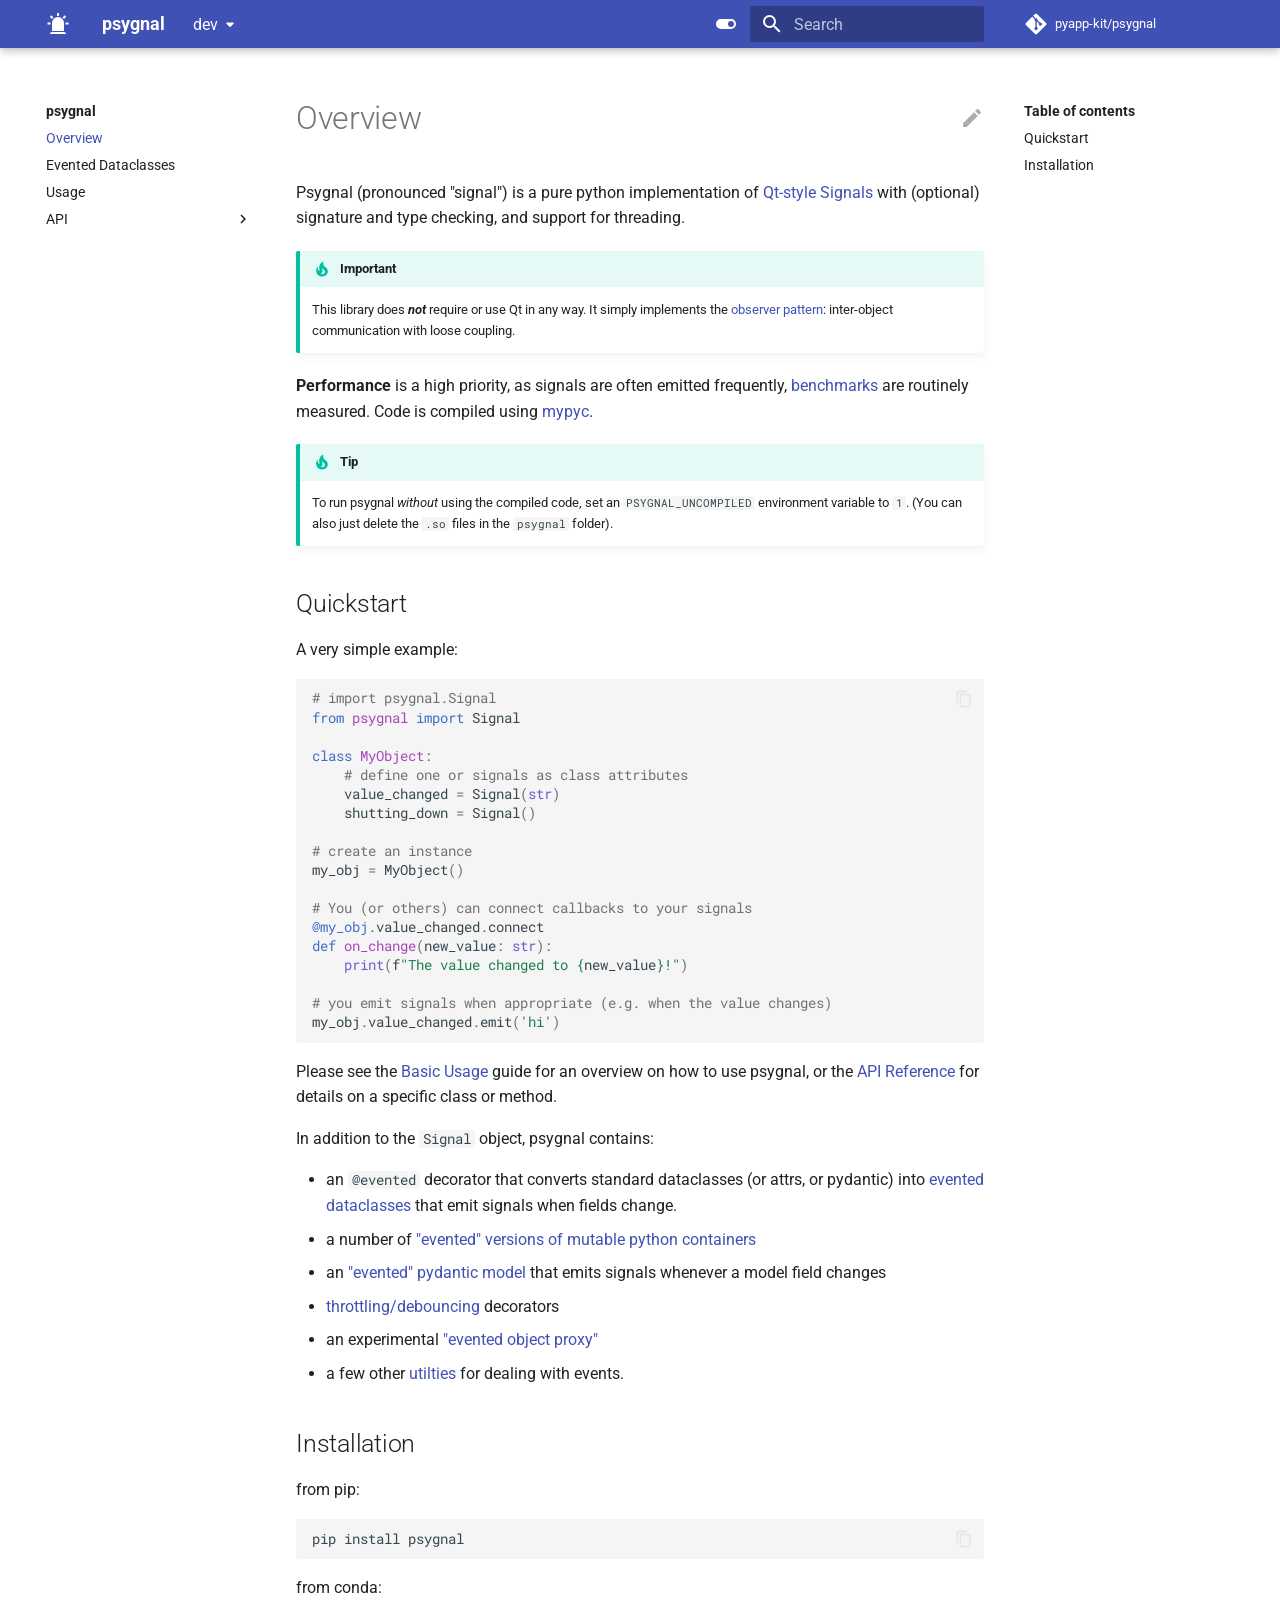
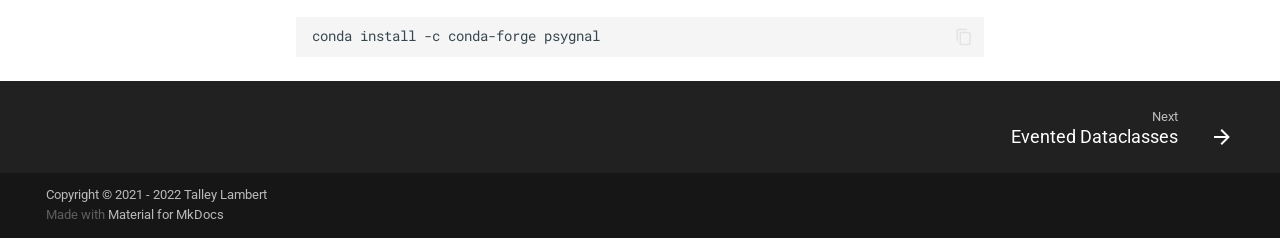
<file: dev/index.html>
<!doctype html><html lang=en class=no-js> <head><meta charset=utf-8><meta name=viewport content="width=device-width,initial-scale=1"><meta name=description content="Pure python callback/event system modeled after Qt Signals"><meta name=author content="Talley Lambert"><link href=https://github.com/pyapp-kit/psygnal/dev/ rel=canonical><link rel=icon href=assets/images/favicon.png><meta name=generator content="mkdocs-1.4.2, mkdocs-material-8.5.4"><title>psygnal</title><link rel=stylesheet href=assets/stylesheets/main.80dcb947.min.css><link rel=stylesheet href=assets/stylesheets/palette.cbb835fc.min.css><link rel=preconnect href=https://fonts.gstatic.com crossorigin><link rel=stylesheet href="https://fonts.googleapis.com/css?family=Roboto:300,300i,400,400i,700,700i%7CRoboto+Mono:400,400i,700,700i&display=fallback"><style>:root{--md-text-font:"Roboto";--md-code-font:"Roboto Mono"}</style><link rel=stylesheet href=assets/_mkdocstrings.css><link rel=stylesheet href=stylesheets/extra.css><script>__md_scope=new URL(".",location),__md_hash=e=>[...e].reduce((e,_)=>(e<<5)-e+_.charCodeAt(0),0),__md_get=(e,_=localStorage,t=__md_scope)=>JSON.parse(_.getItem(t.pathname+"."+e)),__md_set=(e,_,t=localStorage,a=__md_scope)=>{try{t.setItem(a.pathname+"."+e,JSON.stringify(_))}catch(e){}}</script></head> <body dir=ltr data-md-color-scheme=default data-md-color-primary=indigo data-md-color-accent=indigo> <script>var palette=__md_get("__palette");if(palette&&"object"==typeof palette.color)for(var key of Object.keys(palette.color))document.body.setAttribute("data-md-color-"+key,palette.color[key])</script> <input class=md-toggle data-md-toggle=drawer type=checkbox id=__drawer autocomplete=off> <input class=md-toggle data-md-toggle=search type=checkbox id=__search autocomplete=off> <label class=md-overlay for=__drawer></label> <div data-md-component=skip> <a href=#overview class=md-skip> Skip to content </a> </div> <div data-md-component=announce> </div> <div data-md-component=outdated hidden> </div> <header class=md-header data-md-component=header> <nav class="md-header__inner md-grid" aria-label=Header> <a href=. title=psygnal class="md-header__button md-logo" aria-label=psygnal data-md-component=logo> <svg xmlns=http://www.w3.org/2000/svg viewbox="0 0 24 24"><path d="M6 6.9 3.87 4.78l1.41-1.41L7.4 5.5 6 6.9M13 1v3h-2V1h2m7.13 3.78L18 6.9l-1.4-1.4 2.12-2.13 1.41 1.41M4.5 10.5v2h-3v-2h3m15 0h3v2h-3v-2M6 20h12a2 2 0 0 1 2 2H4a2 2 0 0 1 2-2m6-15a6 6 0 0 1 6 6v8H6v-8a6 6 0 0 1 6-6Z"/></svg> </a> <label class="md-header__button md-icon" for=__drawer> <svg xmlns=http://www.w3.org/2000/svg viewbox="0 0 24 24"><path d="M3 6h18v2H3V6m0 5h18v2H3v-2m0 5h18v2H3v-2Z"/></svg> </label> <div class=md-header__title data-md-component=header-title> <div class=md-header__ellipsis> <div class=md-header__topic> <span class=md-ellipsis> psygnal </span> </div> <div class=md-header__topic data-md-component=header-topic> <span class=md-ellipsis> Overview </span> </div> </div> </div> <form class=md-header__option data-md-component=palette> <input class=md-option data-md-color-media data-md-color-scheme=default data-md-color-primary=indigo data-md-color-accent=indigo aria-label="Switch to dark mode" type=radio name=__palette id=__palette_1> <label class="md-header__button md-icon" title="Switch to dark mode" for=__palette_2 hidden> <svg xmlns=http://www.w3.org/2000/svg viewbox="0 0 24 24"><path d="M17 7H7a5 5 0 0 0-5 5 5 5 0 0 0 5 5h10a5 5 0 0 0 5-5 5 5 0 0 0-5-5m0 8a3 3 0 0 1-3-3 3 3 0 0 1 3-3 3 3 0 0 1 3 3 3 3 0 0 1-3 3Z"/></svg> </label> <input class=md-option data-md-color-media data-md-color-scheme=slate data-md-color-primary=blue-grey data-md-color-accent=blue-grey aria-label="Switch to light mode" type=radio name=__palette id=__palette_2> <label class="md-header__button md-icon" title="Switch to light mode" for=__palette_1 hidden> <svg xmlns=http://www.w3.org/2000/svg viewbox="0 0 24 24"><path d="M17 6H7c-3.31 0-6 2.69-6 6s2.69 6 6 6h10c3.31 0 6-2.69 6-6s-2.69-6-6-6zm0 10H7c-2.21 0-4-1.79-4-4s1.79-4 4-4h10c2.21 0 4 1.79 4 4s-1.79 4-4 4zM7 9c-1.66 0-3 1.34-3 3s1.34 3 3 3 3-1.34 3-3-1.34-3-3-3z"/></svg> </label> </form> <label class="md-header__button md-icon" for=__search> <svg xmlns=http://www.w3.org/2000/svg viewbox="0 0 24 24"><path d="M9.5 3A6.5 6.5 0 0 1 16 9.5c0 1.61-.59 3.09-1.56 4.23l.27.27h.79l5 5-1.5 1.5-5-5v-.79l-.27-.27A6.516 6.516 0 0 1 9.5 16 6.5 6.5 0 0 1 3 9.5 6.5 6.5 0 0 1 9.5 3m0 2C7 5 5 7 5 9.5S7 14 9.5 14 14 12 14 9.5 12 5 9.5 5Z"/></svg> </label> <div class=md-search data-md-component=search role=dialog> <label class=md-search__overlay for=__search></label> <div class=md-search__inner role=search> <form class=md-search__form name=search> <input type=text class=md-search__input name=query aria-label=Search placeholder=Search autocapitalize=off autocorrect=off autocomplete=off spellcheck=false data-md-component=search-query required> <label class="md-search__icon md-icon" for=__search> <svg xmlns=http://www.w3.org/2000/svg viewbox="0 0 24 24"><path d="M9.5 3A6.5 6.5 0 0 1 16 9.5c0 1.61-.59 3.09-1.56 4.23l.27.27h.79l5 5-1.5 1.5-5-5v-.79l-.27-.27A6.516 6.516 0 0 1 9.5 16 6.5 6.5 0 0 1 3 9.5 6.5 6.5 0 0 1 9.5 3m0 2C7 5 5 7 5 9.5S7 14 9.5 14 14 12 14 9.5 12 5 9.5 5Z"/></svg> <svg xmlns=http://www.w3.org/2000/svg viewbox="0 0 24 24"><path d="M20 11v2H8l5.5 5.5-1.42 1.42L4.16 12l7.92-7.92L13.5 5.5 8 11h12Z"/></svg> </label> <nav class=md-search__options aria-label=Search> <button type=reset class="md-search__icon md-icon" title=Clear aria-label=Clear tabindex=-1> <svg xmlns=http://www.w3.org/2000/svg viewbox="0 0 24 24"><path d="M19 6.41 17.59 5 12 10.59 6.41 5 5 6.41 10.59 12 5 17.59 6.41 19 12 13.41 17.59 19 19 17.59 13.41 12 19 6.41Z"/></svg> </button> </nav> <div class=md-search__suggest data-md-component=search-suggest></div> </form> <div class=md-search__output> <div class=md-search__scrollwrap data-md-scrollfix> <div class=md-search-result data-md-component=search-result> <div class=md-search-result__meta> Initializing search </div> <ol class=md-search-result__list></ol> </div> </div> </div> </div> </div> <div class=md-header__source> <a href=https://github.com/pyapp-kit/psygnal title="Go to repository" class=md-source data-md-component=source> <div class="md-source__icon md-icon"> <svg xmlns=http://www.w3.org/2000/svg viewbox="0 0 448 512"><!-- Font Awesome Free 6.2.0 by @fontawesome - https://fontawesome.com License - https://fontawesome.com/license/free (Icons: CC BY 4.0, Fonts: SIL OFL 1.1, Code: MIT License) Copyright 2022 Fonticons, Inc.--><path d="M439.55 236.05 244 40.45a28.87 28.87 0 0 0-40.81 0l-40.66 40.63 51.52 51.52c27.06-9.14 52.68 16.77 43.39 43.68l49.66 49.66c34.23-11.8 61.18 31 35.47 56.69-26.49 26.49-70.21-2.87-56-37.34L240.22 199v121.85c25.3 12.54 22.26 41.85 9.08 55a34.34 34.34 0 0 1-48.55 0c-17.57-17.6-11.07-46.91 11.25-56v-123c-20.8-8.51-24.6-30.74-18.64-45L142.57 101 8.45 235.14a28.86 28.86 0 0 0 0 40.81l195.61 195.6a28.86 28.86 0 0 0 40.8 0l194.69-194.69a28.86 28.86 0 0 0 0-40.81z"/></svg> </div> <div class=md-source__repository> pyapp-kit/psygnal </div> </a> </div> </nav> </header> <div class=md-container data-md-component=container> <main class=md-main data-md-component=main> <div class="md-main__inner md-grid"> <div class="md-sidebar md-sidebar--primary" data-md-component=sidebar data-md-type=navigation> <div class=md-sidebar__scrollwrap> <div class=md-sidebar__inner> <nav class="md-nav md-nav--primary" aria-label=Navigation data-md-level=0> <label class=md-nav__title for=__drawer> <a href=. title=psygnal class="md-nav__button md-logo" aria-label=psygnal data-md-component=logo> <svg xmlns=http://www.w3.org/2000/svg viewbox="0 0 24 24"><path d="M6 6.9 3.87 4.78l1.41-1.41L7.4 5.5 6 6.9M13 1v3h-2V1h2m7.13 3.78L18 6.9l-1.4-1.4 2.12-2.13 1.41 1.41M4.5 10.5v2h-3v-2h3m15 0h3v2h-3v-2M6 20h12a2 2 0 0 1 2 2H4a2 2 0 0 1 2-2m6-15a6 6 0 0 1 6 6v8H6v-8a6 6 0 0 1 6-6Z"/></svg> </a> psygnal </label> <div class=md-nav__source> <a href=https://github.com/pyapp-kit/psygnal title="Go to repository" class=md-source data-md-component=source> <div class="md-source__icon md-icon"> <svg xmlns=http://www.w3.org/2000/svg viewbox="0 0 448 512"><!-- Font Awesome Free 6.2.0 by @fontawesome - https://fontawesome.com License - https://fontawesome.com/license/free (Icons: CC BY 4.0, Fonts: SIL OFL 1.1, Code: MIT License) Copyright 2022 Fonticons, Inc.--><path d="M439.55 236.05 244 40.45a28.87 28.87 0 0 0-40.81 0l-40.66 40.63 51.52 51.52c27.06-9.14 52.68 16.77 43.39 43.68l49.66 49.66c34.23-11.8 61.18 31 35.47 56.69-26.49 26.49-70.21-2.87-56-37.34L240.22 199v121.85c25.3 12.54 22.26 41.85 9.08 55a34.34 34.34 0 0 1-48.55 0c-17.57-17.6-11.07-46.91 11.25-56v-123c-20.8-8.51-24.6-30.74-18.64-45L142.57 101 8.45 235.14a28.86 28.86 0 0 0 0 40.81l195.61 195.6a28.86 28.86 0 0 0 40.8 0l194.69-194.69a28.86 28.86 0 0 0 0-40.81z"/></svg> </div> <div class=md-source__repository> pyapp-kit/psygnal </div> </a> </div> <ul class=md-nav__list data-md-scrollfix> <li class="md-nav__item md-nav__item--active"> <input class="md-nav__toggle md-toggle" data-md-toggle=toc type=checkbox id=__toc> <label class="md-nav__link md-nav__link--active" for=__toc> Overview <span class="md-nav__icon md-icon"></span> </label> <a href=. class="md-nav__link md-nav__link--active"> Overview </a> <nav class="md-nav md-nav--secondary" aria-label="Table of contents"> <label class=md-nav__title for=__toc> <span class="md-nav__icon md-icon"></span> Table of contents </label> <ul class=md-nav__list data-md-component=toc data-md-scrollfix> <li class=md-nav__item> <a href=#quickstart class=md-nav__link> Quickstart </a> </li> <li class=md-nav__item> <a href=#installation class=md-nav__link> Installation </a> </li> </ul> </nav> </li> <li class=md-nav__item> <a href=dataclasses/ class=md-nav__link> Evented Dataclasses </a> </li> <li class=md-nav__item> <a href=usage/ class=md-nav__link> Usage </a> </li> <li class="md-nav__item md-nav__item--nested"> <input class="md-nav__toggle md-toggle" data-md-toggle=__nav_4 type=checkbox id=__nav_4> <label class=md-nav__link for=__nav_4> API <span class="md-nav__icon md-icon"></span> </label> <nav class=md-nav aria-label=API data-md-level=1> <label class=md-nav__title for=__nav_4> <span class="md-nav__icon md-icon"></span> API </label> <ul class=md-nav__list data-md-scrollfix> <li class=md-nav__item> <a href=API/ class=md-nav__link> Signal API </a> </li> <li class=md-nav__item> <a href=API/containers/ class=md-nav__link> Evented Containers </a> </li> <li class=md-nav__item> <a href=API/evented/ class=md-nav__link> Evented Decorator </a> </li> <li class=md-nav__item> <a href=API/model/ class=md-nav__link> Evented Model </a> </li> <li class=md-nav__item> <a href=API/proxy/ class=md-nav__link> Proxy Objects </a> </li> <li class=md-nav__item> <a href=API/throttler/ class=md-nav__link> Throttling & Debouncing </a> </li> <li class=md-nav__item> <a href=API/utilities/ class=md-nav__link> Utilities </a> </li> </ul> </nav> </li> </ul> </nav> </div> </div> </div> <div class="md-sidebar md-sidebar--secondary" data-md-component=sidebar data-md-type=toc> <div class=md-sidebar__scrollwrap> <div class=md-sidebar__inner> <nav class="md-nav md-nav--secondary" aria-label="Table of contents"> <label class=md-nav__title for=__toc> <span class="md-nav__icon md-icon"></span> Table of contents </label> <ul class=md-nav__list data-md-component=toc data-md-scrollfix> <li class=md-nav__item> <a href=#quickstart class=md-nav__link> Quickstart </a> </li> <li class=md-nav__item> <a href=#installation class=md-nav__link> Installation </a> </li> </ul> </nav> </div> </div> </div> <div class=md-content data-md-component=content> <article class="md-content__inner md-typeset"> <a href=https://github.com/pyapp-kit/psygnal/edit/master/docs/index.md title="Edit this page" class="md-content__button md-icon"> <svg xmlns=http://www.w3.org/2000/svg viewbox="0 0 24 24"><path d="M20.71 7.04c.39-.39.39-1.04 0-1.41l-2.34-2.34c-.37-.39-1.02-.39-1.41 0l-1.84 1.83 3.75 3.75M3 17.25V21h3.75L17.81 9.93l-3.75-3.75L3 17.25Z"/></svg> </a> <h1 id=overview>Overview<a class=headerlink href=#overview title="Permanent link">#</a></h1> <p>Psygnal (pronounced "signal") is a pure python implementation of <a href=https://doc.qt.io/qt-5/signalsandslots.html>Qt-style Signals</a> with (optional) signature and type checking, and support for threading.</p> <div class="admonition important"> <p class=admonition-title>Important</p> <p>This library does <strong><em>not</em></strong> require or use Qt in any way. It simply implements the <a href=https://en.wikipedia.org/wiki/Observer_pattern>observer pattern</a>: inter-object communication with loose coupling.</p> </div> <p><strong>Performance</strong> is a high priority, as signals are often emitted frequently, <a href=https://www.talleylambert.com/psygnal/ >benchmarks</a> are routinely measured. Code is compiled using <a href=https://mypyc.readthedocs.io/en/latest/index.html>mypyc</a>.</p> <div class="admonition tip"> <p class=admonition-title>Tip</p> <p>To run psygnal <em>without</em> using the compiled code, set an <code>PSYGNAL_UNCOMPILED</code> environment variable to <code>1</code>. (You can also just delete the <code>.so</code> files in the <code>psygnal</code> folder).</p> </div> <h2 id=quickstart>Quickstart<a class=headerlink href=#quickstart title="Permanent link">#</a></h2> <p>A very simple example:</p> <div class=highlight><pre><span></span><code><span class=c1># import psygnal.Signal</span>
<span class=kn>from</span> <span class=nn>psygnal</span> <span class=kn>import</span> <span class=n>Signal</span>

<span class=k>class</span> <span class=nc>MyObject</span><span class=p>:</span>
    <span class=c1># define one or signals as class attributes</span>
    <span class=n>value_changed</span> <span class=o>=</span> <span class=n>Signal</span><span class=p>(</span><span class=nb>str</span><span class=p>)</span>
    <span class=n>shutting_down</span> <span class=o>=</span> <span class=n>Signal</span><span class=p>()</span>

<span class=c1># create an instance</span>
<span class=n>my_obj</span> <span class=o>=</span> <span class=n>MyObject</span><span class=p>()</span>

<span class=c1># You (or others) can connect callbacks to your signals</span>
<span class=nd>@my_obj</span><span class=o>.</span><span class=n>value_changed</span><span class=o>.</span><span class=n>connect</span>
<span class=k>def</span> <span class=nf>on_change</span><span class=p>(</span><span class=n>new_value</span><span class=p>:</span> <span class=nb>str</span><span class=p>):</span>
    <span class=nb>print</span><span class=p>(</span><span class=sa>f</span><span class=s2>&quot;The value changed to </span><span class=si>{</span><span class=n>new_value</span><span class=si>}</span><span class=s2>!&quot;</span><span class=p>)</span>

<span class=c1># you emit signals when appropriate (e.g. when the value changes)</span>
<span class=n>my_obj</span><span class=o>.</span><span class=n>value_changed</span><span class=o>.</span><span class=n>emit</span><span class=p>(</span><span class=s1>&#39;hi&#39;</span><span class=p>)</span>
</code></pre></div> <p>Please see the <a href=usage/ >Basic Usage</a> guide for an overview on how to use psygnal, or the <a href=API/ >API Reference</a> for details on a specific class or method.</p> <p>In addition to the <code>Signal</code> object, psygnal contains:</p> <ul> <li>an <code>@evented</code> decorator that converts standard dataclasses (or attrs, or pydantic) into <a href=dataclasses/ >evented dataclasses</a> that emit signals when fields change.</li> <li>a number of <a href=API/containers/ >"evented" versions of mutable python containers</a></li> <li>an <a href=API/model/ >"evented" pydantic model</a> that emits signals whenever a model field changes</li> <li><a href=API/throttler/ >throttling/debouncing</a> decorators</li> <li>an experimental <a href=API/proxy/ >"evented object proxy"</a></li> <li>a few other <a href=API/utilities/ >utilties</a> for dealing with events.</li> </ul> <h2 id=installation>Installation<a class=headerlink href=#installation title="Permanent link">#</a></h2> <p>from pip:</p> <div class=highlight><pre><span></span><code>pip install psygnal
</code></pre></div> <p>from conda:</p> <div class=highlight><pre><span></span><code>conda install -c conda-forge psygnal
</code></pre></div> </article> </div> <script>var tabs=__md_get("__tabs");if(Array.isArray(tabs))e:for(var set of document.querySelectorAll(".tabbed-set")){var tab,labels=set.querySelector(".tabbed-labels");for(tab of tabs)for(var label of labels.getElementsByTagName("label"))if(label.innerText.trim()===tab){var input=document.getElementById(label.htmlFor);input.checked=!0;continue e}}</script> </div> </main> <footer class=md-footer> <nav class="md-footer__inner md-grid" aria-label=Footer> <a href=dataclasses/ class="md-footer__link md-footer__link--next" aria-label="Next: Evented Dataclasses" rel=next> <div class=md-footer__title> <div class=md-ellipsis> <span class=md-footer__direction> Next </span> Evented Dataclasses </div> </div> <div class="md-footer__button md-icon"> <svg xmlns=http://www.w3.org/2000/svg viewbox="0 0 24 24"><path d="M4 11v2h12l-5.5 5.5 1.42 1.42L19.84 12l-7.92-7.92L10.5 5.5 16 11H4Z"/></svg> </div> </a> </nav> <div class="md-footer-meta md-typeset"> <div class="md-footer-meta__inner md-grid"> <div class=md-copyright> <div class=md-copyright__highlight> Copyright &copy; 2021 - 2022 Talley Lambert </div> Made with <a href=https://squidfunk.github.io/mkdocs-material/ target=_blank rel=noopener> Material for MkDocs </a> </div> </div> </div> </footer> </div> <div class=md-dialog data-md-component=dialog> <div class="md-dialog__inner md-typeset"></div> </div> <script id=__config type=application/json>{"base": ".", "features": ["navigation.instant", "search.highlight", "search.suggest", "content.tabs.link"], "search": "assets/javascripts/workers/search.5bf1dace.min.js", "translations": {"clipboard.copied": "Copied to clipboard", "clipboard.copy": "Copy to clipboard", "search.config.lang": "en", "search.config.pipeline": "trimmer, stopWordFilter", "search.config.separator": "[\\s\\-]+", "search.placeholder": "Search", "search.result.more.one": "1 more on this page", "search.result.more.other": "# more on this page", "search.result.none": "No matching documents", "search.result.one": "1 matching document", "search.result.other": "# matching documents", "search.result.placeholder": "Type to start searching", "search.result.term.missing": "Missing", "select.version.title": "Select version"}, "version": {"provider": "mike"}}</script> <script src=assets/javascripts/bundle.078830c0.min.js></script> </body> </html>
</file>
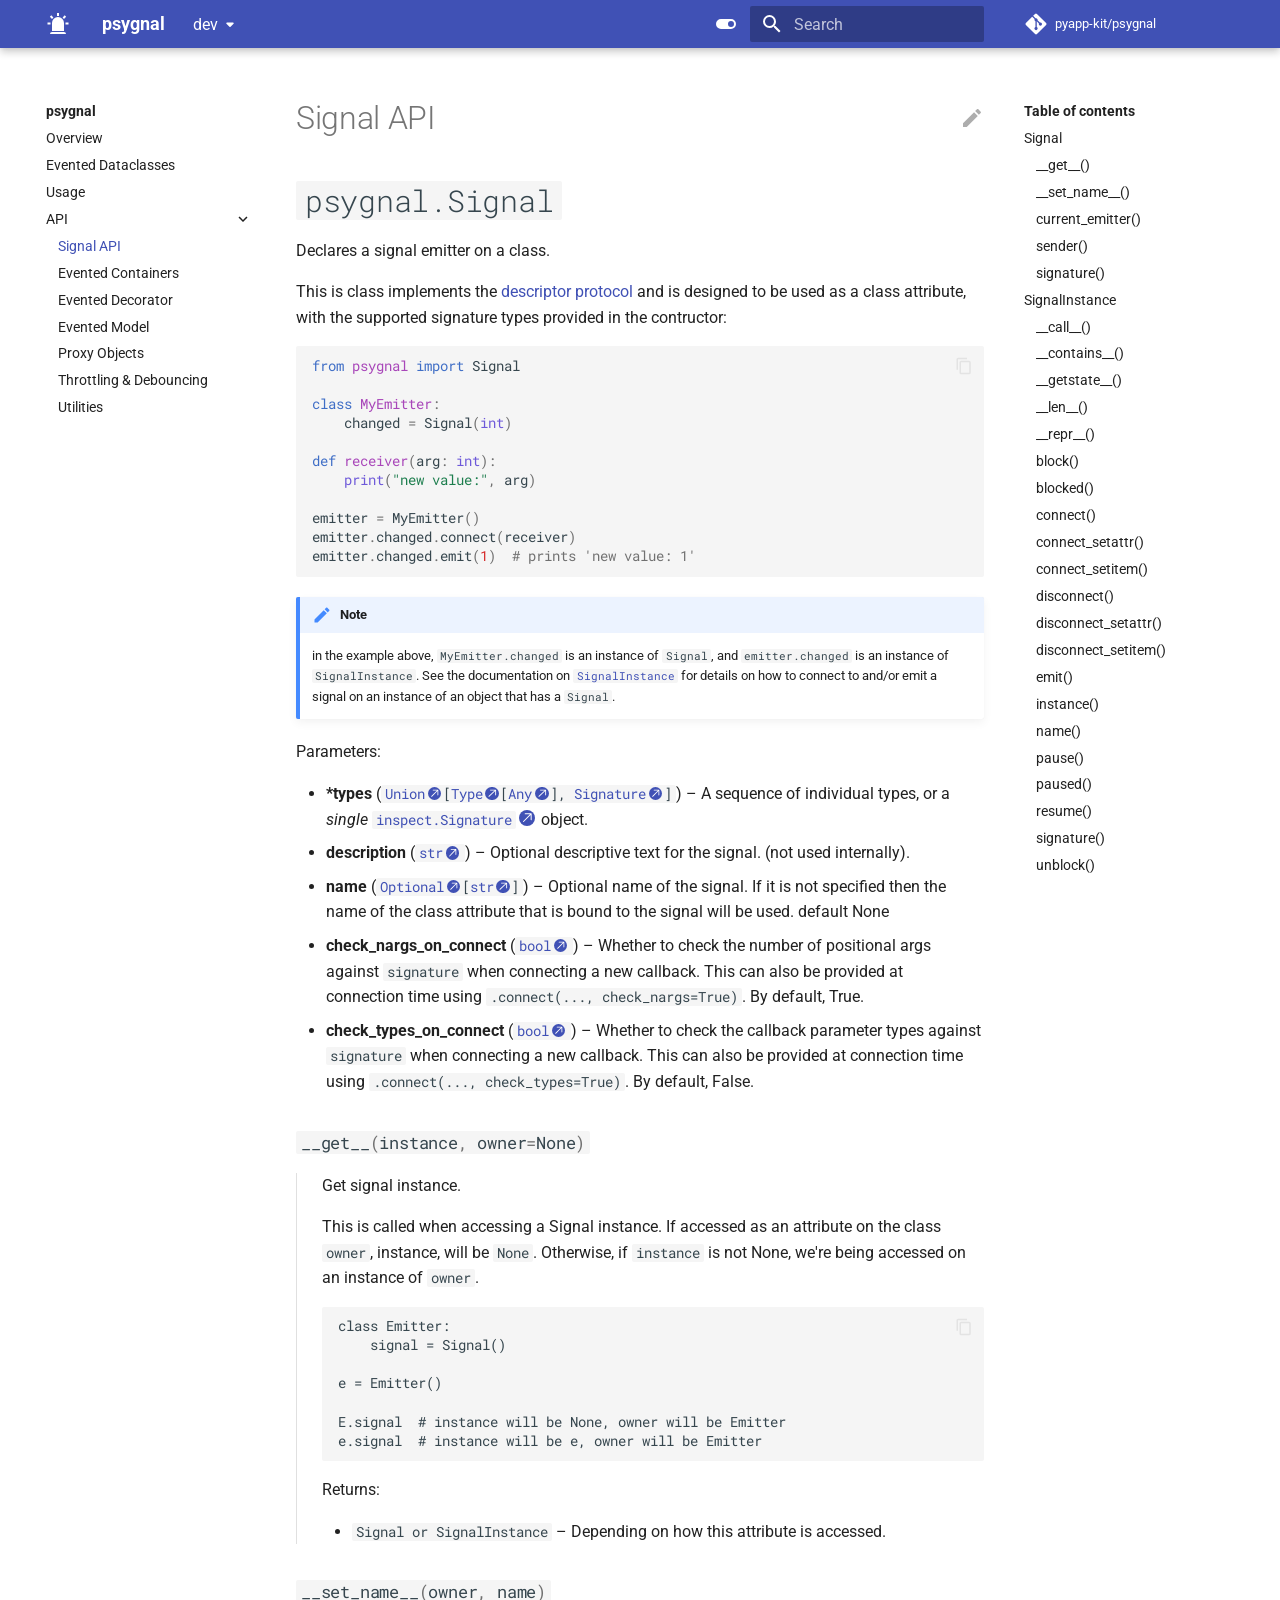
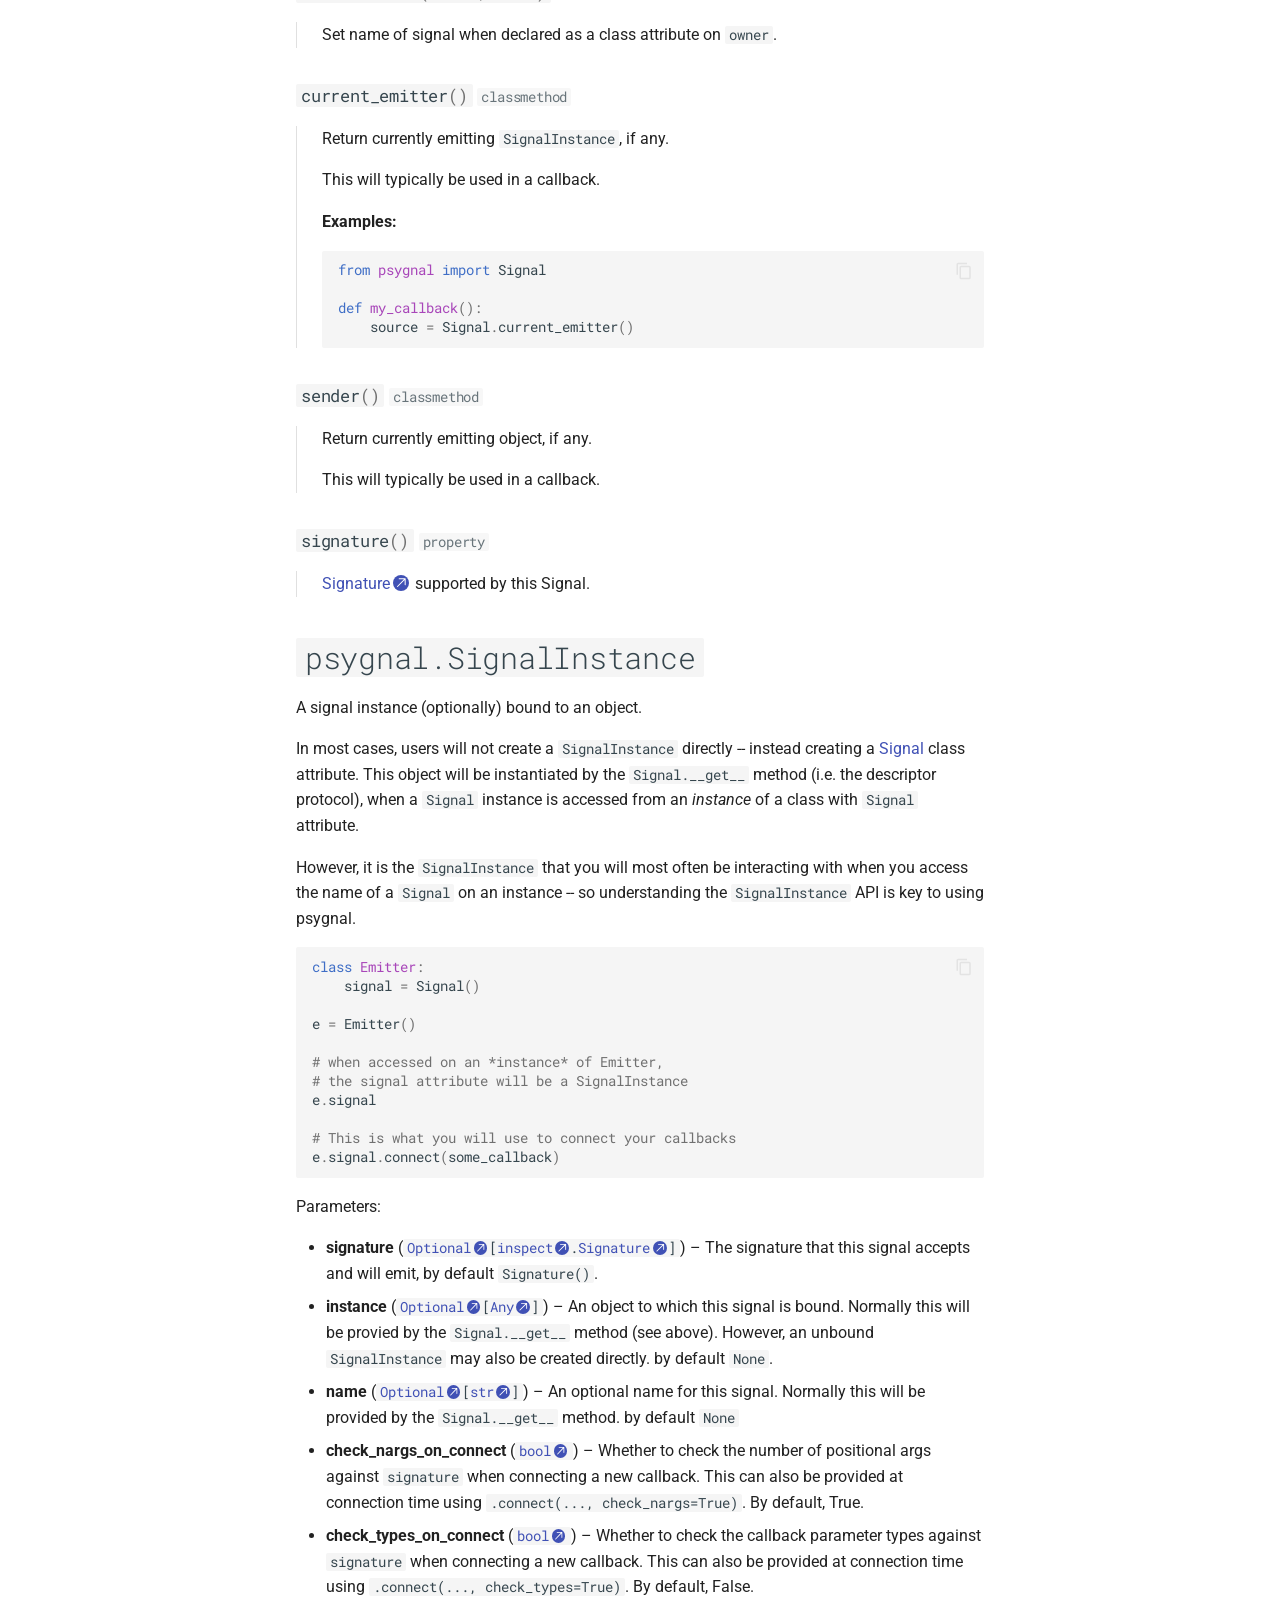
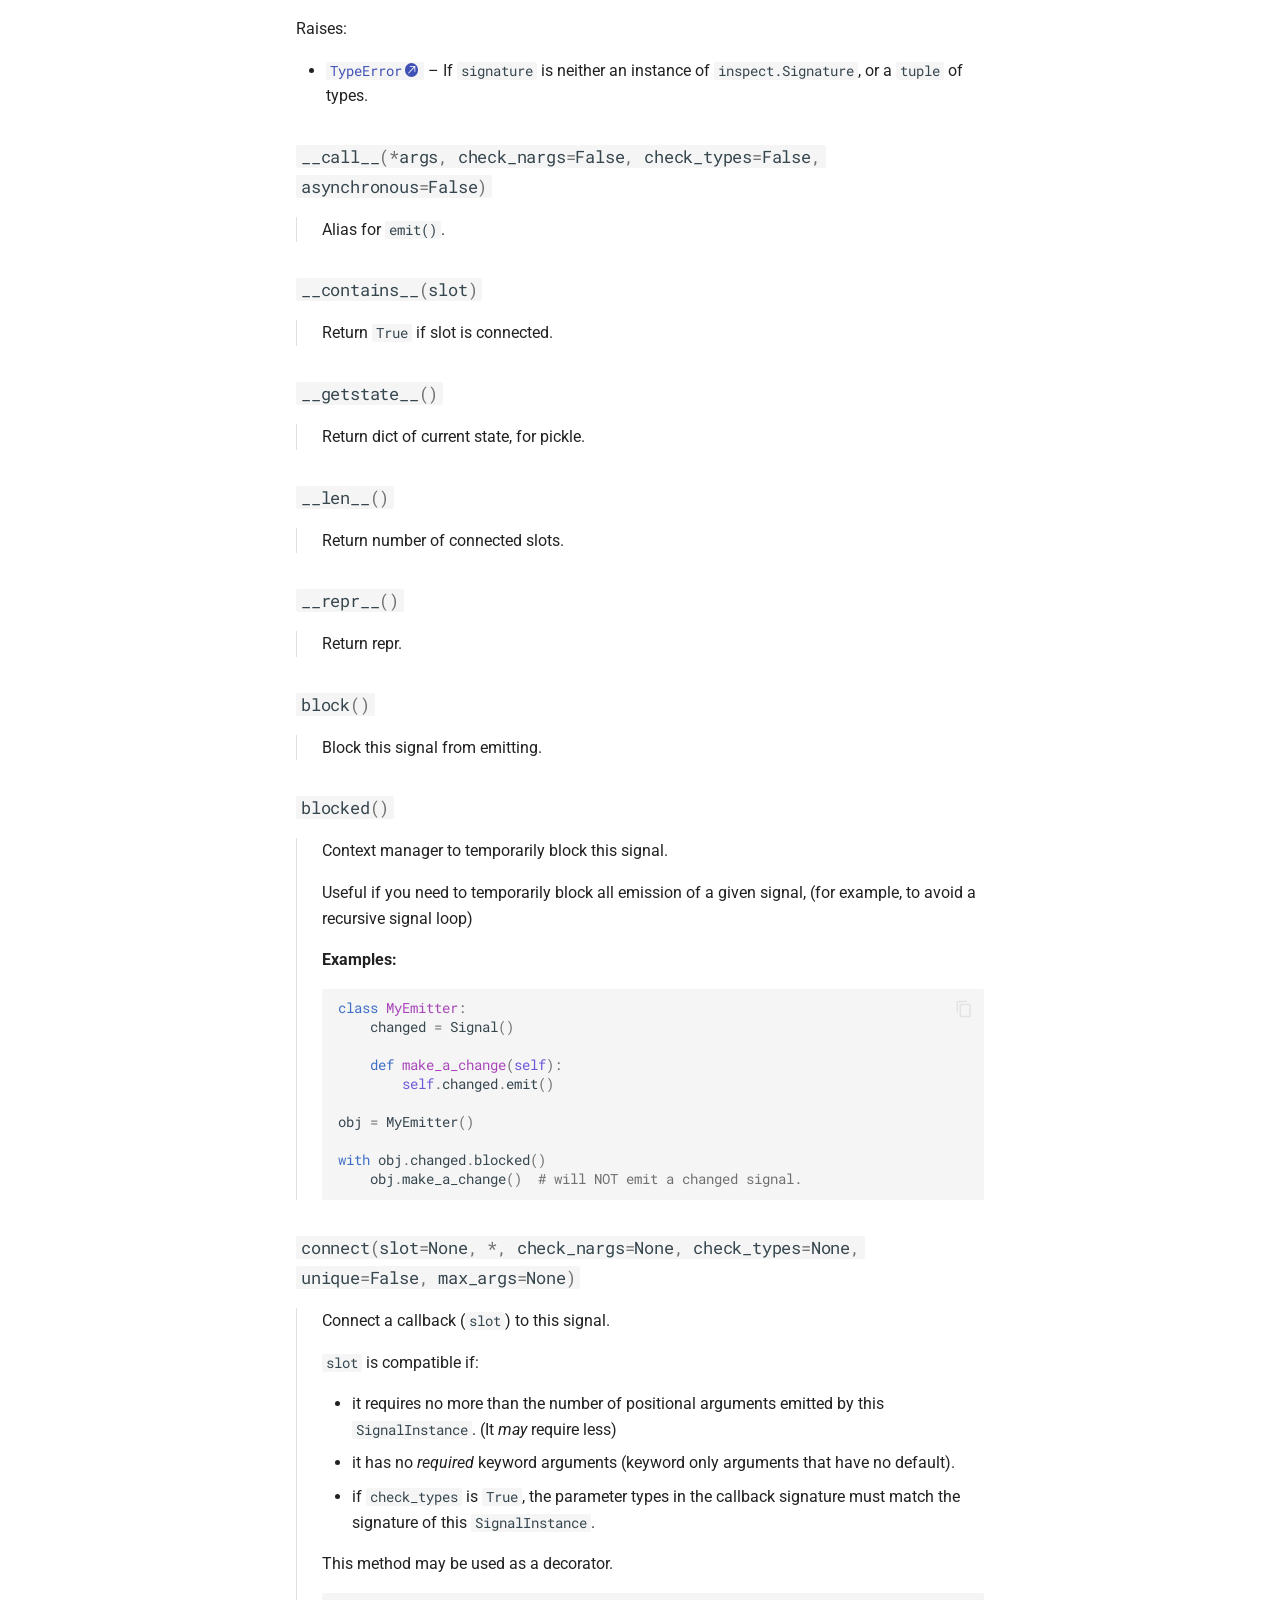
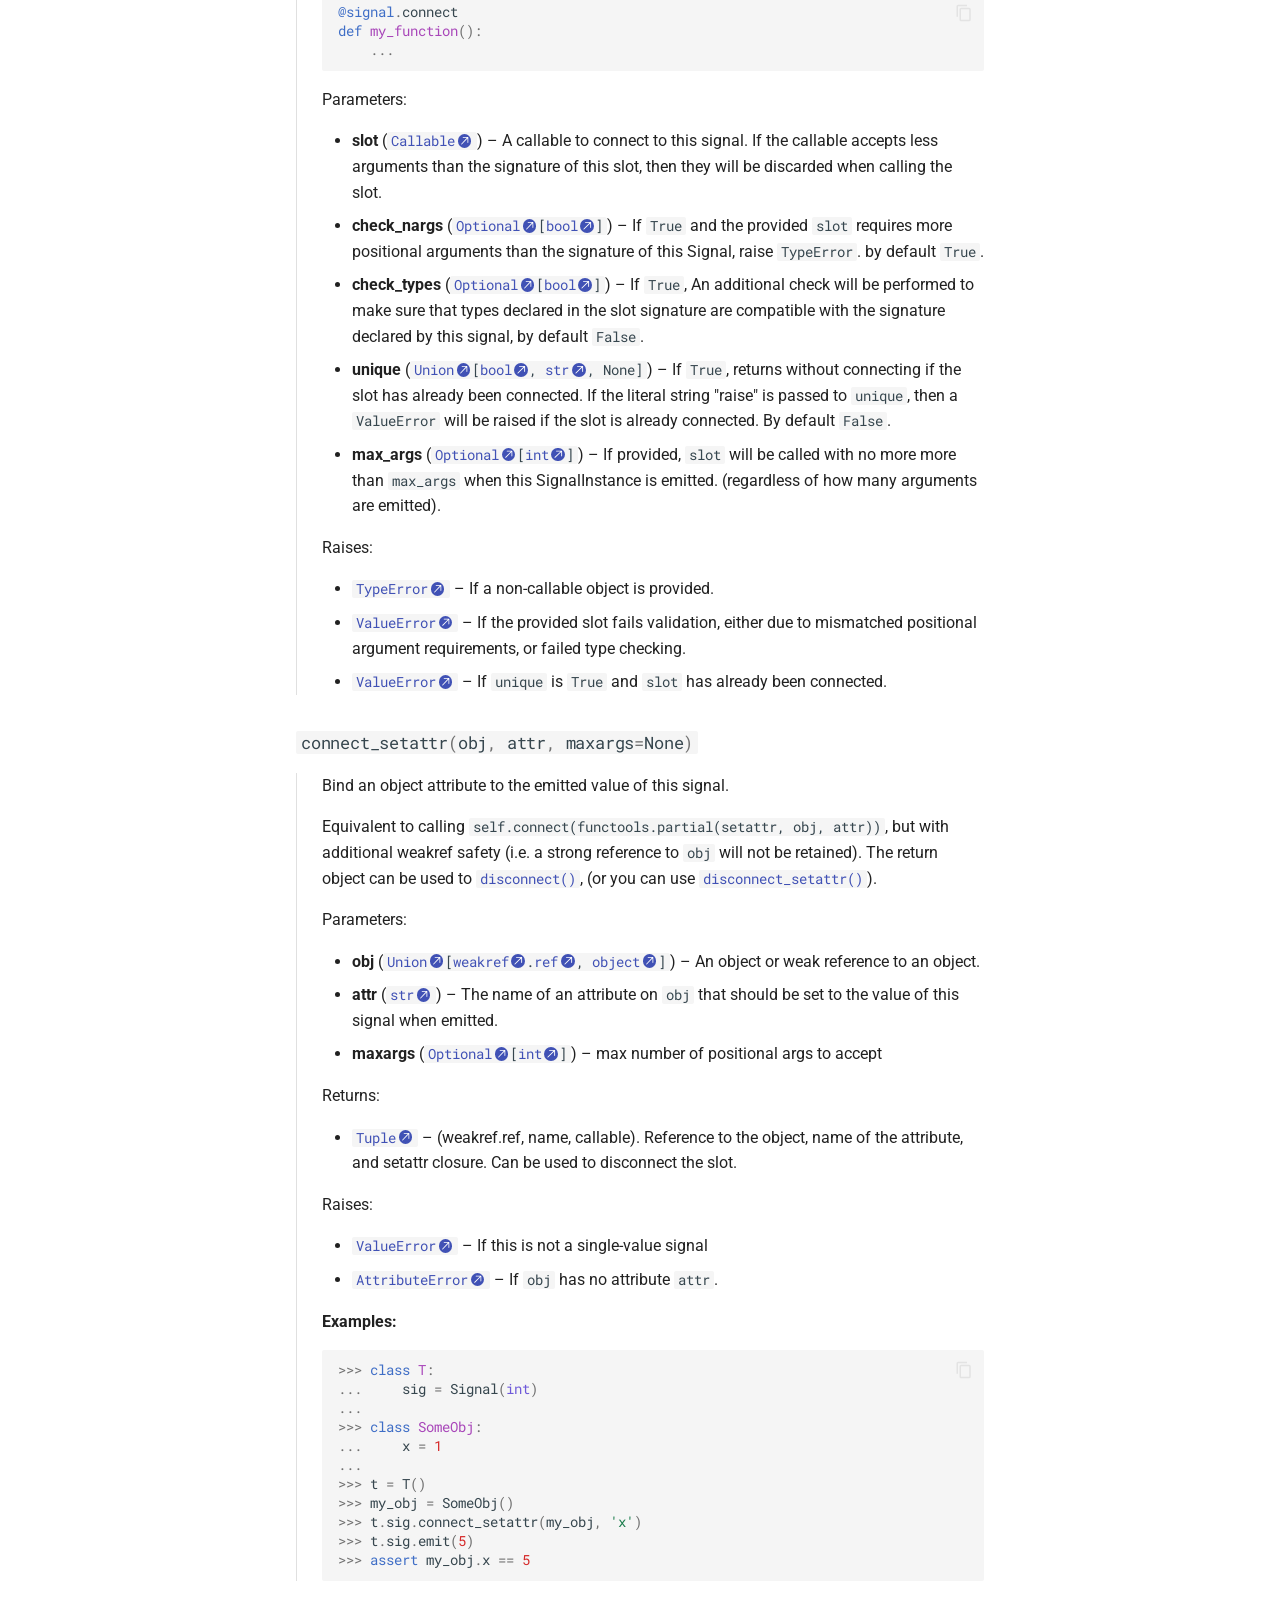
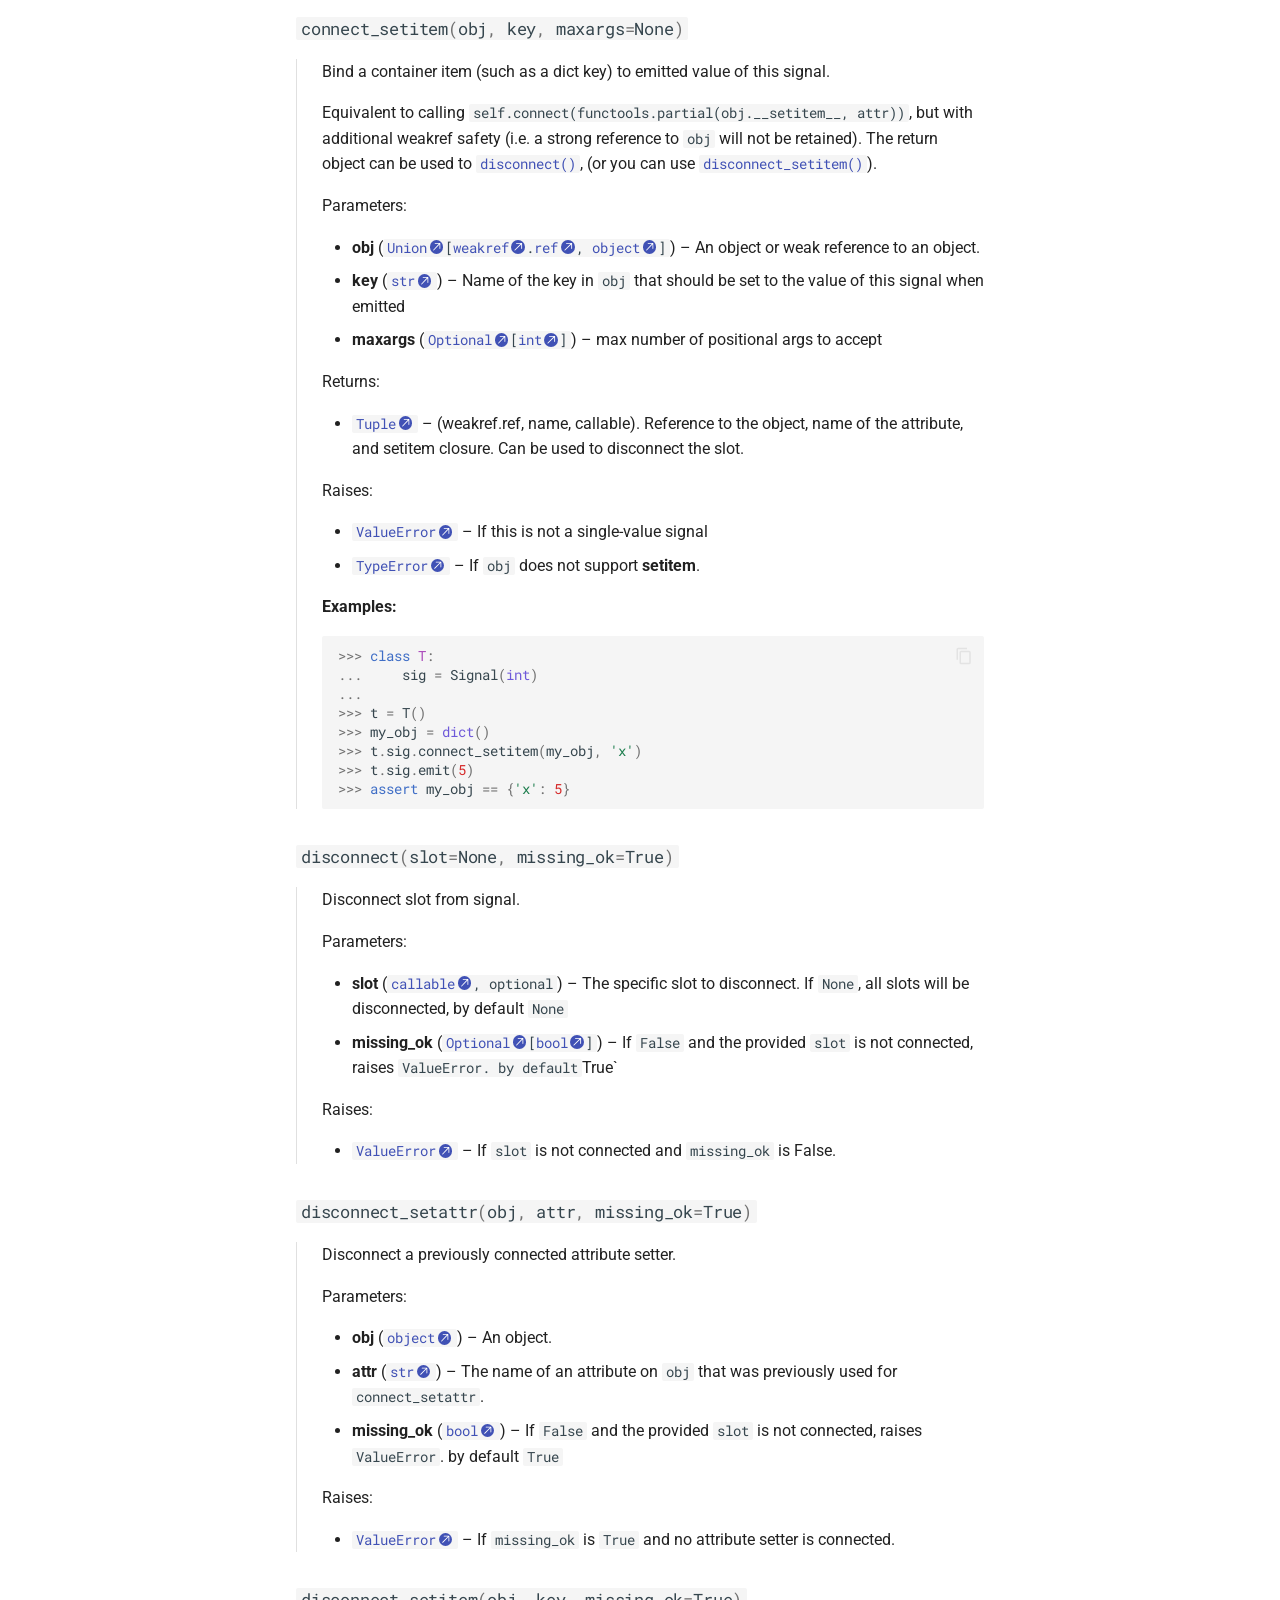
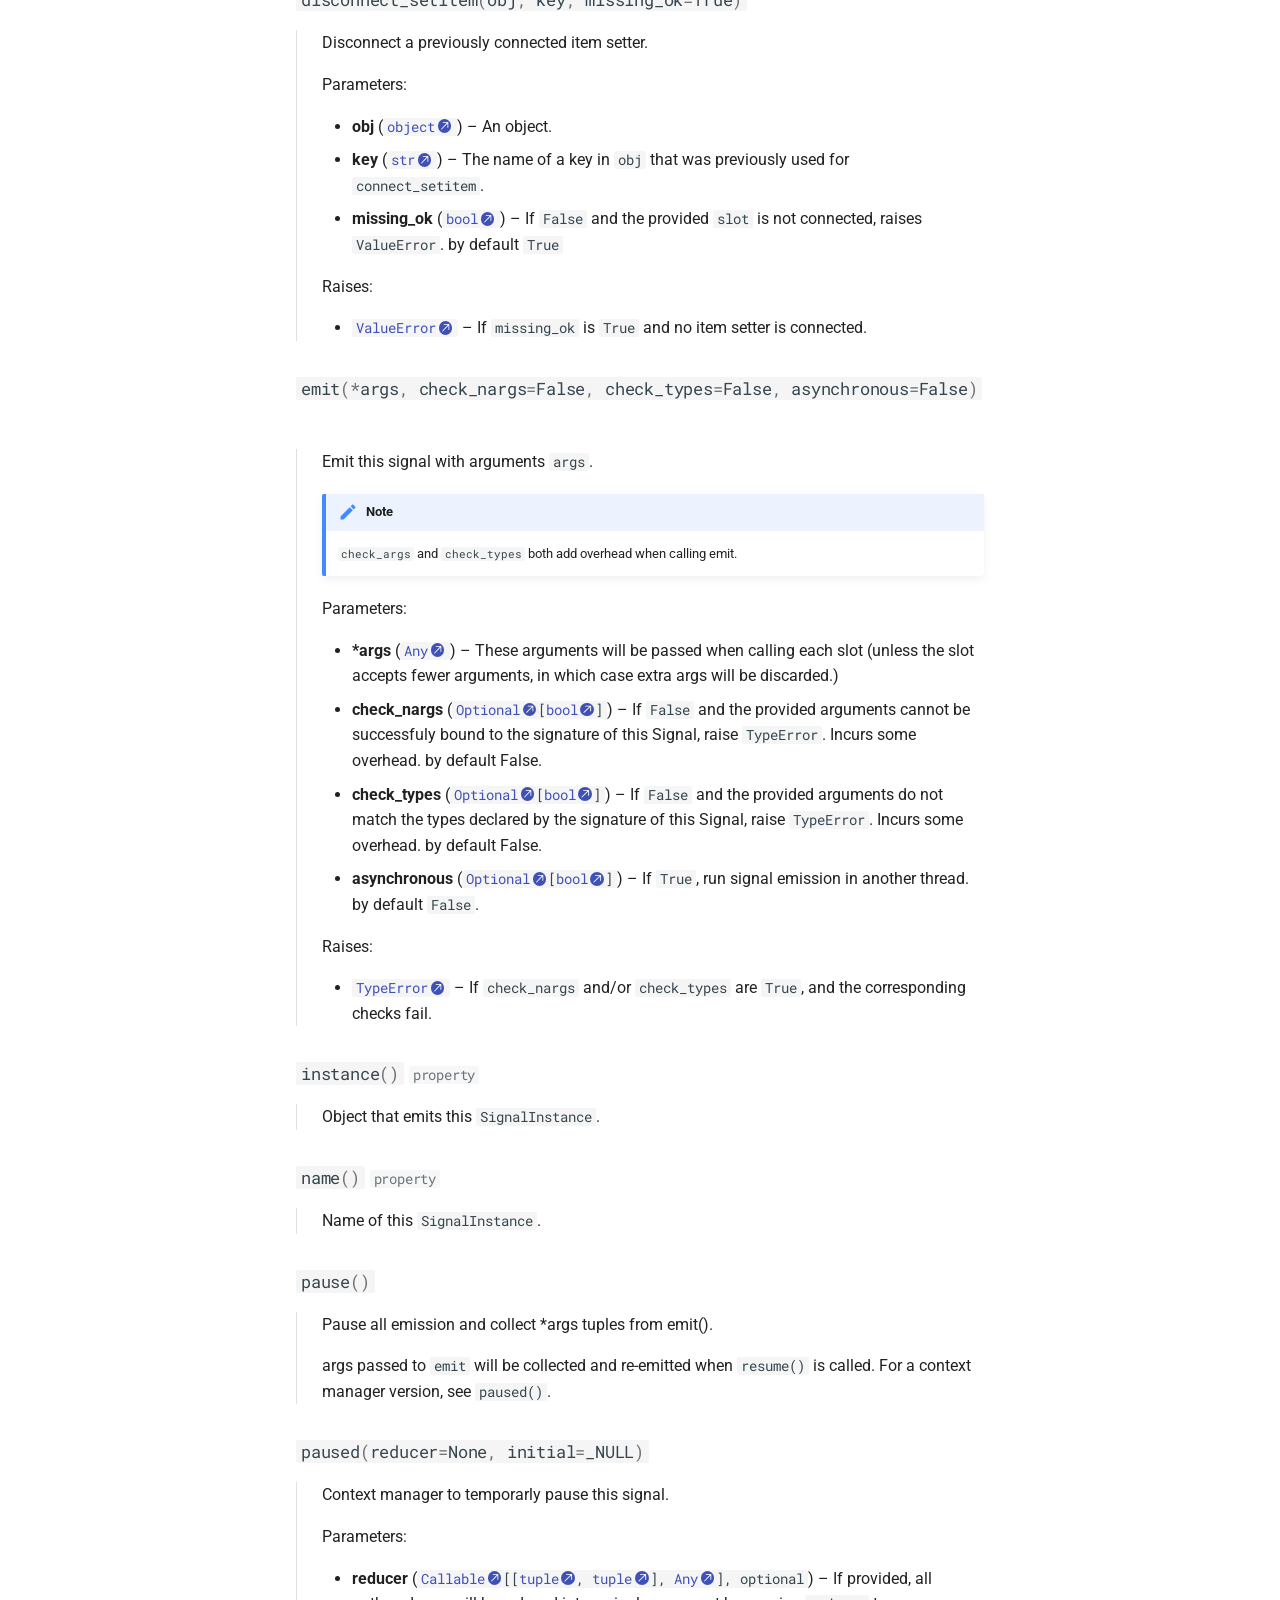
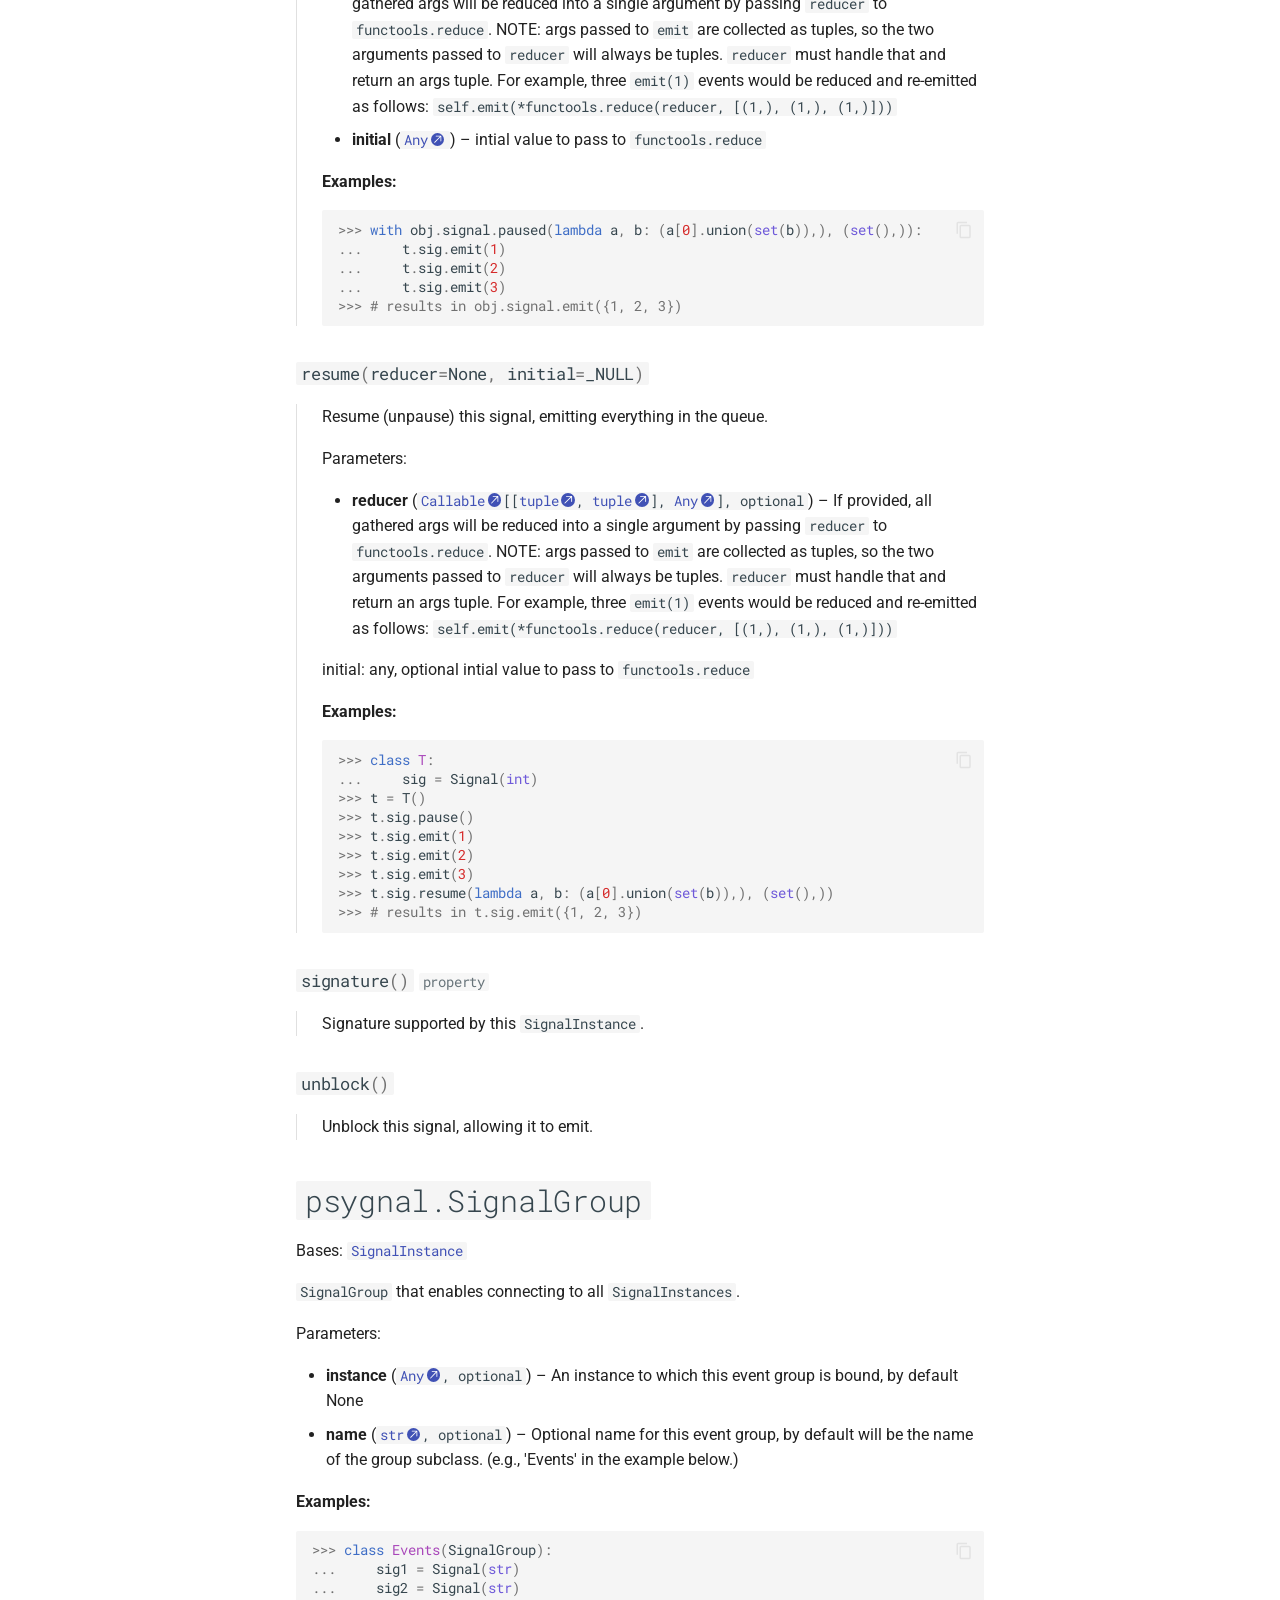
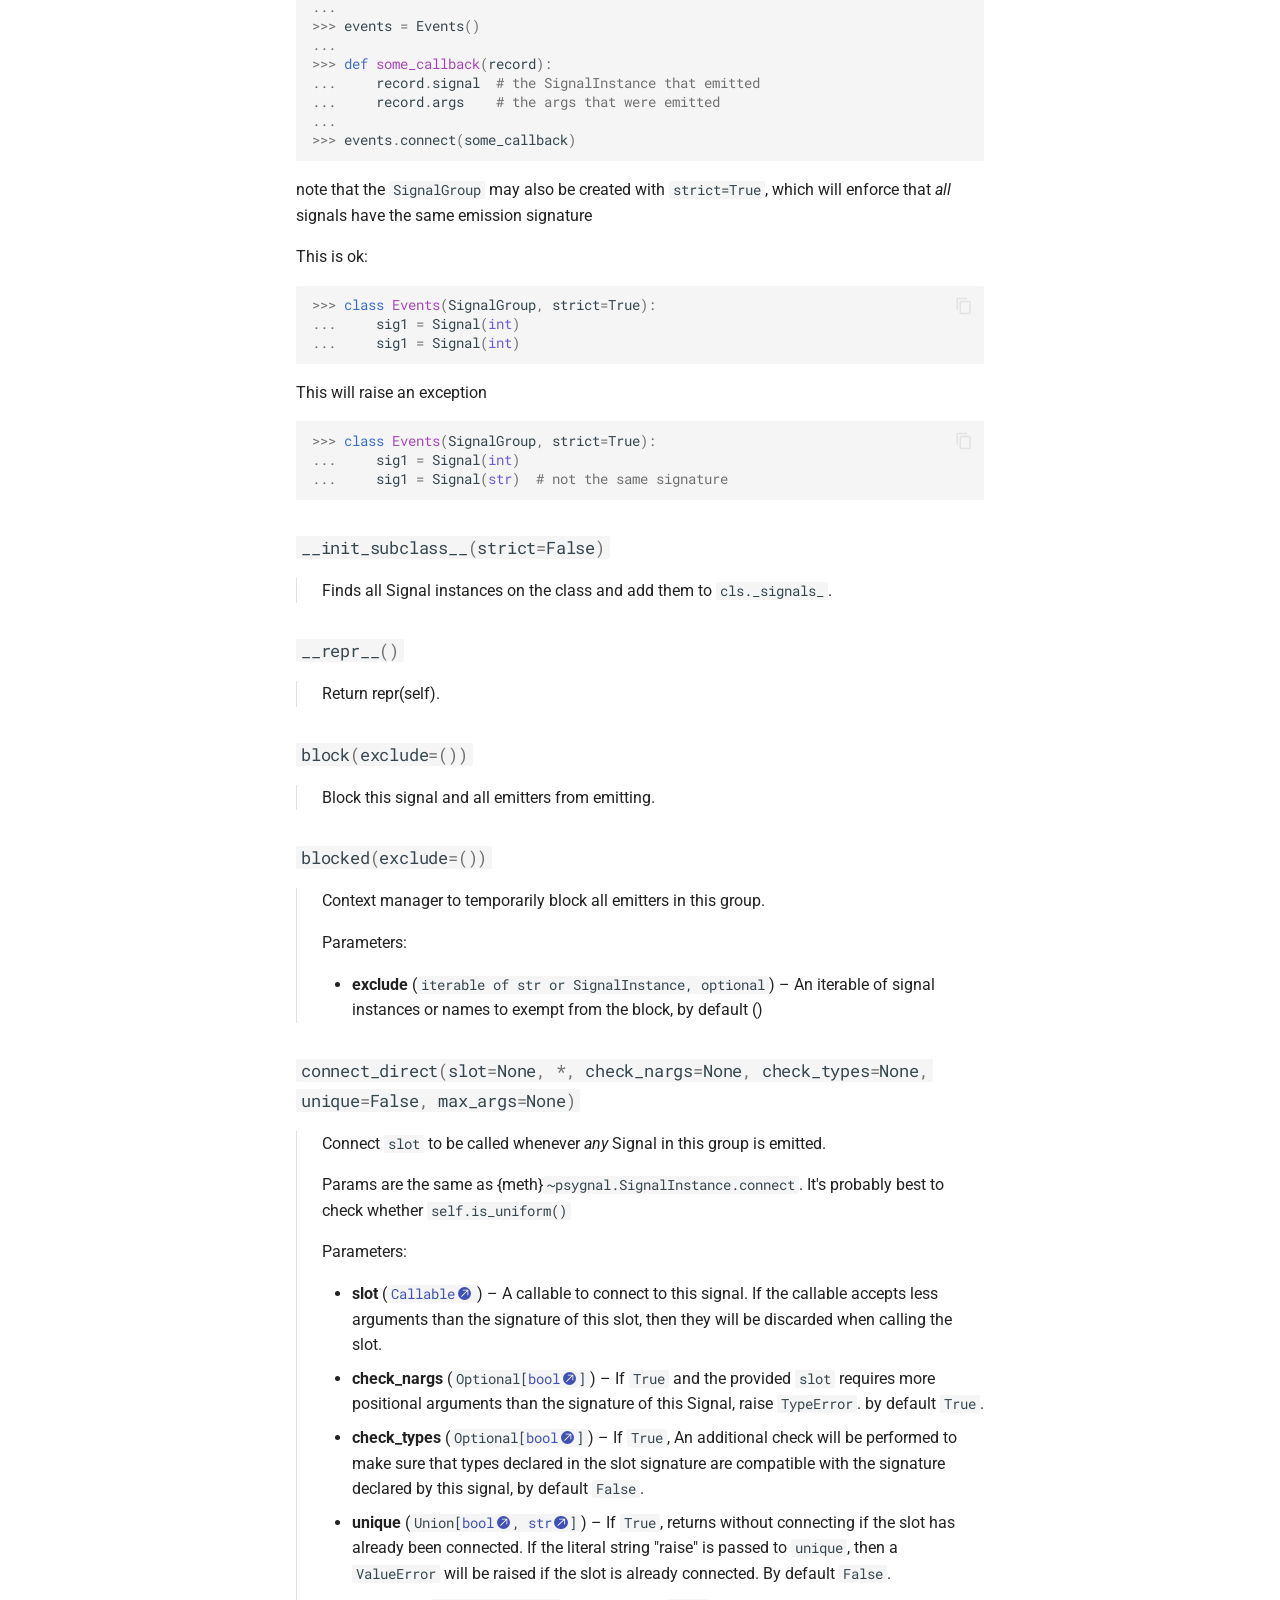
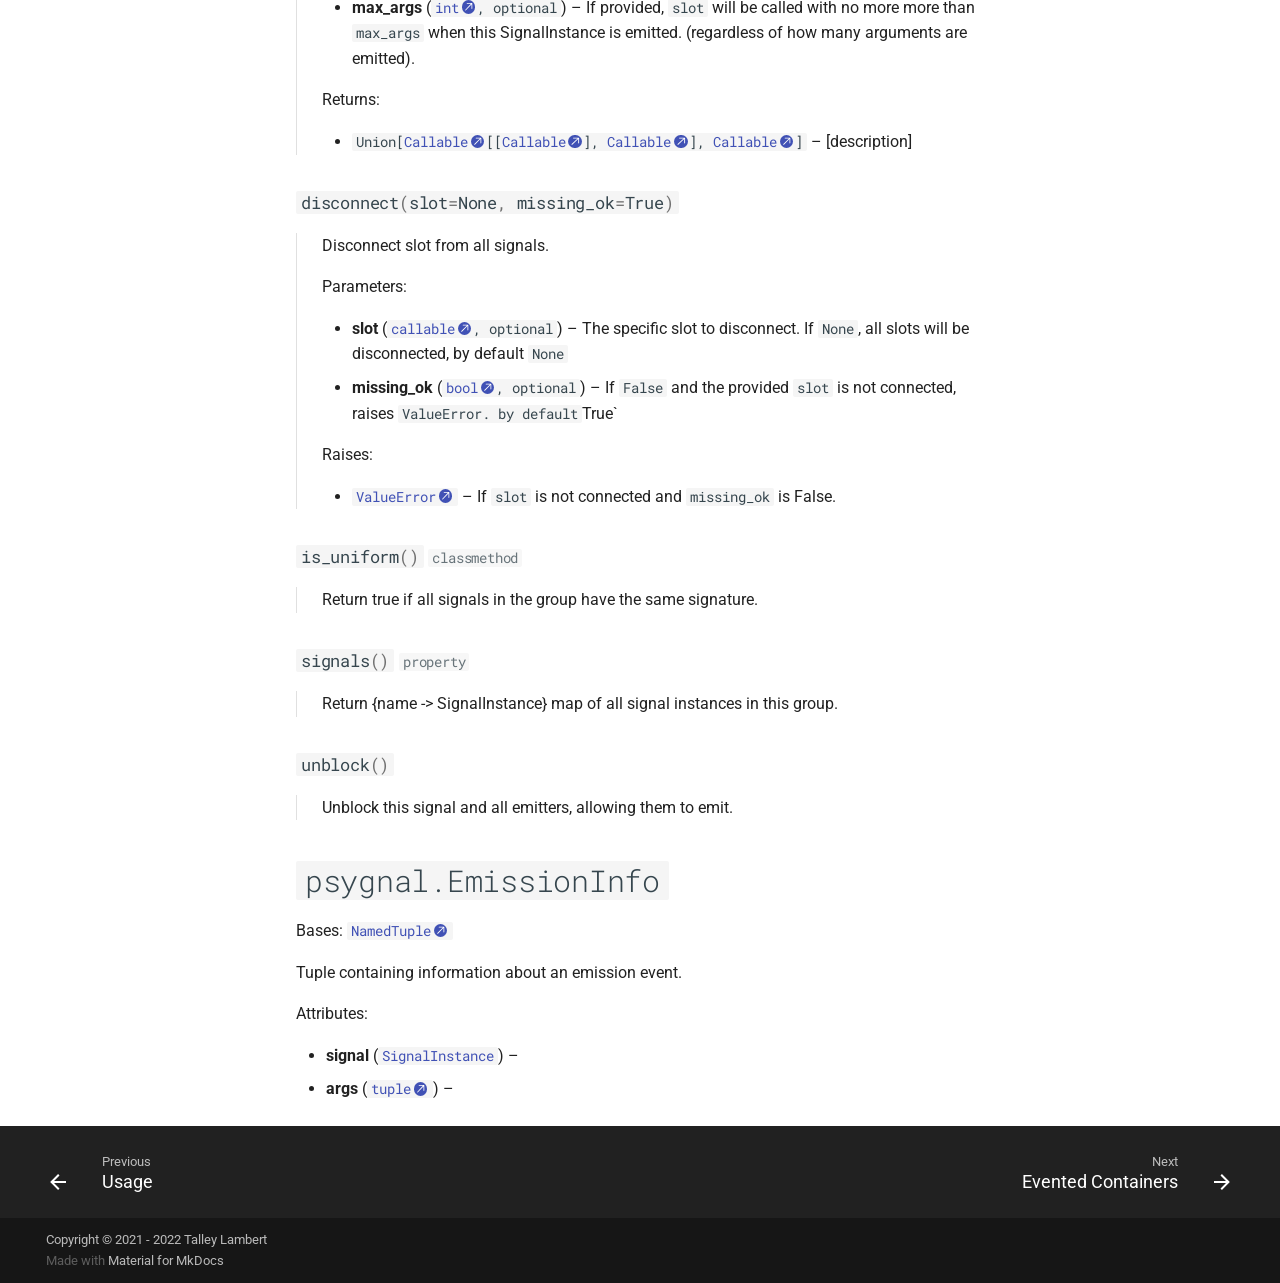
<file: dev/API/index.html>
<!doctype html><html lang=en class=no-js> <head><meta charset=utf-8><meta name=viewport content="width=device-width,initial-scale=1"><meta name=description content="Pure python callback/event system modeled after Qt Signals"><meta name=author content="Talley Lambert"><link href=https://github.com/pyapp-kit/psygnal/dev/API/ rel=canonical><link rel=icon href=../assets/images/favicon.png><meta name=generator content="mkdocs-1.4.2, mkdocs-material-8.5.4"><title>Signal API - psygnal</title><link rel=stylesheet href=../assets/stylesheets/main.80dcb947.min.css><link rel=stylesheet href=../assets/stylesheets/palette.cbb835fc.min.css><link rel=preconnect href=https://fonts.gstatic.com crossorigin><link rel=stylesheet href="https://fonts.googleapis.com/css?family=Roboto:300,300i,400,400i,700,700i%7CRoboto+Mono:400,400i,700,700i&display=fallback"><style>:root{--md-text-font:"Roboto";--md-code-font:"Roboto Mono"}</style><link rel=stylesheet href=../assets/_mkdocstrings.css><link rel=stylesheet href=../stylesheets/extra.css><script>__md_scope=new URL("..",location),__md_hash=e=>[...e].reduce((e,_)=>(e<<5)-e+_.charCodeAt(0),0),__md_get=(e,_=localStorage,t=__md_scope)=>JSON.parse(_.getItem(t.pathname+"."+e)),__md_set=(e,_,t=localStorage,a=__md_scope)=>{try{t.setItem(a.pathname+"."+e,JSON.stringify(_))}catch(e){}}</script></head> <body dir=ltr data-md-color-scheme=default data-md-color-primary=indigo data-md-color-accent=indigo> <script>var palette=__md_get("__palette");if(palette&&"object"==typeof palette.color)for(var key of Object.keys(palette.color))document.body.setAttribute("data-md-color-"+key,palette.color[key])</script> <input class=md-toggle data-md-toggle=drawer type=checkbox id=__drawer autocomplete=off> <input class=md-toggle data-md-toggle=search type=checkbox id=__search autocomplete=off> <label class=md-overlay for=__drawer></label> <div data-md-component=skip> <a href=#signal-api class=md-skip> Skip to content </a> </div> <div data-md-component=announce> </div> <div data-md-component=outdated hidden> </div> <header class=md-header data-md-component=header> <nav class="md-header__inner md-grid" aria-label=Header> <a href=.. title=psygnal class="md-header__button md-logo" aria-label=psygnal data-md-component=logo> <svg xmlns=http://www.w3.org/2000/svg viewbox="0 0 24 24"><path d="M6 6.9 3.87 4.78l1.41-1.41L7.4 5.5 6 6.9M13 1v3h-2V1h2m7.13 3.78L18 6.9l-1.4-1.4 2.12-2.13 1.41 1.41M4.5 10.5v2h-3v-2h3m15 0h3v2h-3v-2M6 20h12a2 2 0 0 1 2 2H4a2 2 0 0 1 2-2m6-15a6 6 0 0 1 6 6v8H6v-8a6 6 0 0 1 6-6Z"/></svg> </a> <label class="md-header__button md-icon" for=__drawer> <svg xmlns=http://www.w3.org/2000/svg viewbox="0 0 24 24"><path d="M3 6h18v2H3V6m0 5h18v2H3v-2m0 5h18v2H3v-2Z"/></svg> </label> <div class=md-header__title data-md-component=header-title> <div class=md-header__ellipsis> <div class=md-header__topic> <span class=md-ellipsis> psygnal </span> </div> <div class=md-header__topic data-md-component=header-topic> <span class=md-ellipsis> Signal API </span> </div> </div> </div> <form class=md-header__option data-md-component=palette> <input class=md-option data-md-color-media data-md-color-scheme=default data-md-color-primary=indigo data-md-color-accent=indigo aria-label="Switch to dark mode" type=radio name=__palette id=__palette_1> <label class="md-header__button md-icon" title="Switch to dark mode" for=__palette_2 hidden> <svg xmlns=http://www.w3.org/2000/svg viewbox="0 0 24 24"><path d="M17 7H7a5 5 0 0 0-5 5 5 5 0 0 0 5 5h10a5 5 0 0 0 5-5 5 5 0 0 0-5-5m0 8a3 3 0 0 1-3-3 3 3 0 0 1 3-3 3 3 0 0 1 3 3 3 3 0 0 1-3 3Z"/></svg> </label> <input class=md-option data-md-color-media data-md-color-scheme=slate data-md-color-primary=blue-grey data-md-color-accent=blue-grey aria-label="Switch to light mode" type=radio name=__palette id=__palette_2> <label class="md-header__button md-icon" title="Switch to light mode" for=__palette_1 hidden> <svg xmlns=http://www.w3.org/2000/svg viewbox="0 0 24 24"><path d="M17 6H7c-3.31 0-6 2.69-6 6s2.69 6 6 6h10c3.31 0 6-2.69 6-6s-2.69-6-6-6zm0 10H7c-2.21 0-4-1.79-4-4s1.79-4 4-4h10c2.21 0 4 1.79 4 4s-1.79 4-4 4zM7 9c-1.66 0-3 1.34-3 3s1.34 3 3 3 3-1.34 3-3-1.34-3-3-3z"/></svg> </label> </form> <label class="md-header__button md-icon" for=__search> <svg xmlns=http://www.w3.org/2000/svg viewbox="0 0 24 24"><path d="M9.5 3A6.5 6.5 0 0 1 16 9.5c0 1.61-.59 3.09-1.56 4.23l.27.27h.79l5 5-1.5 1.5-5-5v-.79l-.27-.27A6.516 6.516 0 0 1 9.5 16 6.5 6.5 0 0 1 3 9.5 6.5 6.5 0 0 1 9.5 3m0 2C7 5 5 7 5 9.5S7 14 9.5 14 14 12 14 9.5 12 5 9.5 5Z"/></svg> </label> <div class=md-search data-md-component=search role=dialog> <label class=md-search__overlay for=__search></label> <div class=md-search__inner role=search> <form class=md-search__form name=search> <input type=text class=md-search__input name=query aria-label=Search placeholder=Search autocapitalize=off autocorrect=off autocomplete=off spellcheck=false data-md-component=search-query required> <label class="md-search__icon md-icon" for=__search> <svg xmlns=http://www.w3.org/2000/svg viewbox="0 0 24 24"><path d="M9.5 3A6.5 6.5 0 0 1 16 9.5c0 1.61-.59 3.09-1.56 4.23l.27.27h.79l5 5-1.5 1.5-5-5v-.79l-.27-.27A6.516 6.516 0 0 1 9.5 16 6.5 6.5 0 0 1 3 9.5 6.5 6.5 0 0 1 9.5 3m0 2C7 5 5 7 5 9.5S7 14 9.5 14 14 12 14 9.5 12 5 9.5 5Z"/></svg> <svg xmlns=http://www.w3.org/2000/svg viewbox="0 0 24 24"><path d="M20 11v2H8l5.5 5.5-1.42 1.42L4.16 12l7.92-7.92L13.5 5.5 8 11h12Z"/></svg> </label> <nav class=md-search__options aria-label=Search> <button type=reset class="md-search__icon md-icon" title=Clear aria-label=Clear tabindex=-1> <svg xmlns=http://www.w3.org/2000/svg viewbox="0 0 24 24"><path d="M19 6.41 17.59 5 12 10.59 6.41 5 5 6.41 10.59 12 5 17.59 6.41 19 12 13.41 17.59 19 19 17.59 13.41 12 19 6.41Z"/></svg> </button> </nav> <div class=md-search__suggest data-md-component=search-suggest></div> </form> <div class=md-search__output> <div class=md-search__scrollwrap data-md-scrollfix> <div class=md-search-result data-md-component=search-result> <div class=md-search-result__meta> Initializing search </div> <ol class=md-search-result__list></ol> </div> </div> </div> </div> </div> <div class=md-header__source> <a href=https://github.com/pyapp-kit/psygnal title="Go to repository" class=md-source data-md-component=source> <div class="md-source__icon md-icon"> <svg xmlns=http://www.w3.org/2000/svg viewbox="0 0 448 512"><!-- Font Awesome Free 6.2.0 by @fontawesome - https://fontawesome.com License - https://fontawesome.com/license/free (Icons: CC BY 4.0, Fonts: SIL OFL 1.1, Code: MIT License) Copyright 2022 Fonticons, Inc.--><path d="M439.55 236.05 244 40.45a28.87 28.87 0 0 0-40.81 0l-40.66 40.63 51.52 51.52c27.06-9.14 52.68 16.77 43.39 43.68l49.66 49.66c34.23-11.8 61.18 31 35.47 56.69-26.49 26.49-70.21-2.87-56-37.34L240.22 199v121.85c25.3 12.54 22.26 41.85 9.08 55a34.34 34.34 0 0 1-48.55 0c-17.57-17.6-11.07-46.91 11.25-56v-123c-20.8-8.51-24.6-30.74-18.64-45L142.57 101 8.45 235.14a28.86 28.86 0 0 0 0 40.81l195.61 195.6a28.86 28.86 0 0 0 40.8 0l194.69-194.69a28.86 28.86 0 0 0 0-40.81z"/></svg> </div> <div class=md-source__repository> pyapp-kit/psygnal </div> </a> </div> </nav> </header> <div class=md-container data-md-component=container> <main class=md-main data-md-component=main> <div class="md-main__inner md-grid"> <div class="md-sidebar md-sidebar--primary" data-md-component=sidebar data-md-type=navigation> <div class=md-sidebar__scrollwrap> <div class=md-sidebar__inner> <nav class="md-nav md-nav--primary" aria-label=Navigation data-md-level=0> <label class=md-nav__title for=__drawer> <a href=.. title=psygnal class="md-nav__button md-logo" aria-label=psygnal data-md-component=logo> <svg xmlns=http://www.w3.org/2000/svg viewbox="0 0 24 24"><path d="M6 6.9 3.87 4.78l1.41-1.41L7.4 5.5 6 6.9M13 1v3h-2V1h2m7.13 3.78L18 6.9l-1.4-1.4 2.12-2.13 1.41 1.41M4.5 10.5v2h-3v-2h3m15 0h3v2h-3v-2M6 20h12a2 2 0 0 1 2 2H4a2 2 0 0 1 2-2m6-15a6 6 0 0 1 6 6v8H6v-8a6 6 0 0 1 6-6Z"/></svg> </a> psygnal </label> <div class=md-nav__source> <a href=https://github.com/pyapp-kit/psygnal title="Go to repository" class=md-source data-md-component=source> <div class="md-source__icon md-icon"> <svg xmlns=http://www.w3.org/2000/svg viewbox="0 0 448 512"><!-- Font Awesome Free 6.2.0 by @fontawesome - https://fontawesome.com License - https://fontawesome.com/license/free (Icons: CC BY 4.0, Fonts: SIL OFL 1.1, Code: MIT License) Copyright 2022 Fonticons, Inc.--><path d="M439.55 236.05 244 40.45a28.87 28.87 0 0 0-40.81 0l-40.66 40.63 51.52 51.52c27.06-9.14 52.68 16.77 43.39 43.68l49.66 49.66c34.23-11.8 61.18 31 35.47 56.69-26.49 26.49-70.21-2.87-56-37.34L240.22 199v121.85c25.3 12.54 22.26 41.85 9.08 55a34.34 34.34 0 0 1-48.55 0c-17.57-17.6-11.07-46.91 11.25-56v-123c-20.8-8.51-24.6-30.74-18.64-45L142.57 101 8.45 235.14a28.86 28.86 0 0 0 0 40.81l195.61 195.6a28.86 28.86 0 0 0 40.8 0l194.69-194.69a28.86 28.86 0 0 0 0-40.81z"/></svg> </div> <div class=md-source__repository> pyapp-kit/psygnal </div> </a> </div> <ul class=md-nav__list data-md-scrollfix> <li class=md-nav__item> <a href=.. class=md-nav__link> Overview </a> </li> <li class=md-nav__item> <a href=../dataclasses/ class=md-nav__link> Evented Dataclasses </a> </li> <li class=md-nav__item> <a href=../usage/ class=md-nav__link> Usage </a> </li> <li class="md-nav__item md-nav__item--active md-nav__item--nested"> <input class="md-nav__toggle md-toggle" data-md-toggle=__nav_4 type=checkbox id=__nav_4 checked> <label class=md-nav__link for=__nav_4> API <span class="md-nav__icon md-icon"></span> </label> <nav class=md-nav aria-label=API data-md-level=1> <label class=md-nav__title for=__nav_4> <span class="md-nav__icon md-icon"></span> API </label> <ul class=md-nav__list data-md-scrollfix> <li class="md-nav__item md-nav__item--active"> <input class="md-nav__toggle md-toggle" data-md-toggle=toc type=checkbox id=__toc> <label class="md-nav__link md-nav__link--active" for=__toc> Signal API <span class="md-nav__icon md-icon"></span> </label> <a href=./ class="md-nav__link md-nav__link--active"> Signal API </a> <nav class="md-nav md-nav--secondary" aria-label="Table of contents"> <label class=md-nav__title for=__toc> <span class="md-nav__icon md-icon"></span> Table of contents </label> <ul class=md-nav__list data-md-component=toc data-md-scrollfix> <li class=md-nav__item> <a href=#psygnal.Signal class=md-nav__link> Signal </a> <nav class=md-nav aria-label=Signal> <ul class=md-nav__list> <li class=md-nav__item> <a href=#psygnal._signal.Signal.__get__ class=md-nav__link> __get__() </a> </li> <li class=md-nav__item> <a href=#psygnal._signal.Signal.__set_name__ class=md-nav__link> __set_name__() </a> </li> <li class=md-nav__item> <a href=#psygnal._signal.Signal.current_emitter class=md-nav__link> current_emitter() </a> </li> <li class=md-nav__item> <a href=#psygnal._signal.Signal.sender class=md-nav__link> sender() </a> </li> <li class=md-nav__item> <a href=#psygnal._signal.Signal.signature class=md-nav__link> signature() </a> </li> </ul> </nav> </li> <li class=md-nav__item> <a href=#psygnal.SignalInstance class=md-nav__link> SignalInstance </a> <nav class=md-nav aria-label=SignalInstance> <ul class=md-nav__list> <li class=md-nav__item> <a href=#psygnal._signal.SignalInstance.__call__ class=md-nav__link> __call__() </a> </li> <li class=md-nav__item> <a href=#psygnal._signal.SignalInstance.__contains__ class=md-nav__link> __contains__() </a> </li> <li class=md-nav__item> <a href=#psygnal._signal.SignalInstance.__getstate__ class=md-nav__link> __getstate__() </a> </li> <li class=md-nav__item> <a href=#psygnal._signal.SignalInstance.__len__ class=md-nav__link> __len__() </a> </li> <li class=md-nav__item> <a href=#psygnal._signal.SignalInstance.__repr__ class=md-nav__link> __repr__() </a> </li> <li class=md-nav__item> <a href=#psygnal._signal.SignalInstance.block class=md-nav__link> block() </a> </li> <li class=md-nav__item> <a href=#psygnal._signal.SignalInstance.blocked class=md-nav__link> blocked() </a> </li> <li class=md-nav__item> <a href=#psygnal._signal.SignalInstance.connect class=md-nav__link> connect() </a> </li> <li class=md-nav__item> <a href=#psygnal._signal.SignalInstance.connect_setattr class=md-nav__link> connect_setattr() </a> </li> <li class=md-nav__item> <a href=#psygnal._signal.SignalInstance.connect_setitem class=md-nav__link> connect_setitem() </a> </li> <li class=md-nav__item> <a href=#psygnal._signal.SignalInstance.disconnect class=md-nav__link> disconnect() </a> </li> <li class=md-nav__item> <a href=#psygnal._signal.SignalInstance.disconnect_setattr class=md-nav__link> disconnect_setattr() </a> </li> <li class=md-nav__item> <a href=#psygnal._signal.SignalInstance.disconnect_setitem class=md-nav__link> disconnect_setitem() </a> </li> <li class=md-nav__item> <a href=#psygnal._signal.SignalInstance.emit class=md-nav__link> emit() </a> </li> <li class=md-nav__item> <a href=#psygnal._signal.SignalInstance.instance class=md-nav__link> instance() </a> </li> <li class=md-nav__item> <a href=#psygnal._signal.SignalInstance.name class=md-nav__link> name() </a> </li> <li class=md-nav__item> <a href=#psygnal._signal.SignalInstance.pause class=md-nav__link> pause() </a> </li> <li class=md-nav__item> <a href=#psygnal._signal.SignalInstance.paused class=md-nav__link> paused() </a> </li> <li class=md-nav__item> <a href=#psygnal._signal.SignalInstance.resume class=md-nav__link> resume() </a> </li> <li class=md-nav__item> <a href=#psygnal._signal.SignalInstance.signature class=md-nav__link> signature() </a> </li> <li class=md-nav__item> <a href=#psygnal._signal.SignalInstance.unblock class=md-nav__link> unblock() </a> </li> </ul> </nav> </li> <li class=md-nav__item> <a href=#psygnal.SignalGroup class=md-nav__link> SignalGroup </a> <nav class=md-nav aria-label=SignalGroup> <ul class=md-nav__list> <li class=md-nav__item> <a href=#psygnal._group.SignalGroup.__init_subclass__ class=md-nav__link> __init_subclass__() </a> </li> <li class=md-nav__item> <a href=#psygnal._group.SignalGroup.__repr__ class=md-nav__link> __repr__() </a> </li> <li class=md-nav__item> <a href=#psygnal._group.SignalGroup.block class=md-nav__link> block() </a> </li> <li class=md-nav__item> <a href=#psygnal._group.SignalGroup.blocked class=md-nav__link> blocked() </a> </li> <li class=md-nav__item> <a href=#psygnal._group.SignalGroup.connect_direct class=md-nav__link> connect_direct() </a> </li> <li class=md-nav__item> <a href=#psygnal._group.SignalGroup.disconnect class=md-nav__link> disconnect() </a> </li> <li class=md-nav__item> <a href=#psygnal._group.SignalGroup.is_uniform class=md-nav__link> is_uniform() </a> </li> <li class=md-nav__item> <a href=#psygnal._group.SignalGroup.signals class=md-nav__link> signals() </a> </li> <li class=md-nav__item> <a href=#psygnal._group.SignalGroup.unblock class=md-nav__link> unblock() </a> </li> </ul> </nav> </li> <li class=md-nav__item> <a href=#psygnal.EmissionInfo class=md-nav__link> EmissionInfo </a> </li> </ul> </nav> </li> <li class=md-nav__item> <a href=containers/ class=md-nav__link> Evented Containers </a> </li> <li class=md-nav__item> <a href=evented/ class=md-nav__link> Evented Decorator </a> </li> <li class=md-nav__item> <a href=model/ class=md-nav__link> Evented Model </a> </li> <li class=md-nav__item> <a href=proxy/ class=md-nav__link> Proxy Objects </a> </li> <li class=md-nav__item> <a href=throttler/ class=md-nav__link> Throttling & Debouncing </a> </li> <li class=md-nav__item> <a href=utilities/ class=md-nav__link> Utilities </a> </li> </ul> </nav> </li> </ul> </nav> </div> </div> </div> <div class="md-sidebar md-sidebar--secondary" data-md-component=sidebar data-md-type=toc> <div class=md-sidebar__scrollwrap> <div class=md-sidebar__inner> <nav class="md-nav md-nav--secondary" aria-label="Table of contents"> <label class=md-nav__title for=__toc> <span class="md-nav__icon md-icon"></span> Table of contents </label> <ul class=md-nav__list data-md-component=toc data-md-scrollfix> <li class=md-nav__item> <a href=#psygnal.Signal class=md-nav__link> Signal </a> <nav class=md-nav aria-label=Signal> <ul class=md-nav__list> <li class=md-nav__item> <a href=#psygnal._signal.Signal.__get__ class=md-nav__link> __get__() </a> </li> <li class=md-nav__item> <a href=#psygnal._signal.Signal.__set_name__ class=md-nav__link> __set_name__() </a> </li> <li class=md-nav__item> <a href=#psygnal._signal.Signal.current_emitter class=md-nav__link> current_emitter() </a> </li> <li class=md-nav__item> <a href=#psygnal._signal.Signal.sender class=md-nav__link> sender() </a> </li> <li class=md-nav__item> <a href=#psygnal._signal.Signal.signature class=md-nav__link> signature() </a> </li> </ul> </nav> </li> <li class=md-nav__item> <a href=#psygnal.SignalInstance class=md-nav__link> SignalInstance </a> <nav class=md-nav aria-label=SignalInstance> <ul class=md-nav__list> <li class=md-nav__item> <a href=#psygnal._signal.SignalInstance.__call__ class=md-nav__link> __call__() </a> </li> <li class=md-nav__item> <a href=#psygnal._signal.SignalInstance.__contains__ class=md-nav__link> __contains__() </a> </li> <li class=md-nav__item> <a href=#psygnal._signal.SignalInstance.__getstate__ class=md-nav__link> __getstate__() </a> </li> <li class=md-nav__item> <a href=#psygnal._signal.SignalInstance.__len__ class=md-nav__link> __len__() </a> </li> <li class=md-nav__item> <a href=#psygnal._signal.SignalInstance.__repr__ class=md-nav__link> __repr__() </a> </li> <li class=md-nav__item> <a href=#psygnal._signal.SignalInstance.block class=md-nav__link> block() </a> </li> <li class=md-nav__item> <a href=#psygnal._signal.SignalInstance.blocked class=md-nav__link> blocked() </a> </li> <li class=md-nav__item> <a href=#psygnal._signal.SignalInstance.connect class=md-nav__link> connect() </a> </li> <li class=md-nav__item> <a href=#psygnal._signal.SignalInstance.connect_setattr class=md-nav__link> connect_setattr() </a> </li> <li class=md-nav__item> <a href=#psygnal._signal.SignalInstance.connect_setitem class=md-nav__link> connect_setitem() </a> </li> <li class=md-nav__item> <a href=#psygnal._signal.SignalInstance.disconnect class=md-nav__link> disconnect() </a> </li> <li class=md-nav__item> <a href=#psygnal._signal.SignalInstance.disconnect_setattr class=md-nav__link> disconnect_setattr() </a> </li> <li class=md-nav__item> <a href=#psygnal._signal.SignalInstance.disconnect_setitem class=md-nav__link> disconnect_setitem() </a> </li> <li class=md-nav__item> <a href=#psygnal._signal.SignalInstance.emit class=md-nav__link> emit() </a> </li> <li class=md-nav__item> <a href=#psygnal._signal.SignalInstance.instance class=md-nav__link> instance() </a> </li> <li class=md-nav__item> <a href=#psygnal._signal.SignalInstance.name class=md-nav__link> name() </a> </li> <li class=md-nav__item> <a href=#psygnal._signal.SignalInstance.pause class=md-nav__link> pause() </a> </li> <li class=md-nav__item> <a href=#psygnal._signal.SignalInstance.paused class=md-nav__link> paused() </a> </li> <li class=md-nav__item> <a href=#psygnal._signal.SignalInstance.resume class=md-nav__link> resume() </a> </li> <li class=md-nav__item> <a href=#psygnal._signal.SignalInstance.signature class=md-nav__link> signature() </a> </li> <li class=md-nav__item> <a href=#psygnal._signal.SignalInstance.unblock class=md-nav__link> unblock() </a> </li> </ul> </nav> </li> <li class=md-nav__item> <a href=#psygnal.SignalGroup class=md-nav__link> SignalGroup </a> <nav class=md-nav aria-label=SignalGroup> <ul class=md-nav__list> <li class=md-nav__item> <a href=#psygnal._group.SignalGroup.__init_subclass__ class=md-nav__link> __init_subclass__() </a> </li> <li class=md-nav__item> <a href=#psygnal._group.SignalGroup.__repr__ class=md-nav__link> __repr__() </a> </li> <li class=md-nav__item> <a href=#psygnal._group.SignalGroup.block class=md-nav__link> block() </a> </li> <li class=md-nav__item> <a href=#psygnal._group.SignalGroup.blocked class=md-nav__link> blocked() </a> </li> <li class=md-nav__item> <a href=#psygnal._group.SignalGroup.connect_direct class=md-nav__link> connect_direct() </a> </li> <li class=md-nav__item> <a href=#psygnal._group.SignalGroup.disconnect class=md-nav__link> disconnect() </a> </li> <li class=md-nav__item> <a href=#psygnal._group.SignalGroup.is_uniform class=md-nav__link> is_uniform() </a> </li> <li class=md-nav__item> <a href=#psygnal._group.SignalGroup.signals class=md-nav__link> signals() </a> </li> <li class=md-nav__item> <a href=#psygnal._group.SignalGroup.unblock class=md-nav__link> unblock() </a> </li> </ul> </nav> </li> <li class=md-nav__item> <a href=#psygnal.EmissionInfo class=md-nav__link> EmissionInfo </a> </li> </ul> </nav> </div> </div> </div> <div class=md-content data-md-component=content> <article class="md-content__inner md-typeset"> <a href=https://github.com/pyapp-kit/psygnal/edit/master/docs/API/index.md title="Edit this page" class="md-content__button md-icon"> <svg xmlns=http://www.w3.org/2000/svg viewbox="0 0 24 24"><path d="M20.71 7.04c.39-.39.39-1.04 0-1.41l-2.34-2.34c-.37-.39-1.02-.39-1.41 0l-1.84 1.83 3.75 3.75M3 17.25V21h3.75L17.81 9.93l-3.75-3.75L3 17.25Z"/></svg> </a> <h1 id=signal-api>Signal API<a class=headerlink href=#signal-api title="Permanent link">#</a></h1> <div class="doc doc-object doc-class"> <h2 id=psygnal.Signal class="doc doc-heading"> <code>psygnal.Signal</code> <a href=#psygnal.Signal class=headerlink title="Permanent link">#</a></h2> <div class="doc doc-contents first"> <p>Declares a signal emitter on a class.</p> <p>This is class implements the <a href=https://docs.python.org/3/howto/descriptor.html#descriptorhowto>descriptor protocol</a> and is designed to be used as a class attribute, with the supported signature types provided in the contructor:</p> <div class=highlight><pre><span></span><code><span class=kn>from</span> <span class=nn>psygnal</span> <span class=kn>import</span> <span class=n>Signal</span>

<span class=k>class</span> <span class=nc>MyEmitter</span><span class=p>:</span>
    <span class=n>changed</span> <span class=o>=</span> <span class=n>Signal</span><span class=p>(</span><span class=nb>int</span><span class=p>)</span>

<span class=k>def</span> <span class=nf>receiver</span><span class=p>(</span><span class=n>arg</span><span class=p>:</span> <span class=nb>int</span><span class=p>):</span>
    <span class=nb>print</span><span class=p>(</span><span class=s2>&quot;new value:&quot;</span><span class=p>,</span> <span class=n>arg</span><span class=p>)</span>

<span class=n>emitter</span> <span class=o>=</span> <span class=n>MyEmitter</span><span class=p>()</span>
<span class=n>emitter</span><span class=o>.</span><span class=n>changed</span><span class=o>.</span><span class=n>connect</span><span class=p>(</span><span class=n>receiver</span><span class=p>)</span>
<span class=n>emitter</span><span class=o>.</span><span class=n>changed</span><span class=o>.</span><span class=n>emit</span><span class=p>(</span><span class=mi>1</span><span class=p>)</span>  <span class=c1># prints &#39;new value: 1&#39;</span>
</code></pre></div> <div class="admonition note"> <p class=admonition-title>Note</p> <p>in the example above, <code>MyEmitter.changed</code> is an instance of <code>Signal</code>, and <code>emitter.changed</code> is an instance of <code>SignalInstance</code>. See the documentation on <a class="autorefs autorefs-internal" href=#psygnal.SignalInstance><code>SignalInstance</code></a> for details on how to connect to and/or emit a signal on an instance of an object that has a <code>Signal</code>.</p> </div> <p>Parameters:</p> <ul> <li class=field-body> <b>*types</b> (<code><a class="autorefs autorefs-external" title=typing.Union href=https://docs.python.org/3/library/typing.html#typing.Union>Union</a>[<a class="autorefs autorefs-external" title=typing.Type href=https://docs.python.org/3/library/typing.html#typing.Type>Type</a>[<a class="autorefs autorefs-external" title=typing.Any href=https://docs.python.org/3/library/typing.html#typing.Any>Any</a>], <a class="autorefs autorefs-external" title=inspect.Signature href=https://docs.python.org/3/library/inspect.html#inspect.Signature>Signature</a>]</code>) – <p>A sequence of individual types, or a <em>single</em> <a class="autorefs autorefs-external" href=https://docs.python.org/3/library/inspect.html#inspect.Signature><code>inspect.Signature</code></a> object.</p> </li> <li class=field-body> <b>description</b> (<code><a class="autorefs autorefs-external" href=https://docs.python.org/3/library/stdtypes.html#str>str</a></code>) – <p>Optional descriptive text for the signal. (not used internally).</p> </li> <li class=field-body> <b>name</b> (<code><a class="autorefs autorefs-external" title=typing.Optional href=https://docs.python.org/3/library/typing.html#typing.Optional>Optional</a>[<a class="autorefs autorefs-external" href=https://docs.python.org/3/library/stdtypes.html#str>str</a>]</code>) – <p>Optional name of the signal. If it is not specified then the name of the class attribute that is bound to the signal will be used. default None</p> </li> <li class=field-body> <b>check_nargs_on_connect</b> (<code><a class="autorefs autorefs-external" href=https://docs.python.org/3/library/functions.html#bool>bool</a></code>) – <p>Whether to check the number of positional args against <code>signature</code> when connecting a new callback. This can also be provided at connection time using <code>.connect(..., check_nargs=True)</code>. By default, True.</p> </li> <li class=field-body> <b>check_types_on_connect</b> (<code><a class="autorefs autorefs-external" href=https://docs.python.org/3/library/functions.html#bool>bool</a></code>) – <p>Whether to check the callback parameter types against <code>signature</code> when connecting a new callback. This can also be provided at connection time using <code>.connect(..., check_types=True)</code>. By default, False.</p> </li> </ul> <div class="doc doc-children"> <div class="doc doc-object doc-function"> <h3 id=psygnal._signal.Signal.__get__ class="doc doc-heading"> <code class="highlight language-python"><span class=fm>__get__</span><span class=p>(</span><span class=n>instance</span><span class=p>,</span> <span class=n>owner</span><span class=o>=</span><span class=kc>None</span><span class=p>)</span></code> <a href=#psygnal._signal.Signal.__get__ class=headerlink title="Permanent link">#</a></h3> <div class="doc doc-contents "> <p>Get signal instance.</p> <p>This is called when accessing a Signal instance. If accessed as an attribute on the class <code>owner</code>, instance, will be <code>None</code>. Otherwise, if <code>instance</code> is not None, we're being accessed on an instance of <code>owner</code>.</p> <pre><code>class Emitter:
    signal = Signal()

e = Emitter()

E.signal  # instance will be None, owner will be Emitter
e.signal  # instance will be e, owner will be Emitter
</code></pre> <p>Returns:</p> <ul> <li class=field-body> <code>Signal or SignalInstance</code> – <p>Depending on how this attribute is accessed.</p> </li> </ul> </div> </div> <div class="doc doc-object doc-function"> <h3 id=psygnal._signal.Signal.__set_name__ class="doc doc-heading"> <code class="highlight language-python"><span class=n>__set_name__</span><span class=p>(</span><span class=n>owner</span><span class=p>,</span> <span class=n>name</span><span class=p>)</span></code> <a href=#psygnal._signal.Signal.__set_name__ class=headerlink title="Permanent link">#</a></h3> <div class="doc doc-contents "> <p>Set name of signal when declared as a class attribute on <code>owner</code>.</p> </div> </div> <div class="doc doc-object doc-function"> <h3 id=psygnal._signal.Signal.current_emitter class="doc doc-heading"> <code class="highlight language-python"><span class=n>current_emitter</span><span class=p>()</span></code> <span class="doc doc-labels"> <small class="doc doc-label doc-label-classmethod"><code>classmethod</code></small> </span> <a href=#psygnal._signal.Signal.current_emitter class=headerlink title="Permanent link">#</a></h3> <div class="doc doc-contents "> <p>Return currently emitting <code>SignalInstance</code>, if any.</p> <p>This will typically be used in a callback.</p> <p><strong>Examples:</strong></p> <div class=highlight><pre><span></span><code><span class=kn>from</span> <span class=nn>psygnal</span> <span class=kn>import</span> <span class=n>Signal</span>

<span class=k>def</span> <span class=nf>my_callback</span><span class=p>():</span>
    <span class=n>source</span> <span class=o>=</span> <span class=n>Signal</span><span class=o>.</span><span class=n>current_emitter</span><span class=p>()</span>
</code></pre></div> </div> </div> <div class="doc doc-object doc-function"> <h3 id=psygnal._signal.Signal.sender class="doc doc-heading"> <code class="highlight language-python"><span class=n>sender</span><span class=p>()</span></code> <span class="doc doc-labels"> <small class="doc doc-label doc-label-classmethod"><code>classmethod</code></small> </span> <a href=#psygnal._signal.Signal.sender class=headerlink title="Permanent link">#</a></h3> <div class="doc doc-contents "> <p>Return currently emitting object, if any.</p> <p>This will typically be used in a callback.</p> </div> </div> <div class="doc doc-object doc-function"> <h3 id=psygnal._signal.Signal.signature class="doc doc-heading"> <code class="highlight language-python"><span class=n>signature</span><span class=p>()</span></code> <span class="doc doc-labels"> <small class="doc doc-label doc-label-property"><code>property</code></small> </span> <a href=#psygnal._signal.Signal.signature class=headerlink title="Permanent link">#</a></h3> <div class="doc doc-contents "> <p><a class="autorefs autorefs-external" href=https://docs.python.org/3/library/inspect.html#inspect.Signature>Signature</a> supported by this Signal.</p> </div> </div> </div> </div> </div> <div class="doc doc-object doc-class"> <h2 id=psygnal.SignalInstance class="doc doc-heading"> <code>psygnal.SignalInstance</code> <a href=#psygnal.SignalInstance class=headerlink title="Permanent link">#</a></h2> <div class="doc doc-contents first"> <p>A signal instance (optionally) bound to an object.</p> <p>In most cases, users will not create a <code>SignalInstance</code> directly -- instead creating a <a class="autorefs autorefs-internal" href=#psygnal.Signal>Signal</a> class attribute. This object will be instantiated by the <code>Signal.__get__</code> method (i.e. the descriptor protocol), when a <code>Signal</code> instance is accessed from an <em>instance</em> of a class with <code>Signal</code> attribute.</p> <p>However, it is the <code>SignalInstance</code> that you will most often be interacting with when you access the name of a <code>Signal</code> on an instance -- so understanding the <code>SignalInstance</code> API is key to using psygnal.</p> <div class=highlight><pre><span></span><code><span class=k>class</span> <span class=nc>Emitter</span><span class=p>:</span>
    <span class=n>signal</span> <span class=o>=</span> <span class=n>Signal</span><span class=p>()</span>

<span class=n>e</span> <span class=o>=</span> <span class=n>Emitter</span><span class=p>()</span>

<span class=c1># when accessed on an *instance* of Emitter,</span>
<span class=c1># the signal attribute will be a SignalInstance</span>
<span class=n>e</span><span class=o>.</span><span class=n>signal</span>

<span class=c1># This is what you will use to connect your callbacks</span>
<span class=n>e</span><span class=o>.</span><span class=n>signal</span><span class=o>.</span><span class=n>connect</span><span class=p>(</span><span class=n>some_callback</span><span class=p>)</span>
</code></pre></div> <p>Parameters:</p> <ul> <li class=field-body> <b>signature</b> (<code><a class="autorefs autorefs-external" title=typing.Optional href=https://docs.python.org/3/library/typing.html#typing.Optional>Optional</a>[<a class="autorefs autorefs-external" href=https://docs.python.org/3/library/inspect.html#module-inspect>inspect</a>.<a class="autorefs autorefs-external" title=inspect.Signature href=https://docs.python.org/3/library/inspect.html#inspect.Signature>Signature</a>]</code>) – <p>The signature that this signal accepts and will emit, by default <code>Signature()</code>.</p> </li> <li class=field-body> <b>instance</b> (<code><a class="autorefs autorefs-external" title=typing.Optional href=https://docs.python.org/3/library/typing.html#typing.Optional>Optional</a>[<a class="autorefs autorefs-external" title=typing.Any href=https://docs.python.org/3/library/typing.html#typing.Any>Any</a>]</code>) – <p>An object to which this signal is bound. Normally this will be provied by the <code>Signal.__get__</code> method (see above). However, an unbound <code>SignalInstance</code> may also be created directly. by default <code>None</code>.</p> </li> <li class=field-body> <b>name</b> (<code><a class="autorefs autorefs-external" title=typing.Optional href=https://docs.python.org/3/library/typing.html#typing.Optional>Optional</a>[<a class="autorefs autorefs-external" href=https://docs.python.org/3/library/stdtypes.html#str>str</a>]</code>) – <p>An optional name for this signal. Normally this will be provided by the <code>Signal.__get__</code> method. by default <code>None</code></p> </li> <li class=field-body> <b>check_nargs_on_connect</b> (<code><a class="autorefs autorefs-external" href=https://docs.python.org/3/library/functions.html#bool>bool</a></code>) – <p>Whether to check the number of positional args against <code>signature</code> when connecting a new callback. This can also be provided at connection time using <code>.connect(..., check_nargs=True)</code>. By default, True.</p> </li> <li class=field-body> <b>check_types_on_connect</b> (<code><a class="autorefs autorefs-external" href=https://docs.python.org/3/library/functions.html#bool>bool</a></code>) – <p>Whether to check the callback parameter types against <code>signature</code> when connecting a new callback. This can also be provided at connection time using <code>.connect(..., check_types=True)</code>. By default, False.</p> </li> </ul> <p>Raises:</p> <ul> <li class=field-body> <code><a class="autorefs autorefs-external" href=https://docs.python.org/3/library/exceptions.html#TypeError>TypeError</a></code> – <p>If <code>signature</code> is neither an instance of <code>inspect.Signature</code>, or a <code>tuple</code> of types.</p> </li> </ul> <div class="doc doc-children"> <div class="doc doc-object doc-function"> <h3 id=psygnal._signal.SignalInstance.__call__ class="doc doc-heading"> <code class="highlight language-python"><span class=fm>__call__</span><span class=p>(</span><span class=o>*</span><span class=n>args</span><span class=p>,</span> <span class=n>check_nargs</span><span class=o>=</span><span class=kc>False</span><span class=p>,</span> <span class=n>check_types</span><span class=o>=</span><span class=kc>False</span><span class=p>,</span> <span class=n>asynchronous</span><span class=o>=</span><span class=kc>False</span><span class=p>)</span></code> <a href=#psygnal._signal.SignalInstance.__call__ class=headerlink title="Permanent link">#</a></h3> <div class="doc doc-contents "> <p>Alias for <code>emit()</code>.</p> </div> </div> <div class="doc doc-object doc-function"> <h3 id=psygnal._signal.SignalInstance.__contains__ class="doc doc-heading"> <code class="highlight language-python"><span class=fm>__contains__</span><span class=p>(</span><span class=n>slot</span><span class=p>)</span></code> <a href=#psygnal._signal.SignalInstance.__contains__ class=headerlink title="Permanent link">#</a></h3> <div class="doc doc-contents "> <p>Return <code>True</code> if slot is connected.</p> </div> </div> <div class="doc doc-object doc-function"> <h3 id=psygnal._signal.SignalInstance.__getstate__ class="doc doc-heading"> <code class="highlight language-python"><span class=n>__getstate__</span><span class=p>()</span></code> <a href=#psygnal._signal.SignalInstance.__getstate__ class=headerlink title="Permanent link">#</a></h3> <div class="doc doc-contents "> <p>Return dict of current state, for pickle.</p> </div> </div> <div class="doc doc-object doc-function"> <h3 id=psygnal._signal.SignalInstance.__len__ class="doc doc-heading"> <code class="highlight language-python"><span class=fm>__len__</span><span class=p>()</span></code> <a href=#psygnal._signal.SignalInstance.__len__ class=headerlink title="Permanent link">#</a></h3> <div class="doc doc-contents "> <p>Return number of connected slots.</p> </div> </div> <div class="doc doc-object doc-function"> <h3 id=psygnal._signal.SignalInstance.__repr__ class="doc doc-heading"> <code class="highlight language-python"><span class=fm>__repr__</span><span class=p>()</span></code> <a href=#psygnal._signal.SignalInstance.__repr__ class=headerlink title="Permanent link">#</a></h3> <div class="doc doc-contents "> <p>Return repr.</p> </div> </div> <div class="doc doc-object doc-function"> <h3 id=psygnal._signal.SignalInstance.block class="doc doc-heading"> <code class="highlight language-python"><span class=n>block</span><span class=p>()</span></code> <a href=#psygnal._signal.SignalInstance.block class=headerlink title="Permanent link">#</a></h3> <div class="doc doc-contents "> <p>Block this signal from emitting.</p> </div> </div> <div class="doc doc-object doc-function"> <h3 id=psygnal._signal.SignalInstance.blocked class="doc doc-heading"> <code class="highlight language-python"><span class=n>blocked</span><span class=p>()</span></code> <a href=#psygnal._signal.SignalInstance.blocked class=headerlink title="Permanent link">#</a></h3> <div class="doc doc-contents "> <p>Context manager to temporarily block this signal.</p> <p>Useful if you need to temporarily block all emission of a given signal, (for example, to avoid a recursive signal loop)</p> <p><strong>Examples:</strong></p> <div class=highlight><pre><span></span><code><span class=k>class</span> <span class=nc>MyEmitter</span><span class=p>:</span>
    <span class=n>changed</span> <span class=o>=</span> <span class=n>Signal</span><span class=p>()</span>

    <span class=k>def</span> <span class=nf>make_a_change</span><span class=p>(</span><span class=bp>self</span><span class=p>):</span>
        <span class=bp>self</span><span class=o>.</span><span class=n>changed</span><span class=o>.</span><span class=n>emit</span><span class=p>()</span>

<span class=n>obj</span> <span class=o>=</span> <span class=n>MyEmitter</span><span class=p>()</span>

<span class=k>with</span> <span class=n>obj</span><span class=o>.</span><span class=n>changed</span><span class=o>.</span><span class=n>blocked</span><span class=p>()</span>
    <span class=n>obj</span><span class=o>.</span><span class=n>make_a_change</span><span class=p>()</span>  <span class=c1># will NOT emit a changed signal.</span>
</code></pre></div> </div> </div> <div class="doc doc-object doc-function"> <h3 id=psygnal._signal.SignalInstance.connect class="doc doc-heading"> <code class="highlight language-python"><span class=n>connect</span><span class=p>(</span><span class=n>slot</span><span class=o>=</span><span class=kc>None</span><span class=p>,</span> <span class=o>*</span><span class=p>,</span> <span class=n>check_nargs</span><span class=o>=</span><span class=kc>None</span><span class=p>,</span> <span class=n>check_types</span><span class=o>=</span><span class=kc>None</span><span class=p>,</span> <span class=n>unique</span><span class=o>=</span><span class=kc>False</span><span class=p>,</span> <span class=n>max_args</span><span class=o>=</span><span class=kc>None</span><span class=p>)</span></code> <a href=#psygnal._signal.SignalInstance.connect class=headerlink title="Permanent link">#</a></h3> <div class="doc doc-contents "> <p>Connect a callback (<code>slot</code>) to this signal.</p> <p><code>slot</code> is compatible if:</p> <ul> <li>it requires no more than the number of positional arguments emitted by this <code>SignalInstance</code>. (It <em>may</em> require less)</li> <li>it has no <em>required</em> keyword arguments (keyword only arguments that have no default).</li> <li>if <code>check_types</code> is <code>True</code>, the parameter types in the callback signature must match the signature of this <code>SignalInstance</code>.</li> </ul> <p>This method may be used as a decorator.</p> <div class=highlight><pre><span></span><code><span class=nd>@signal</span><span class=o>.</span><span class=n>connect</span>
<span class=k>def</span> <span class=nf>my_function</span><span class=p>():</span>
    <span class=o>...</span>
</code></pre></div> <p>Parameters:</p> <ul> <li class=field-body> <b>slot</b> (<code><a class="autorefs autorefs-external" title=typing.Callable href=https://docs.python.org/3/library/typing.html#typing.Callable>Callable</a></code>) – <p>A callable to connect to this signal. If the callable accepts less arguments than the signature of this slot, then they will be discarded when calling the slot.</p> </li> <li class=field-body> <b>check_nargs</b> (<code><a class="autorefs autorefs-external" title=typing.Optional href=https://docs.python.org/3/library/typing.html#typing.Optional>Optional</a>[<a class="autorefs autorefs-external" href=https://docs.python.org/3/library/functions.html#bool>bool</a>]</code>) – <p>If <code>True</code> and the provided <code>slot</code> requires more positional arguments than the signature of this Signal, raise <code>TypeError</code>. by default <code>True</code>.</p> </li> <li class=field-body> <b>check_types</b> (<code><a class="autorefs autorefs-external" title=typing.Optional href=https://docs.python.org/3/library/typing.html#typing.Optional>Optional</a>[<a class="autorefs autorefs-external" href=https://docs.python.org/3/library/functions.html#bool>bool</a>]</code>) – <p>If <code>True</code>, An additional check will be performed to make sure that types declared in the slot signature are compatible with the signature declared by this signal, by default <code>False</code>.</p> </li> <li class=field-body> <b>unique</b> (<code><a class="autorefs autorefs-external" title=typing.Union href=https://docs.python.org/3/library/typing.html#typing.Union>Union</a>[<a class="autorefs autorefs-external" href=https://docs.python.org/3/library/functions.html#bool>bool</a>, <a class="autorefs autorefs-external" href=https://docs.python.org/3/library/stdtypes.html#str>str</a>, None]</code>) – <p>If <code>True</code>, returns without connecting if the slot has already been connected. If the literal string "raise" is passed to <code>unique</code>, then a <code>ValueError</code> will be raised if the slot is already connected. By default <code>False</code>.</p> </li> <li class=field-body> <b>max_args</b> (<code><a class="autorefs autorefs-external" title=typing.Optional href=https://docs.python.org/3/library/typing.html#typing.Optional>Optional</a>[<a class="autorefs autorefs-external" href=https://docs.python.org/3/library/functions.html#int>int</a>]</code>) – <p>If provided, <code>slot</code> will be called with no more more than <code>max_args</code> when this SignalInstance is emitted. (regardless of how many arguments are emitted).</p> </li> </ul> <p>Raises:</p> <ul> <li class=field-body> <code><a class="autorefs autorefs-external" href=https://docs.python.org/3/library/exceptions.html#TypeError>TypeError</a></code> – <p>If a non-callable object is provided.</p> </li> <li class=field-body> <code><a class="autorefs autorefs-external" href=https://docs.python.org/3/library/exceptions.html#ValueError>ValueError</a></code> – <p>If the provided slot fails validation, either due to mismatched positional argument requirements, or failed type checking.</p> </li> <li class=field-body> <code><a class="autorefs autorefs-external" href=https://docs.python.org/3/library/exceptions.html#ValueError>ValueError</a></code> – <p>If <code>unique</code> is <code>True</code> and <code>slot</code> has already been connected.</p> </li> </ul> </div> </div> <div class="doc doc-object doc-function"> <h3 id=psygnal._signal.SignalInstance.connect_setattr class="doc doc-heading"> <code class="highlight language-python"><span class=n>connect_setattr</span><span class=p>(</span><span class=n>obj</span><span class=p>,</span> <span class=n>attr</span><span class=p>,</span> <span class=n>maxargs</span><span class=o>=</span><span class=kc>None</span><span class=p>)</span></code> <a href=#psygnal._signal.SignalInstance.connect_setattr class=headerlink title="Permanent link">#</a></h3> <div class="doc doc-contents "> <p>Bind an object attribute to the emitted value of this signal.</p> <p>Equivalent to calling <code>self.connect(functools.partial(setattr, obj, attr))</code>, but with additional weakref safety (i.e. a strong reference to <code>obj</code> will not be retained). The return object can be used to <a class="autorefs autorefs-internal" href=#psygnal._signal.SignalInstance.disconnect><code>disconnect()</code></a>, (or you can use <a class="autorefs autorefs-internal" href=#psygnal._signal.SignalInstance.disconnect_setattr><code>disconnect_setattr()</code></a>).</p> <p>Parameters:</p> <ul> <li class=field-body> <b>obj</b> (<code><a class="autorefs autorefs-external" title=typing.Union href=https://docs.python.org/3/library/typing.html#typing.Union>Union</a>[<a class="autorefs autorefs-external" href=https://docs.python.org/3/library/weakref.html#module-weakref>weakref</a>.<a class="autorefs autorefs-external" title=weakref.ref href=https://docs.python.org/3/library/weakref.html#weakref.ref>ref</a>, <a class="autorefs autorefs-external" href=https://docs.python.org/3/library/functions.html#object>object</a>]</code>) – <p>An object or weak reference to an object.</p> </li> <li class=field-body> <b>attr</b> (<code><a class="autorefs autorefs-external" href=https://docs.python.org/3/library/stdtypes.html#str>str</a></code>) – <p>The name of an attribute on <code>obj</code> that should be set to the value of this signal when emitted.</p> </li> <li class=field-body> <b>maxargs</b> (<code><a class="autorefs autorefs-external" title=typing.Optional href=https://docs.python.org/3/library/typing.html#typing.Optional>Optional</a>[<a class="autorefs autorefs-external" href=https://docs.python.org/3/library/functions.html#int>int</a>]</code>) – <p>max number of positional args to accept</p> </li> </ul> <p>Returns:</p> <ul> <li class=field-body> <code><a class="autorefs autorefs-external" title=typing.Tuple href=https://docs.python.org/3/library/typing.html#typing.Tuple>Tuple</a></code> – <p>(weakref.ref, name, callable). Reference to the object, name of the attribute, and setattr closure. Can be used to disconnect the slot.</p> </li> </ul> <p>Raises:</p> <ul> <li class=field-body> <code><a class="autorefs autorefs-external" href=https://docs.python.org/3/library/exceptions.html#ValueError>ValueError</a></code> – <p>If this is not a single-value signal</p> </li> <li class=field-body> <code><a class="autorefs autorefs-external" href=https://docs.python.org/3/library/exceptions.html#AttributeError>AttributeError</a></code> – <p>If <code>obj</code> has no attribute <code>attr</code>.</p> </li> </ul> <p><strong>Examples:</strong></p> <div class=highlight><pre><span></span><code><span class=gp>&gt;&gt;&gt; </span><span class=k>class</span> <span class=nc>T</span><span class=p>:</span>
<span class=gp>... </span>    <span class=n>sig</span> <span class=o>=</span> <span class=n>Signal</span><span class=p>(</span><span class=nb>int</span><span class=p>)</span>
<span class=gp>...</span>
<span class=gp>&gt;&gt;&gt; </span><span class=k>class</span> <span class=nc>SomeObj</span><span class=p>:</span>
<span class=gp>... </span>    <span class=n>x</span> <span class=o>=</span> <span class=mi>1</span>
<span class=gp>...</span>
<span class=gp>&gt;&gt;&gt; </span><span class=n>t</span> <span class=o>=</span> <span class=n>T</span><span class=p>()</span>
<span class=gp>&gt;&gt;&gt; </span><span class=n>my_obj</span> <span class=o>=</span> <span class=n>SomeObj</span><span class=p>()</span>
<span class=gp>&gt;&gt;&gt; </span><span class=n>t</span><span class=o>.</span><span class=n>sig</span><span class=o>.</span><span class=n>connect_setattr</span><span class=p>(</span><span class=n>my_obj</span><span class=p>,</span> <span class=s1>&#39;x&#39;</span><span class=p>)</span>
<span class=gp>&gt;&gt;&gt; </span><span class=n>t</span><span class=o>.</span><span class=n>sig</span><span class=o>.</span><span class=n>emit</span><span class=p>(</span><span class=mi>5</span><span class=p>)</span>
<span class=gp>&gt;&gt;&gt; </span><span class=k>assert</span> <span class=n>my_obj</span><span class=o>.</span><span class=n>x</span> <span class=o>==</span> <span class=mi>5</span>
</code></pre></div> </div> </div> <div class="doc doc-object doc-function"> <h3 id=psygnal._signal.SignalInstance.connect_setitem class="doc doc-heading"> <code class="highlight language-python"><span class=n>connect_setitem</span><span class=p>(</span><span class=n>obj</span><span class=p>,</span> <span class=n>key</span><span class=p>,</span> <span class=n>maxargs</span><span class=o>=</span><span class=kc>None</span><span class=p>)</span></code> <a href=#psygnal._signal.SignalInstance.connect_setitem class=headerlink title="Permanent link">#</a></h3> <div class="doc doc-contents "> <p>Bind a container item (such as a dict key) to emitted value of this signal.</p> <p>Equivalent to calling <code>self.connect(functools.partial(obj.__setitem__, attr))</code>, but with additional weakref safety (i.e. a strong reference to <code>obj</code> will not be retained). The return object can be used to <a class="autorefs autorefs-internal" href=#psygnal._signal.SignalInstance.disconnect><code>disconnect()</code></a>, (or you can use <a class="autorefs autorefs-internal" href=#psygnal._signal.SignalInstance.disconnect_setitem><code>disconnect_setitem()</code></a>).</p> <p>Parameters:</p> <ul> <li class=field-body> <b>obj</b> (<code><a class="autorefs autorefs-external" title=typing.Union href=https://docs.python.org/3/library/typing.html#typing.Union>Union</a>[<a class="autorefs autorefs-external" href=https://docs.python.org/3/library/weakref.html#module-weakref>weakref</a>.<a class="autorefs autorefs-external" title=weakref.ref href=https://docs.python.org/3/library/weakref.html#weakref.ref>ref</a>, <a class="autorefs autorefs-external" href=https://docs.python.org/3/library/functions.html#object>object</a>]</code>) – <p>An object or weak reference to an object.</p> </li> <li class=field-body> <b>key</b> (<code><a class="autorefs autorefs-external" href=https://docs.python.org/3/library/stdtypes.html#str>str</a></code>) – <p>Name of the key in <code>obj</code> that should be set to the value of this signal when emitted</p> </li> <li class=field-body> <b>maxargs</b> (<code><a class="autorefs autorefs-external" title=typing.Optional href=https://docs.python.org/3/library/typing.html#typing.Optional>Optional</a>[<a class="autorefs autorefs-external" href=https://docs.python.org/3/library/functions.html#int>int</a>]</code>) – <p>max number of positional args to accept</p> </li> </ul> <p>Returns:</p> <ul> <li class=field-body> <code><a class="autorefs autorefs-external" title=typing.Tuple href=https://docs.python.org/3/library/typing.html#typing.Tuple>Tuple</a></code> – <p>(weakref.ref, name, callable). Reference to the object, name of the attribute, and setitem closure. Can be used to disconnect the slot.</p> </li> </ul> <p>Raises:</p> <ul> <li class=field-body> <code><a class="autorefs autorefs-external" href=https://docs.python.org/3/library/exceptions.html#ValueError>ValueError</a></code> – <p>If this is not a single-value signal</p> </li> <li class=field-body> <code><a class="autorefs autorefs-external" href=https://docs.python.org/3/library/exceptions.html#TypeError>TypeError</a></code> – <p>If <code>obj</code> does not support <strong>setitem</strong>.</p> </li> </ul> <p><strong>Examples:</strong></p> <div class=highlight><pre><span></span><code><span class=gp>&gt;&gt;&gt; </span><span class=k>class</span> <span class=nc>T</span><span class=p>:</span>
<span class=gp>... </span>    <span class=n>sig</span> <span class=o>=</span> <span class=n>Signal</span><span class=p>(</span><span class=nb>int</span><span class=p>)</span>
<span class=gp>...</span>
<span class=gp>&gt;&gt;&gt; </span><span class=n>t</span> <span class=o>=</span> <span class=n>T</span><span class=p>()</span>
<span class=gp>&gt;&gt;&gt; </span><span class=n>my_obj</span> <span class=o>=</span> <span class=nb>dict</span><span class=p>()</span>
<span class=gp>&gt;&gt;&gt; </span><span class=n>t</span><span class=o>.</span><span class=n>sig</span><span class=o>.</span><span class=n>connect_setitem</span><span class=p>(</span><span class=n>my_obj</span><span class=p>,</span> <span class=s1>&#39;x&#39;</span><span class=p>)</span>
<span class=gp>&gt;&gt;&gt; </span><span class=n>t</span><span class=o>.</span><span class=n>sig</span><span class=o>.</span><span class=n>emit</span><span class=p>(</span><span class=mi>5</span><span class=p>)</span>
<span class=gp>&gt;&gt;&gt; </span><span class=k>assert</span> <span class=n>my_obj</span> <span class=o>==</span> <span class=p>{</span><span class=s1>&#39;x&#39;</span><span class=p>:</span> <span class=mi>5</span><span class=p>}</span>
</code></pre></div> </div> </div> <div class="doc doc-object doc-function"> <h3 id=psygnal._signal.SignalInstance.disconnect class="doc doc-heading"> <code class="highlight language-python"><span class=n>disconnect</span><span class=p>(</span><span class=n>slot</span><span class=o>=</span><span class=kc>None</span><span class=p>,</span> <span class=n>missing_ok</span><span class=o>=</span><span class=kc>True</span><span class=p>)</span></code> <a href=#psygnal._signal.SignalInstance.disconnect class=headerlink title="Permanent link">#</a></h3> <div class="doc doc-contents "> <p>Disconnect slot from signal.</p> <p>Parameters:</p> <ul> <li class=field-body> <b>slot</b> (<code><a class="autorefs autorefs-external" href=https://docs.python.org/3/library/functions.html#callable>callable</a>, optional</code>) – <p>The specific slot to disconnect. If <code>None</code>, all slots will be disconnected, by default <code>None</code></p> </li> <li class=field-body> <b>missing_ok</b> (<code><a class="autorefs autorefs-external" title=typing.Optional href=https://docs.python.org/3/library/typing.html#typing.Optional>Optional</a>[<a class="autorefs autorefs-external" href=https://docs.python.org/3/library/functions.html#bool>bool</a>]</code>) – <p>If <code>False</code> and the provided <code>slot</code> is not connected, raises <code>ValueError. by default</code>True`</p> </li> </ul> <p>Raises:</p> <ul> <li class=field-body> <code><a class="autorefs autorefs-external" href=https://docs.python.org/3/library/exceptions.html#ValueError>ValueError</a></code> – <p>If <code>slot</code> is not connected and <code>missing_ok</code> is False.</p> </li> </ul> </div> </div> <div class="doc doc-object doc-function"> <h3 id=psygnal._signal.SignalInstance.disconnect_setattr class="doc doc-heading"> <code class="highlight language-python"><span class=n>disconnect_setattr</span><span class=p>(</span><span class=n>obj</span><span class=p>,</span> <span class=n>attr</span><span class=p>,</span> <span class=n>missing_ok</span><span class=o>=</span><span class=kc>True</span><span class=p>)</span></code> <a href=#psygnal._signal.SignalInstance.disconnect_setattr class=headerlink title="Permanent link">#</a></h3> <div class="doc doc-contents "> <p>Disconnect a previously connected attribute setter.</p> <p>Parameters:</p> <ul> <li class=field-body> <b>obj</b> (<code><a class="autorefs autorefs-external" href=https://docs.python.org/3/library/functions.html#object>object</a></code>) – <p>An object.</p> </li> <li class=field-body> <b>attr</b> (<code><a class="autorefs autorefs-external" href=https://docs.python.org/3/library/stdtypes.html#str>str</a></code>) – <p>The name of an attribute on <code>obj</code> that was previously used for <code>connect_setattr</code>.</p> </li> <li class=field-body> <b>missing_ok</b> (<code><a class="autorefs autorefs-external" href=https://docs.python.org/3/library/functions.html#bool>bool</a></code>) – <p>If <code>False</code> and the provided <code>slot</code> is not connected, raises <code>ValueError</code>. by default <code>True</code></p> </li> </ul> <p>Raises:</p> <ul> <li class=field-body> <code><a class="autorefs autorefs-external" href=https://docs.python.org/3/library/exceptions.html#ValueError>ValueError</a></code> – <p>If <code>missing_ok</code> is <code>True</code> and no attribute setter is connected.</p> </li> </ul> </div> </div> <div class="doc doc-object doc-function"> <h3 id=psygnal._signal.SignalInstance.disconnect_setitem class="doc doc-heading"> <code class="highlight language-python"><span class=n>disconnect_setitem</span><span class=p>(</span><span class=n>obj</span><span class=p>,</span> <span class=n>key</span><span class=p>,</span> <span class=n>missing_ok</span><span class=o>=</span><span class=kc>True</span><span class=p>)</span></code> <a href=#psygnal._signal.SignalInstance.disconnect_setitem class=headerlink title="Permanent link">#</a></h3> <div class="doc doc-contents "> <p>Disconnect a previously connected item setter.</p> <p>Parameters:</p> <ul> <li class=field-body> <b>obj</b> (<code><a class="autorefs autorefs-external" href=https://docs.python.org/3/library/functions.html#object>object</a></code>) – <p>An object.</p> </li> <li class=field-body> <b>key</b> (<code><a class="autorefs autorefs-external" href=https://docs.python.org/3/library/stdtypes.html#str>str</a></code>) – <p>The name of a key in <code>obj</code> that was previously used for <code>connect_setitem</code>.</p> </li> <li class=field-body> <b>missing_ok</b> (<code><a class="autorefs autorefs-external" href=https://docs.python.org/3/library/functions.html#bool>bool</a></code>) – <p>If <code>False</code> and the provided <code>slot</code> is not connected, raises <code>ValueError</code>. by default <code>True</code></p> </li> </ul> <p>Raises:</p> <ul> <li class=field-body> <code><a class="autorefs autorefs-external" href=https://docs.python.org/3/library/exceptions.html#ValueError>ValueError</a></code> – <p>If <code>missing_ok</code> is <code>True</code> and no item setter is connected.</p> </li> </ul> </div> </div> <div class="doc doc-object doc-function"> <h3 id=psygnal._signal.SignalInstance.emit class="doc doc-heading"> <code class="highlight language-python"><span class=n>emit</span><span class=p>(</span><span class=o>*</span><span class=n>args</span><span class=p>,</span> <span class=n>check_nargs</span><span class=o>=</span><span class=kc>False</span><span class=p>,</span> <span class=n>check_types</span><span class=o>=</span><span class=kc>False</span><span class=p>,</span> <span class=n>asynchronous</span><span class=o>=</span><span class=kc>False</span><span class=p>)</span></code> <a href=#psygnal._signal.SignalInstance.emit class=headerlink title="Permanent link">#</a></h3> <div class="doc doc-contents "> <p>Emit this signal with arguments <code>args</code>.</p> <div class="admonition note"> <p class=admonition-title>Note</p> <p><code>check_args</code> and <code>check_types</code> both add overhead when calling emit.</p> </div> <p>Parameters:</p> <ul> <li class=field-body> <b>*args</b> (<code><a class="autorefs autorefs-external" title=typing.Any href=https://docs.python.org/3/library/typing.html#typing.Any>Any</a></code>) – <p>These arguments will be passed when calling each slot (unless the slot accepts fewer arguments, in which case extra args will be discarded.)</p> </li> <li class=field-body> <b>check_nargs</b> (<code><a class="autorefs autorefs-external" title=typing.Optional href=https://docs.python.org/3/library/typing.html#typing.Optional>Optional</a>[<a class="autorefs autorefs-external" href=https://docs.python.org/3/library/functions.html#bool>bool</a>]</code>) – <p>If <code>False</code> and the provided arguments cannot be successfuly bound to the signature of this Signal, raise <code>TypeError</code>. Incurs some overhead. by default False.</p> </li> <li class=field-body> <b>check_types</b> (<code><a class="autorefs autorefs-external" title=typing.Optional href=https://docs.python.org/3/library/typing.html#typing.Optional>Optional</a>[<a class="autorefs autorefs-external" href=https://docs.python.org/3/library/functions.html#bool>bool</a>]</code>) – <p>If <code>False</code> and the provided arguments do not match the types declared by the signature of this Signal, raise <code>TypeError</code>. Incurs some overhead. by default False.</p> </li> <li class=field-body> <b>asynchronous</b> (<code><a class="autorefs autorefs-external" title=typing.Optional href=https://docs.python.org/3/library/typing.html#typing.Optional>Optional</a>[<a class="autorefs autorefs-external" href=https://docs.python.org/3/library/functions.html#bool>bool</a>]</code>) – <p>If <code>True</code>, run signal emission in another thread. by default <code>False</code>.</p> </li> </ul> <p>Raises:</p> <ul> <li class=field-body> <code><a class="autorefs autorefs-external" href=https://docs.python.org/3/library/exceptions.html#TypeError>TypeError</a></code> – <p>If <code>check_nargs</code> and/or <code>check_types</code> are <code>True</code>, and the corresponding checks fail.</p> </li> </ul> </div> </div> <div class="doc doc-object doc-function"> <h3 id=psygnal._signal.SignalInstance.instance class="doc doc-heading"> <code class="highlight language-python"><span class=n>instance</span><span class=p>()</span></code> <span class="doc doc-labels"> <small class="doc doc-label doc-label-property"><code>property</code></small> </span> <a href=#psygnal._signal.SignalInstance.instance class=headerlink title="Permanent link">#</a></h3> <div class="doc doc-contents "> <p>Object that emits this <code>SignalInstance</code>.</p> </div> </div> <div class="doc doc-object doc-function"> <h3 id=psygnal._signal.SignalInstance.name class="doc doc-heading"> <code class="highlight language-python"><span class=n>name</span><span class=p>()</span></code> <span class="doc doc-labels"> <small class="doc doc-label doc-label-property"><code>property</code></small> </span> <a href=#psygnal._signal.SignalInstance.name class=headerlink title="Permanent link">#</a></h3> <div class="doc doc-contents "> <p>Name of this <code>SignalInstance</code>.</p> </div> </div> <div class="doc doc-object doc-function"> <h3 id=psygnal._signal.SignalInstance.pause class="doc doc-heading"> <code class="highlight language-python"><span class=n>pause</span><span class=p>()</span></code> <a href=#psygnal._signal.SignalInstance.pause class=headerlink title="Permanent link">#</a></h3> <div class="doc doc-contents "> <p>Pause all emission and collect *args tuples from emit().</p> <p>args passed to <code>emit</code> will be collected and re-emitted when <code>resume()</code> is called. For a context manager version, see <code>paused()</code>.</p> </div> </div> <div class="doc doc-object doc-function"> <h3 id=psygnal._signal.SignalInstance.paused class="doc doc-heading"> <code class="highlight language-python"><span class=n>paused</span><span class=p>(</span><span class=n>reducer</span><span class=o>=</span><span class=kc>None</span><span class=p>,</span> <span class=n>initial</span><span class=o>=</span><span class=n>_NULL</span><span class=p>)</span></code> <a href=#psygnal._signal.SignalInstance.paused class=headerlink title="Permanent link">#</a></h3> <div class="doc doc-contents "> <p>Context manager to temporarly pause this signal.</p> <p>Parameters:</p> <ul> <li class=field-body> <b>reducer</b> (<code><a class="autorefs autorefs-external" title=typing.Callable href=https://docs.python.org/3/library/typing.html#typing.Callable>Callable</a>[[<a class="autorefs autorefs-external" href=https://docs.python.org/3/library/stdtypes.html#tuple>tuple</a>, <a class="autorefs autorefs-external" href=https://docs.python.org/3/library/stdtypes.html#tuple>tuple</a>], <a class="autorefs autorefs-external" title=typing.Any href=https://docs.python.org/3/library/typing.html#typing.Any>Any</a>], optional</code>) – <p>If provided, all gathered args will be reduced into a single argument by passing <code>reducer</code> to <code>functools.reduce</code>. NOTE: args passed to <code>emit</code> are collected as tuples, so the two arguments passed to <code>reducer</code> will always be tuples. <code>reducer</code> must handle that and return an args tuple. For example, three <code>emit(1)</code> events would be reduced and re-emitted as follows: <code>self.emit(*functools.reduce(reducer, [(1,), (1,), (1,)]))</code></p> </li> <li class=field-body> <b>initial</b> (<code><a class="autorefs autorefs-external" title=typing.Any href=https://docs.python.org/3/library/typing.html#typing.Any>Any</a></code>) – <p>intial value to pass to <code>functools.reduce</code></p> </li> </ul> <p><strong>Examples:</strong></p> <div class=highlight><pre><span></span><code><span class=gp>&gt;&gt;&gt; </span><span class=k>with</span> <span class=n>obj</span><span class=o>.</span><span class=n>signal</span><span class=o>.</span><span class=n>paused</span><span class=p>(</span><span class=k>lambda</span> <span class=n>a</span><span class=p>,</span> <span class=n>b</span><span class=p>:</span> <span class=p>(</span><span class=n>a</span><span class=p>[</span><span class=mi>0</span><span class=p>]</span><span class=o>.</span><span class=n>union</span><span class=p>(</span><span class=nb>set</span><span class=p>(</span><span class=n>b</span><span class=p>)),),</span> <span class=p>(</span><span class=nb>set</span><span class=p>(),)):</span>
<span class=gp>... </span>    <span class=n>t</span><span class=o>.</span><span class=n>sig</span><span class=o>.</span><span class=n>emit</span><span class=p>(</span><span class=mi>1</span><span class=p>)</span>
<span class=gp>... </span>    <span class=n>t</span><span class=o>.</span><span class=n>sig</span><span class=o>.</span><span class=n>emit</span><span class=p>(</span><span class=mi>2</span><span class=p>)</span>
<span class=gp>... </span>    <span class=n>t</span><span class=o>.</span><span class=n>sig</span><span class=o>.</span><span class=n>emit</span><span class=p>(</span><span class=mi>3</span><span class=p>)</span>
<span class=gp>&gt;&gt;&gt; </span><span class=c1># results in obj.signal.emit({1, 2, 3})</span>
</code></pre></div> </div> </div> <div class="doc doc-object doc-function"> <h3 id=psygnal._signal.SignalInstance.resume class="doc doc-heading"> <code class="highlight language-python"><span class=n>resume</span><span class=p>(</span><span class=n>reducer</span><span class=o>=</span><span class=kc>None</span><span class=p>,</span> <span class=n>initial</span><span class=o>=</span><span class=n>_NULL</span><span class=p>)</span></code> <a href=#psygnal._signal.SignalInstance.resume class=headerlink title="Permanent link">#</a></h3> <div class="doc doc-contents "> <p>Resume (unpause) this signal, emitting everything in the queue.</p> <p>Parameters:</p> <ul> <li class=field-body> <b>reducer</b> (<code><a class="autorefs autorefs-external" title=typing.Callable href=https://docs.python.org/3/library/typing.html#typing.Callable>Callable</a>[[<a class="autorefs autorefs-external" href=https://docs.python.org/3/library/stdtypes.html#tuple>tuple</a>, <a class="autorefs autorefs-external" href=https://docs.python.org/3/library/stdtypes.html#tuple>tuple</a>], <a class="autorefs autorefs-external" title=typing.Any href=https://docs.python.org/3/library/typing.html#typing.Any>Any</a>], optional</code>) – <p>If provided, all gathered args will be reduced into a single argument by passing <code>reducer</code> to <code>functools.reduce</code>. NOTE: args passed to <code>emit</code> are collected as tuples, so the two arguments passed to <code>reducer</code> will always be tuples. <code>reducer</code> must handle that and return an args tuple. For example, three <code>emit(1)</code> events would be reduced and re-emitted as follows: <code>self.emit(*functools.reduce(reducer, [(1,), (1,), (1,)]))</code></p> </li> </ul> <p>initial: any, optional intial value to pass to <code>functools.reduce</code></p> <p><strong>Examples:</strong></p> <div class=highlight><pre><span></span><code><span class=gp>&gt;&gt;&gt; </span><span class=k>class</span> <span class=nc>T</span><span class=p>:</span>
<span class=gp>... </span>    <span class=n>sig</span> <span class=o>=</span> <span class=n>Signal</span><span class=p>(</span><span class=nb>int</span><span class=p>)</span>
<span class=gp>&gt;&gt;&gt; </span><span class=n>t</span> <span class=o>=</span> <span class=n>T</span><span class=p>()</span>
<span class=gp>&gt;&gt;&gt; </span><span class=n>t</span><span class=o>.</span><span class=n>sig</span><span class=o>.</span><span class=n>pause</span><span class=p>()</span>
<span class=gp>&gt;&gt;&gt; </span><span class=n>t</span><span class=o>.</span><span class=n>sig</span><span class=o>.</span><span class=n>emit</span><span class=p>(</span><span class=mi>1</span><span class=p>)</span>
<span class=gp>&gt;&gt;&gt; </span><span class=n>t</span><span class=o>.</span><span class=n>sig</span><span class=o>.</span><span class=n>emit</span><span class=p>(</span><span class=mi>2</span><span class=p>)</span>
<span class=gp>&gt;&gt;&gt; </span><span class=n>t</span><span class=o>.</span><span class=n>sig</span><span class=o>.</span><span class=n>emit</span><span class=p>(</span><span class=mi>3</span><span class=p>)</span>
<span class=gp>&gt;&gt;&gt; </span><span class=n>t</span><span class=o>.</span><span class=n>sig</span><span class=o>.</span><span class=n>resume</span><span class=p>(</span><span class=k>lambda</span> <span class=n>a</span><span class=p>,</span> <span class=n>b</span><span class=p>:</span> <span class=p>(</span><span class=n>a</span><span class=p>[</span><span class=mi>0</span><span class=p>]</span><span class=o>.</span><span class=n>union</span><span class=p>(</span><span class=nb>set</span><span class=p>(</span><span class=n>b</span><span class=p>)),),</span> <span class=p>(</span><span class=nb>set</span><span class=p>(),))</span>
<span class=gp>&gt;&gt;&gt; </span><span class=c1># results in t.sig.emit({1, 2, 3})</span>
</code></pre></div> </div> </div> <div class="doc doc-object doc-function"> <h3 id=psygnal._signal.SignalInstance.signature class="doc doc-heading"> <code class="highlight language-python"><span class=n>signature</span><span class=p>()</span></code> <span class="doc doc-labels"> <small class="doc doc-label doc-label-property"><code>property</code></small> </span> <a href=#psygnal._signal.SignalInstance.signature class=headerlink title="Permanent link">#</a></h3> <div class="doc doc-contents "> <p>Signature supported by this <code>SignalInstance</code>.</p> </div> </div> <div class="doc doc-object doc-function"> <h3 id=psygnal._signal.SignalInstance.unblock class="doc doc-heading"> <code class="highlight language-python"><span class=n>unblock</span><span class=p>()</span></code> <a href=#psygnal._signal.SignalInstance.unblock class=headerlink title="Permanent link">#</a></h3> <div class="doc doc-contents "> <p>Unblock this signal, allowing it to emit.</p> </div> </div> </div> </div> </div> <div class="doc doc-object doc-class"> <h2 id=psygnal.SignalGroup class="doc doc-heading"> <code>psygnal.SignalGroup</code> <a href=#psygnal.SignalGroup class=headerlink title="Permanent link">#</a></h2> <div class="doc doc-contents first"> <p class="doc doc-class-bases"> Bases: <code><a class="autorefs autorefs-internal" title=psygnal._signal.SignalInstance href=#psygnal.SignalInstance>SignalInstance</a></code></p> <p><code>SignalGroup</code> that enables connecting to all <code>SignalInstances</code>.</p> <p>Parameters:</p> <ul> <li class=field-body> <b>instance</b> (<code><a class="autorefs autorefs-external" title=typing.Any href=https://docs.python.org/3/library/typing.html#typing.Any>Any</a>, optional</code>) – <p>An instance to which this event group is bound, by default None</p> </li> <li class=field-body> <b>name</b> (<code><a class="autorefs autorefs-external" href=https://docs.python.org/3/library/stdtypes.html#str>str</a>, optional</code>) – <p>Optional name for this event group, by default will be the name of the group subclass. (e.g., 'Events' in the example below.)</p> </li> </ul> <p><strong>Examples:</strong></p> <div class=highlight><pre><span></span><code><span class=gp>&gt;&gt;&gt; </span><span class=k>class</span> <span class=nc>Events</span><span class=p>(</span><span class=n>SignalGroup</span><span class=p>):</span>
<span class=gp>... </span>    <span class=n>sig1</span> <span class=o>=</span> <span class=n>Signal</span><span class=p>(</span><span class=nb>str</span><span class=p>)</span>
<span class=gp>... </span>    <span class=n>sig2</span> <span class=o>=</span> <span class=n>Signal</span><span class=p>(</span><span class=nb>str</span><span class=p>)</span>
<span class=gp>...</span>
<span class=gp>&gt;&gt;&gt; </span><span class=n>events</span> <span class=o>=</span> <span class=n>Events</span><span class=p>()</span>
<span class=gp>...</span>
<span class=gp>&gt;&gt;&gt; </span><span class=k>def</span> <span class=nf>some_callback</span><span class=p>(</span><span class=n>record</span><span class=p>):</span>
<span class=gp>... </span>    <span class=n>record</span><span class=o>.</span><span class=n>signal</span>  <span class=c1># the SignalInstance that emitted</span>
<span class=gp>... </span>    <span class=n>record</span><span class=o>.</span><span class=n>args</span>    <span class=c1># the args that were emitted</span>
<span class=gp>...</span>
<span class=gp>&gt;&gt;&gt; </span><span class=n>events</span><span class=o>.</span><span class=n>connect</span><span class=p>(</span><span class=n>some_callback</span><span class=p>)</span>
</code></pre></div> <p>note that the <code>SignalGroup</code> may also be created with <code>strict=True</code>, which will enforce that <em>all</em> signals have the same emission signature</p> <p>This is ok:</p> <div class=highlight><pre><span></span><code><span class=gp>&gt;&gt;&gt; </span><span class=k>class</span> <span class=nc>Events</span><span class=p>(</span><span class=n>SignalGroup</span><span class=p>,</span> <span class=n>strict</span><span class=o>=</span><span class=kc>True</span><span class=p>):</span>
<span class=gp>... </span>    <span class=n>sig1</span> <span class=o>=</span> <span class=n>Signal</span><span class=p>(</span><span class=nb>int</span><span class=p>)</span>
<span class=gp>... </span>    <span class=n>sig1</span> <span class=o>=</span> <span class=n>Signal</span><span class=p>(</span><span class=nb>int</span><span class=p>)</span>
</code></pre></div> <p>This will raise an exception</p> <div class=highlight><pre><span></span><code><span class=gp>&gt;&gt;&gt; </span><span class=k>class</span> <span class=nc>Events</span><span class=p>(</span><span class=n>SignalGroup</span><span class=p>,</span> <span class=n>strict</span><span class=o>=</span><span class=kc>True</span><span class=p>):</span>
<span class=gp>... </span>    <span class=n>sig1</span> <span class=o>=</span> <span class=n>Signal</span><span class=p>(</span><span class=nb>int</span><span class=p>)</span>
<span class=gp>... </span>    <span class=n>sig1</span> <span class=o>=</span> <span class=n>Signal</span><span class=p>(</span><span class=nb>str</span><span class=p>)</span>  <span class=c1># not the same signature</span>
</code></pre></div> <div class="doc doc-children"> <div class="doc doc-object doc-function"> <h3 id=psygnal._group.SignalGroup.__init_subclass__ class="doc doc-heading"> <code class="highlight language-python"><span class=n>__init_subclass__</span><span class=p>(</span><span class=n>strict</span><span class=o>=</span><span class=kc>False</span><span class=p>)</span></code> <a href=#psygnal._group.SignalGroup.__init_subclass__ class=headerlink title="Permanent link">#</a></h3> <div class="doc doc-contents "> <p>Finds all Signal instances on the class and add them to <code>cls._signals_</code>.</p> </div> </div> <div class="doc doc-object doc-function"> <h3 id=psygnal._group.SignalGroup.__repr__ class="doc doc-heading"> <code class="highlight language-python"><span class=fm>__repr__</span><span class=p>()</span></code> <a href=#psygnal._group.SignalGroup.__repr__ class=headerlink title="Permanent link">#</a></h3> <div class="doc doc-contents "> <p>Return repr(self).</p> </div> </div> <div class="doc doc-object doc-function"> <h3 id=psygnal._group.SignalGroup.block class="doc doc-heading"> <code class="highlight language-python"><span class=n>block</span><span class=p>(</span><span class=n>exclude</span><span class=o>=</span><span class=p>())</span></code> <a href=#psygnal._group.SignalGroup.block class=headerlink title="Permanent link">#</a></h3> <div class="doc doc-contents "> <p>Block this signal and all emitters from emitting.</p> </div> </div> <div class="doc doc-object doc-function"> <h3 id=psygnal._group.SignalGroup.blocked class="doc doc-heading"> <code class="highlight language-python"><span class=n>blocked</span><span class=p>(</span><span class=n>exclude</span><span class=o>=</span><span class=p>())</span></code> <a href=#psygnal._group.SignalGroup.blocked class=headerlink title="Permanent link">#</a></h3> <div class="doc doc-contents "> <p>Context manager to temporarily block all emitters in this group.</p> <p>Parameters:</p> <ul> <li class=field-body> <b>exclude</b> (<code>iterable of str or SignalInstance, optional</code>) – <p>An iterable of signal instances or names to exempt from the block, by default ()</p> </li> </ul> </div> </div> <div class="doc doc-object doc-function"> <h3 id=psygnal._group.SignalGroup.connect_direct class="doc doc-heading"> <code class="highlight language-python"><span class=n>connect_direct</span><span class=p>(</span><span class=n>slot</span><span class=o>=</span><span class=kc>None</span><span class=p>,</span> <span class=o>*</span><span class=p>,</span> <span class=n>check_nargs</span><span class=o>=</span><span class=kc>None</span><span class=p>,</span> <span class=n>check_types</span><span class=o>=</span><span class=kc>None</span><span class=p>,</span> <span class=n>unique</span><span class=o>=</span><span class=kc>False</span><span class=p>,</span> <span class=n>max_args</span><span class=o>=</span><span class=kc>None</span><span class=p>)</span></code> <a href=#psygnal._group.SignalGroup.connect_direct class=headerlink title="Permanent link">#</a></h3> <div class="doc doc-contents "> <p>Connect <code>slot</code> to be called whenever <em>any</em> Signal in this group is emitted.</p> <p>Params are the same as {meth}<code>~psygnal.SignalInstance.connect</code>. It's probably best to check whether <code>self.is_uniform()</code></p> <p>Parameters:</p> <ul> <li class=field-body> <b>slot</b> (<code><a class="autorefs autorefs-external" title=typing.Callable href=https://docs.python.org/3/library/typing.html#typing.Callable>Callable</a></code>) – <p>A callable to connect to this signal. If the callable accepts less arguments than the signature of this slot, then they will be discarded when calling the slot.</p> </li> <li class=field-body> <b>check_nargs</b> (<code>Optional[<a class="autorefs autorefs-external" href=https://docs.python.org/3/library/functions.html#bool>bool</a>]</code>) – <p>If <code>True</code> and the provided <code>slot</code> requires more positional arguments than the signature of this Signal, raise <code>TypeError</code>. by default <code>True</code>.</p> </li> <li class=field-body> <b>check_types</b> (<code>Optional[<a class="autorefs autorefs-external" href=https://docs.python.org/3/library/functions.html#bool>bool</a>]</code>) – <p>If <code>True</code>, An additional check will be performed to make sure that types declared in the slot signature are compatible with the signature declared by this signal, by default <code>False</code>.</p> </li> <li class=field-body> <b>unique</b> (<code>Union[<a class="autorefs autorefs-external" href=https://docs.python.org/3/library/functions.html#bool>bool</a>, <a class="autorefs autorefs-external" href=https://docs.python.org/3/library/stdtypes.html#str>str</a>]</code>) – <p>If <code>True</code>, returns without connecting if the slot has already been connected. If the literal string "raise" is passed to <code>unique</code>, then a <code>ValueError</code> will be raised if the slot is already connected. By default <code>False</code>.</p> </li> <li class=field-body> <b>max_args</b> (<code><a class="autorefs autorefs-external" href=https://docs.python.org/3/library/functions.html#int>int</a>, optional</code>) – <p>If provided, <code>slot</code> will be called with no more more than <code>max_args</code> when this SignalInstance is emitted. (regardless of how many arguments are emitted).</p> </li> </ul> <p>Returns:</p> <ul> <li class=field-body> <code>Union[<a class="autorefs autorefs-external" title=typing.Callable href=https://docs.python.org/3/library/typing.html#typing.Callable>Callable</a>[[<a class="autorefs autorefs-external" title=typing.Callable href=https://docs.python.org/3/library/typing.html#typing.Callable>Callable</a>], <a class="autorefs autorefs-external" title=typing.Callable href=https://docs.python.org/3/library/typing.html#typing.Callable>Callable</a>], <a class="autorefs autorefs-external" title=typing.Callable href=https://docs.python.org/3/library/typing.html#typing.Callable>Callable</a>]</code> – <p>[description]</p> </li> </ul> </div> </div> <div class="doc doc-object doc-function"> <h3 id=psygnal._group.SignalGroup.disconnect class="doc doc-heading"> <code class="highlight language-python"><span class=n>disconnect</span><span class=p>(</span><span class=n>slot</span><span class=o>=</span><span class=kc>None</span><span class=p>,</span> <span class=n>missing_ok</span><span class=o>=</span><span class=kc>True</span><span class=p>)</span></code> <a href=#psygnal._group.SignalGroup.disconnect class=headerlink title="Permanent link">#</a></h3> <div class="doc doc-contents "> <p>Disconnect slot from all signals.</p> <p>Parameters:</p> <ul> <li class=field-body> <b>slot</b> (<code><a class="autorefs autorefs-external" href=https://docs.python.org/3/library/functions.html#callable>callable</a>, optional</code>) – <p>The specific slot to disconnect. If <code>None</code>, all slots will be disconnected, by default <code>None</code></p> </li> <li class=field-body> <b>missing_ok</b> (<code><a class="autorefs autorefs-external" href=https://docs.python.org/3/library/functions.html#bool>bool</a>, optional</code>) – <p>If <code>False</code> and the provided <code>slot</code> is not connected, raises <code>ValueError. by default</code>True`</p> </li> </ul> <p>Raises:</p> <ul> <li class=field-body> <code><a class="autorefs autorefs-external" href=https://docs.python.org/3/library/exceptions.html#ValueError>ValueError</a></code> – <p>If <code>slot</code> is not connected and <code>missing_ok</code> is False.</p> </li> </ul> </div> </div> <div class="doc doc-object doc-function"> <h3 id=psygnal._group.SignalGroup.is_uniform class="doc doc-heading"> <code class="highlight language-python"><span class=n>is_uniform</span><span class=p>()</span></code> <span class="doc doc-labels"> <small class="doc doc-label doc-label-classmethod"><code>classmethod</code></small> </span> <a href=#psygnal._group.SignalGroup.is_uniform class=headerlink title="Permanent link">#</a></h3> <div class="doc doc-contents "> <p>Return true if all signals in the group have the same signature.</p> </div> </div> <div class="doc doc-object doc-function"> <h3 id=psygnal._group.SignalGroup.signals class="doc doc-heading"> <code class="highlight language-python"><span class=n>signals</span><span class=p>()</span></code> <span class="doc doc-labels"> <small class="doc doc-label doc-label-property"><code>property</code></small> </span> <a href=#psygnal._group.SignalGroup.signals class=headerlink title="Permanent link">#</a></h3> <div class="doc doc-contents "> <p>Return {name -&gt; SignalInstance} map of all signal instances in this group.</p> </div> </div> <div class="doc doc-object doc-function"> <h3 id=psygnal._group.SignalGroup.unblock class="doc doc-heading"> <code class="highlight language-python"><span class=n>unblock</span><span class=p>()</span></code> <a href=#psygnal._group.SignalGroup.unblock class=headerlink title="Permanent link">#</a></h3> <div class="doc doc-contents "> <p>Unblock this signal and all emitters, allowing them to emit.</p> </div> </div> </div> </div> </div> <div class="doc doc-object doc-class"> <h2 id=psygnal.EmissionInfo class="doc doc-heading"> <code>psygnal.EmissionInfo</code> <a href=#psygnal.EmissionInfo class=headerlink title="Permanent link">#</a></h2> <div class="doc doc-contents first"> <p class="doc doc-class-bases"> Bases: <code><a class="autorefs autorefs-external" title=typing.NamedTuple href=https://docs.python.org/3/library/typing.html#typing.NamedTuple>NamedTuple</a></code></p> <p>Tuple containing information about an emission event.</p> <p>Attributes:</p> <ul> <li class=field-body> <b>signal</b> (<code><a class="autorefs autorefs-internal" title=psygnal._signal.SignalInstance href=#psygnal.SignalInstance>SignalInstance</a></code>) – </li> <li class=field-body> <b>args</b> (<code><a class="autorefs autorefs-external" href=https://docs.python.org/3/library/stdtypes.html#tuple>tuple</a></code>) – </li> </ul> <div class="doc doc-children"> </div> </div> </div> </article> </div> <script>var tabs=__md_get("__tabs");if(Array.isArray(tabs))e:for(var set of document.querySelectorAll(".tabbed-set")){var tab,labels=set.querySelector(".tabbed-labels");for(tab of tabs)for(var label of labels.getElementsByTagName("label"))if(label.innerText.trim()===tab){var input=document.getElementById(label.htmlFor);input.checked=!0;continue e}}</script> </div> </main> <footer class=md-footer> <nav class="md-footer__inner md-grid" aria-label=Footer> <a href=../usage/ class="md-footer__link md-footer__link--prev" aria-label="Previous: Usage" rel=prev> <div class="md-footer__button md-icon"> <svg xmlns=http://www.w3.org/2000/svg viewbox="0 0 24 24"><path d="M20 11v2H8l5.5 5.5-1.42 1.42L4.16 12l7.92-7.92L13.5 5.5 8 11h12Z"/></svg> </div> <div class=md-footer__title> <div class=md-ellipsis> <span class=md-footer__direction> Previous </span> Usage </div> </div> </a> <a href=containers/ class="md-footer__link md-footer__link--next" aria-label="Next: Evented Containers" rel=next> <div class=md-footer__title> <div class=md-ellipsis> <span class=md-footer__direction> Next </span> Evented Containers </div> </div> <div class="md-footer__button md-icon"> <svg xmlns=http://www.w3.org/2000/svg viewbox="0 0 24 24"><path d="M4 11v2h12l-5.5 5.5 1.42 1.42L19.84 12l-7.92-7.92L10.5 5.5 16 11H4Z"/></svg> </div> </a> </nav> <div class="md-footer-meta md-typeset"> <div class="md-footer-meta__inner md-grid"> <div class=md-copyright> <div class=md-copyright__highlight> Copyright &copy; 2021 - 2022 Talley Lambert </div> Made with <a href=https://squidfunk.github.io/mkdocs-material/ target=_blank rel=noopener> Material for MkDocs </a> </div> </div> </div> </footer> </div> <div class=md-dialog data-md-component=dialog> <div class="md-dialog__inner md-typeset"></div> </div> <script id=__config type=application/json>{"base": "..", "features": ["navigation.instant", "search.highlight", "search.suggest", "content.tabs.link"], "search": "../assets/javascripts/workers/search.5bf1dace.min.js", "translations": {"clipboard.copied": "Copied to clipboard", "clipboard.copy": "Copy to clipboard", "search.config.lang": "en", "search.config.pipeline": "trimmer, stopWordFilter", "search.config.separator": "[\\s\\-]+", "search.placeholder": "Search", "search.result.more.one": "1 more on this page", "search.result.more.other": "# more on this page", "search.result.none": "No matching documents", "search.result.one": "1 matching document", "search.result.other": "# matching documents", "search.result.placeholder": "Type to start searching", "search.result.term.missing": "Missing", "select.version.title": "Select version"}, "version": {"provider": "mike"}}</script> <script src=../assets/javascripts/bundle.078830c0.min.js></script> </body> </html>
</file>
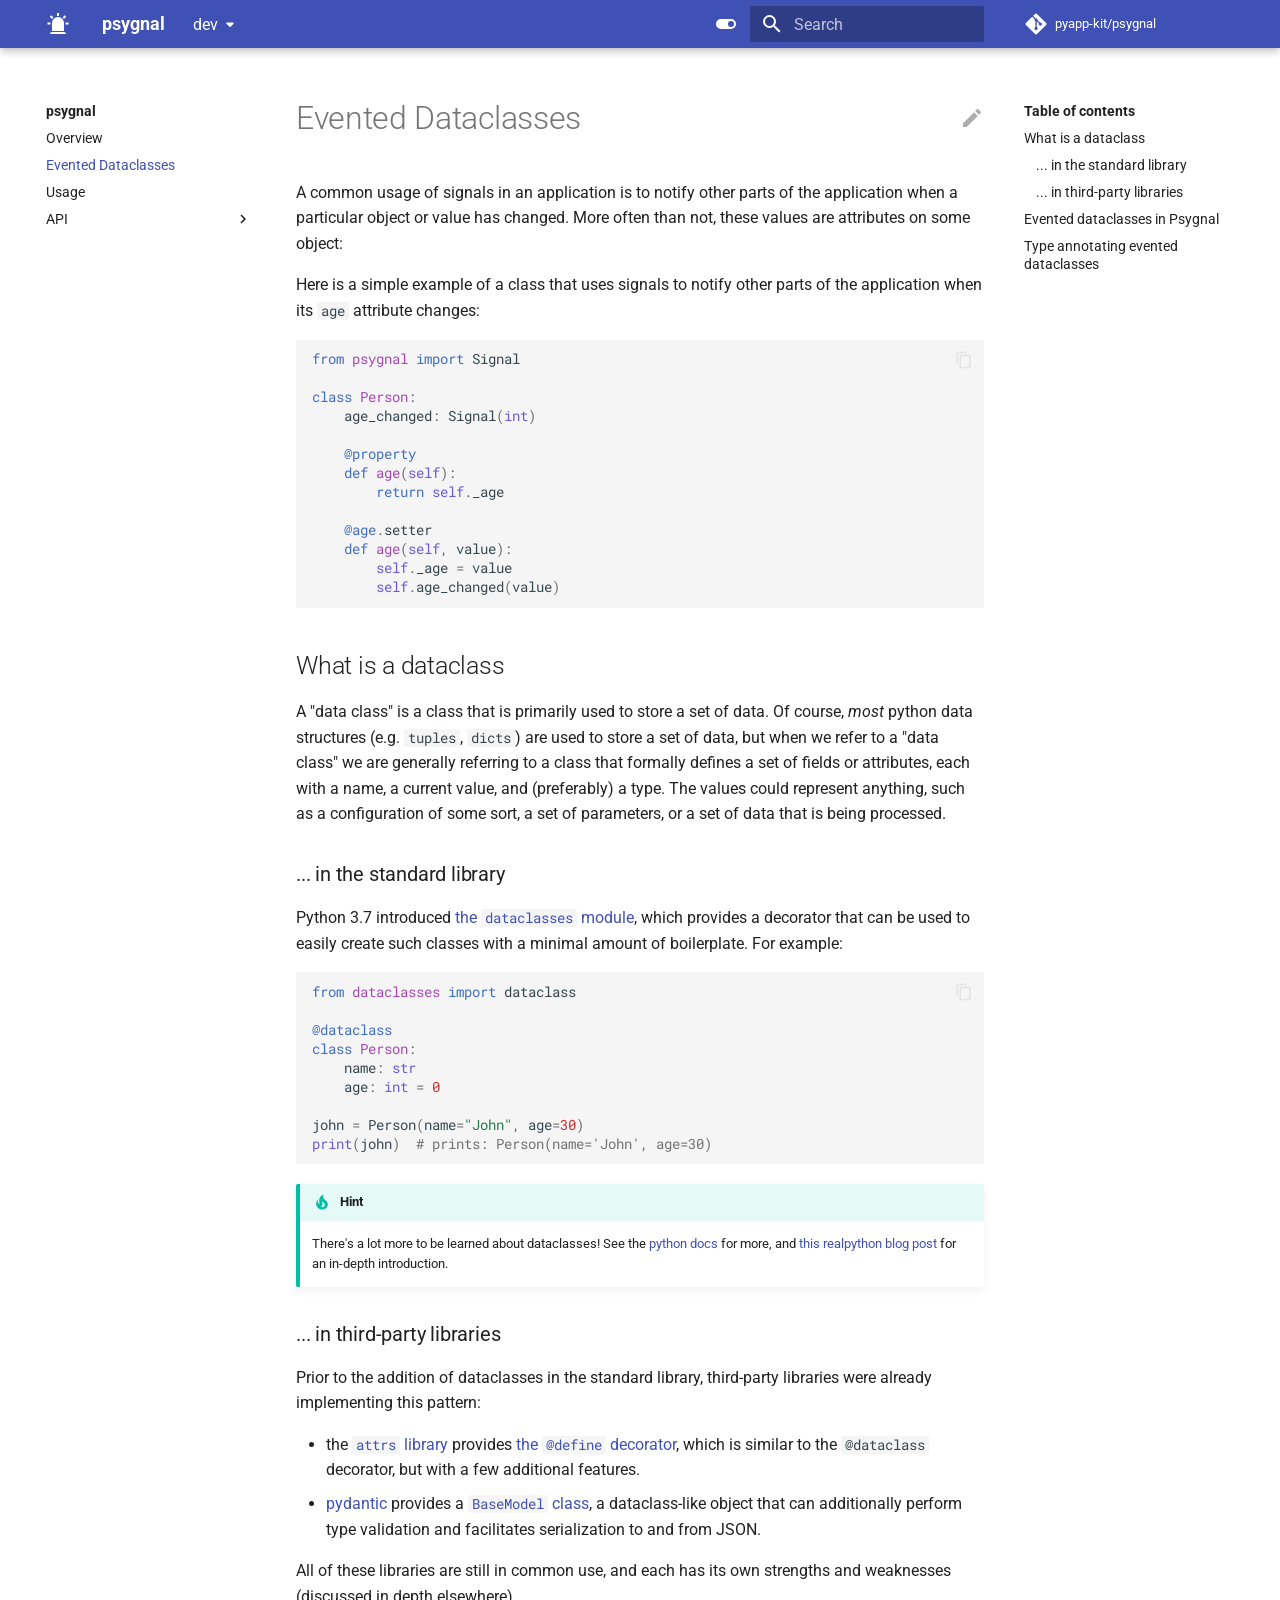
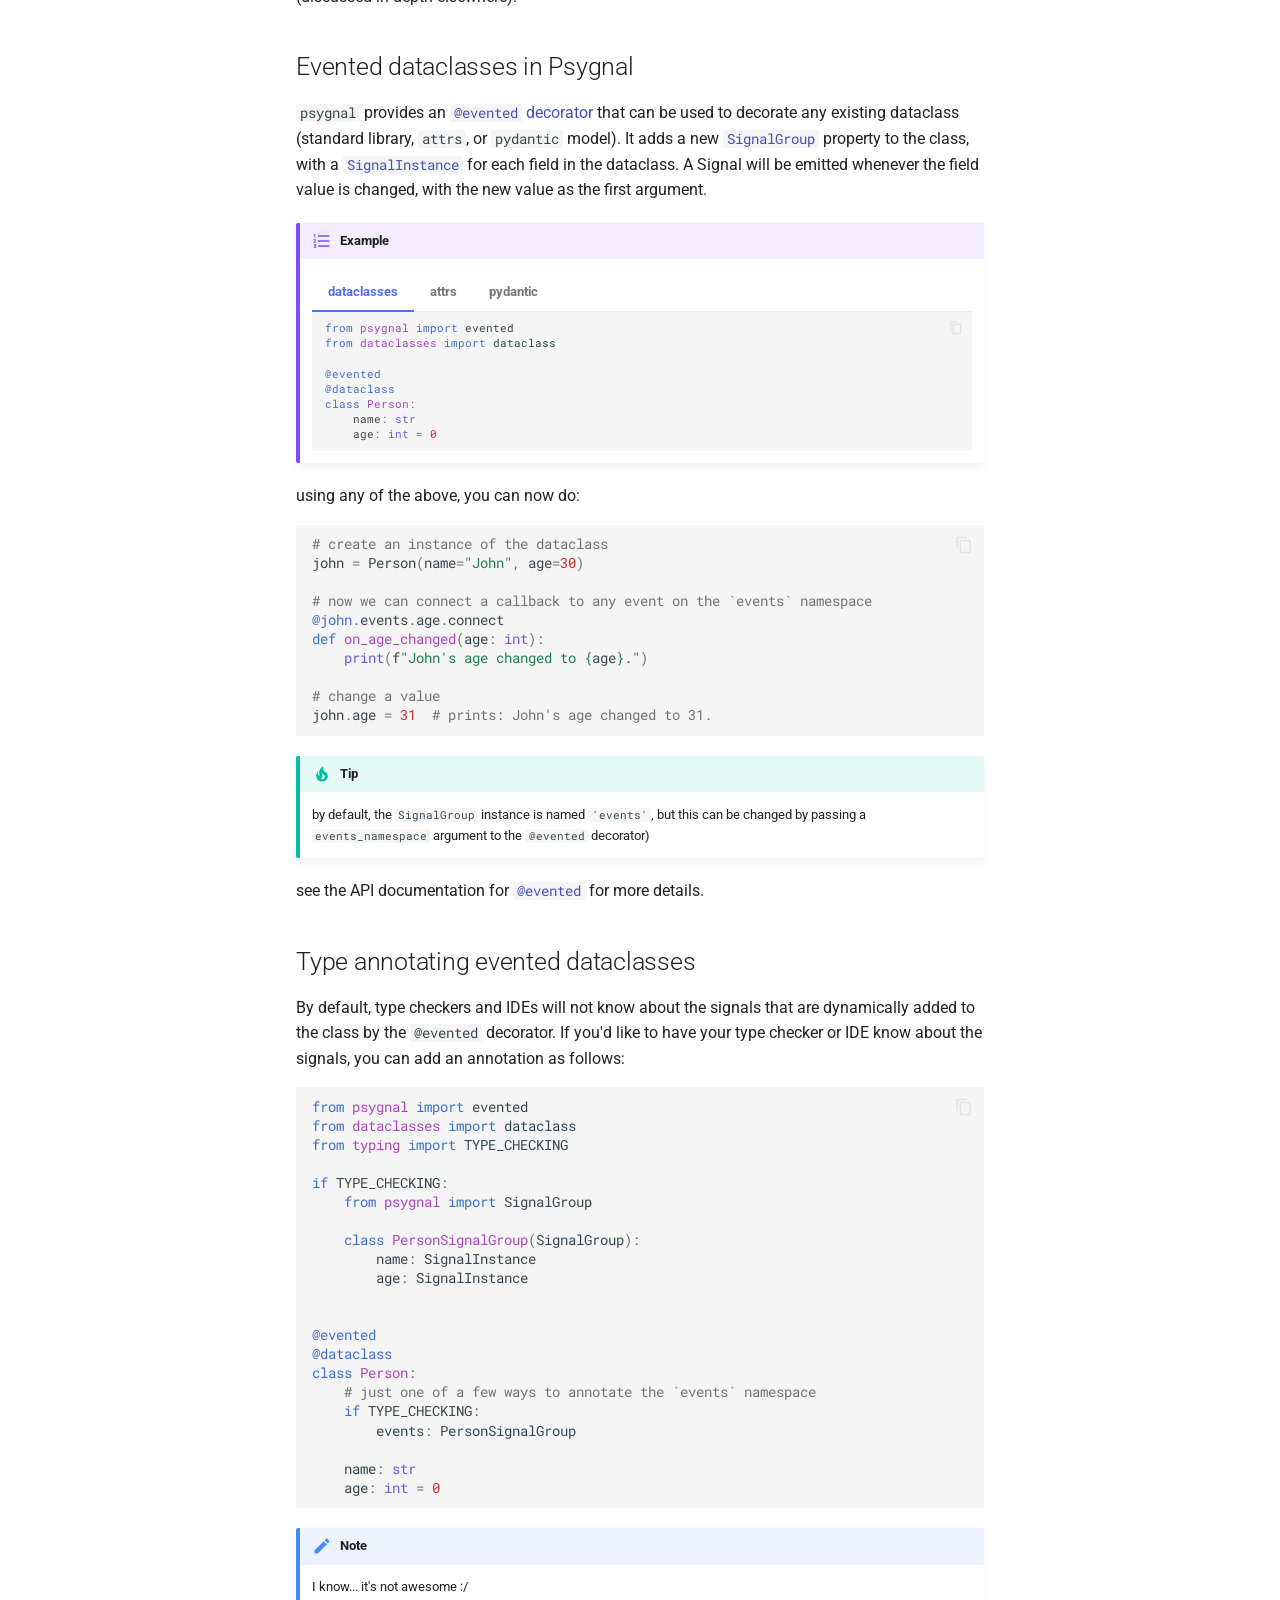
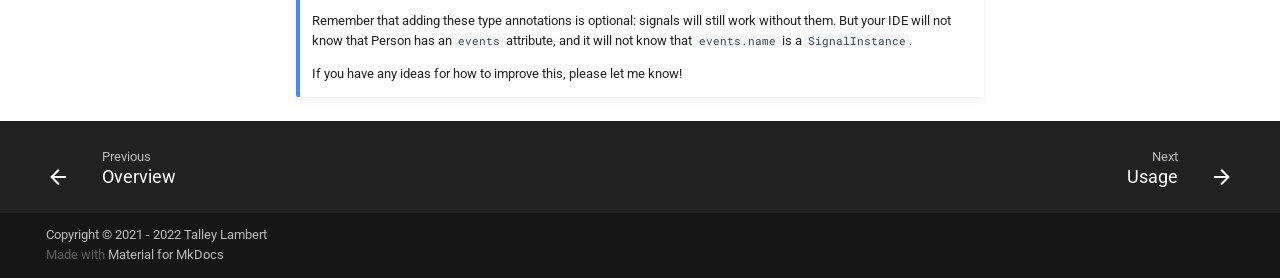
<file: dev/dataclasses/index.html>
<!doctype html><html lang=en class=no-js> <head><meta charset=utf-8><meta name=viewport content="width=device-width,initial-scale=1"><meta name=description content="Pure python callback/event system modeled after Qt Signals"><meta name=author content="Talley Lambert"><link href=https://github.com/pyapp-kit/psygnal/dev/dataclasses/ rel=canonical><link rel=icon href=../assets/images/favicon.png><meta name=generator content="mkdocs-1.4.2, mkdocs-material-8.5.4"><title>Evented Dataclasses - psygnal</title><link rel=stylesheet href=../assets/stylesheets/main.80dcb947.min.css><link rel=stylesheet href=../assets/stylesheets/palette.cbb835fc.min.css><link rel=preconnect href=https://fonts.gstatic.com crossorigin><link rel=stylesheet href="https://fonts.googleapis.com/css?family=Roboto:300,300i,400,400i,700,700i%7CRoboto+Mono:400,400i,700,700i&display=fallback"><style>:root{--md-text-font:"Roboto";--md-code-font:"Roboto Mono"}</style><link rel=stylesheet href=../assets/_mkdocstrings.css><link rel=stylesheet href=../stylesheets/extra.css><script>__md_scope=new URL("..",location),__md_hash=e=>[...e].reduce((e,_)=>(e<<5)-e+_.charCodeAt(0),0),__md_get=(e,_=localStorage,t=__md_scope)=>JSON.parse(_.getItem(t.pathname+"."+e)),__md_set=(e,_,t=localStorage,a=__md_scope)=>{try{t.setItem(a.pathname+"."+e,JSON.stringify(_))}catch(e){}}</script></head> <body dir=ltr data-md-color-scheme=default data-md-color-primary=indigo data-md-color-accent=indigo> <script>var palette=__md_get("__palette");if(palette&&"object"==typeof palette.color)for(var key of Object.keys(palette.color))document.body.setAttribute("data-md-color-"+key,palette.color[key])</script> <input class=md-toggle data-md-toggle=drawer type=checkbox id=__drawer autocomplete=off> <input class=md-toggle data-md-toggle=search type=checkbox id=__search autocomplete=off> <label class=md-overlay for=__drawer></label> <div data-md-component=skip> <a href=#evented-dataclasses class=md-skip> Skip to content </a> </div> <div data-md-component=announce> </div> <div data-md-component=outdated hidden> </div> <header class=md-header data-md-component=header> <nav class="md-header__inner md-grid" aria-label=Header> <a href=.. title=psygnal class="md-header__button md-logo" aria-label=psygnal data-md-component=logo> <svg xmlns=http://www.w3.org/2000/svg viewbox="0 0 24 24"><path d="M6 6.9 3.87 4.78l1.41-1.41L7.4 5.5 6 6.9M13 1v3h-2V1h2m7.13 3.78L18 6.9l-1.4-1.4 2.12-2.13 1.41 1.41M4.5 10.5v2h-3v-2h3m15 0h3v2h-3v-2M6 20h12a2 2 0 0 1 2 2H4a2 2 0 0 1 2-2m6-15a6 6 0 0 1 6 6v8H6v-8a6 6 0 0 1 6-6Z"/></svg> </a> <label class="md-header__button md-icon" for=__drawer> <svg xmlns=http://www.w3.org/2000/svg viewbox="0 0 24 24"><path d="M3 6h18v2H3V6m0 5h18v2H3v-2m0 5h18v2H3v-2Z"/></svg> </label> <div class=md-header__title data-md-component=header-title> <div class=md-header__ellipsis> <div class=md-header__topic> <span class=md-ellipsis> psygnal </span> </div> <div class=md-header__topic data-md-component=header-topic> <span class=md-ellipsis> Evented Dataclasses </span> </div> </div> </div> <form class=md-header__option data-md-component=palette> <input class=md-option data-md-color-media data-md-color-scheme=default data-md-color-primary=indigo data-md-color-accent=indigo aria-label="Switch to dark mode" type=radio name=__palette id=__palette_1> <label class="md-header__button md-icon" title="Switch to dark mode" for=__palette_2 hidden> <svg xmlns=http://www.w3.org/2000/svg viewbox="0 0 24 24"><path d="M17 7H7a5 5 0 0 0-5 5 5 5 0 0 0 5 5h10a5 5 0 0 0 5-5 5 5 0 0 0-5-5m0 8a3 3 0 0 1-3-3 3 3 0 0 1 3-3 3 3 0 0 1 3 3 3 3 0 0 1-3 3Z"/></svg> </label> <input class=md-option data-md-color-media data-md-color-scheme=slate data-md-color-primary=blue-grey data-md-color-accent=blue-grey aria-label="Switch to light mode" type=radio name=__palette id=__palette_2> <label class="md-header__button md-icon" title="Switch to light mode" for=__palette_1 hidden> <svg xmlns=http://www.w3.org/2000/svg viewbox="0 0 24 24"><path d="M17 6H7c-3.31 0-6 2.69-6 6s2.69 6 6 6h10c3.31 0 6-2.69 6-6s-2.69-6-6-6zm0 10H7c-2.21 0-4-1.79-4-4s1.79-4 4-4h10c2.21 0 4 1.79 4 4s-1.79 4-4 4zM7 9c-1.66 0-3 1.34-3 3s1.34 3 3 3 3-1.34 3-3-1.34-3-3-3z"/></svg> </label> </form> <label class="md-header__button md-icon" for=__search> <svg xmlns=http://www.w3.org/2000/svg viewbox="0 0 24 24"><path d="M9.5 3A6.5 6.5 0 0 1 16 9.5c0 1.61-.59 3.09-1.56 4.23l.27.27h.79l5 5-1.5 1.5-5-5v-.79l-.27-.27A6.516 6.516 0 0 1 9.5 16 6.5 6.5 0 0 1 3 9.5 6.5 6.5 0 0 1 9.5 3m0 2C7 5 5 7 5 9.5S7 14 9.5 14 14 12 14 9.5 12 5 9.5 5Z"/></svg> </label> <div class=md-search data-md-component=search role=dialog> <label class=md-search__overlay for=__search></label> <div class=md-search__inner role=search> <form class=md-search__form name=search> <input type=text class=md-search__input name=query aria-label=Search placeholder=Search autocapitalize=off autocorrect=off autocomplete=off spellcheck=false data-md-component=search-query required> <label class="md-search__icon md-icon" for=__search> <svg xmlns=http://www.w3.org/2000/svg viewbox="0 0 24 24"><path d="M9.5 3A6.5 6.5 0 0 1 16 9.5c0 1.61-.59 3.09-1.56 4.23l.27.27h.79l5 5-1.5 1.5-5-5v-.79l-.27-.27A6.516 6.516 0 0 1 9.5 16 6.5 6.5 0 0 1 3 9.5 6.5 6.5 0 0 1 9.5 3m0 2C7 5 5 7 5 9.5S7 14 9.5 14 14 12 14 9.5 12 5 9.5 5Z"/></svg> <svg xmlns=http://www.w3.org/2000/svg viewbox="0 0 24 24"><path d="M20 11v2H8l5.5 5.5-1.42 1.42L4.16 12l7.92-7.92L13.5 5.5 8 11h12Z"/></svg> </label> <nav class=md-search__options aria-label=Search> <button type=reset class="md-search__icon md-icon" title=Clear aria-label=Clear tabindex=-1> <svg xmlns=http://www.w3.org/2000/svg viewbox="0 0 24 24"><path d="M19 6.41 17.59 5 12 10.59 6.41 5 5 6.41 10.59 12 5 17.59 6.41 19 12 13.41 17.59 19 19 17.59 13.41 12 19 6.41Z"/></svg> </button> </nav> <div class=md-search__suggest data-md-component=search-suggest></div> </form> <div class=md-search__output> <div class=md-search__scrollwrap data-md-scrollfix> <div class=md-search-result data-md-component=search-result> <div class=md-search-result__meta> Initializing search </div> <ol class=md-search-result__list></ol> </div> </div> </div> </div> </div> <div class=md-header__source> <a href=https://github.com/pyapp-kit/psygnal title="Go to repository" class=md-source data-md-component=source> <div class="md-source__icon md-icon"> <svg xmlns=http://www.w3.org/2000/svg viewbox="0 0 448 512"><!-- Font Awesome Free 6.2.0 by @fontawesome - https://fontawesome.com License - https://fontawesome.com/license/free (Icons: CC BY 4.0, Fonts: SIL OFL 1.1, Code: MIT License) Copyright 2022 Fonticons, Inc.--><path d="M439.55 236.05 244 40.45a28.87 28.87 0 0 0-40.81 0l-40.66 40.63 51.52 51.52c27.06-9.14 52.68 16.77 43.39 43.68l49.66 49.66c34.23-11.8 61.18 31 35.47 56.69-26.49 26.49-70.21-2.87-56-37.34L240.22 199v121.85c25.3 12.54 22.26 41.85 9.08 55a34.34 34.34 0 0 1-48.55 0c-17.57-17.6-11.07-46.91 11.25-56v-123c-20.8-8.51-24.6-30.74-18.64-45L142.57 101 8.45 235.14a28.86 28.86 0 0 0 0 40.81l195.61 195.6a28.86 28.86 0 0 0 40.8 0l194.69-194.69a28.86 28.86 0 0 0 0-40.81z"/></svg> </div> <div class=md-source__repository> pyapp-kit/psygnal </div> </a> </div> </nav> </header> <div class=md-container data-md-component=container> <main class=md-main data-md-component=main> <div class="md-main__inner md-grid"> <div class="md-sidebar md-sidebar--primary" data-md-component=sidebar data-md-type=navigation> <div class=md-sidebar__scrollwrap> <div class=md-sidebar__inner> <nav class="md-nav md-nav--primary" aria-label=Navigation data-md-level=0> <label class=md-nav__title for=__drawer> <a href=.. title=psygnal class="md-nav__button md-logo" aria-label=psygnal data-md-component=logo> <svg xmlns=http://www.w3.org/2000/svg viewbox="0 0 24 24"><path d="M6 6.9 3.87 4.78l1.41-1.41L7.4 5.5 6 6.9M13 1v3h-2V1h2m7.13 3.78L18 6.9l-1.4-1.4 2.12-2.13 1.41 1.41M4.5 10.5v2h-3v-2h3m15 0h3v2h-3v-2M6 20h12a2 2 0 0 1 2 2H4a2 2 0 0 1 2-2m6-15a6 6 0 0 1 6 6v8H6v-8a6 6 0 0 1 6-6Z"/></svg> </a> psygnal </label> <div class=md-nav__source> <a href=https://github.com/pyapp-kit/psygnal title="Go to repository" class=md-source data-md-component=source> <div class="md-source__icon md-icon"> <svg xmlns=http://www.w3.org/2000/svg viewbox="0 0 448 512"><!-- Font Awesome Free 6.2.0 by @fontawesome - https://fontawesome.com License - https://fontawesome.com/license/free (Icons: CC BY 4.0, Fonts: SIL OFL 1.1, Code: MIT License) Copyright 2022 Fonticons, Inc.--><path d="M439.55 236.05 244 40.45a28.87 28.87 0 0 0-40.81 0l-40.66 40.63 51.52 51.52c27.06-9.14 52.68 16.77 43.39 43.68l49.66 49.66c34.23-11.8 61.18 31 35.47 56.69-26.49 26.49-70.21-2.87-56-37.34L240.22 199v121.85c25.3 12.54 22.26 41.85 9.08 55a34.34 34.34 0 0 1-48.55 0c-17.57-17.6-11.07-46.91 11.25-56v-123c-20.8-8.51-24.6-30.74-18.64-45L142.57 101 8.45 235.14a28.86 28.86 0 0 0 0 40.81l195.61 195.6a28.86 28.86 0 0 0 40.8 0l194.69-194.69a28.86 28.86 0 0 0 0-40.81z"/></svg> </div> <div class=md-source__repository> pyapp-kit/psygnal </div> </a> </div> <ul class=md-nav__list data-md-scrollfix> <li class=md-nav__item> <a href=.. class=md-nav__link> Overview </a> </li> <li class="md-nav__item md-nav__item--active"> <input class="md-nav__toggle md-toggle" data-md-toggle=toc type=checkbox id=__toc> <label class="md-nav__link md-nav__link--active" for=__toc> Evented Dataclasses <span class="md-nav__icon md-icon"></span> </label> <a href=./ class="md-nav__link md-nav__link--active"> Evented Dataclasses </a> <nav class="md-nav md-nav--secondary" aria-label="Table of contents"> <label class=md-nav__title for=__toc> <span class="md-nav__icon md-icon"></span> Table of contents </label> <ul class=md-nav__list data-md-component=toc data-md-scrollfix> <li class=md-nav__item> <a href=#what-is-a-dataclass class=md-nav__link> What is a dataclass </a> <nav class=md-nav aria-label="What is a dataclass"> <ul class=md-nav__list> <li class=md-nav__item> <a href=#in-the-standard-library class=md-nav__link> ... in the standard library </a> </li> <li class=md-nav__item> <a href=#in-third-party-libraries class=md-nav__link> ... in third-party libraries </a> </li> </ul> </nav> </li> <li class=md-nav__item> <a href=#evented-dataclasses-in-psygnal class=md-nav__link> Evented dataclasses in Psygnal </a> </li> <li class=md-nav__item> <a href=#type-annotating-evented-dataclasses class=md-nav__link> Type annotating evented dataclasses </a> </li> </ul> </nav> </li> <li class=md-nav__item> <a href=../usage/ class=md-nav__link> Usage </a> </li> <li class="md-nav__item md-nav__item--nested"> <input class="md-nav__toggle md-toggle" data-md-toggle=__nav_4 type=checkbox id=__nav_4> <label class=md-nav__link for=__nav_4> API <span class="md-nav__icon md-icon"></span> </label> <nav class=md-nav aria-label=API data-md-level=1> <label class=md-nav__title for=__nav_4> <span class="md-nav__icon md-icon"></span> API </label> <ul class=md-nav__list data-md-scrollfix> <li class=md-nav__item> <a href=../API/ class=md-nav__link> Signal API </a> </li> <li class=md-nav__item> <a href=../API/containers/ class=md-nav__link> Evented Containers </a> </li> <li class=md-nav__item> <a href=../API/evented/ class=md-nav__link> Evented Decorator </a> </li> <li class=md-nav__item> <a href=../API/model/ class=md-nav__link> Evented Model </a> </li> <li class=md-nav__item> <a href=../API/proxy/ class=md-nav__link> Proxy Objects </a> </li> <li class=md-nav__item> <a href=../API/throttler/ class=md-nav__link> Throttling & Debouncing </a> </li> <li class=md-nav__item> <a href=../API/utilities/ class=md-nav__link> Utilities </a> </li> </ul> </nav> </li> </ul> </nav> </div> </div> </div> <div class="md-sidebar md-sidebar--secondary" data-md-component=sidebar data-md-type=toc> <div class=md-sidebar__scrollwrap> <div class=md-sidebar__inner> <nav class="md-nav md-nav--secondary" aria-label="Table of contents"> <label class=md-nav__title for=__toc> <span class="md-nav__icon md-icon"></span> Table of contents </label> <ul class=md-nav__list data-md-component=toc data-md-scrollfix> <li class=md-nav__item> <a href=#what-is-a-dataclass class=md-nav__link> What is a dataclass </a> <nav class=md-nav aria-label="What is a dataclass"> <ul class=md-nav__list> <li class=md-nav__item> <a href=#in-the-standard-library class=md-nav__link> ... in the standard library </a> </li> <li class=md-nav__item> <a href=#in-third-party-libraries class=md-nav__link> ... in third-party libraries </a> </li> </ul> </nav> </li> <li class=md-nav__item> <a href=#evented-dataclasses-in-psygnal class=md-nav__link> Evented dataclasses in Psygnal </a> </li> <li class=md-nav__item> <a href=#type-annotating-evented-dataclasses class=md-nav__link> Type annotating evented dataclasses </a> </li> </ul> </nav> </div> </div> </div> <div class=md-content data-md-component=content> <article class="md-content__inner md-typeset"> <a href=https://github.com/pyapp-kit/psygnal/edit/master/docs/dataclasses.md title="Edit this page" class="md-content__button md-icon"> <svg xmlns=http://www.w3.org/2000/svg viewbox="0 0 24 24"><path d="M20.71 7.04c.39-.39.39-1.04 0-1.41l-2.34-2.34c-.37-.39-1.02-.39-1.41 0l-1.84 1.83 3.75 3.75M3 17.25V21h3.75L17.81 9.93l-3.75-3.75L3 17.25Z"/></svg> </a> <h1 id=evented-dataclasses>Evented Dataclasses<a class=headerlink href=#evented-dataclasses title="Permanent link">#</a></h1> <p>A common usage of signals in an application is to notify other parts of the application when a particular object or value has changed. More often than not, these values are attributes on some object:</p> <p>Here is a simple example of a class that uses signals to notify other parts of the application when its <code>age</code> attribute changes:</p> <div class=highlight><pre><span></span><code><span class=kn>from</span> <span class=nn>psygnal</span> <span class=kn>import</span> <span class=n>Signal</span>

<span class=k>class</span> <span class=nc>Person</span><span class=p>:</span>
    <span class=n>age_changed</span><span class=p>:</span> <span class=n>Signal</span><span class=p>(</span><span class=nb>int</span><span class=p>)</span>

    <span class=nd>@property</span>
    <span class=k>def</span> <span class=nf>age</span><span class=p>(</span><span class=bp>self</span><span class=p>):</span>
        <span class=k>return</span> <span class=bp>self</span><span class=o>.</span><span class=n>_age</span>

    <span class=nd>@age</span><span class=o>.</span><span class=n>setter</span>
    <span class=k>def</span> <span class=nf>age</span><span class=p>(</span><span class=bp>self</span><span class=p>,</span> <span class=n>value</span><span class=p>):</span>
        <span class=bp>self</span><span class=o>.</span><span class=n>_age</span> <span class=o>=</span> <span class=n>value</span>
        <span class=bp>self</span><span class=o>.</span><span class=n>age_changed</span><span class=p>(</span><span class=n>value</span><span class=p>)</span>
</code></pre></div> <h2 id=what-is-a-dataclass>What is a dataclass<a class=headerlink href=#what-is-a-dataclass title="Permanent link">#</a></h2> <p>A "data class" is a class that is primarily used to store a set of data. Of course, <em>most</em> python data structures (e.g. <code>tuples</code>, <code>dicts</code>) are used to store a set of data, but when we refer to a "data class" we are generally referring to a class that formally defines a set of fields or attributes, each with a name, a current value, and (preferably) a type. The values could represent anything, such as a configuration of some sort, a set of parameters, or a set of data that is being processed.</p> <h3 id=in-the-standard-library>... in the standard library<a class=headerlink href=#in-the-standard-library title="Permanent link">#</a></h3> <p>Python 3.7 introduced <a href=https://docs.python.org/3/library/dataclasses.html>the <code>dataclasses</code> module</a>, which provides a decorator that can be used to easily create such classes with a minimal amount of boilerplate. For example:</p> <div class=highlight><pre><span></span><code><span class=kn>from</span> <span class=nn>dataclasses</span> <span class=kn>import</span> <span class=n>dataclass</span>

<span class=nd>@dataclass</span>
<span class=k>class</span> <span class=nc>Person</span><span class=p>:</span>
    <span class=n>name</span><span class=p>:</span> <span class=nb>str</span>
    <span class=n>age</span><span class=p>:</span> <span class=nb>int</span> <span class=o>=</span> <span class=mi>0</span>

<span class=n>john</span> <span class=o>=</span> <span class=n>Person</span><span class=p>(</span><span class=n>name</span><span class=o>=</span><span class=s2>&quot;John&quot;</span><span class=p>,</span> <span class=n>age</span><span class=o>=</span><span class=mi>30</span><span class=p>)</span>
<span class=nb>print</span><span class=p>(</span><span class=n>john</span><span class=p>)</span>  <span class=c1># prints: Person(name=&#39;John&#39;, age=30)</span>
</code></pre></div> <div class="admonition hint"> <p class=admonition-title>Hint</p> <p>There's a lot more to be learned about dataclasses! See the <a href=https://docs.python.org/3/library/dataclasses.html>python docs</a> for more, and <a href=https://realpython.com/python-data-classes/ >this realpython blog post</a> for an in-depth introduction.</p> </div> <h3 id=in-third-party-libraries>... in third-party libraries<a class=headerlink href=#in-third-party-libraries title="Permanent link">#</a></h3> <p>Prior to the addition of dataclasses in the standard library, third-party libraries were already implementing this pattern:</p> <ul> <li>the <a href=https://www.attrs.org/en/stable/ ><code>attrs</code> library</a> provides <a href=https://www.attrs.org/en/stable/overview.html>the <code>@define</code> decorator</a>, which is similar to the <code>@dataclass</code> decorator, but with a few additional features.</li> <li><a href=https://pydantic-docs.helpmanual.io/ >pydantic</a> provides a <a href=https://pydantic-docs.helpmanual.io/usage/models/ ><code>BaseModel</code> class</a>, a dataclass-like object that can additionally perform type validation and facilitates serialization to and from JSON.</li> </ul> <p>All of these libraries are still in common use, and each has its own strengths and weaknesses (discussed in depth elsewhere).</p> <h2 id=evented-dataclasses-in-psygnal>Evented dataclasses in Psygnal<a class=headerlink href=#evented-dataclasses-in-psygnal title="Permanent link">#</a></h2> <p><code>psygnal</code> provides an <a class="autorefs autorefs-internal" href=../API/evented/#psygnal.evented><code>@evented</code> decorator</a> that can be used to decorate any existing dataclass (standard library, <code>attrs</code>, or <code>pydantic</code> model). It adds a new <a class="autorefs autorefs-internal" href=../API/#psygnal.SignalGroup><code>SignalGroup</code></a> property to the class, with a <a class="autorefs autorefs-internal" href=../API/#psygnal.SignalInstance><code>SignalInstance</code></a> for each field in the dataclass. A Signal will be emitted whenever the field value is changed, with the new value as the first argument.</p> <div class="admonition example"> <p class=admonition-title>Example</p> <div class="tabbed-set tabbed-alternate" data-tabs=1:3><input checked=checked id=__tabbed_1_1 name=__tabbed_1 type=radio><input id=__tabbed_1_2 name=__tabbed_1 type=radio><input id=__tabbed_1_3 name=__tabbed_1 type=radio><div class=tabbed-labels><label for=__tabbed_1_1>dataclasses</label><label for=__tabbed_1_2>attrs</label><label for=__tabbed_1_3>pydantic</label></div> <div class=tabbed-content> <div class=tabbed-block> <div class=highlight><pre><span></span><code><span class=kn>from</span> <span class=nn>psygnal</span> <span class=kn>import</span> <span class=n>evented</span>
<span class=kn>from</span> <span class=nn>dataclasses</span> <span class=kn>import</span> <span class=n>dataclass</span>

<span class=nd>@evented</span>
<span class=nd>@dataclass</span>
<span class=k>class</span> <span class=nc>Person</span><span class=p>:</span>
    <span class=n>name</span><span class=p>:</span> <span class=nb>str</span>
    <span class=n>age</span><span class=p>:</span> <span class=nb>int</span> <span class=o>=</span> <span class=mi>0</span>
</code></pre></div> </div> <div class=tabbed-block> <div class=highlight><pre><span></span><code><span class=kn>from</span> <span class=nn>psygnal</span> <span class=kn>import</span> <span class=n>evented</span>
<span class=kn>from</span> <span class=nn>attrs</span> <span class=kn>import</span> <span class=n>define</span>

<span class=nd>@evented</span>
<span class=nd>@define</span>
<span class=k>class</span> <span class=nc>Person</span><span class=p>:</span>
    <span class=n>name</span><span class=p>:</span> <span class=nb>str</span>
    <span class=n>age</span><span class=p>:</span> <span class=nb>int</span> <span class=o>=</span> <span class=mi>0</span>
</code></pre></div> </div> <div class=tabbed-block> <div class=highlight><pre><span></span><code><span class=kn>from</span> <span class=nn>psygnal</span> <span class=kn>import</span> <span class=n>evented</span>
<span class=kn>from</span> <span class=nn>pydantic</span> <span class=kn>import</span> <span class=n>BaseModel</span>

<span class=nd>@evented</span>
<span class=k>class</span> <span class=nc>Person</span><span class=p>(</span><span class=n>BaseModel</span><span class=p>):</span>
    <span class=n>name</span><span class=p>:</span> <span class=nb>str</span>
    <span class=n>age</span><span class=p>:</span> <span class=nb>int</span> <span class=o>=</span> <span class=mi>0</span>
</code></pre></div> <p><em>for a fully evented subclass of pydantic's <code>BaseModel</code>, see also <a href=../API/model/ ><code>EventedModel</code></a></em></p> </div> </div> </div> </div> <p>using any of the above, you can now do:</p> <div class=highlight><pre><span></span><code><span class=c1># create an instance of the dataclass</span>
<span class=n>john</span> <span class=o>=</span> <span class=n>Person</span><span class=p>(</span><span class=n>name</span><span class=o>=</span><span class=s2>&quot;John&quot;</span><span class=p>,</span> <span class=n>age</span><span class=o>=</span><span class=mi>30</span><span class=p>)</span>

<span class=c1># now we can connect a callback to any event on the `events` namespace</span>
<span class=nd>@john</span><span class=o>.</span><span class=n>events</span><span class=o>.</span><span class=n>age</span><span class=o>.</span><span class=n>connect</span>
<span class=k>def</span> <span class=nf>on_age_changed</span><span class=p>(</span><span class=n>age</span><span class=p>:</span> <span class=nb>int</span><span class=p>):</span>
    <span class=nb>print</span><span class=p>(</span><span class=sa>f</span><span class=s2>&quot;John&#39;s age changed to </span><span class=si>{</span><span class=n>age</span><span class=si>}</span><span class=s2>.&quot;</span><span class=p>)</span>

<span class=c1># change a value</span>
<span class=n>john</span><span class=o>.</span><span class=n>age</span> <span class=o>=</span> <span class=mi>31</span>  <span class=c1># prints: John&#39;s age changed to 31.</span>
</code></pre></div> <div class="admonition tip"> <p class=admonition-title>Tip</p> <p>by default, the <code>SignalGroup</code> instance is named <code>'events'</code>, but this can be changed by passing a <code>events_namespace</code> argument to the <code>@evented</code> decorator)</p> </div> <p>see the API documentation for <a class="autorefs autorefs-internal" href=../API/evented/#psygnal.evented><code>@evented</code></a> for more details.</p> <h2 id=type-annotating-evented-dataclasses>Type annotating evented dataclasses<a class=headerlink href=#type-annotating-evented-dataclasses title="Permanent link">#</a></h2> <p>By default, type checkers and IDEs will not know about the signals that are dynamically added to the class by the <code>@evented</code> decorator. If you'd like to have your type checker or IDE know about the signals, you can add an annotation as follows:</p> <div class=highlight><pre><span></span><code><span class=kn>from</span> <span class=nn>psygnal</span> <span class=kn>import</span> <span class=n>evented</span>
<span class=kn>from</span> <span class=nn>dataclasses</span> <span class=kn>import</span> <span class=n>dataclass</span>
<span class=kn>from</span> <span class=nn>typing</span> <span class=kn>import</span> <span class=n>TYPE_CHECKING</span>

<span class=k>if</span> <span class=n>TYPE_CHECKING</span><span class=p>:</span>
    <span class=kn>from</span> <span class=nn>psygnal</span> <span class=kn>import</span> <span class=n>SignalGroup</span>

    <span class=k>class</span> <span class=nc>PersonSignalGroup</span><span class=p>(</span><span class=n>SignalGroup</span><span class=p>):</span>
        <span class=n>name</span><span class=p>:</span> <span class=n>SignalInstance</span>
        <span class=n>age</span><span class=p>:</span> <span class=n>SignalInstance</span>


<span class=nd>@evented</span>
<span class=nd>@dataclass</span>
<span class=k>class</span> <span class=nc>Person</span><span class=p>:</span>
    <span class=c1># just one of a few ways to annotate the `events` namespace</span>
    <span class=k>if</span> <span class=n>TYPE_CHECKING</span><span class=p>:</span>
        <span class=n>events</span><span class=p>:</span> <span class=n>PersonSignalGroup</span>

    <span class=n>name</span><span class=p>:</span> <span class=nb>str</span>
    <span class=n>age</span><span class=p>:</span> <span class=nb>int</span> <span class=o>=</span> <span class=mi>0</span>
</code></pre></div> <div class="admonition note"> <p class=admonition-title>Note</p> <p>I know... it's not awesome :/</p> <p>Remember that adding these type annotations is optional: signals will still work without them. But your IDE will not know that Person has an <code>events</code> attribute, and it will not know that <code>events.name</code> is a <code>SignalInstance</code>.</p> <p>If you have any ideas for how to improve this, please let me know!</p> </div> </article> </div> <script>var tabs=__md_get("__tabs");if(Array.isArray(tabs))e:for(var set of document.querySelectorAll(".tabbed-set")){var tab,labels=set.querySelector(".tabbed-labels");for(tab of tabs)for(var label of labels.getElementsByTagName("label"))if(label.innerText.trim()===tab){var input=document.getElementById(label.htmlFor);input.checked=!0;continue e}}</script> </div> </main> <footer class=md-footer> <nav class="md-footer__inner md-grid" aria-label=Footer> <a href=.. class="md-footer__link md-footer__link--prev" aria-label="Previous: Overview" rel=prev> <div class="md-footer__button md-icon"> <svg xmlns=http://www.w3.org/2000/svg viewbox="0 0 24 24"><path d="M20 11v2H8l5.5 5.5-1.42 1.42L4.16 12l7.92-7.92L13.5 5.5 8 11h12Z"/></svg> </div> <div class=md-footer__title> <div class=md-ellipsis> <span class=md-footer__direction> Previous </span> Overview </div> </div> </a> <a href=../usage/ class="md-footer__link md-footer__link--next" aria-label="Next: Usage" rel=next> <div class=md-footer__title> <div class=md-ellipsis> <span class=md-footer__direction> Next </span> Usage </div> </div> <div class="md-footer__button md-icon"> <svg xmlns=http://www.w3.org/2000/svg viewbox="0 0 24 24"><path d="M4 11v2h12l-5.5 5.5 1.42 1.42L19.84 12l-7.92-7.92L10.5 5.5 16 11H4Z"/></svg> </div> </a> </nav> <div class="md-footer-meta md-typeset"> <div class="md-footer-meta__inner md-grid"> <div class=md-copyright> <div class=md-copyright__highlight> Copyright &copy; 2021 - 2022 Talley Lambert </div> Made with <a href=https://squidfunk.github.io/mkdocs-material/ target=_blank rel=noopener> Material for MkDocs </a> </div> </div> </div> </footer> </div> <div class=md-dialog data-md-component=dialog> <div class="md-dialog__inner md-typeset"></div> </div> <script id=__config type=application/json>{"base": "..", "features": ["navigation.instant", "search.highlight", "search.suggest", "content.tabs.link"], "search": "../assets/javascripts/workers/search.5bf1dace.min.js", "translations": {"clipboard.copied": "Copied to clipboard", "clipboard.copy": "Copy to clipboard", "search.config.lang": "en", "search.config.pipeline": "trimmer, stopWordFilter", "search.config.separator": "[\\s\\-]+", "search.placeholder": "Search", "search.result.more.one": "1 more on this page", "search.result.more.other": "# more on this page", "search.result.none": "No matching documents", "search.result.one": "1 matching document", "search.result.other": "# matching documents", "search.result.placeholder": "Type to start searching", "search.result.term.missing": "Missing", "select.version.title": "Select version"}, "version": {"provider": "mike"}}</script> <script src=../assets/javascripts/bundle.078830c0.min.js></script> </body> </html>
</file>
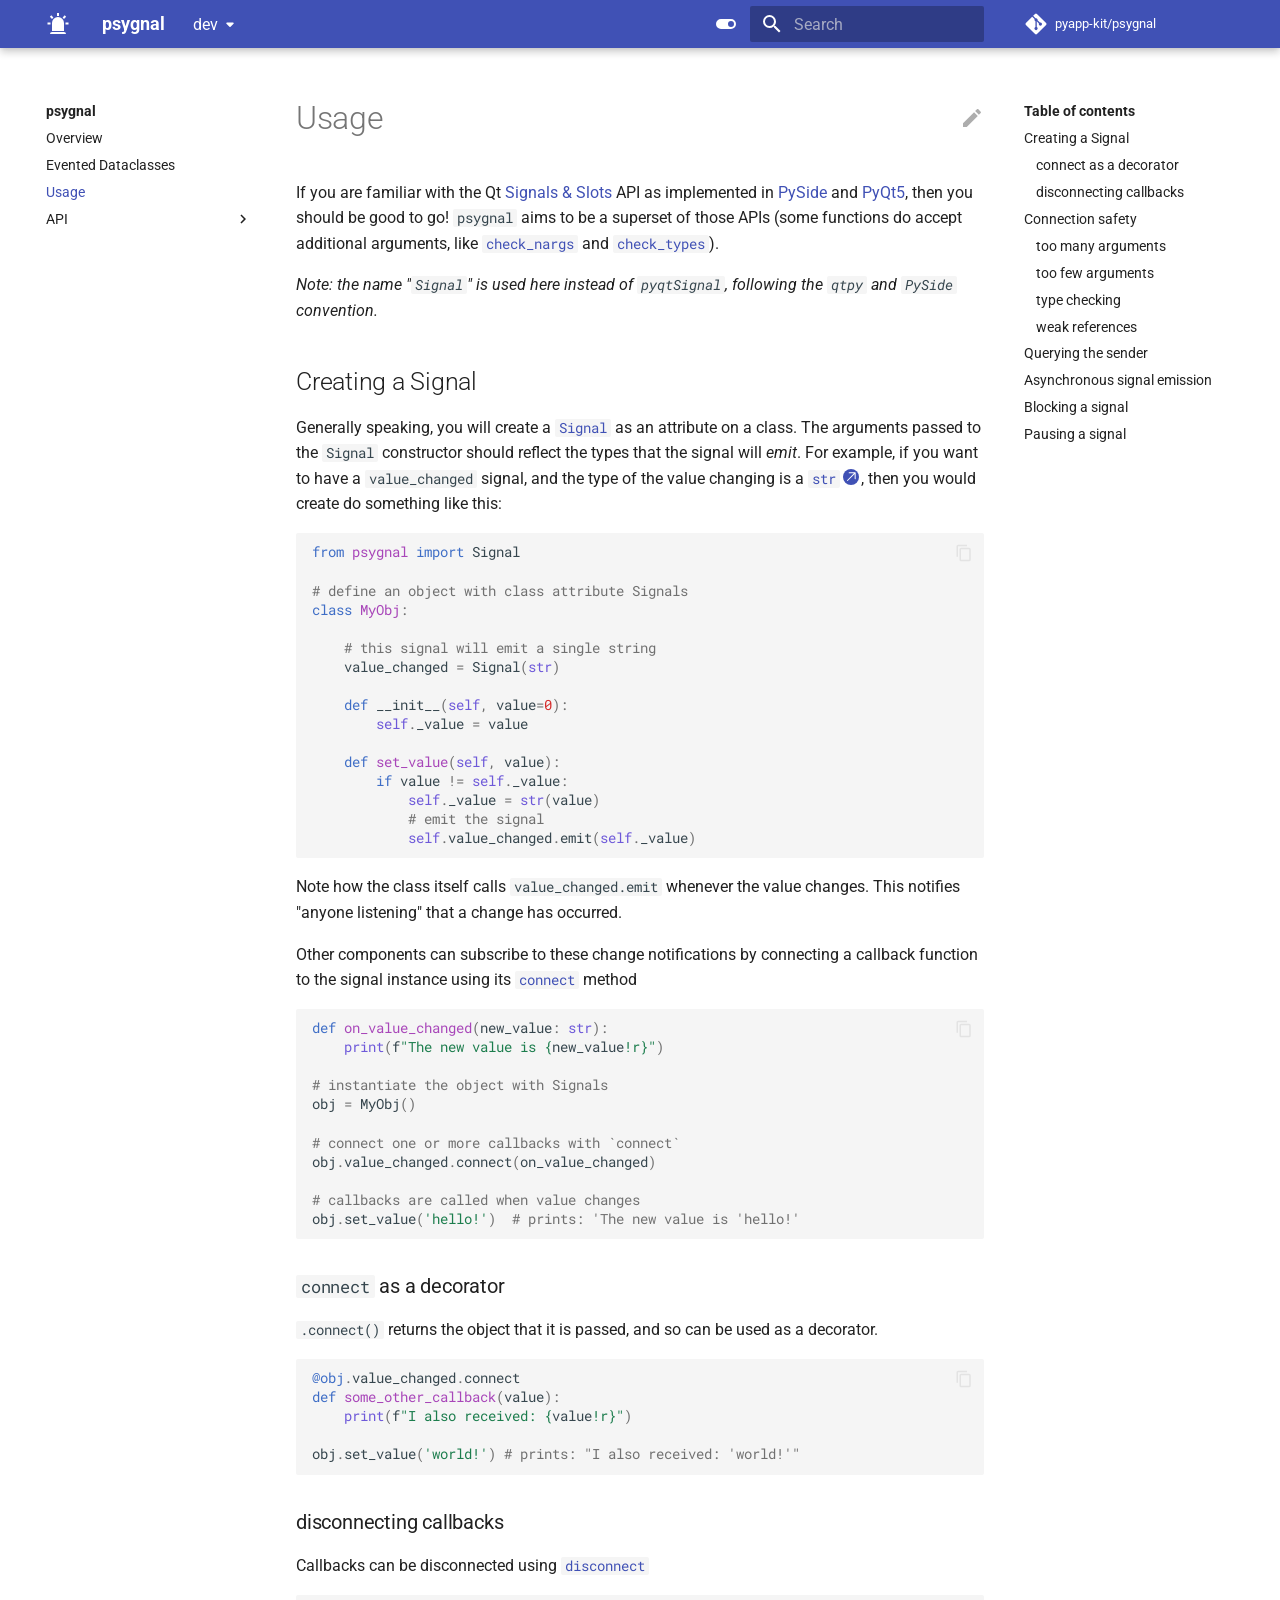
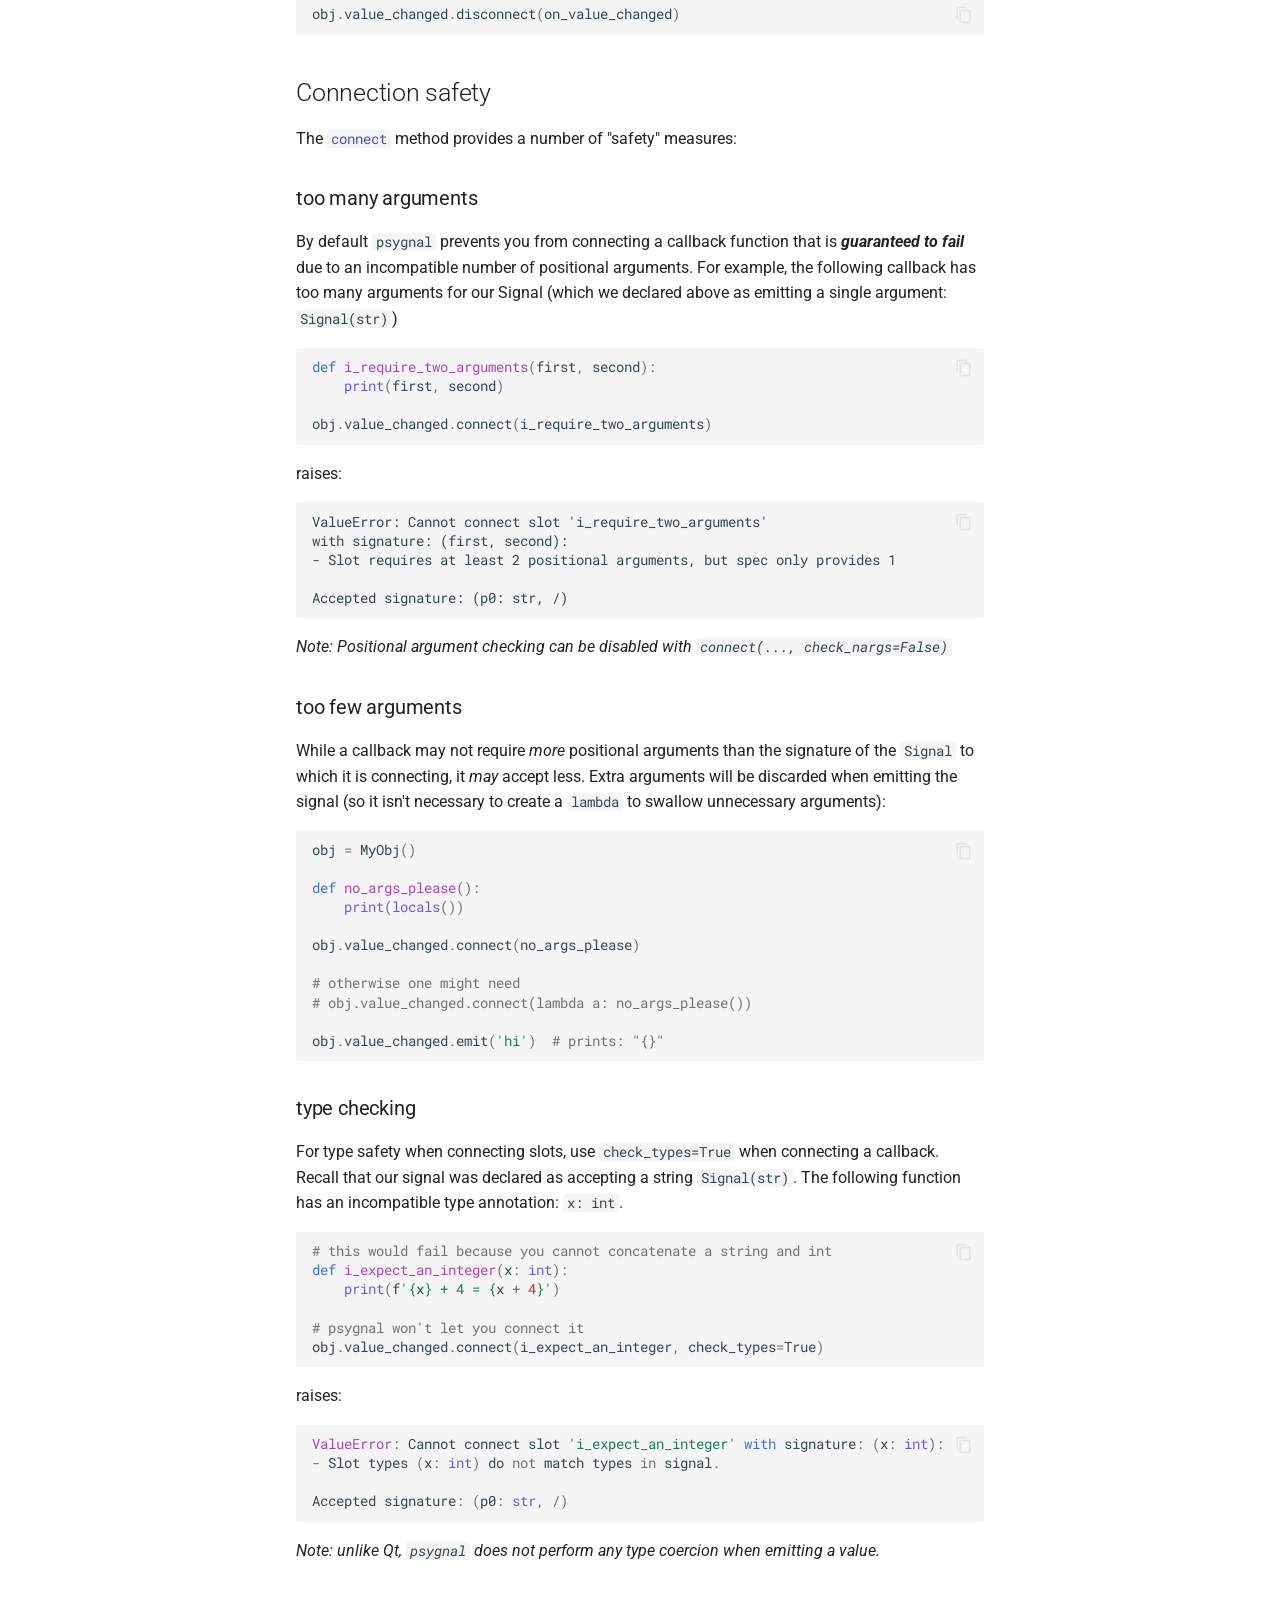
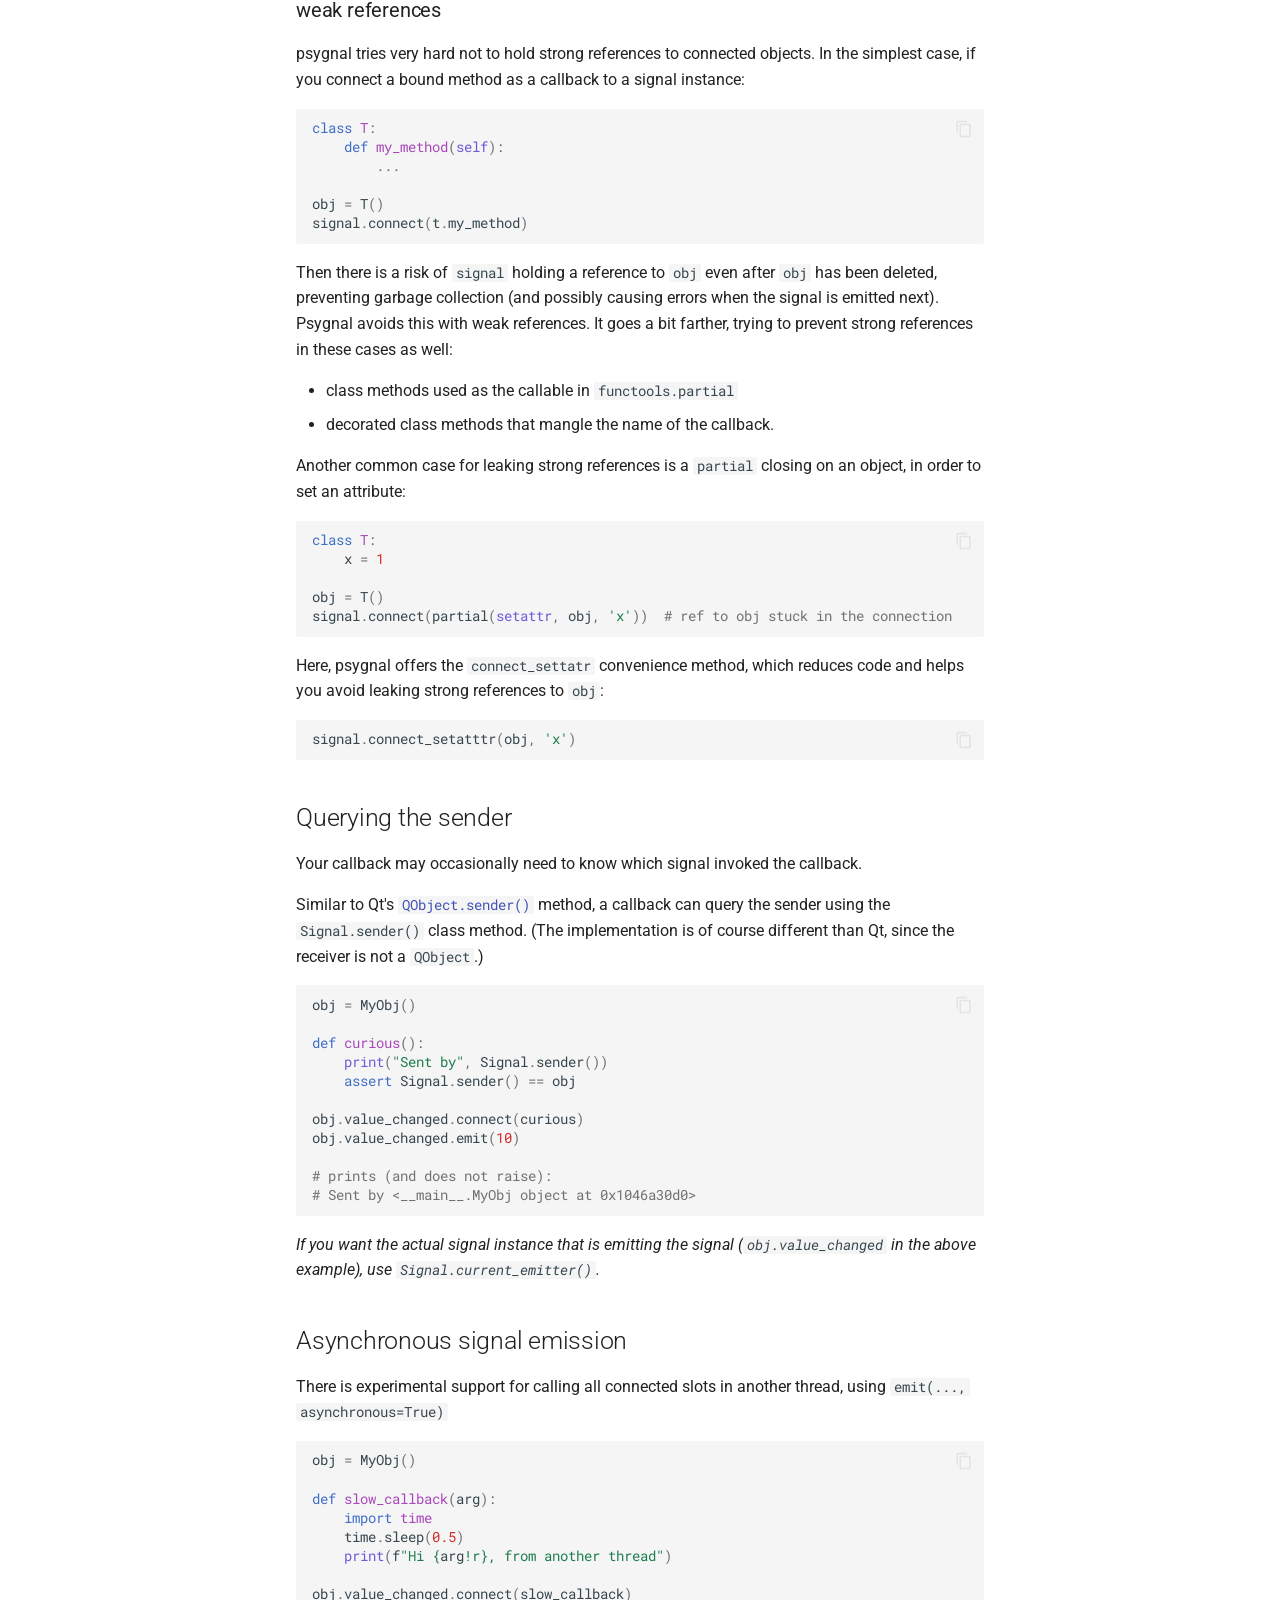
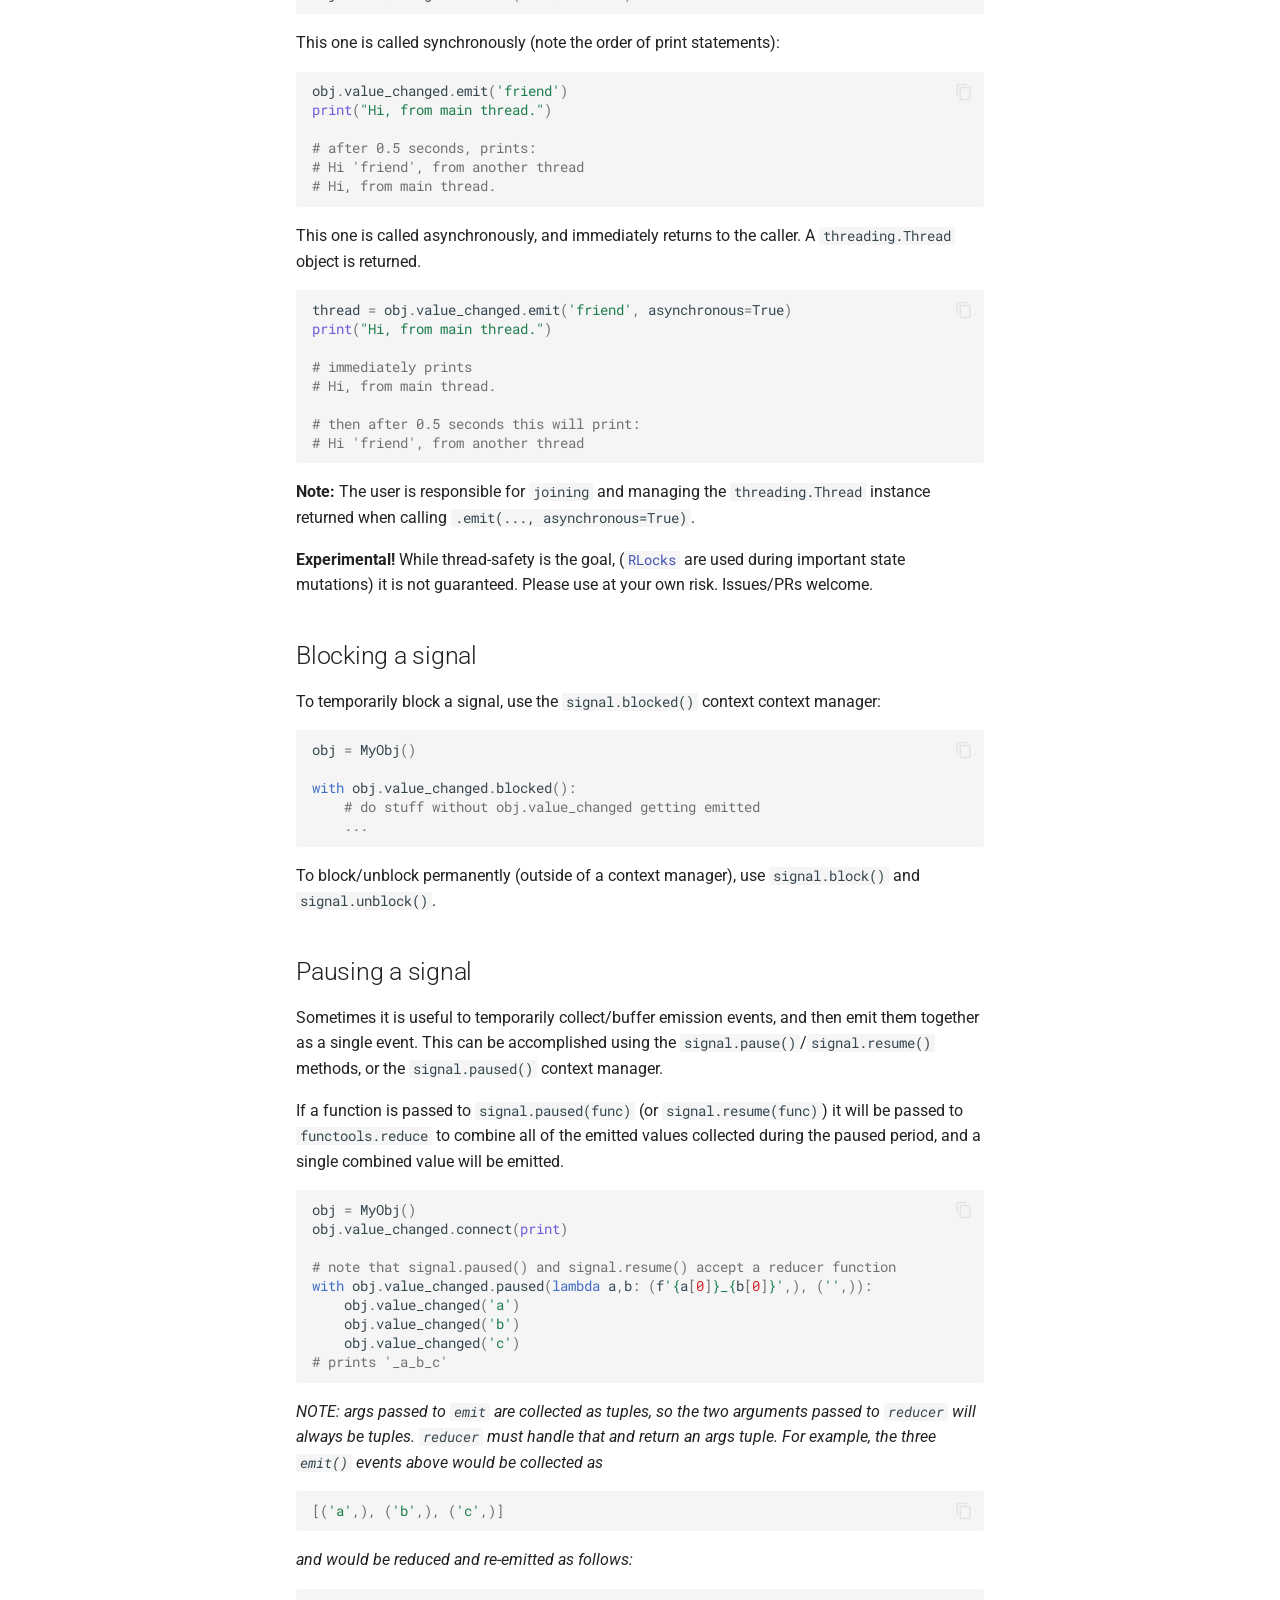
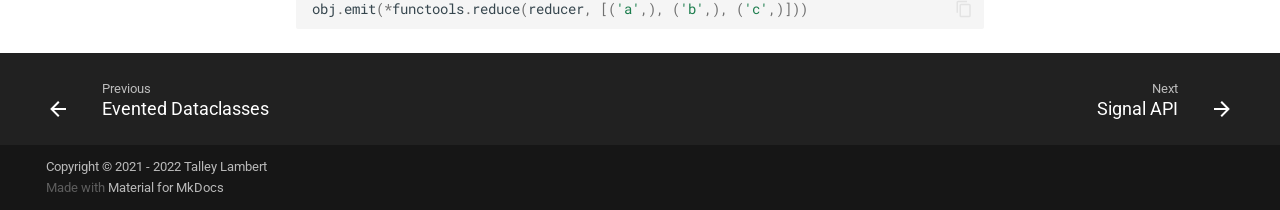
<file: dev/usage/index.html>
<!doctype html><html lang=en class=no-js> <head><meta charset=utf-8><meta name=viewport content="width=device-width,initial-scale=1"><meta name=description content="Pure python callback/event system modeled after Qt Signals"><meta name=author content="Talley Lambert"><link href=https://github.com/pyapp-kit/psygnal/dev/usage/ rel=canonical><link rel=icon href=../assets/images/favicon.png><meta name=generator content="mkdocs-1.4.2, mkdocs-material-8.5.4"><title>Usage - psygnal</title><link rel=stylesheet href=../assets/stylesheets/main.80dcb947.min.css><link rel=stylesheet href=../assets/stylesheets/palette.cbb835fc.min.css><link rel=preconnect href=https://fonts.gstatic.com crossorigin><link rel=stylesheet href="https://fonts.googleapis.com/css?family=Roboto:300,300i,400,400i,700,700i%7CRoboto+Mono:400,400i,700,700i&display=fallback"><style>:root{--md-text-font:"Roboto";--md-code-font:"Roboto Mono"}</style><link rel=stylesheet href=../assets/_mkdocstrings.css><link rel=stylesheet href=../stylesheets/extra.css><script>__md_scope=new URL("..",location),__md_hash=e=>[...e].reduce((e,_)=>(e<<5)-e+_.charCodeAt(0),0),__md_get=(e,_=localStorage,t=__md_scope)=>JSON.parse(_.getItem(t.pathname+"."+e)),__md_set=(e,_,t=localStorage,a=__md_scope)=>{try{t.setItem(a.pathname+"."+e,JSON.stringify(_))}catch(e){}}</script></head> <body dir=ltr data-md-color-scheme=default data-md-color-primary=indigo data-md-color-accent=indigo> <script>var palette=__md_get("__palette");if(palette&&"object"==typeof palette.color)for(var key of Object.keys(palette.color))document.body.setAttribute("data-md-color-"+key,palette.color[key])</script> <input class=md-toggle data-md-toggle=drawer type=checkbox id=__drawer autocomplete=off> <input class=md-toggle data-md-toggle=search type=checkbox id=__search autocomplete=off> <label class=md-overlay for=__drawer></label> <div data-md-component=skip> <a href=#usage class=md-skip> Skip to content </a> </div> <div data-md-component=announce> </div> <div data-md-component=outdated hidden> </div> <header class=md-header data-md-component=header> <nav class="md-header__inner md-grid" aria-label=Header> <a href=.. title=psygnal class="md-header__button md-logo" aria-label=psygnal data-md-component=logo> <svg xmlns=http://www.w3.org/2000/svg viewbox="0 0 24 24"><path d="M6 6.9 3.87 4.78l1.41-1.41L7.4 5.5 6 6.9M13 1v3h-2V1h2m7.13 3.78L18 6.9l-1.4-1.4 2.12-2.13 1.41 1.41M4.5 10.5v2h-3v-2h3m15 0h3v2h-3v-2M6 20h12a2 2 0 0 1 2 2H4a2 2 0 0 1 2-2m6-15a6 6 0 0 1 6 6v8H6v-8a6 6 0 0 1 6-6Z"/></svg> </a> <label class="md-header__button md-icon" for=__drawer> <svg xmlns=http://www.w3.org/2000/svg viewbox="0 0 24 24"><path d="M3 6h18v2H3V6m0 5h18v2H3v-2m0 5h18v2H3v-2Z"/></svg> </label> <div class=md-header__title data-md-component=header-title> <div class=md-header__ellipsis> <div class=md-header__topic> <span class=md-ellipsis> psygnal </span> </div> <div class=md-header__topic data-md-component=header-topic> <span class=md-ellipsis> Usage </span> </div> </div> </div> <form class=md-header__option data-md-component=palette> <input class=md-option data-md-color-media data-md-color-scheme=default data-md-color-primary=indigo data-md-color-accent=indigo aria-label="Switch to dark mode" type=radio name=__palette id=__palette_1> <label class="md-header__button md-icon" title="Switch to dark mode" for=__palette_2 hidden> <svg xmlns=http://www.w3.org/2000/svg viewbox="0 0 24 24"><path d="M17 7H7a5 5 0 0 0-5 5 5 5 0 0 0 5 5h10a5 5 0 0 0 5-5 5 5 0 0 0-5-5m0 8a3 3 0 0 1-3-3 3 3 0 0 1 3-3 3 3 0 0 1 3 3 3 3 0 0 1-3 3Z"/></svg> </label> <input class=md-option data-md-color-media data-md-color-scheme=slate data-md-color-primary=blue-grey data-md-color-accent=blue-grey aria-label="Switch to light mode" type=radio name=__palette id=__palette_2> <label class="md-header__button md-icon" title="Switch to light mode" for=__palette_1 hidden> <svg xmlns=http://www.w3.org/2000/svg viewbox="0 0 24 24"><path d="M17 6H7c-3.31 0-6 2.69-6 6s2.69 6 6 6h10c3.31 0 6-2.69 6-6s-2.69-6-6-6zm0 10H7c-2.21 0-4-1.79-4-4s1.79-4 4-4h10c2.21 0 4 1.79 4 4s-1.79 4-4 4zM7 9c-1.66 0-3 1.34-3 3s1.34 3 3 3 3-1.34 3-3-1.34-3-3-3z"/></svg> </label> </form> <label class="md-header__button md-icon" for=__search> <svg xmlns=http://www.w3.org/2000/svg viewbox="0 0 24 24"><path d="M9.5 3A6.5 6.5 0 0 1 16 9.5c0 1.61-.59 3.09-1.56 4.23l.27.27h.79l5 5-1.5 1.5-5-5v-.79l-.27-.27A6.516 6.516 0 0 1 9.5 16 6.5 6.5 0 0 1 3 9.5 6.5 6.5 0 0 1 9.5 3m0 2C7 5 5 7 5 9.5S7 14 9.5 14 14 12 14 9.5 12 5 9.5 5Z"/></svg> </label> <div class=md-search data-md-component=search role=dialog> <label class=md-search__overlay for=__search></label> <div class=md-search__inner role=search> <form class=md-search__form name=search> <input type=text class=md-search__input name=query aria-label=Search placeholder=Search autocapitalize=off autocorrect=off autocomplete=off spellcheck=false data-md-component=search-query required> <label class="md-search__icon md-icon" for=__search> <svg xmlns=http://www.w3.org/2000/svg viewbox="0 0 24 24"><path d="M9.5 3A6.5 6.5 0 0 1 16 9.5c0 1.61-.59 3.09-1.56 4.23l.27.27h.79l5 5-1.5 1.5-5-5v-.79l-.27-.27A6.516 6.516 0 0 1 9.5 16 6.5 6.5 0 0 1 3 9.5 6.5 6.5 0 0 1 9.5 3m0 2C7 5 5 7 5 9.5S7 14 9.5 14 14 12 14 9.5 12 5 9.5 5Z"/></svg> <svg xmlns=http://www.w3.org/2000/svg viewbox="0 0 24 24"><path d="M20 11v2H8l5.5 5.5-1.42 1.42L4.16 12l7.92-7.92L13.5 5.5 8 11h12Z"/></svg> </label> <nav class=md-search__options aria-label=Search> <button type=reset class="md-search__icon md-icon" title=Clear aria-label=Clear tabindex=-1> <svg xmlns=http://www.w3.org/2000/svg viewbox="0 0 24 24"><path d="M19 6.41 17.59 5 12 10.59 6.41 5 5 6.41 10.59 12 5 17.59 6.41 19 12 13.41 17.59 19 19 17.59 13.41 12 19 6.41Z"/></svg> </button> </nav> <div class=md-search__suggest data-md-component=search-suggest></div> </form> <div class=md-search__output> <div class=md-search__scrollwrap data-md-scrollfix> <div class=md-search-result data-md-component=search-result> <div class=md-search-result__meta> Initializing search </div> <ol class=md-search-result__list></ol> </div> </div> </div> </div> </div> <div class=md-header__source> <a href=https://github.com/pyapp-kit/psygnal title="Go to repository" class=md-source data-md-component=source> <div class="md-source__icon md-icon"> <svg xmlns=http://www.w3.org/2000/svg viewbox="0 0 448 512"><!-- Font Awesome Free 6.2.0 by @fontawesome - https://fontawesome.com License - https://fontawesome.com/license/free (Icons: CC BY 4.0, Fonts: SIL OFL 1.1, Code: MIT License) Copyright 2022 Fonticons, Inc.--><path d="M439.55 236.05 244 40.45a28.87 28.87 0 0 0-40.81 0l-40.66 40.63 51.52 51.52c27.06-9.14 52.68 16.77 43.39 43.68l49.66 49.66c34.23-11.8 61.18 31 35.47 56.69-26.49 26.49-70.21-2.87-56-37.34L240.22 199v121.85c25.3 12.54 22.26 41.85 9.08 55a34.34 34.34 0 0 1-48.55 0c-17.57-17.6-11.07-46.91 11.25-56v-123c-20.8-8.51-24.6-30.74-18.64-45L142.57 101 8.45 235.14a28.86 28.86 0 0 0 0 40.81l195.61 195.6a28.86 28.86 0 0 0 40.8 0l194.69-194.69a28.86 28.86 0 0 0 0-40.81z"/></svg> </div> <div class=md-source__repository> pyapp-kit/psygnal </div> </a> </div> </nav> </header> <div class=md-container data-md-component=container> <main class=md-main data-md-component=main> <div class="md-main__inner md-grid"> <div class="md-sidebar md-sidebar--primary" data-md-component=sidebar data-md-type=navigation> <div class=md-sidebar__scrollwrap> <div class=md-sidebar__inner> <nav class="md-nav md-nav--primary" aria-label=Navigation data-md-level=0> <label class=md-nav__title for=__drawer> <a href=.. title=psygnal class="md-nav__button md-logo" aria-label=psygnal data-md-component=logo> <svg xmlns=http://www.w3.org/2000/svg viewbox="0 0 24 24"><path d="M6 6.9 3.87 4.78l1.41-1.41L7.4 5.5 6 6.9M13 1v3h-2V1h2m7.13 3.78L18 6.9l-1.4-1.4 2.12-2.13 1.41 1.41M4.5 10.5v2h-3v-2h3m15 0h3v2h-3v-2M6 20h12a2 2 0 0 1 2 2H4a2 2 0 0 1 2-2m6-15a6 6 0 0 1 6 6v8H6v-8a6 6 0 0 1 6-6Z"/></svg> </a> psygnal </label> <div class=md-nav__source> <a href=https://github.com/pyapp-kit/psygnal title="Go to repository" class=md-source data-md-component=source> <div class="md-source__icon md-icon"> <svg xmlns=http://www.w3.org/2000/svg viewbox="0 0 448 512"><!-- Font Awesome Free 6.2.0 by @fontawesome - https://fontawesome.com License - https://fontawesome.com/license/free (Icons: CC BY 4.0, Fonts: SIL OFL 1.1, Code: MIT License) Copyright 2022 Fonticons, Inc.--><path d="M439.55 236.05 244 40.45a28.87 28.87 0 0 0-40.81 0l-40.66 40.63 51.52 51.52c27.06-9.14 52.68 16.77 43.39 43.68l49.66 49.66c34.23-11.8 61.18 31 35.47 56.69-26.49 26.49-70.21-2.87-56-37.34L240.22 199v121.85c25.3 12.54 22.26 41.85 9.08 55a34.34 34.34 0 0 1-48.55 0c-17.57-17.6-11.07-46.91 11.25-56v-123c-20.8-8.51-24.6-30.74-18.64-45L142.57 101 8.45 235.14a28.86 28.86 0 0 0 0 40.81l195.61 195.6a28.86 28.86 0 0 0 40.8 0l194.69-194.69a28.86 28.86 0 0 0 0-40.81z"/></svg> </div> <div class=md-source__repository> pyapp-kit/psygnal </div> </a> </div> <ul class=md-nav__list data-md-scrollfix> <li class=md-nav__item> <a href=.. class=md-nav__link> Overview </a> </li> <li class=md-nav__item> <a href=../dataclasses/ class=md-nav__link> Evented Dataclasses </a> </li> <li class="md-nav__item md-nav__item--active"> <input class="md-nav__toggle md-toggle" data-md-toggle=toc type=checkbox id=__toc> <label class="md-nav__link md-nav__link--active" for=__toc> Usage <span class="md-nav__icon md-icon"></span> </label> <a href=./ class="md-nav__link md-nav__link--active"> Usage </a> <nav class="md-nav md-nav--secondary" aria-label="Table of contents"> <label class=md-nav__title for=__toc> <span class="md-nav__icon md-icon"></span> Table of contents </label> <ul class=md-nav__list data-md-component=toc data-md-scrollfix> <li class=md-nav__item> <a href=#creating-a-signal class=md-nav__link> Creating a Signal </a> <nav class=md-nav aria-label="Creating a Signal"> <ul class=md-nav__list> <li class=md-nav__item> <a href=#connect-as-a-decorator class=md-nav__link> connect as a decorator </a> </li> <li class=md-nav__item> <a href=#disconnecting-callbacks class=md-nav__link> disconnecting callbacks </a> </li> </ul> </nav> </li> <li class=md-nav__item> <a href=#connection-safety class=md-nav__link> Connection safety </a> <nav class=md-nav aria-label="Connection safety"> <ul class=md-nav__list> <li class=md-nav__item> <a href=#too-many-arguments class=md-nav__link> too many arguments </a> </li> <li class=md-nav__item> <a href=#too-few-arguments class=md-nav__link> too few arguments </a> </li> <li class=md-nav__item> <a href=#type-checking class=md-nav__link> type checking </a> </li> <li class=md-nav__item> <a href=#weak-references class=md-nav__link> weak references </a> </li> </ul> </nav> </li> <li class=md-nav__item> <a href=#querying-the-sender class=md-nav__link> Querying the sender </a> </li> <li class=md-nav__item> <a href=#asynchronous-signal-emission class=md-nav__link> Asynchronous signal emission </a> </li> <li class=md-nav__item> <a href=#blocking-a-signal class=md-nav__link> Blocking a signal </a> </li> <li class=md-nav__item> <a href=#pausing-a-signal class=md-nav__link> Pausing a signal </a> </li> </ul> </nav> </li> <li class="md-nav__item md-nav__item--nested"> <input class="md-nav__toggle md-toggle" data-md-toggle=__nav_4 type=checkbox id=__nav_4> <label class=md-nav__link for=__nav_4> API <span class="md-nav__icon md-icon"></span> </label> <nav class=md-nav aria-label=API data-md-level=1> <label class=md-nav__title for=__nav_4> <span class="md-nav__icon md-icon"></span> API </label> <ul class=md-nav__list data-md-scrollfix> <li class=md-nav__item> <a href=../API/ class=md-nav__link> Signal API </a> </li> <li class=md-nav__item> <a href=../API/containers/ class=md-nav__link> Evented Containers </a> </li> <li class=md-nav__item> <a href=../API/evented/ class=md-nav__link> Evented Decorator </a> </li> <li class=md-nav__item> <a href=../API/model/ class=md-nav__link> Evented Model </a> </li> <li class=md-nav__item> <a href=../API/proxy/ class=md-nav__link> Proxy Objects </a> </li> <li class=md-nav__item> <a href=../API/throttler/ class=md-nav__link> Throttling & Debouncing </a> </li> <li class=md-nav__item> <a href=../API/utilities/ class=md-nav__link> Utilities </a> </li> </ul> </nav> </li> </ul> </nav> </div> </div> </div> <div class="md-sidebar md-sidebar--secondary" data-md-component=sidebar data-md-type=toc> <div class=md-sidebar__scrollwrap> <div class=md-sidebar__inner> <nav class="md-nav md-nav--secondary" aria-label="Table of contents"> <label class=md-nav__title for=__toc> <span class="md-nav__icon md-icon"></span> Table of contents </label> <ul class=md-nav__list data-md-component=toc data-md-scrollfix> <li class=md-nav__item> <a href=#creating-a-signal class=md-nav__link> Creating a Signal </a> <nav class=md-nav aria-label="Creating a Signal"> <ul class=md-nav__list> <li class=md-nav__item> <a href=#connect-as-a-decorator class=md-nav__link> connect as a decorator </a> </li> <li class=md-nav__item> <a href=#disconnecting-callbacks class=md-nav__link> disconnecting callbacks </a> </li> </ul> </nav> </li> <li class=md-nav__item> <a href=#connection-safety class=md-nav__link> Connection safety </a> <nav class=md-nav aria-label="Connection safety"> <ul class=md-nav__list> <li class=md-nav__item> <a href=#too-many-arguments class=md-nav__link> too many arguments </a> </li> <li class=md-nav__item> <a href=#too-few-arguments class=md-nav__link> too few arguments </a> </li> <li class=md-nav__item> <a href=#type-checking class=md-nav__link> type checking </a> </li> <li class=md-nav__item> <a href=#weak-references class=md-nav__link> weak references </a> </li> </ul> </nav> </li> <li class=md-nav__item> <a href=#querying-the-sender class=md-nav__link> Querying the sender </a> </li> <li class=md-nav__item> <a href=#asynchronous-signal-emission class=md-nav__link> Asynchronous signal emission </a> </li> <li class=md-nav__item> <a href=#blocking-a-signal class=md-nav__link> Blocking a signal </a> </li> <li class=md-nav__item> <a href=#pausing-a-signal class=md-nav__link> Pausing a signal </a> </li> </ul> </nav> </div> </div> </div> <div class=md-content data-md-component=content> <article class="md-content__inner md-typeset"> <a href=https://github.com/pyapp-kit/psygnal/edit/master/docs/usage.md title="Edit this page" class="md-content__button md-icon"> <svg xmlns=http://www.w3.org/2000/svg viewbox="0 0 24 24"><path d="M20.71 7.04c.39-.39.39-1.04 0-1.41l-2.34-2.34c-.37-.39-1.02-.39-1.41 0l-1.84 1.83 3.75 3.75M3 17.25V21h3.75L17.81 9.93l-3.75-3.75L3 17.25Z"/></svg> </a> <h1 id=usage>Usage<a class=headerlink href=#usage title="Permanent link">#</a></h1> <p>If you are familiar with the Qt <a href=https://doc.qt.io/qt-5/signalsandslots.html>Signals &amp; Slots</a> API as implemented in <a href=https://wiki.qt.io/Qt_for_Python_Signals_and_Slots>PySide</a> and <a href=https://www.riverbankcomputing.com/static/Docs/PyQt5/signals_slots.html>PyQt5</a>, then you should be good to go! <code>psygnal</code> aims to be a superset of those APIs (some functions do accept additional arguments, like <a href=#connection-safety-number-of-arguments><code>check_nargs</code></a> and <a href=#connection-safety-types><code>check_types</code></a>).</p> <p><em>Note: the name "<code>Signal</code>" is used here instead of <code>pyqtSignal</code>, following the <code>qtpy</code> and <code>PySide</code> convention.</em></p> <h2 id=creating-a-signal>Creating a Signal<a class=headerlink href=#creating-a-signal title="Permanent link">#</a></h2> <p>Generally speaking, you will create a <a class="autorefs autorefs-internal" href=../API/#psygnal.Signal><code>Signal</code></a> as an attribute on a class. The arguments passed to the <code>Signal</code> constructor should reflect the types that the signal will <em>emit</em>. For example, if you want to have a <code>value_changed</code> signal, and the type of the value changing is a <a class="autorefs autorefs-external" href=https://docs.python.org/3/library/stdtypes.html#str><code>str</code></a>, then you would create do something like this:</p> <div class=highlight><pre><span></span><code><span class=kn>from</span> <span class=nn>psygnal</span> <span class=kn>import</span> <span class=n>Signal</span>

<span class=c1># define an object with class attribute Signals</span>
<span class=k>class</span> <span class=nc>MyObj</span><span class=p>:</span>

    <span class=c1># this signal will emit a single string</span>
    <span class=n>value_changed</span> <span class=o>=</span> <span class=n>Signal</span><span class=p>(</span><span class=nb>str</span><span class=p>)</span>

    <span class=k>def</span> <span class=fm>__init__</span><span class=p>(</span><span class=bp>self</span><span class=p>,</span> <span class=n>value</span><span class=o>=</span><span class=mi>0</span><span class=p>):</span>
        <span class=bp>self</span><span class=o>.</span><span class=n>_value</span> <span class=o>=</span> <span class=n>value</span>

    <span class=k>def</span> <span class=nf>set_value</span><span class=p>(</span><span class=bp>self</span><span class=p>,</span> <span class=n>value</span><span class=p>):</span>
        <span class=k>if</span> <span class=n>value</span> <span class=o>!=</span> <span class=bp>self</span><span class=o>.</span><span class=n>_value</span><span class=p>:</span>
            <span class=bp>self</span><span class=o>.</span><span class=n>_value</span> <span class=o>=</span> <span class=nb>str</span><span class=p>(</span><span class=n>value</span><span class=p>)</span>
            <span class=c1># emit the signal</span>
            <span class=bp>self</span><span class=o>.</span><span class=n>value_changed</span><span class=o>.</span><span class=n>emit</span><span class=p>(</span><span class=bp>self</span><span class=o>.</span><span class=n>_value</span><span class=p>)</span>
</code></pre></div> <p>Note how the class itself calls <code>value_changed.emit</code> whenever the value changes. This notifies "anyone listening" that a change has occurred.</p> <p>Other components can subscribe to these change notifications by connecting a callback function to the signal instance using its <a class="autorefs autorefs-internal" href=../API/#psygnal._signal.SignalInstance.connect><code>connect</code></a> method</p> <div class=highlight><pre><span></span><code><span class=k>def</span> <span class=nf>on_value_changed</span><span class=p>(</span><span class=n>new_value</span><span class=p>:</span> <span class=nb>str</span><span class=p>):</span>
    <span class=nb>print</span><span class=p>(</span><span class=sa>f</span><span class=s2>&quot;The new value is </span><span class=si>{</span><span class=n>new_value</span><span class=si>!r}</span><span class=s2>&quot;</span><span class=p>)</span>

<span class=c1># instantiate the object with Signals</span>
<span class=n>obj</span> <span class=o>=</span> <span class=n>MyObj</span><span class=p>()</span>

<span class=c1># connect one or more callbacks with `connect`</span>
<span class=n>obj</span><span class=o>.</span><span class=n>value_changed</span><span class=o>.</span><span class=n>connect</span><span class=p>(</span><span class=n>on_value_changed</span><span class=p>)</span>

<span class=c1># callbacks are called when value changes</span>
<span class=n>obj</span><span class=o>.</span><span class=n>set_value</span><span class=p>(</span><span class=s1>&#39;hello!&#39;</span><span class=p>)</span>  <span class=c1># prints: &#39;The new value is &#39;hello!&#39;</span>
</code></pre></div> <h3 id=connect-as-a-decorator><code>connect</code> as a decorator<a class=headerlink href=#connect-as-a-decorator title="Permanent link">#</a></h3> <p><code>.connect()</code> returns the object that it is passed, and so can be used as a decorator.</p> <div class=highlight><pre><span></span><code><span class=nd>@obj</span><span class=o>.</span><span class=n>value_changed</span><span class=o>.</span><span class=n>connect</span>
<span class=k>def</span> <span class=nf>some_other_callback</span><span class=p>(</span><span class=n>value</span><span class=p>):</span>
    <span class=nb>print</span><span class=p>(</span><span class=sa>f</span><span class=s2>&quot;I also received: </span><span class=si>{</span><span class=n>value</span><span class=si>!r}</span><span class=s2>&quot;</span><span class=p>)</span>

<span class=n>obj</span><span class=o>.</span><span class=n>set_value</span><span class=p>(</span><span class=s1>&#39;world!&#39;</span><span class=p>)</span> <span class=c1># prints: &quot;I also received: &#39;world!&#39;&quot;</span>
</code></pre></div> <h3 id=disconnecting-callbacks>disconnecting callbacks<a class=headerlink href=#disconnecting-callbacks title="Permanent link">#</a></h3> <p>Callbacks can be disconnected using <a class="autorefs autorefs-internal" href=../API/#psygnal._signal.SignalInstance.disconnect><code>disconnect</code></a></p> <div class=highlight><pre><span></span><code><span class=n>obj</span><span class=o>.</span><span class=n>value_changed</span><span class=o>.</span><span class=n>disconnect</span><span class=p>(</span><span class=n>on_value_changed</span><span class=p>)</span>
</code></pre></div> <h2 id=connection-safety>Connection safety<a class=headerlink href=#connection-safety title="Permanent link">#</a></h2> <p>The <a class="autorefs autorefs-internal" href=../API/#psygnal._signal.SignalInstance.connect><code>connect</code></a> method provides a number of "safety" measures:</p> <h3 id=too-many-arguments>too many arguments<a class=headerlink href=#too-many-arguments title="Permanent link">#</a></h3> <p>By default <code>psygnal</code> prevents you from connecting a callback function that is <strong><em>guaranteed to fail</em></strong> due to an incompatible number of positional arguments. For example, the following callback has too many arguments for our Signal (which we declared above as emitting a single argument: <code>Signal(str)</code>)</p> <div class=highlight><pre><span></span><code><span class=k>def</span> <span class=nf>i_require_two_arguments</span><span class=p>(</span><span class=n>first</span><span class=p>,</span> <span class=n>second</span><span class=p>):</span>
    <span class=nb>print</span><span class=p>(</span><span class=n>first</span><span class=p>,</span> <span class=n>second</span><span class=p>)</span>

<span class=n>obj</span><span class=o>.</span><span class=n>value_changed</span><span class=o>.</span><span class=n>connect</span><span class=p>(</span><span class=n>i_require_two_arguments</span><span class=p>)</span>
</code></pre></div> <p>raises:</p> <div class=highlight><pre><span></span><code><span class=x>ValueError: Cannot connect slot &#39;i_require_two_arguments&#39;</span>
<span class=x>with signature: (first, second):</span>
<span class=x>- Slot requires at least 2 positional arguments, but spec only provides 1</span>

<span class=x>Accepted signature: (p0: str, /)</span>
</code></pre></div> <p><em>Note: Positional argument checking can be disabled with <code>connect(..., check_nargs=False)</code></em></p> <h3 id=too-few-arguments>too few arguments<a class=headerlink href=#too-few-arguments title="Permanent link">#</a></h3> <p>While a callback may not require <em>more</em> positional arguments than the signature of the <code>Signal</code> to which it is connecting, it <em>may</em> accept less. Extra arguments will be discarded when emitting the signal (so it isn't necessary to create a <code>lambda</code> to swallow unnecessary arguments):</p> <div class=highlight><pre><span></span><code><span class=n>obj</span> <span class=o>=</span> <span class=n>MyObj</span><span class=p>()</span>

<span class=k>def</span> <span class=nf>no_args_please</span><span class=p>():</span>
    <span class=nb>print</span><span class=p>(</span><span class=nb>locals</span><span class=p>())</span>

<span class=n>obj</span><span class=o>.</span><span class=n>value_changed</span><span class=o>.</span><span class=n>connect</span><span class=p>(</span><span class=n>no_args_please</span><span class=p>)</span>

<span class=c1># otherwise one might need</span>
<span class=c1># obj.value_changed.connect(lambda a: no_args_please())</span>

<span class=n>obj</span><span class=o>.</span><span class=n>value_changed</span><span class=o>.</span><span class=n>emit</span><span class=p>(</span><span class=s1>&#39;hi&#39;</span><span class=p>)</span>  <span class=c1># prints: &quot;{}&quot;</span>
</code></pre></div> <h3 id=type-checking>type checking<a class=headerlink href=#type-checking title="Permanent link">#</a></h3> <p>For type safety when connecting slots, use <code>check_types=True</code> when connecting a callback. Recall that our signal was declared as accepting a string <code>Signal(str)</code>. The following function has an incompatible type annotation: <code>x: int</code>.</p> <div class=highlight><pre><span></span><code><span class=c1># this would fail because you cannot concatenate a string and int</span>
<span class=k>def</span> <span class=nf>i_expect_an_integer</span><span class=p>(</span><span class=n>x</span><span class=p>:</span> <span class=nb>int</span><span class=p>):</span>
    <span class=nb>print</span><span class=p>(</span><span class=sa>f</span><span class=s1>&#39;</span><span class=si>{</span><span class=n>x</span><span class=si>}</span><span class=s1> + 4 = </span><span class=si>{</span><span class=n>x</span> <span class=o>+</span> <span class=mi>4</span><span class=si>}</span><span class=s1>&#39;</span><span class=p>)</span>

<span class=c1># psygnal won&#39;t let you connect it</span>
<span class=n>obj</span><span class=o>.</span><span class=n>value_changed</span><span class=o>.</span><span class=n>connect</span><span class=p>(</span><span class=n>i_expect_an_integer</span><span class=p>,</span> <span class=n>check_types</span><span class=o>=</span><span class=kc>True</span><span class=p>)</span>
</code></pre></div> <p>raises:</p> <div class=highlight><pre><span></span><code><span class=ne>ValueError</span><span class=p>:</span> <span class=n>Cannot</span> <span class=n>connect</span> <span class=n>slot</span> <span class=s1>&#39;i_expect_an_integer&#39;</span> <span class=k>with</span> <span class=n>signature</span><span class=p>:</span> <span class=p>(</span><span class=n>x</span><span class=p>:</span> <span class=nb>int</span><span class=p>):</span>
<span class=o>-</span> <span class=n>Slot</span> <span class=n>types</span> <span class=p>(</span><span class=n>x</span><span class=p>:</span> <span class=nb>int</span><span class=p>)</span> <span class=n>do</span> <span class=ow>not</span> <span class=n>match</span> <span class=n>types</span> <span class=ow>in</span> <span class=n>signal</span><span class=o>.</span>

<span class=n>Accepted</span> <span class=n>signature</span><span class=p>:</span> <span class=p>(</span><span class=n>p0</span><span class=p>:</span> <span class=nb>str</span><span class=p>,</span> <span class=o>/</span><span class=p>)</span>
</code></pre></div> <p><em>Note: unlike Qt, <code>psygnal</code> does </em><em>not</em><em> perform any type coercion when emitting a value.</em></p> <h3 id=weak-references>weak references<a class=headerlink href=#weak-references title="Permanent link">#</a></h3> <p>psygnal tries very hard not to hold strong references to connected objects. In the simplest case, if you connect a bound method as a callback to a signal instance:</p> <div class=highlight><pre><span></span><code><span class=k>class</span> <span class=nc>T</span><span class=p>:</span>
    <span class=k>def</span> <span class=nf>my_method</span><span class=p>(</span><span class=bp>self</span><span class=p>):</span>
        <span class=o>...</span>

<span class=n>obj</span> <span class=o>=</span> <span class=n>T</span><span class=p>()</span>
<span class=n>signal</span><span class=o>.</span><span class=n>connect</span><span class=p>(</span><span class=n>t</span><span class=o>.</span><span class=n>my_method</span><span class=p>)</span>
</code></pre></div> <p>Then there is a risk of <code>signal</code> holding a reference to <code>obj</code> even after <code>obj</code> has been deleted, preventing garbage collection (and possibly causing errors when the signal is emitted next). Psygnal avoids this with weak references. It goes a bit farther, trying to prevent strong references in these cases as well:</p> <ul> <li>class methods used as the callable in <code>functools.partial</code></li> <li>decorated class methods that mangle the name of the callback.</li> </ul> <p>Another common case for leaking strong references is a <code>partial</code> closing on an object, in order to set an attribute:</p> <div class=highlight><pre><span></span><code><span class=k>class</span> <span class=nc>T</span><span class=p>:</span>
    <span class=n>x</span> <span class=o>=</span> <span class=mi>1</span>

<span class=n>obj</span> <span class=o>=</span> <span class=n>T</span><span class=p>()</span>
<span class=n>signal</span><span class=o>.</span><span class=n>connect</span><span class=p>(</span><span class=n>partial</span><span class=p>(</span><span class=nb>setattr</span><span class=p>,</span> <span class=n>obj</span><span class=p>,</span> <span class=s1>&#39;x&#39;</span><span class=p>))</span>  <span class=c1># ref to obj stuck in the connection</span>
</code></pre></div> <p>Here, psygnal offers the <code>connect_settatr</code> convenience method, which reduces code and helps you avoid leaking strong references to <code>obj</code>:</p> <div class=highlight><pre><span></span><code><span class=n>signal</span><span class=o>.</span><span class=n>connect_setatttr</span><span class=p>(</span><span class=n>obj</span><span class=p>,</span> <span class=s1>&#39;x&#39;</span><span class=p>)</span>
</code></pre></div> <h2 id=querying-the-sender>Querying the sender<a class=headerlink href=#querying-the-sender title="Permanent link">#</a></h2> <p>Your callback may occasionally need to know which signal invoked the callback.</p> <p>Similar to Qt's <a href=https://doc.qt.io/qt-5/qobject.html#sender><code>QObject.sender()</code></a> method, a callback can query the sender using the <code>Signal.sender()</code> class method. (The implementation is of course different than Qt, since the receiver is not a <code>QObject</code>.)</p> <div class=highlight><pre><span></span><code><span class=n>obj</span> <span class=o>=</span> <span class=n>MyObj</span><span class=p>()</span>

<span class=k>def</span> <span class=nf>curious</span><span class=p>():</span>
    <span class=nb>print</span><span class=p>(</span><span class=s2>&quot;Sent by&quot;</span><span class=p>,</span> <span class=n>Signal</span><span class=o>.</span><span class=n>sender</span><span class=p>())</span>
    <span class=k>assert</span> <span class=n>Signal</span><span class=o>.</span><span class=n>sender</span><span class=p>()</span> <span class=o>==</span> <span class=n>obj</span>

<span class=n>obj</span><span class=o>.</span><span class=n>value_changed</span><span class=o>.</span><span class=n>connect</span><span class=p>(</span><span class=n>curious</span><span class=p>)</span>
<span class=n>obj</span><span class=o>.</span><span class=n>value_changed</span><span class=o>.</span><span class=n>emit</span><span class=p>(</span><span class=mi>10</span><span class=p>)</span>

<span class=c1># prints (and does not raise):</span>
<span class=c1># Sent by &lt;__main__.MyObj object at 0x1046a30d0&gt;</span>
</code></pre></div> <p><em>If you want the actual signal instance that is emitting the signal (<code>obj.value_changed</code> in the above example), use <code>Signal.current_emitter()</code>.</em></p> <h2 id=asynchronous-signal-emission>Asynchronous signal emission<a class=headerlink href=#asynchronous-signal-emission title="Permanent link">#</a></h2> <p>There is experimental support for calling all connected slots in another thread, using <code>emit(..., asynchronous=True)</code></p> <div class=highlight><pre><span></span><code><span class=n>obj</span> <span class=o>=</span> <span class=n>MyObj</span><span class=p>()</span>

<span class=k>def</span> <span class=nf>slow_callback</span><span class=p>(</span><span class=n>arg</span><span class=p>):</span>
    <span class=kn>import</span> <span class=nn>time</span>
    <span class=n>time</span><span class=o>.</span><span class=n>sleep</span><span class=p>(</span><span class=mf>0.5</span><span class=p>)</span>
    <span class=nb>print</span><span class=p>(</span><span class=sa>f</span><span class=s2>&quot;Hi </span><span class=si>{</span><span class=n>arg</span><span class=si>!r}</span><span class=s2>, from another thread&quot;</span><span class=p>)</span>

<span class=n>obj</span><span class=o>.</span><span class=n>value_changed</span><span class=o>.</span><span class=n>connect</span><span class=p>(</span><span class=n>slow_callback</span><span class=p>)</span>
</code></pre></div> <p>This one is called synchronously (note the order of print statements):</p> <div class=highlight><pre><span></span><code><span class=n>obj</span><span class=o>.</span><span class=n>value_changed</span><span class=o>.</span><span class=n>emit</span><span class=p>(</span><span class=s1>&#39;friend&#39;</span><span class=p>)</span>
<span class=nb>print</span><span class=p>(</span><span class=s2>&quot;Hi, from main thread.&quot;</span><span class=p>)</span>

<span class=c1># after 0.5 seconds, prints:</span>
<span class=c1># Hi &#39;friend&#39;, from another thread</span>
<span class=c1># Hi, from main thread.</span>
</code></pre></div> <p>This one is called asynchronously, and immediately returns to the caller. A <code>threading.Thread</code> object is returned.</p> <div class=highlight><pre><span></span><code><span class=n>thread</span> <span class=o>=</span> <span class=n>obj</span><span class=o>.</span><span class=n>value_changed</span><span class=o>.</span><span class=n>emit</span><span class=p>(</span><span class=s1>&#39;friend&#39;</span><span class=p>,</span> <span class=n>asynchronous</span><span class=o>=</span><span class=kc>True</span><span class=p>)</span>
<span class=nb>print</span><span class=p>(</span><span class=s2>&quot;Hi, from main thread.&quot;</span><span class=p>)</span>

<span class=c1># immediately prints</span>
<span class=c1># Hi, from main thread.</span>

<span class=c1># then after 0.5 seconds this will print:</span>
<span class=c1># Hi &#39;friend&#39;, from another thread</span>
</code></pre></div> <p><strong>Note:</strong> The user is responsible for <code>joining</code> and managing the <code>threading.Thread</code> instance returned when calling <code>.emit(..., asynchronous=True)</code>.</p> <p><strong>Experimental!</strong> While thread-safety is the goal, (<a href=https://docs.python.org/3/library/threading.html#rlock-objects><code>RLocks</code></a> are used during important state mutations) it is not guaranteed. Please use at your own risk. Issues/PRs welcome.</p> <h2 id=blocking-a-signal>Blocking a signal<a class=headerlink href=#blocking-a-signal title="Permanent link">#</a></h2> <p>To temporarily block a signal, use the <code>signal.blocked()</code> context context manager:</p> <div class=highlight><pre><span></span><code><span class=n>obj</span> <span class=o>=</span> <span class=n>MyObj</span><span class=p>()</span>

<span class=k>with</span> <span class=n>obj</span><span class=o>.</span><span class=n>value_changed</span><span class=o>.</span><span class=n>blocked</span><span class=p>():</span>
    <span class=c1># do stuff without obj.value_changed getting emitted</span>
    <span class=o>...</span>
</code></pre></div> <p>To block/unblock permanently (outside of a context manager), use <code>signal.block()</code> and <code>signal.unblock()</code>.</p> <h2 id=pausing-a-signal>Pausing a signal<a class=headerlink href=#pausing-a-signal title="Permanent link">#</a></h2> <p>Sometimes it is useful to temporarily collect/buffer emission events, and then emit them together as a single event. This can be accomplished using the <code>signal.pause()</code>/<code>signal.resume()</code> methods, or the <code>signal.paused()</code> context manager.</p> <p>If a function is passed to <code>signal.paused(func)</code> (or <code>signal.resume(func)</code>) it will be passed to <code>functools.reduce</code> to combine all of the emitted values collected during the paused period, and a single combined value will be emitted.</p> <div class=highlight><pre><span></span><code><span class=n>obj</span> <span class=o>=</span> <span class=n>MyObj</span><span class=p>()</span>
<span class=n>obj</span><span class=o>.</span><span class=n>value_changed</span><span class=o>.</span><span class=n>connect</span><span class=p>(</span><span class=nb>print</span><span class=p>)</span>

<span class=c1># note that signal.paused() and signal.resume() accept a reducer function</span>
<span class=k>with</span> <span class=n>obj</span><span class=o>.</span><span class=n>value_changed</span><span class=o>.</span><span class=n>paused</span><span class=p>(</span><span class=k>lambda</span> <span class=n>a</span><span class=p>,</span><span class=n>b</span><span class=p>:</span> <span class=p>(</span><span class=sa>f</span><span class=s1>&#39;</span><span class=si>{</span><span class=n>a</span><span class=p>[</span><span class=mi>0</span><span class=p>]</span><span class=si>}</span><span class=s1>_</span><span class=si>{</span><span class=n>b</span><span class=p>[</span><span class=mi>0</span><span class=p>]</span><span class=si>}</span><span class=s1>&#39;</span><span class=p>,),</span> <span class=p>(</span><span class=s1>&#39;&#39;</span><span class=p>,)):</span>
    <span class=n>obj</span><span class=o>.</span><span class=n>value_changed</span><span class=p>(</span><span class=s1>&#39;a&#39;</span><span class=p>)</span>
    <span class=n>obj</span><span class=o>.</span><span class=n>value_changed</span><span class=p>(</span><span class=s1>&#39;b&#39;</span><span class=p>)</span>
    <span class=n>obj</span><span class=o>.</span><span class=n>value_changed</span><span class=p>(</span><span class=s1>&#39;c&#39;</span><span class=p>)</span>
<span class=c1># prints &#39;_a_b_c&#39;</span>
</code></pre></div> <p><em>NOTE: args passed to <code>emit</code> are collected as tuples, so the two arguments passed to <code>reducer</code> will always be tuples. <code>reducer</code> must handle that and return an args tuple. For example, the three <code>emit()</code> events above would be collected as</em></p> <div class=highlight><pre><span></span><code><span class=p>[(</span><span class=s1>&#39;a&#39;</span><span class=p>,),</span> <span class=p>(</span><span class=s1>&#39;b&#39;</span><span class=p>,),</span> <span class=p>(</span><span class=s1>&#39;c&#39;</span><span class=p>,)]</span>
</code></pre></div> <p><em>and would be reduced and re-emitted as follows:</em></p> <div class=highlight><pre><span></span><code><span class=n>obj</span><span class=o>.</span><span class=n>emit</span><span class=p>(</span><span class=o>*</span><span class=n>functools</span><span class=o>.</span><span class=n>reduce</span><span class=p>(</span><span class=n>reducer</span><span class=p>,</span> <span class=p>[(</span><span class=s1>&#39;a&#39;</span><span class=p>,),</span> <span class=p>(</span><span class=s1>&#39;b&#39;</span><span class=p>,),</span> <span class=p>(</span><span class=s1>&#39;c&#39;</span><span class=p>,)]))</span>
</code></pre></div> </article> </div> <script>var tabs=__md_get("__tabs");if(Array.isArray(tabs))e:for(var set of document.querySelectorAll(".tabbed-set")){var tab,labels=set.querySelector(".tabbed-labels");for(tab of tabs)for(var label of labels.getElementsByTagName("label"))if(label.innerText.trim()===tab){var input=document.getElementById(label.htmlFor);input.checked=!0;continue e}}</script> </div> </main> <footer class=md-footer> <nav class="md-footer__inner md-grid" aria-label=Footer> <a href=../dataclasses/ class="md-footer__link md-footer__link--prev" aria-label="Previous: Evented Dataclasses" rel=prev> <div class="md-footer__button md-icon"> <svg xmlns=http://www.w3.org/2000/svg viewbox="0 0 24 24"><path d="M20 11v2H8l5.5 5.5-1.42 1.42L4.16 12l7.92-7.92L13.5 5.5 8 11h12Z"/></svg> </div> <div class=md-footer__title> <div class=md-ellipsis> <span class=md-footer__direction> Previous </span> Evented Dataclasses </div> </div> </a> <a href=../API/ class="md-footer__link md-footer__link--next" aria-label="Next: Signal API" rel=next> <div class=md-footer__title> <div class=md-ellipsis> <span class=md-footer__direction> Next </span> Signal API </div> </div> <div class="md-footer__button md-icon"> <svg xmlns=http://www.w3.org/2000/svg viewbox="0 0 24 24"><path d="M4 11v2h12l-5.5 5.5 1.42 1.42L19.84 12l-7.92-7.92L10.5 5.5 16 11H4Z"/></svg> </div> </a> </nav> <div class="md-footer-meta md-typeset"> <div class="md-footer-meta__inner md-grid"> <div class=md-copyright> <div class=md-copyright__highlight> Copyright &copy; 2021 - 2022 Talley Lambert </div> Made with <a href=https://squidfunk.github.io/mkdocs-material/ target=_blank rel=noopener> Material for MkDocs </a> </div> </div> </div> </footer> </div> <div class=md-dialog data-md-component=dialog> <div class="md-dialog__inner md-typeset"></div> </div> <script id=__config type=application/json>{"base": "..", "features": ["navigation.instant", "search.highlight", "search.suggest", "content.tabs.link"], "search": "../assets/javascripts/workers/search.5bf1dace.min.js", "translations": {"clipboard.copied": "Copied to clipboard", "clipboard.copy": "Copy to clipboard", "search.config.lang": "en", "search.config.pipeline": "trimmer, stopWordFilter", "search.config.separator": "[\\s\\-]+", "search.placeholder": "Search", "search.result.more.one": "1 more on this page", "search.result.more.other": "# more on this page", "search.result.none": "No matching documents", "search.result.one": "1 matching document", "search.result.other": "# matching documents", "search.result.placeholder": "Type to start searching", "search.result.term.missing": "Missing", "select.version.title": "Select version"}, "version": {"provider": "mike"}}</script> <script src=../assets/javascripts/bundle.078830c0.min.js></script> </body> </html>
</file>
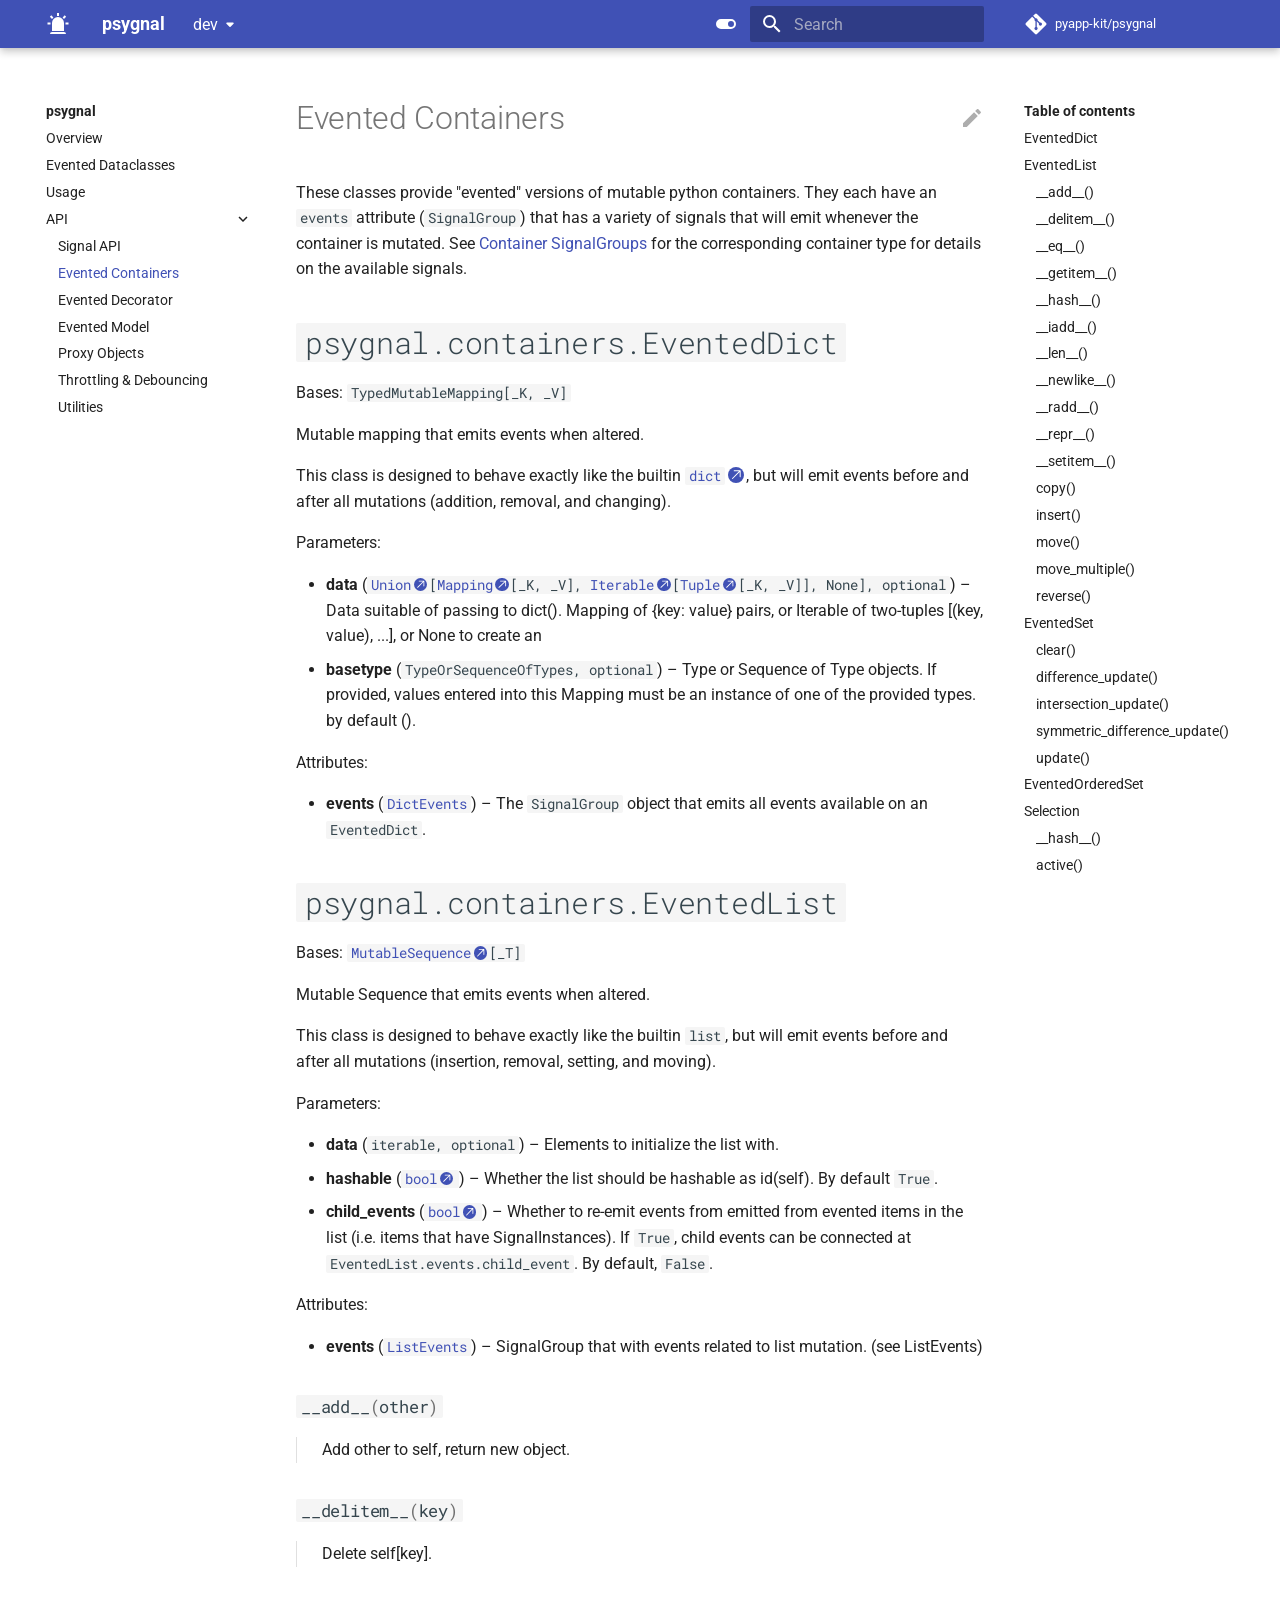
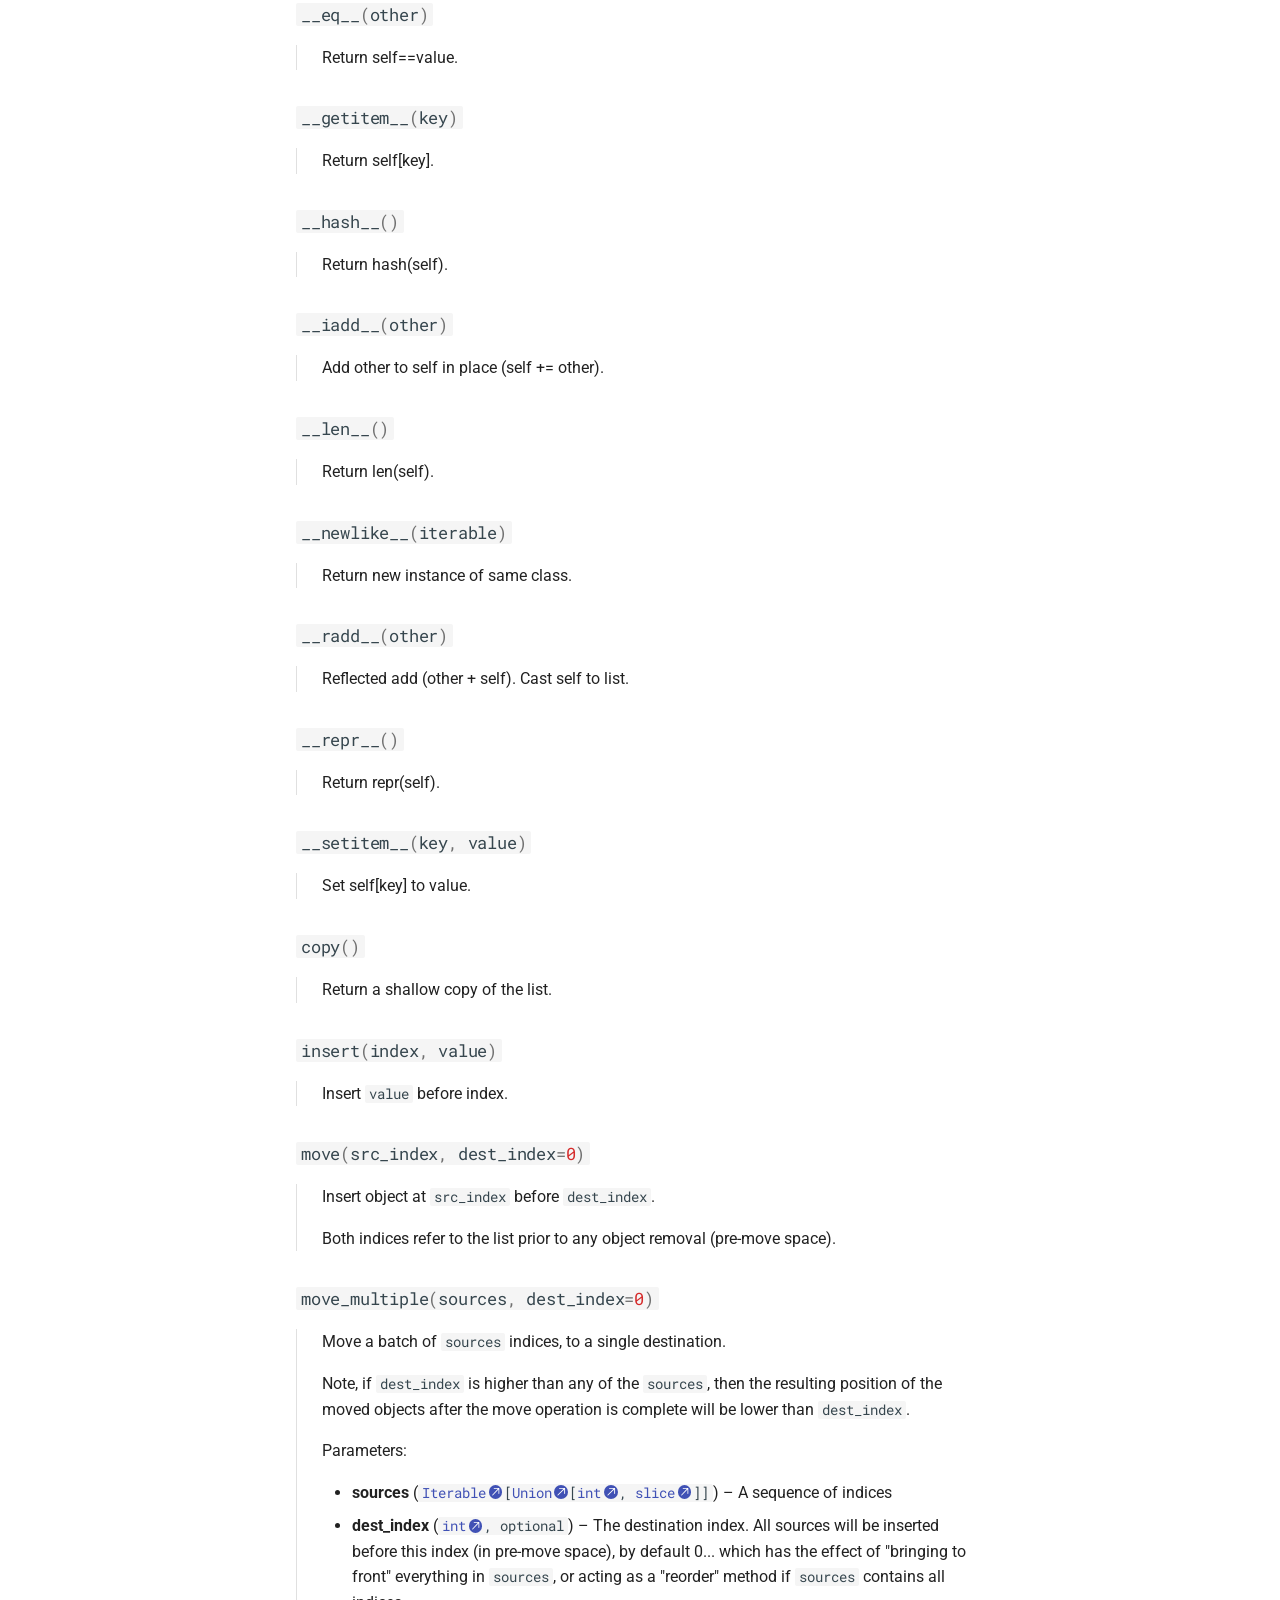
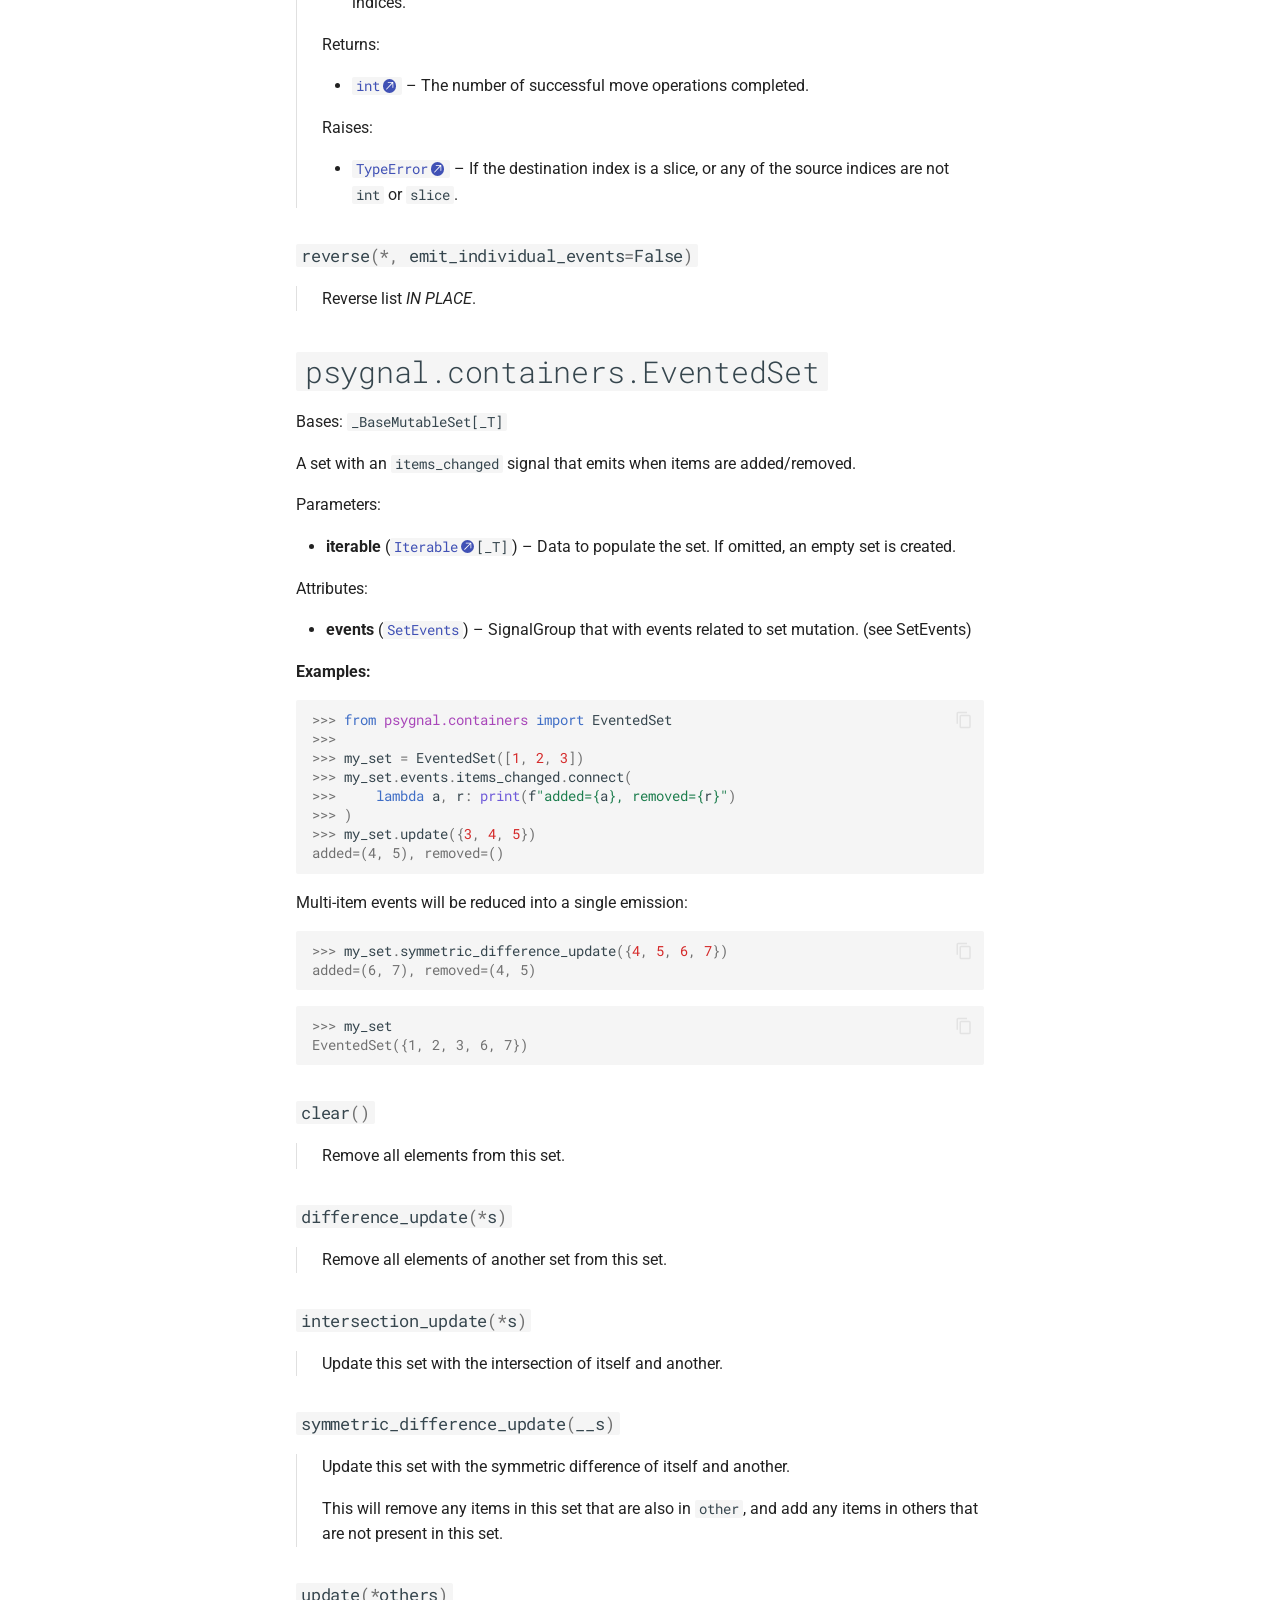
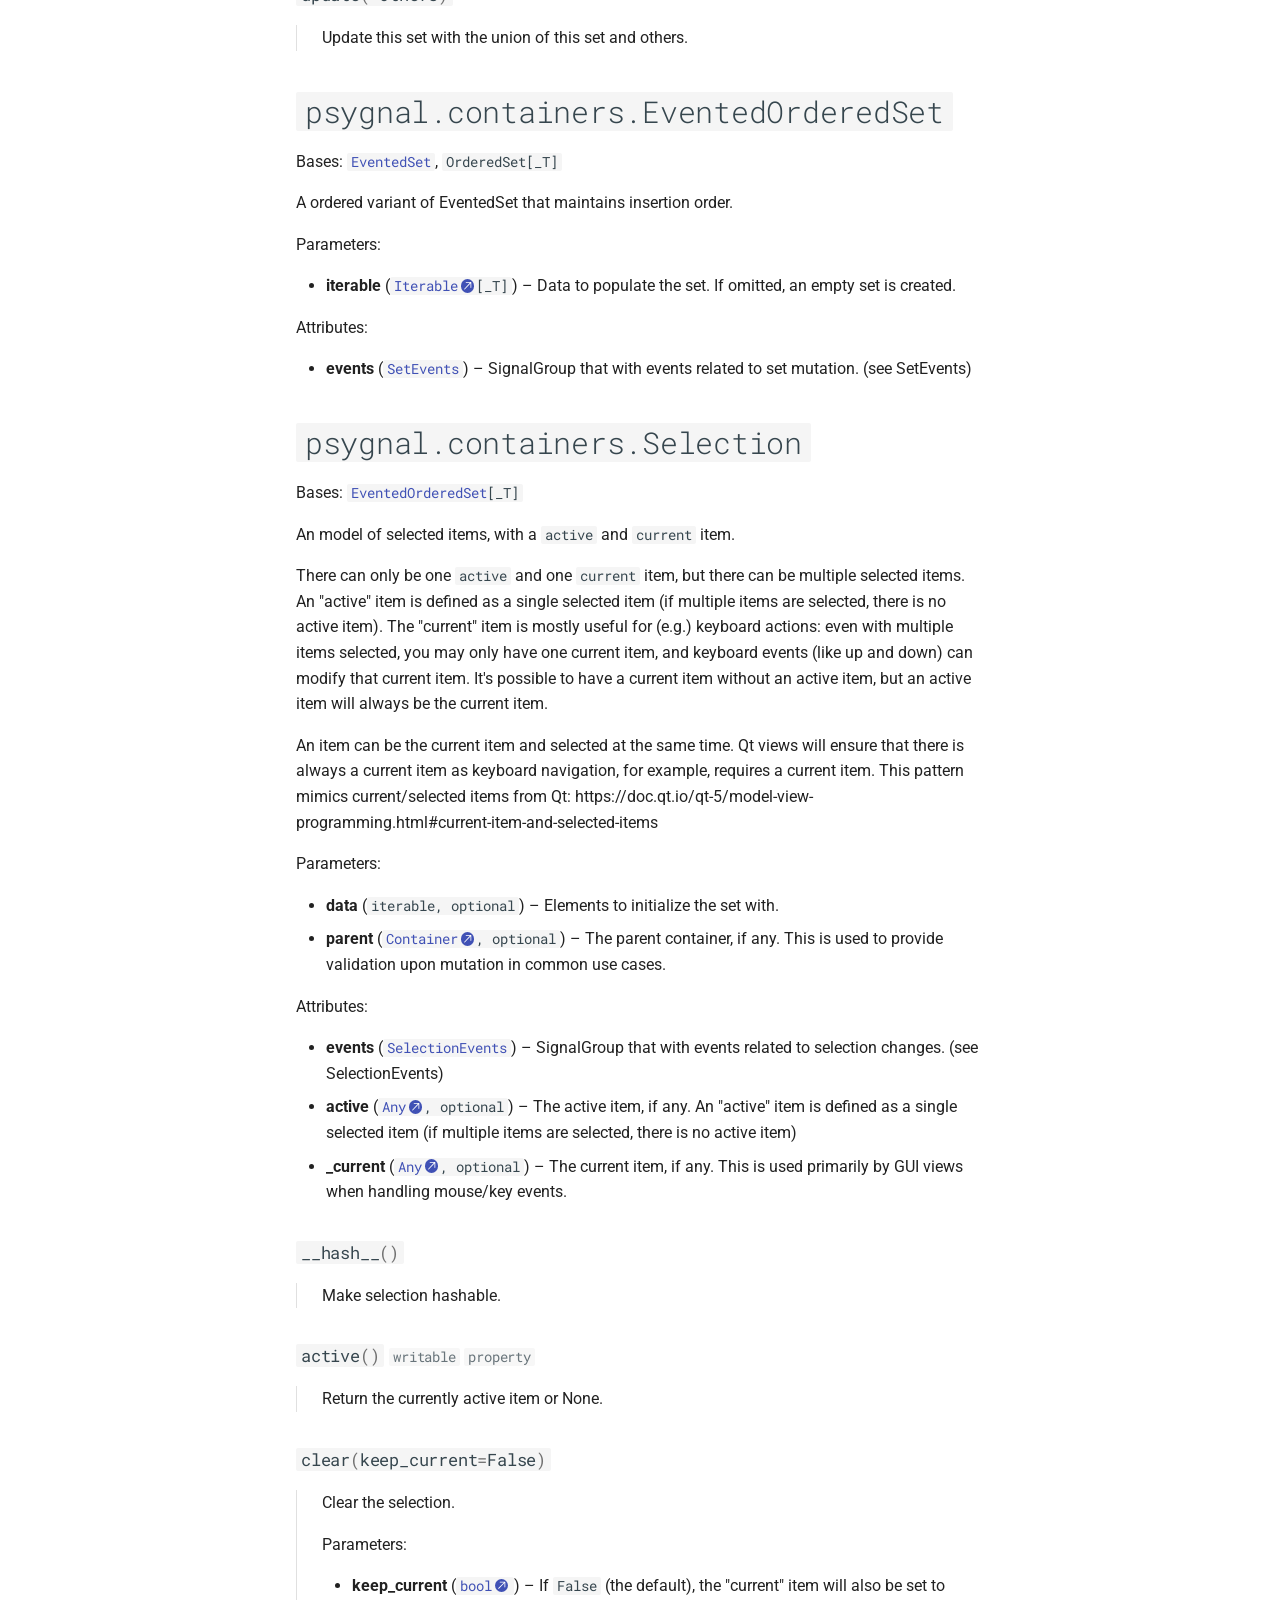
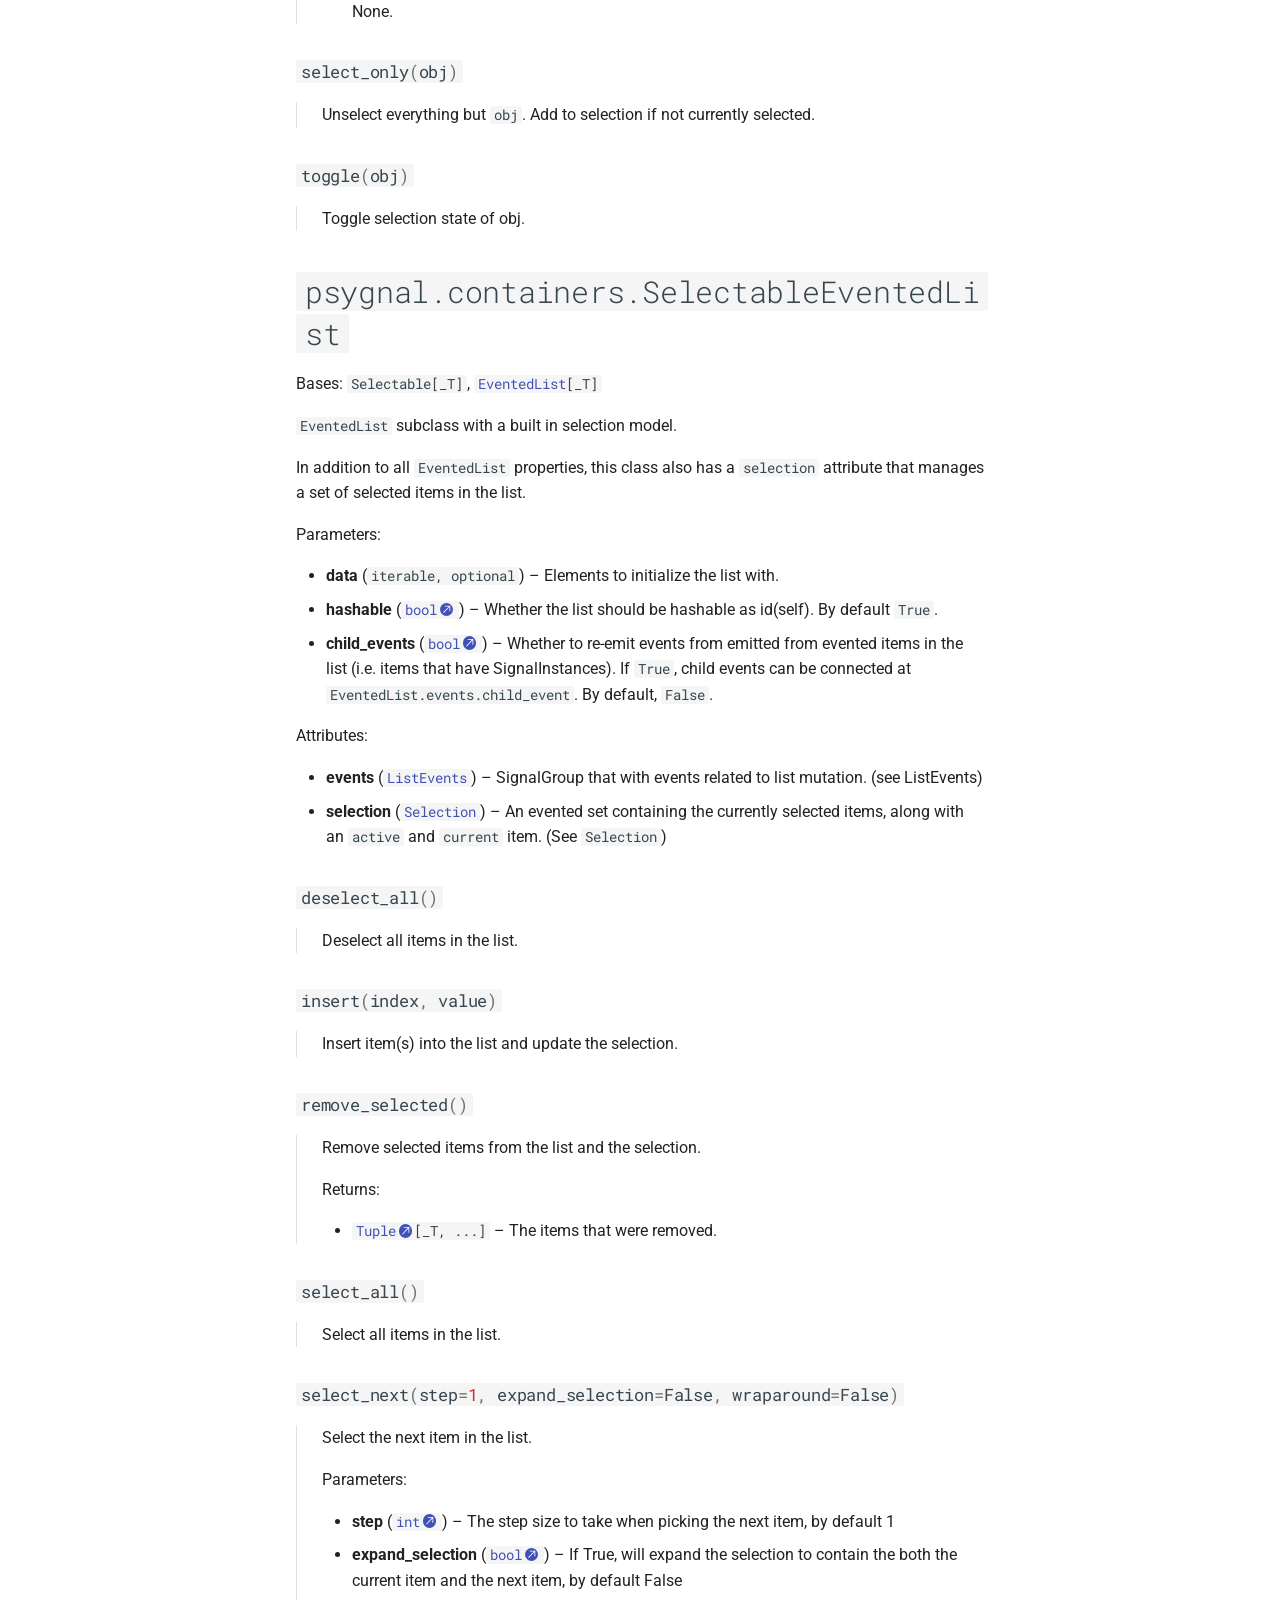
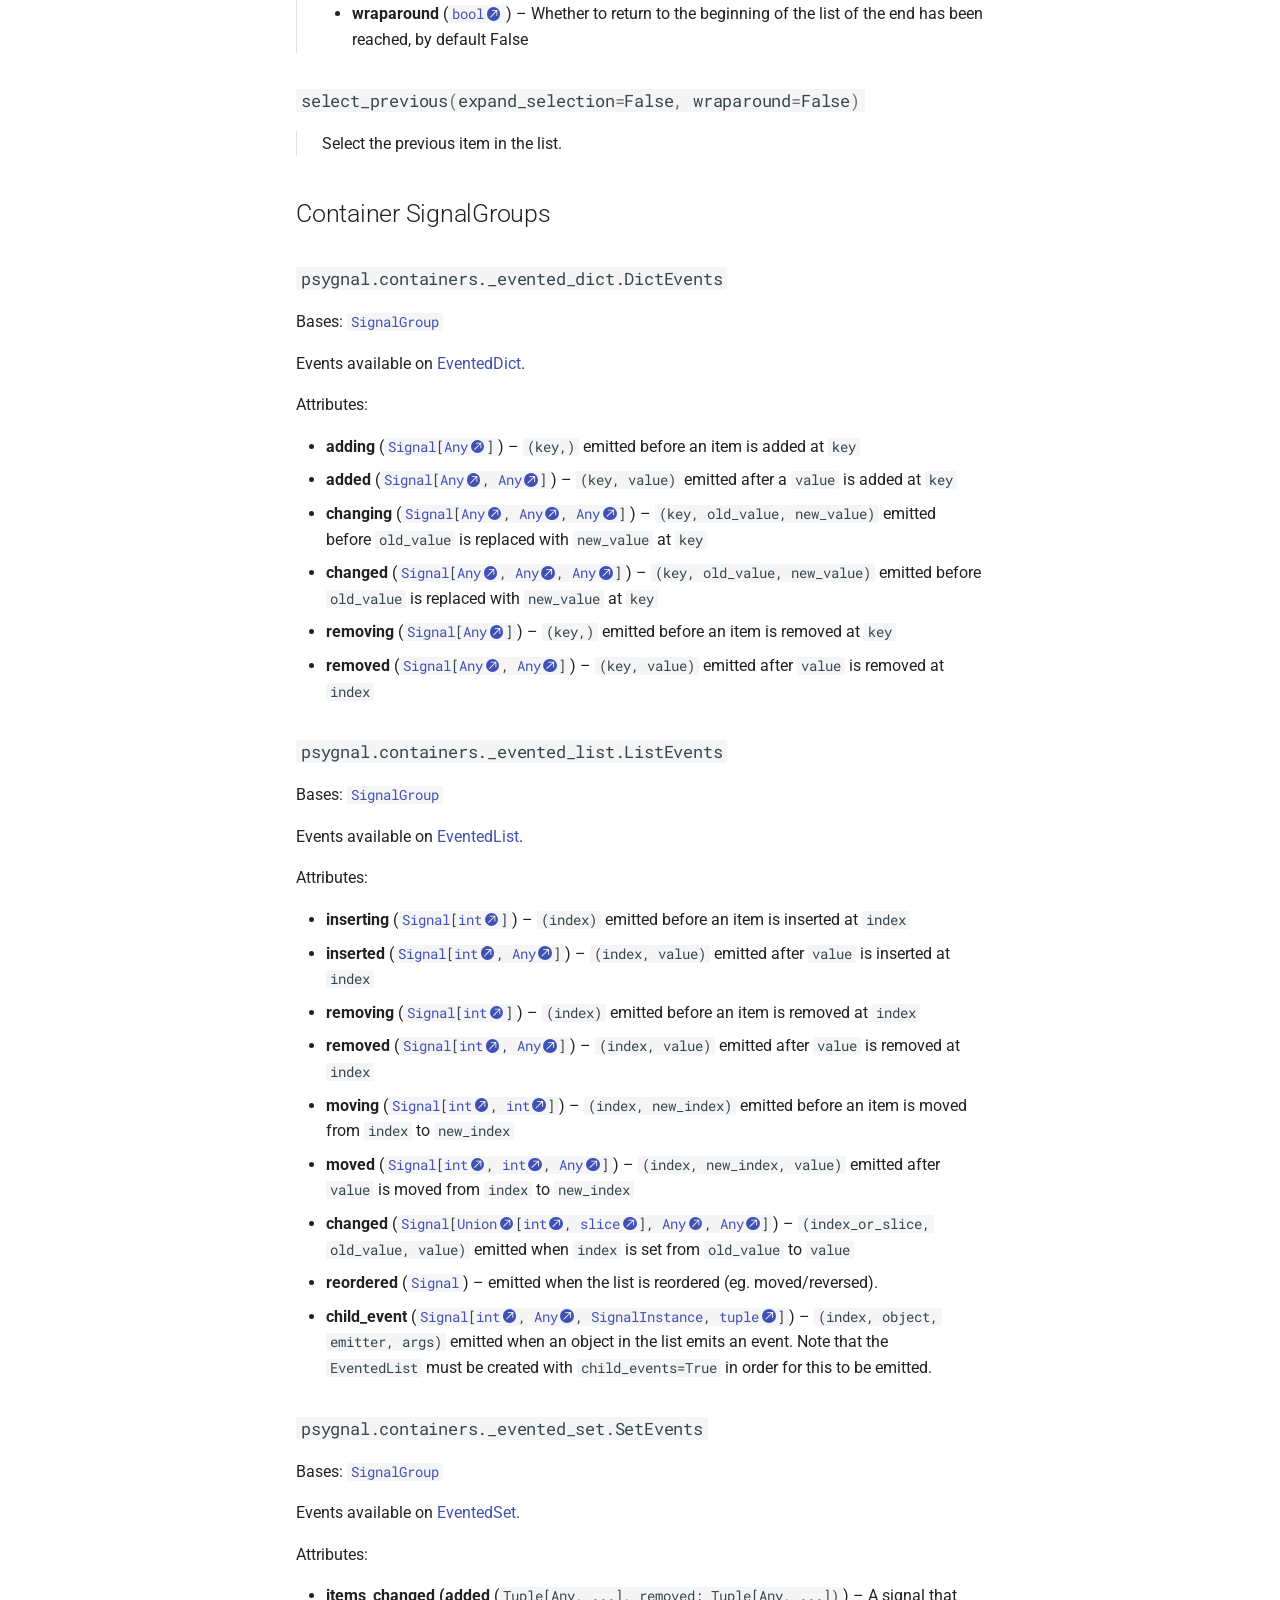
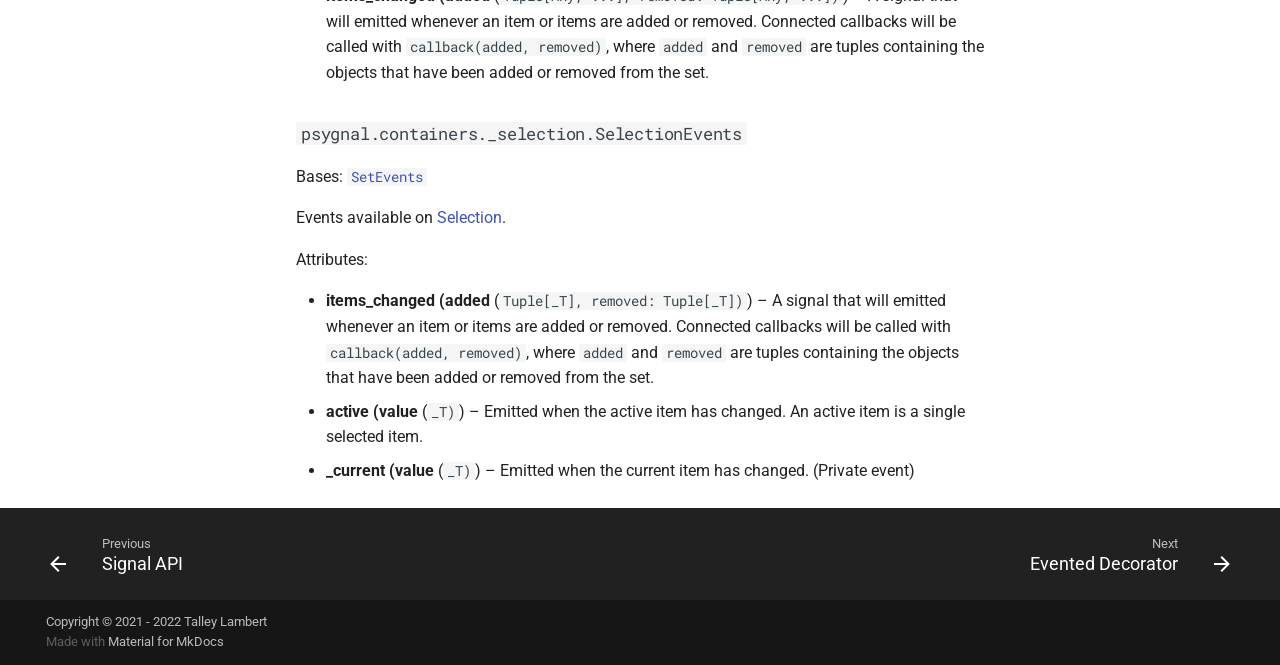
<file: dev/API/containers/index.html>
<!doctype html><html lang=en class=no-js> <head><meta charset=utf-8><meta name=viewport content="width=device-width,initial-scale=1"><meta name=description content="Pure python callback/event system modeled after Qt Signals"><meta name=author content="Talley Lambert"><link href=https://github.com/pyapp-kit/psygnal/dev/API/containers/ rel=canonical><link rel=icon href=../../assets/images/favicon.png><meta name=generator content="mkdocs-1.4.2, mkdocs-material-8.5.4"><title>Evented Containers - psygnal</title><link rel=stylesheet href=../../assets/stylesheets/main.80dcb947.min.css><link rel=stylesheet href=../../assets/stylesheets/palette.cbb835fc.min.css><link rel=preconnect href=https://fonts.gstatic.com crossorigin><link rel=stylesheet href="https://fonts.googleapis.com/css?family=Roboto:300,300i,400,400i,700,700i%7CRoboto+Mono:400,400i,700,700i&display=fallback"><style>:root{--md-text-font:"Roboto";--md-code-font:"Roboto Mono"}</style><link rel=stylesheet href=../../assets/_mkdocstrings.css><link rel=stylesheet href=../../stylesheets/extra.css><script>__md_scope=new URL("../..",location),__md_hash=e=>[...e].reduce((e,_)=>(e<<5)-e+_.charCodeAt(0),0),__md_get=(e,_=localStorage,t=__md_scope)=>JSON.parse(_.getItem(t.pathname+"."+e)),__md_set=(e,_,t=localStorage,a=__md_scope)=>{try{t.setItem(a.pathname+"."+e,JSON.stringify(_))}catch(e){}}</script></head> <body dir=ltr data-md-color-scheme=default data-md-color-primary=indigo data-md-color-accent=indigo> <script>var palette=__md_get("__palette");if(palette&&"object"==typeof palette.color)for(var key of Object.keys(palette.color))document.body.setAttribute("data-md-color-"+key,palette.color[key])</script> <input class=md-toggle data-md-toggle=drawer type=checkbox id=__drawer autocomplete=off> <input class=md-toggle data-md-toggle=search type=checkbox id=__search autocomplete=off> <label class=md-overlay for=__drawer></label> <div data-md-component=skip> <a href=#evented-containers class=md-skip> Skip to content </a> </div> <div data-md-component=announce> </div> <div data-md-component=outdated hidden> </div> <header class=md-header data-md-component=header> <nav class="md-header__inner md-grid" aria-label=Header> <a href=../.. title=psygnal class="md-header__button md-logo" aria-label=psygnal data-md-component=logo> <svg xmlns=http://www.w3.org/2000/svg viewbox="0 0 24 24"><path d="M6 6.9 3.87 4.78l1.41-1.41L7.4 5.5 6 6.9M13 1v3h-2V1h2m7.13 3.78L18 6.9l-1.4-1.4 2.12-2.13 1.41 1.41M4.5 10.5v2h-3v-2h3m15 0h3v2h-3v-2M6 20h12a2 2 0 0 1 2 2H4a2 2 0 0 1 2-2m6-15a6 6 0 0 1 6 6v8H6v-8a6 6 0 0 1 6-6Z"/></svg> </a> <label class="md-header__button md-icon" for=__drawer> <svg xmlns=http://www.w3.org/2000/svg viewbox="0 0 24 24"><path d="M3 6h18v2H3V6m0 5h18v2H3v-2m0 5h18v2H3v-2Z"/></svg> </label> <div class=md-header__title data-md-component=header-title> <div class=md-header__ellipsis> <div class=md-header__topic> <span class=md-ellipsis> psygnal </span> </div> <div class=md-header__topic data-md-component=header-topic> <span class=md-ellipsis> Evented Containers </span> </div> </div> </div> <form class=md-header__option data-md-component=palette> <input class=md-option data-md-color-media data-md-color-scheme=default data-md-color-primary=indigo data-md-color-accent=indigo aria-label="Switch to dark mode" type=radio name=__palette id=__palette_1> <label class="md-header__button md-icon" title="Switch to dark mode" for=__palette_2 hidden> <svg xmlns=http://www.w3.org/2000/svg viewbox="0 0 24 24"><path d="M17 7H7a5 5 0 0 0-5 5 5 5 0 0 0 5 5h10a5 5 0 0 0 5-5 5 5 0 0 0-5-5m0 8a3 3 0 0 1-3-3 3 3 0 0 1 3-3 3 3 0 0 1 3 3 3 3 0 0 1-3 3Z"/></svg> </label> <input class=md-option data-md-color-media data-md-color-scheme=slate data-md-color-primary=blue-grey data-md-color-accent=blue-grey aria-label="Switch to light mode" type=radio name=__palette id=__palette_2> <label class="md-header__button md-icon" title="Switch to light mode" for=__palette_1 hidden> <svg xmlns=http://www.w3.org/2000/svg viewbox="0 0 24 24"><path d="M17 6H7c-3.31 0-6 2.69-6 6s2.69 6 6 6h10c3.31 0 6-2.69 6-6s-2.69-6-6-6zm0 10H7c-2.21 0-4-1.79-4-4s1.79-4 4-4h10c2.21 0 4 1.79 4 4s-1.79 4-4 4zM7 9c-1.66 0-3 1.34-3 3s1.34 3 3 3 3-1.34 3-3-1.34-3-3-3z"/></svg> </label> </form> <label class="md-header__button md-icon" for=__search> <svg xmlns=http://www.w3.org/2000/svg viewbox="0 0 24 24"><path d="M9.5 3A6.5 6.5 0 0 1 16 9.5c0 1.61-.59 3.09-1.56 4.23l.27.27h.79l5 5-1.5 1.5-5-5v-.79l-.27-.27A6.516 6.516 0 0 1 9.5 16 6.5 6.5 0 0 1 3 9.5 6.5 6.5 0 0 1 9.5 3m0 2C7 5 5 7 5 9.5S7 14 9.5 14 14 12 14 9.5 12 5 9.5 5Z"/></svg> </label> <div class=md-search data-md-component=search role=dialog> <label class=md-search__overlay for=__search></label> <div class=md-search__inner role=search> <form class=md-search__form name=search> <input type=text class=md-search__input name=query aria-label=Search placeholder=Search autocapitalize=off autocorrect=off autocomplete=off spellcheck=false data-md-component=search-query required> <label class="md-search__icon md-icon" for=__search> <svg xmlns=http://www.w3.org/2000/svg viewbox="0 0 24 24"><path d="M9.5 3A6.5 6.5 0 0 1 16 9.5c0 1.61-.59 3.09-1.56 4.23l.27.27h.79l5 5-1.5 1.5-5-5v-.79l-.27-.27A6.516 6.516 0 0 1 9.5 16 6.5 6.5 0 0 1 3 9.5 6.5 6.5 0 0 1 9.5 3m0 2C7 5 5 7 5 9.5S7 14 9.5 14 14 12 14 9.5 12 5 9.5 5Z"/></svg> <svg xmlns=http://www.w3.org/2000/svg viewbox="0 0 24 24"><path d="M20 11v2H8l5.5 5.5-1.42 1.42L4.16 12l7.92-7.92L13.5 5.5 8 11h12Z"/></svg> </label> <nav class=md-search__options aria-label=Search> <button type=reset class="md-search__icon md-icon" title=Clear aria-label=Clear tabindex=-1> <svg xmlns=http://www.w3.org/2000/svg viewbox="0 0 24 24"><path d="M19 6.41 17.59 5 12 10.59 6.41 5 5 6.41 10.59 12 5 17.59 6.41 19 12 13.41 17.59 19 19 17.59 13.41 12 19 6.41Z"/></svg> </button> </nav> <div class=md-search__suggest data-md-component=search-suggest></div> </form> <div class=md-search__output> <div class=md-search__scrollwrap data-md-scrollfix> <div class=md-search-result data-md-component=search-result> <div class=md-search-result__meta> Initializing search </div> <ol class=md-search-result__list></ol> </div> </div> </div> </div> </div> <div class=md-header__source> <a href=https://github.com/pyapp-kit/psygnal title="Go to repository" class=md-source data-md-component=source> <div class="md-source__icon md-icon"> <svg xmlns=http://www.w3.org/2000/svg viewbox="0 0 448 512"><!-- Font Awesome Free 6.2.0 by @fontawesome - https://fontawesome.com License - https://fontawesome.com/license/free (Icons: CC BY 4.0, Fonts: SIL OFL 1.1, Code: MIT License) Copyright 2022 Fonticons, Inc.--><path d="M439.55 236.05 244 40.45a28.87 28.87 0 0 0-40.81 0l-40.66 40.63 51.52 51.52c27.06-9.14 52.68 16.77 43.39 43.68l49.66 49.66c34.23-11.8 61.18 31 35.47 56.69-26.49 26.49-70.21-2.87-56-37.34L240.22 199v121.85c25.3 12.54 22.26 41.85 9.08 55a34.34 34.34 0 0 1-48.55 0c-17.57-17.6-11.07-46.91 11.25-56v-123c-20.8-8.51-24.6-30.74-18.64-45L142.57 101 8.45 235.14a28.86 28.86 0 0 0 0 40.81l195.61 195.6a28.86 28.86 0 0 0 40.8 0l194.69-194.69a28.86 28.86 0 0 0 0-40.81z"/></svg> </div> <div class=md-source__repository> pyapp-kit/psygnal </div> </a> </div> </nav> </header> <div class=md-container data-md-component=container> <main class=md-main data-md-component=main> <div class="md-main__inner md-grid"> <div class="md-sidebar md-sidebar--primary" data-md-component=sidebar data-md-type=navigation> <div class=md-sidebar__scrollwrap> <div class=md-sidebar__inner> <nav class="md-nav md-nav--primary" aria-label=Navigation data-md-level=0> <label class=md-nav__title for=__drawer> <a href=../.. title=psygnal class="md-nav__button md-logo" aria-label=psygnal data-md-component=logo> <svg xmlns=http://www.w3.org/2000/svg viewbox="0 0 24 24"><path d="M6 6.9 3.87 4.78l1.41-1.41L7.4 5.5 6 6.9M13 1v3h-2V1h2m7.13 3.78L18 6.9l-1.4-1.4 2.12-2.13 1.41 1.41M4.5 10.5v2h-3v-2h3m15 0h3v2h-3v-2M6 20h12a2 2 0 0 1 2 2H4a2 2 0 0 1 2-2m6-15a6 6 0 0 1 6 6v8H6v-8a6 6 0 0 1 6-6Z"/></svg> </a> psygnal </label> <div class=md-nav__source> <a href=https://github.com/pyapp-kit/psygnal title="Go to repository" class=md-source data-md-component=source> <div class="md-source__icon md-icon"> <svg xmlns=http://www.w3.org/2000/svg viewbox="0 0 448 512"><!-- Font Awesome Free 6.2.0 by @fontawesome - https://fontawesome.com License - https://fontawesome.com/license/free (Icons: CC BY 4.0, Fonts: SIL OFL 1.1, Code: MIT License) Copyright 2022 Fonticons, Inc.--><path d="M439.55 236.05 244 40.45a28.87 28.87 0 0 0-40.81 0l-40.66 40.63 51.52 51.52c27.06-9.14 52.68 16.77 43.39 43.68l49.66 49.66c34.23-11.8 61.18 31 35.47 56.69-26.49 26.49-70.21-2.87-56-37.34L240.22 199v121.85c25.3 12.54 22.26 41.85 9.08 55a34.34 34.34 0 0 1-48.55 0c-17.57-17.6-11.07-46.91 11.25-56v-123c-20.8-8.51-24.6-30.74-18.64-45L142.57 101 8.45 235.14a28.86 28.86 0 0 0 0 40.81l195.61 195.6a28.86 28.86 0 0 0 40.8 0l194.69-194.69a28.86 28.86 0 0 0 0-40.81z"/></svg> </div> <div class=md-source__repository> pyapp-kit/psygnal </div> </a> </div> <ul class=md-nav__list data-md-scrollfix> <li class=md-nav__item> <a href=../.. class=md-nav__link> Overview </a> </li> <li class=md-nav__item> <a href=../../dataclasses/ class=md-nav__link> Evented Dataclasses </a> </li> <li class=md-nav__item> <a href=../../usage/ class=md-nav__link> Usage </a> </li> <li class="md-nav__item md-nav__item--active md-nav__item--nested"> <input class="md-nav__toggle md-toggle" data-md-toggle=__nav_4 type=checkbox id=__nav_4 checked> <label class=md-nav__link for=__nav_4> API <span class="md-nav__icon md-icon"></span> </label> <nav class=md-nav aria-label=API data-md-level=1> <label class=md-nav__title for=__nav_4> <span class="md-nav__icon md-icon"></span> API </label> <ul class=md-nav__list data-md-scrollfix> <li class=md-nav__item> <a href=../ class=md-nav__link> Signal API </a> </li> <li class="md-nav__item md-nav__item--active"> <input class="md-nav__toggle md-toggle" data-md-toggle=toc type=checkbox id=__toc> <label class="md-nav__link md-nav__link--active" for=__toc> Evented Containers <span class="md-nav__icon md-icon"></span> </label> <a href=./ class="md-nav__link md-nav__link--active"> Evented Containers </a> <nav class="md-nav md-nav--secondary" aria-label="Table of contents"> <label class=md-nav__title for=__toc> <span class="md-nav__icon md-icon"></span> Table of contents </label> <ul class=md-nav__list data-md-component=toc data-md-scrollfix> <li class=md-nav__item> <a href=#psygnal.containers.EventedDict class=md-nav__link> EventedDict </a> </li> <li class=md-nav__item> <a href=#psygnal.containers.EventedList class=md-nav__link> EventedList </a> <nav class=md-nav aria-label=EventedList> <ul class=md-nav__list> <li class=md-nav__item> <a href=#psygnal.containers._evented_list.EventedList.__add__ class=md-nav__link> __add__() </a> </li> <li class=md-nav__item> <a href=#psygnal.containers._evented_list.EventedList.__delitem__ class=md-nav__link> __delitem__() </a> </li> <li class=md-nav__item> <a href=#psygnal.containers._evented_list.EventedList.__eq__ class=md-nav__link> __eq__() </a> </li> <li class=md-nav__item> <a href=#psygnal.containers._evented_list.EventedList.__getitem__ class=md-nav__link> __getitem__() </a> </li> <li class=md-nav__item> <a href=#psygnal.containers._evented_list.EventedList.__hash__ class=md-nav__link> __hash__() </a> </li> <li class=md-nav__item> <a href=#psygnal.containers._evented_list.EventedList.__iadd__ class=md-nav__link> __iadd__() </a> </li> <li class=md-nav__item> <a href=#psygnal.containers._evented_list.EventedList.__len__ class=md-nav__link> __len__() </a> </li> <li class=md-nav__item> <a href=#psygnal.containers._evented_list.EventedList.__newlike__ class=md-nav__link> __newlike__() </a> </li> <li class=md-nav__item> <a href=#psygnal.containers._evented_list.EventedList.__radd__ class=md-nav__link> __radd__() </a> </li> <li class=md-nav__item> <a href=#psygnal.containers._evented_list.EventedList.__repr__ class=md-nav__link> __repr__() </a> </li> <li class=md-nav__item> <a href=#psygnal.containers._evented_list.EventedList.__setitem__ class=md-nav__link> __setitem__() </a> </li> <li class=md-nav__item> <a href=#psygnal.containers._evented_list.EventedList.copy class=md-nav__link> copy() </a> </li> <li class=md-nav__item> <a href=#psygnal.containers._evented_list.EventedList.insert class=md-nav__link> insert() </a> </li> <li class=md-nav__item> <a href=#psygnal.containers._evented_list.EventedList.move class=md-nav__link> move() </a> </li> <li class=md-nav__item> <a href=#psygnal.containers._evented_list.EventedList.move_multiple class=md-nav__link> move_multiple() </a> </li> <li class=md-nav__item> <a href=#psygnal.containers._evented_list.EventedList.reverse class=md-nav__link> reverse() </a> </li> </ul> </nav> </li> <li class=md-nav__item> <a href=#psygnal.containers.EventedSet class=md-nav__link> EventedSet </a> <nav class=md-nav aria-label=EventedSet> <ul class=md-nav__list> <li class=md-nav__item> <a href=#psygnal.containers._evented_set.EventedSet.clear class=md-nav__link> clear() </a> </li> <li class=md-nav__item> <a href=#psygnal.containers._evented_set.EventedSet.difference_update class=md-nav__link> difference_update() </a> </li> <li class=md-nav__item> <a href=#psygnal.containers._evented_set.EventedSet.intersection_update class=md-nav__link> intersection_update() </a> </li> <li class=md-nav__item> <a href=#psygnal.containers._evented_set.EventedSet.symmetric_difference_update class=md-nav__link> symmetric_difference_update() </a> </li> <li class=md-nav__item> <a href=#psygnal.containers._evented_set.EventedSet.update class=md-nav__link> update() </a> </li> </ul> </nav> </li> <li class=md-nav__item> <a href=#psygnal.containers.EventedOrderedSet class=md-nav__link> EventedOrderedSet </a> </li> <li class=md-nav__item> <a href=#psygnal.containers.Selection class=md-nav__link> Selection </a> <nav class=md-nav aria-label=Selection> <ul class=md-nav__list> <li class=md-nav__item> <a href=#psygnal.containers._selection.Selection.__hash__ class=md-nav__link> __hash__() </a> </li> <li class=md-nav__item> <a href=#psygnal.containers._selection.Selection.active class=md-nav__link> active() </a> </li> <li class=md-nav__item> <a href=#psygnal.containers._selection.Selection.clear class=md-nav__link> clear() </a> </li> <li class=md-nav__item> <a href=#psygnal.containers._selection.Selection.select_only class=md-nav__link> select_only() </a> </li> <li class=md-nav__item> <a href=#psygnal.containers._selection.Selection.toggle class=md-nav__link> toggle() </a> </li> </ul> </nav> </li> <li class=md-nav__item> <a href=#psygnal.containers.SelectableEventedList class=md-nav__link> SelectableEventedList </a> <nav class=md-nav aria-label=SelectableEventedList> <ul class=md-nav__list> <li class=md-nav__item> <a href=#psygnal.containers._selectable_evented_list.SelectableEventedList.deselect_all class=md-nav__link> deselect_all() </a> </li> <li class=md-nav__item> <a href=#psygnal.containers._selectable_evented_list.SelectableEventedList.insert class=md-nav__link> insert() </a> </li> <li class=md-nav__item> <a href=#psygnal.containers._selectable_evented_list.SelectableEventedList.remove_selected class=md-nav__link> remove_selected() </a> </li> <li class=md-nav__item> <a href=#psygnal.containers._selectable_evented_list.SelectableEventedList.select_all class=md-nav__link> select_all() </a> </li> <li class=md-nav__item> <a href=#psygnal.containers._selectable_evented_list.SelectableEventedList.select_next class=md-nav__link> select_next() </a> </li> <li class=md-nav__item> <a href=#psygnal.containers._selectable_evented_list.SelectableEventedList.select_previous class=md-nav__link> select_previous() </a> </li> </ul> </nav> </li> <li class=md-nav__item> <a href=#container-signalgroups class=md-nav__link> Container SignalGroups </a> <nav class=md-nav aria-label="Container SignalGroups"> <ul class=md-nav__list> <li class=md-nav__item> <a href=#psygnal.containers._evented_dict.DictEvents class=md-nav__link> DictEvents </a> </li> <li class=md-nav__item> <a href=#psygnal.containers._evented_list.ListEvents class=md-nav__link> ListEvents </a> </li> <li class=md-nav__item> <a href=#psygnal.containers._evented_set.SetEvents class=md-nav__link> SetEvents </a> </li> <li class=md-nav__item> <a href=#psygnal.containers._selection.SelectionEvents class=md-nav__link> SelectionEvents </a> </li> </ul> </nav> </li> </ul> </nav> </li> <li class=md-nav__item> <a href=../evented/ class=md-nav__link> Evented Decorator </a> </li> <li class=md-nav__item> <a href=../model/ class=md-nav__link> Evented Model </a> </li> <li class=md-nav__item> <a href=../proxy/ class=md-nav__link> Proxy Objects </a> </li> <li class=md-nav__item> <a href=../throttler/ class=md-nav__link> Throttling & Debouncing </a> </li> <li class=md-nav__item> <a href=../utilities/ class=md-nav__link> Utilities </a> </li> </ul> </nav> </li> </ul> </nav> </div> </div> </div> <div class="md-sidebar md-sidebar--secondary" data-md-component=sidebar data-md-type=toc> <div class=md-sidebar__scrollwrap> <div class=md-sidebar__inner> <nav class="md-nav md-nav--secondary" aria-label="Table of contents"> <label class=md-nav__title for=__toc> <span class="md-nav__icon md-icon"></span> Table of contents </label> <ul class=md-nav__list data-md-component=toc data-md-scrollfix> <li class=md-nav__item> <a href=#psygnal.containers.EventedDict class=md-nav__link> EventedDict </a> </li> <li class=md-nav__item> <a href=#psygnal.containers.EventedList class=md-nav__link> EventedList </a> <nav class=md-nav aria-label=EventedList> <ul class=md-nav__list> <li class=md-nav__item> <a href=#psygnal.containers._evented_list.EventedList.__add__ class=md-nav__link> __add__() </a> </li> <li class=md-nav__item> <a href=#psygnal.containers._evented_list.EventedList.__delitem__ class=md-nav__link> __delitem__() </a> </li> <li class=md-nav__item> <a href=#psygnal.containers._evented_list.EventedList.__eq__ class=md-nav__link> __eq__() </a> </li> <li class=md-nav__item> <a href=#psygnal.containers._evented_list.EventedList.__getitem__ class=md-nav__link> __getitem__() </a> </li> <li class=md-nav__item> <a href=#psygnal.containers._evented_list.EventedList.__hash__ class=md-nav__link> __hash__() </a> </li> <li class=md-nav__item> <a href=#psygnal.containers._evented_list.EventedList.__iadd__ class=md-nav__link> __iadd__() </a> </li> <li class=md-nav__item> <a href=#psygnal.containers._evented_list.EventedList.__len__ class=md-nav__link> __len__() </a> </li> <li class=md-nav__item> <a href=#psygnal.containers._evented_list.EventedList.__newlike__ class=md-nav__link> __newlike__() </a> </li> <li class=md-nav__item> <a href=#psygnal.containers._evented_list.EventedList.__radd__ class=md-nav__link> __radd__() </a> </li> <li class=md-nav__item> <a href=#psygnal.containers._evented_list.EventedList.__repr__ class=md-nav__link> __repr__() </a> </li> <li class=md-nav__item> <a href=#psygnal.containers._evented_list.EventedList.__setitem__ class=md-nav__link> __setitem__() </a> </li> <li class=md-nav__item> <a href=#psygnal.containers._evented_list.EventedList.copy class=md-nav__link> copy() </a> </li> <li class=md-nav__item> <a href=#psygnal.containers._evented_list.EventedList.insert class=md-nav__link> insert() </a> </li> <li class=md-nav__item> <a href=#psygnal.containers._evented_list.EventedList.move class=md-nav__link> move() </a> </li> <li class=md-nav__item> <a href=#psygnal.containers._evented_list.EventedList.move_multiple class=md-nav__link> move_multiple() </a> </li> <li class=md-nav__item> <a href=#psygnal.containers._evented_list.EventedList.reverse class=md-nav__link> reverse() </a> </li> </ul> </nav> </li> <li class=md-nav__item> <a href=#psygnal.containers.EventedSet class=md-nav__link> EventedSet </a> <nav class=md-nav aria-label=EventedSet> <ul class=md-nav__list> <li class=md-nav__item> <a href=#psygnal.containers._evented_set.EventedSet.clear class=md-nav__link> clear() </a> </li> <li class=md-nav__item> <a href=#psygnal.containers._evented_set.EventedSet.difference_update class=md-nav__link> difference_update() </a> </li> <li class=md-nav__item> <a href=#psygnal.containers._evented_set.EventedSet.intersection_update class=md-nav__link> intersection_update() </a> </li> <li class=md-nav__item> <a href=#psygnal.containers._evented_set.EventedSet.symmetric_difference_update class=md-nav__link> symmetric_difference_update() </a> </li> <li class=md-nav__item> <a href=#psygnal.containers._evented_set.EventedSet.update class=md-nav__link> update() </a> </li> </ul> </nav> </li> <li class=md-nav__item> <a href=#psygnal.containers.EventedOrderedSet class=md-nav__link> EventedOrderedSet </a> </li> <li class=md-nav__item> <a href=#psygnal.containers.Selection class=md-nav__link> Selection </a> <nav class=md-nav aria-label=Selection> <ul class=md-nav__list> <li class=md-nav__item> <a href=#psygnal.containers._selection.Selection.__hash__ class=md-nav__link> __hash__() </a> </li> <li class=md-nav__item> <a href=#psygnal.containers._selection.Selection.active class=md-nav__link> active() </a> </li> <li class=md-nav__item> <a href=#psygnal.containers._selection.Selection.clear class=md-nav__link> clear() </a> </li> <li class=md-nav__item> <a href=#psygnal.containers._selection.Selection.select_only class=md-nav__link> select_only() </a> </li> <li class=md-nav__item> <a href=#psygnal.containers._selection.Selection.toggle class=md-nav__link> toggle() </a> </li> </ul> </nav> </li> <li class=md-nav__item> <a href=#psygnal.containers.SelectableEventedList class=md-nav__link> SelectableEventedList </a> <nav class=md-nav aria-label=SelectableEventedList> <ul class=md-nav__list> <li class=md-nav__item> <a href=#psygnal.containers._selectable_evented_list.SelectableEventedList.deselect_all class=md-nav__link> deselect_all() </a> </li> <li class=md-nav__item> <a href=#psygnal.containers._selectable_evented_list.SelectableEventedList.insert class=md-nav__link> insert() </a> </li> <li class=md-nav__item> <a href=#psygnal.containers._selectable_evented_list.SelectableEventedList.remove_selected class=md-nav__link> remove_selected() </a> </li> <li class=md-nav__item> <a href=#psygnal.containers._selectable_evented_list.SelectableEventedList.select_all class=md-nav__link> select_all() </a> </li> <li class=md-nav__item> <a href=#psygnal.containers._selectable_evented_list.SelectableEventedList.select_next class=md-nav__link> select_next() </a> </li> <li class=md-nav__item> <a href=#psygnal.containers._selectable_evented_list.SelectableEventedList.select_previous class=md-nav__link> select_previous() </a> </li> </ul> </nav> </li> <li class=md-nav__item> <a href=#container-signalgroups class=md-nav__link> Container SignalGroups </a> <nav class=md-nav aria-label="Container SignalGroups"> <ul class=md-nav__list> <li class=md-nav__item> <a href=#psygnal.containers._evented_dict.DictEvents class=md-nav__link> DictEvents </a> </li> <li class=md-nav__item> <a href=#psygnal.containers._evented_list.ListEvents class=md-nav__link> ListEvents </a> </li> <li class=md-nav__item> <a href=#psygnal.containers._evented_set.SetEvents class=md-nav__link> SetEvents </a> </li> <li class=md-nav__item> <a href=#psygnal.containers._selection.SelectionEvents class=md-nav__link> SelectionEvents </a> </li> </ul> </nav> </li> </ul> </nav> </div> </div> </div> <div class=md-content data-md-component=content> <article class="md-content__inner md-typeset"> <a href=https://github.com/pyapp-kit/psygnal/edit/master/docs/API/containers.md title="Edit this page" class="md-content__button md-icon"> <svg xmlns=http://www.w3.org/2000/svg viewbox="0 0 24 24"><path d="M20.71 7.04c.39-.39.39-1.04 0-1.41l-2.34-2.34c-.37-.39-1.02-.39-1.41 0l-1.84 1.83 3.75 3.75M3 17.25V21h3.75L17.81 9.93l-3.75-3.75L3 17.25Z"/></svg> </a> <h1 id=evented-containers>Evented Containers<a class=headerlink href=#evented-containers title="Permanent link">#</a></h1> <p>These classes provide "evented" versions of mutable python containers. They each have an <code>events</code> attribute (<code>SignalGroup</code>) that has a variety of signals that will emit whenever the container is mutated. See <a href=#container-signalgroups>Container SignalGroups</a> for the corresponding container type for details on the available signals.</p> <div class="doc doc-object doc-class"> <h2 id=psygnal.containers.EventedDict class="doc doc-heading"> <code>psygnal.containers.EventedDict</code> <a href=#psygnal.containers.EventedDict class=headerlink title="Permanent link">#</a></h2> <div class="doc doc-contents first"> <p class="doc doc-class-bases"> Bases: <code><span title=psygnal.containers._evented_dict.TypedMutableMapping>TypedMutableMapping</span>[<span title=psygnal.containers._evented_dict._K>_K</span>, <span title=psygnal.containers._evented_dict._V>_V</span>]</code></p> <p>Mutable mapping that emits events when altered.</p> <p>This class is designed to behave exactly like the builtin <a class="autorefs autorefs-external" href=https://docs.python.org/3/library/stdtypes.html#dict><code>dict</code></a>, but will emit events before and after all mutations (addition, removal, and changing).</p> <p>Parameters:</p> <ul> <li class=field-body> <b>data</b> (<code><a class="autorefs autorefs-external" title=typing.Union href=https://docs.python.org/3/library/typing.html#typing.Union>Union</a>[<a class="autorefs autorefs-external" title=typing.Mapping href=https://docs.python.org/3/library/typing.html#typing.Mapping>Mapping</a>[<span title=psygnal.containers._evented_dict._K>_K</span>, <span title=psygnal.containers._evented_dict._V>_V</span>], <a class="autorefs autorefs-external" title=typing.Iterable href=https://docs.python.org/3/library/typing.html#typing.Iterable>Iterable</a>[<a class="autorefs autorefs-external" title=typing.Tuple href=https://docs.python.org/3/library/typing.html#typing.Tuple>Tuple</a>[<span title=psygnal.containers._evented_dict._K>_K</span>, <span title=psygnal.containers._evented_dict._V>_V</span>]], None], optional</code>) – <p>Data suitable of passing to dict(). Mapping of {key: value} pairs, or Iterable of two-tuples [(key, value), ...], or None to create an</p> </li> <li class=field-body> <b>basetype</b> (<code><span title=psygnal.containers._evented_dict.TypeOrSequenceOfTypes>TypeOrSequenceOfTypes</span>, optional</code>) – <p>Type or Sequence of Type objects. If provided, values entered into this Mapping must be an instance of one of the provided types. by default ().</p> </li> </ul> <p>Attributes:</p> <ul> <li class=field-body> <b>events</b> (<code><a class="autorefs autorefs-internal" title=psygnal.containers._evented_dict.DictEvents href=#psygnal.containers._evented_dict.DictEvents>DictEvents</a></code>) – <p>The <code>SignalGroup</code> object that emits all events available on an <code>EventedDict</code>.</p> </li> </ul> <div class="doc doc-children"> </div> </div> </div> <div class="doc doc-object doc-class"> <h2 id=psygnal.containers.EventedList class="doc doc-heading"> <code>psygnal.containers.EventedList</code> <a href=#psygnal.containers.EventedList class=headerlink title="Permanent link">#</a></h2> <div class="doc doc-contents first"> <p class="doc doc-class-bases"> Bases: <code><a class="autorefs autorefs-external" title=typing.MutableSequence href=https://docs.python.org/3/library/typing.html#typing.MutableSequence>MutableSequence</a>[<span title=psygnal.containers._evented_list._T>_T</span>]</code></p> <p>Mutable Sequence that emits events when altered.</p> <p>This class is designed to behave exactly like the builtin <code>list</code>, but will emit events before and after all mutations (insertion, removal, setting, and moving).</p> <p>Parameters:</p> <ul> <li class=field-body> <b>data</b> (<code>iterable, optional</code>) – <p>Elements to initialize the list with.</p> </li> <li class=field-body> <b>hashable</b> (<code><a class="autorefs autorefs-external" href=https://docs.python.org/3/library/functions.html#bool>bool</a></code>) – <p>Whether the list should be hashable as id(self). By default <code>True</code>.</p> </li> <li class=field-body> <b>child_events</b> (<code><a class="autorefs autorefs-external" href=https://docs.python.org/3/library/functions.html#bool>bool</a></code>) – <p>Whether to re-emit events from emitted from evented items in the list (i.e. items that have SignalInstances). If <code>True</code>, child events can be connected at <code>EventedList.events.child_event</code>. By default, <code>False</code>.</p> </li> </ul> <p>Attributes:</p> <ul> <li class=field-body> <b>events</b> (<code><a class="autorefs autorefs-internal" title=psygnal.containers._evented_list.ListEvents href=#psygnal.containers._evented_list.ListEvents>ListEvents</a></code>) – <p>SignalGroup that with events related to list mutation. (see ListEvents)</p> </li> </ul> <div class="doc doc-children"> <div class="doc doc-object doc-function"> <h3 id=psygnal.containers._evented_list.EventedList.__add__ class="doc doc-heading"> <code class="highlight language-python"><span class=fm>__add__</span><span class=p>(</span><span class=n>other</span><span class=p>)</span></code> <a href=#psygnal.containers._evented_list.EventedList.__add__ class=headerlink title="Permanent link">#</a></h3> <div class="doc doc-contents "> <p>Add other to self, return new object.</p> </div> </div> <div class="doc doc-object doc-function"> <h3 id=psygnal.containers._evented_list.EventedList.__delitem__ class="doc doc-heading"> <code class="highlight language-python"><span class=fm>__delitem__</span><span class=p>(</span><span class=n>key</span><span class=p>)</span></code> <a href=#psygnal.containers._evented_list.EventedList.__delitem__ class=headerlink title="Permanent link">#</a></h3> <div class="doc doc-contents "> <p>Delete self[key].</p> </div> </div> <div class="doc doc-object doc-function"> <h3 id=psygnal.containers._evented_list.EventedList.__eq__ class="doc doc-heading"> <code class="highlight language-python"><span class=fm>__eq__</span><span class=p>(</span><span class=n>other</span><span class=p>)</span></code> <a href=#psygnal.containers._evented_list.EventedList.__eq__ class=headerlink title="Permanent link">#</a></h3> <div class="doc doc-contents "> <p>Return self==value.</p> </div> </div> <div class="doc doc-object doc-function"> <h3 id=psygnal.containers._evented_list.EventedList.__getitem__ class="doc doc-heading"> <code class="highlight language-python"><span class=fm>__getitem__</span><span class=p>(</span><span class=n>key</span><span class=p>)</span></code> <a href=#psygnal.containers._evented_list.EventedList.__getitem__ class=headerlink title="Permanent link">#</a></h3> <div class="doc doc-contents "> <p>Return self[key].</p> </div> </div> <div class="doc doc-object doc-function"> <h3 id=psygnal.containers._evented_list.EventedList.__hash__ class="doc doc-heading"> <code class="highlight language-python"><span class=fm>__hash__</span><span class=p>()</span></code> <a href=#psygnal.containers._evented_list.EventedList.__hash__ class=headerlink title="Permanent link">#</a></h3> <div class="doc doc-contents "> <p>Return hash(self).</p> </div> </div> <div class="doc doc-object doc-function"> <h3 id=psygnal.containers._evented_list.EventedList.__iadd__ class="doc doc-heading"> <code class="highlight language-python"><span class=fm>__iadd__</span><span class=p>(</span><span class=n>other</span><span class=p>)</span></code> <a href=#psygnal.containers._evented_list.EventedList.__iadd__ class=headerlink title="Permanent link">#</a></h3> <div class="doc doc-contents "> <p>Add other to self in place (self += other).</p> </div> </div> <div class="doc doc-object doc-function"> <h3 id=psygnal.containers._evented_list.EventedList.__len__ class="doc doc-heading"> <code class="highlight language-python"><span class=fm>__len__</span><span class=p>()</span></code> <a href=#psygnal.containers._evented_list.EventedList.__len__ class=headerlink title="Permanent link">#</a></h3> <div class="doc doc-contents "> <p>Return len(self).</p> </div> </div> <div class="doc doc-object doc-function"> <h3 id=psygnal.containers._evented_list.EventedList.__newlike__ class="doc doc-heading"> <code class="highlight language-python"><span class=n>__newlike__</span><span class=p>(</span><span class=n>iterable</span><span class=p>)</span></code> <a href=#psygnal.containers._evented_list.EventedList.__newlike__ class=headerlink title="Permanent link">#</a></h3> <div class="doc doc-contents "> <p>Return new instance of same class.</p> </div> </div> <div class="doc doc-object doc-function"> <h3 id=psygnal.containers._evented_list.EventedList.__radd__ class="doc doc-heading"> <code class="highlight language-python"><span class=fm>__radd__</span><span class=p>(</span><span class=n>other</span><span class=p>)</span></code> <a href=#psygnal.containers._evented_list.EventedList.__radd__ class=headerlink title="Permanent link">#</a></h3> <div class="doc doc-contents "> <p>Reflected add (other + self). Cast self to list.</p> </div> </div> <div class="doc doc-object doc-function"> <h3 id=psygnal.containers._evented_list.EventedList.__repr__ class="doc doc-heading"> <code class="highlight language-python"><span class=fm>__repr__</span><span class=p>()</span></code> <a href=#psygnal.containers._evented_list.EventedList.__repr__ class=headerlink title="Permanent link">#</a></h3> <div class="doc doc-contents "> <p>Return repr(self).</p> </div> </div> <div class="doc doc-object doc-function"> <h3 id=psygnal.containers._evented_list.EventedList.__setitem__ class="doc doc-heading"> <code class="highlight language-python"><span class=fm>__setitem__</span><span class=p>(</span><span class=n>key</span><span class=p>,</span> <span class=n>value</span><span class=p>)</span></code> <a href=#psygnal.containers._evented_list.EventedList.__setitem__ class=headerlink title="Permanent link">#</a></h3> <div class="doc doc-contents "> <p>Set self[key] to value.</p> </div> </div> <div class="doc doc-object doc-function"> <h3 id=psygnal.containers._evented_list.EventedList.copy class="doc doc-heading"> <code class="highlight language-python"><span class=n>copy</span><span class=p>()</span></code> <a href=#psygnal.containers._evented_list.EventedList.copy class=headerlink title="Permanent link">#</a></h3> <div class="doc doc-contents "> <p>Return a shallow copy of the list.</p> </div> </div> <div class="doc doc-object doc-function"> <h3 id=psygnal.containers._evented_list.EventedList.insert class="doc doc-heading"> <code class="highlight language-python"><span class=n>insert</span><span class=p>(</span><span class=n>index</span><span class=p>,</span> <span class=n>value</span><span class=p>)</span></code> <a href=#psygnal.containers._evented_list.EventedList.insert class=headerlink title="Permanent link">#</a></h3> <div class="doc doc-contents "> <p>Insert <code>value</code> before index.</p> </div> </div> <div class="doc doc-object doc-function"> <h3 id=psygnal.containers._evented_list.EventedList.move class="doc doc-heading"> <code class="highlight language-python"><span class=n>move</span><span class=p>(</span><span class=n>src_index</span><span class=p>,</span> <span class=n>dest_index</span><span class=o>=</span><span class=mi>0</span><span class=p>)</span></code> <a href=#psygnal.containers._evented_list.EventedList.move class=headerlink title="Permanent link">#</a></h3> <div class="doc doc-contents "> <p>Insert object at <code>src_index</code> before <code>dest_index</code>.</p> <p>Both indices refer to the list prior to any object removal (pre-move space).</p> </div> </div> <div class="doc doc-object doc-function"> <h3 id=psygnal.containers._evented_list.EventedList.move_multiple class="doc doc-heading"> <code class="highlight language-python"><span class=n>move_multiple</span><span class=p>(</span><span class=n>sources</span><span class=p>,</span> <span class=n>dest_index</span><span class=o>=</span><span class=mi>0</span><span class=p>)</span></code> <a href=#psygnal.containers._evented_list.EventedList.move_multiple class=headerlink title="Permanent link">#</a></h3> <div class="doc doc-contents "> <p>Move a batch of <code>sources</code> indices, to a single destination.</p> <p>Note, if <code>dest_index</code> is higher than any of the <code>sources</code>, then the resulting position of the moved objects after the move operation is complete will be lower than <code>dest_index</code>.</p> <p>Parameters:</p> <ul> <li class=field-body> <b>sources</b> (<code><a class="autorefs autorefs-external" title=typing.Iterable href=https://docs.python.org/3/library/typing.html#typing.Iterable>Iterable</a>[<a class="autorefs autorefs-external" title=typing.Union href=https://docs.python.org/3/library/typing.html#typing.Union>Union</a>[<a class="autorefs autorefs-external" href=https://docs.python.org/3/library/functions.html#int>int</a>, <a class="autorefs autorefs-external" href=https://docs.python.org/3/library/functions.html#slice>slice</a>]]</code>) – <p>A sequence of indices</p> </li> <li class=field-body> <b>dest_index</b> (<code><a class="autorefs autorefs-external" href=https://docs.python.org/3/library/functions.html#int>int</a>, optional</code>) – <p>The destination index. All sources will be inserted before this index (in pre-move space), by default 0... which has the effect of "bringing to front" everything in <code>sources</code>, or acting as a "reorder" method if <code>sources</code> contains all indices.</p> </li> </ul> <p>Returns:</p> <ul> <li class=field-body> <code><a class="autorefs autorefs-external" href=https://docs.python.org/3/library/functions.html#int>int</a></code> – <p>The number of successful move operations completed.</p> </li> </ul> <p>Raises:</p> <ul> <li class=field-body> <code><a class="autorefs autorefs-external" href=https://docs.python.org/3/library/exceptions.html#TypeError>TypeError</a></code> – <p>If the destination index is a slice, or any of the source indices are not <code>int</code> or <code>slice</code>.</p> </li> </ul> </div> </div> <div class="doc doc-object doc-function"> <h3 id=psygnal.containers._evented_list.EventedList.reverse class="doc doc-heading"> <code class="highlight language-python"><span class=n>reverse</span><span class=p>(</span><span class=o>*</span><span class=p>,</span> <span class=n>emit_individual_events</span><span class=o>=</span><span class=kc>False</span><span class=p>)</span></code> <a href=#psygnal.containers._evented_list.EventedList.reverse class=headerlink title="Permanent link">#</a></h3> <div class="doc doc-contents "> <p>Reverse list <em>IN PLACE</em>.</p> </div> </div> </div> </div> </div> <div class="doc doc-object doc-class"> <h2 id=psygnal.containers.EventedSet class="doc doc-heading"> <code>psygnal.containers.EventedSet</code> <a href=#psygnal.containers.EventedSet class=headerlink title="Permanent link">#</a></h2> <div class="doc doc-contents first"> <p class="doc doc-class-bases"> Bases: <code><span title=psygnal.containers._evented_set._BaseMutableSet>_BaseMutableSet</span>[<span title=psygnal.containers._evented_set._T>_T</span>]</code></p> <p>A set with an <code>items_changed</code> signal that emits when items are added/removed.</p> <p>Parameters:</p> <ul> <li class=field-body> <b>iterable</b> (<code><a class="autorefs autorefs-external" title=typing.Iterable href=https://docs.python.org/3/library/typing.html#typing.Iterable>Iterable</a>[<span title=psygnal.containers._evented_set._T>_T</span>]</code>) – <p>Data to populate the set. If omitted, an empty set is created.</p> </li> </ul> <p>Attributes:</p> <ul> <li class=field-body> <b>events</b> (<code><a class="autorefs autorefs-internal" title=psygnal.containers._evented_set.SetEvents href=#psygnal.containers._evented_set.SetEvents>SetEvents</a></code>) – <p>SignalGroup that with events related to set mutation. (see SetEvents)</p> </li> </ul> <p><strong>Examples:</strong></p> <div class=highlight><pre><span></span><code><span class=gp>&gt;&gt;&gt; </span><span class=kn>from</span> <span class=nn>psygnal.containers</span> <span class=kn>import</span> <span class=n>EventedSet</span>
<span class=go>&gt;&gt;&gt;</span>
<span class=gp>&gt;&gt;&gt; </span><span class=n>my_set</span> <span class=o>=</span> <span class=n>EventedSet</span><span class=p>([</span><span class=mi>1</span><span class=p>,</span> <span class=mi>2</span><span class=p>,</span> <span class=mi>3</span><span class=p>])</span>
<span class=gp>&gt;&gt;&gt; </span><span class=n>my_set</span><span class=o>.</span><span class=n>events</span><span class=o>.</span><span class=n>items_changed</span><span class=o>.</span><span class=n>connect</span><span class=p>(</span>
<span class=gp>&gt;&gt;&gt; </span>    <span class=k>lambda</span> <span class=n>a</span><span class=p>,</span> <span class=n>r</span><span class=p>:</span> <span class=nb>print</span><span class=p>(</span><span class=sa>f</span><span class=s2>&quot;added=</span><span class=si>{</span><span class=n>a</span><span class=si>}</span><span class=s2>, removed=</span><span class=si>{</span><span class=n>r</span><span class=si>}</span><span class=s2>&quot;</span><span class=p>)</span>
<span class=gp>&gt;&gt;&gt; </span><span class=p>)</span>
<span class=gp>&gt;&gt;&gt; </span><span class=n>my_set</span><span class=o>.</span><span class=n>update</span><span class=p>({</span><span class=mi>3</span><span class=p>,</span> <span class=mi>4</span><span class=p>,</span> <span class=mi>5</span><span class=p>})</span>
<span class=go>added=(4, 5), removed=()</span>
</code></pre></div> <p>Multi-item events will be reduced into a single emission:</p> <div class=highlight><pre><span></span><code><span class=gp>&gt;&gt;&gt; </span><span class=n>my_set</span><span class=o>.</span><span class=n>symmetric_difference_update</span><span class=p>({</span><span class=mi>4</span><span class=p>,</span> <span class=mi>5</span><span class=p>,</span> <span class=mi>6</span><span class=p>,</span> <span class=mi>7</span><span class=p>})</span>
<span class=go>added=(6, 7), removed=(4, 5)</span>
</code></pre></div> <div class=highlight><pre><span></span><code><span class=gp>&gt;&gt;&gt; </span><span class=n>my_set</span>
<span class=go>EventedSet({1, 2, 3, 6, 7})</span>
</code></pre></div> <div class="doc doc-children"> <div class="doc doc-object doc-function"> <h3 id=psygnal.containers._evented_set.EventedSet.clear class="doc doc-heading"> <code class="highlight language-python"><span class=n>clear</span><span class=p>()</span></code> <a href=#psygnal.containers._evented_set.EventedSet.clear class=headerlink title="Permanent link">#</a></h3> <div class="doc doc-contents "> <p>Remove all elements from this set.</p> </div> </div> <div class="doc doc-object doc-function"> <h3 id=psygnal.containers._evented_set.EventedSet.difference_update class="doc doc-heading"> <code class="highlight language-python"><span class=n>difference_update</span><span class=p>(</span><span class=o>*</span><span class=n>s</span><span class=p>)</span></code> <a href=#psygnal.containers._evented_set.EventedSet.difference_update class=headerlink title="Permanent link">#</a></h3> <div class="doc doc-contents "> <p>Remove all elements of another set from this set.</p> </div> </div> <div class="doc doc-object doc-function"> <h3 id=psygnal.containers._evented_set.EventedSet.intersection_update class="doc doc-heading"> <code class="highlight language-python"><span class=n>intersection_update</span><span class=p>(</span><span class=o>*</span><span class=n>s</span><span class=p>)</span></code> <a href=#psygnal.containers._evented_set.EventedSet.intersection_update class=headerlink title="Permanent link">#</a></h3> <div class="doc doc-contents "> <p>Update this set with the intersection of itself and another.</p> </div> </div> <div class="doc doc-object doc-function"> <h3 id=psygnal.containers._evented_set.EventedSet.symmetric_difference_update class="doc doc-heading"> <code class="highlight language-python"><span class=n>symmetric_difference_update</span><span class=p>(</span><span class=n>__s</span><span class=p>)</span></code> <a href=#psygnal.containers._evented_set.EventedSet.symmetric_difference_update class=headerlink title="Permanent link">#</a></h3> <div class="doc doc-contents "> <p>Update this set with the symmetric difference of itself and another.</p> <p>This will remove any items in this set that are also in <code>other</code>, and add any items in others that are not present in this set.</p> </div> </div> <div class="doc doc-object doc-function"> <h3 id=psygnal.containers._evented_set.EventedSet.update class="doc doc-heading"> <code class="highlight language-python"><span class=n>update</span><span class=p>(</span><span class=o>*</span><span class=n>others</span><span class=p>)</span></code> <a href=#psygnal.containers._evented_set.EventedSet.update class=headerlink title="Permanent link">#</a></h3> <div class="doc doc-contents "> <p>Update this set with the union of this set and others.</p> </div> </div> </div> </div> </div> <div class="doc doc-object doc-class"> <h2 id=psygnal.containers.EventedOrderedSet class="doc doc-heading"> <code>psygnal.containers.EventedOrderedSet</code> <a href=#psygnal.containers.EventedOrderedSet class=headerlink title="Permanent link">#</a></h2> <div class="doc doc-contents first"> <p class="doc doc-class-bases"> Bases: <code><a class="autorefs autorefs-internal" title=psygnal.containers._evented_set.EventedSet href=#psygnal.containers.EventedSet>EventedSet</a></code>, <code><span title=psygnal.containers._evented_set.OrderedSet>OrderedSet</span>[<span title=psygnal.containers._evented_set._T>_T</span>]</code></p> <p>A ordered variant of EventedSet that maintains insertion order.</p> <p>Parameters:</p> <ul> <li class=field-body> <b>iterable</b> (<code><a class="autorefs autorefs-external" title=typing.Iterable href=https://docs.python.org/3/library/typing.html#typing.Iterable>Iterable</a>[<span title=psygnal.containers._evented_set._T>_T</span>]</code>) – <p>Data to populate the set. If omitted, an empty set is created.</p> </li> </ul> <p>Attributes:</p> <ul> <li class=field-body> <b>events</b> (<code><a class="autorefs autorefs-internal" title=psygnal.containers._evented_set.SetEvents href=#psygnal.containers._evented_set.SetEvents>SetEvents</a></code>) – <p>SignalGroup that with events related to set mutation. (see SetEvents)</p> </li> </ul> <div class="doc doc-children"> </div> </div> </div> <div class="doc doc-object doc-class"> <h2 id=psygnal.containers.Selection class="doc doc-heading"> <code>psygnal.containers.Selection</code> <a href=#psygnal.containers.Selection class=headerlink title="Permanent link">#</a></h2> <div class="doc doc-contents first"> <p class="doc doc-class-bases"> Bases: <code><a class="autorefs autorefs-internal" title=psygnal.containers._evented_set.EventedOrderedSet href=#psygnal.containers.EventedOrderedSet>EventedOrderedSet</a>[<span title=psygnal.containers._selection._T>_T</span>]</code></p> <p>An model of selected items, with a <code>active</code> and <code>current</code> item.</p> <p>There can only be one <code>active</code> and one <code>current</code> item, but there can be multiple selected items. An "active" item is defined as a single selected item (if multiple items are selected, there is no active item). The "current" item is mostly useful for (e.g.) keyboard actions: even with multiple items selected, you may only have one current item, and keyboard events (like up and down) can modify that current item. It's possible to have a current item without an active item, but an active item will always be the current item.</p> <p>An item can be the current item and selected at the same time. Qt views will ensure that there is always a current item as keyboard navigation, for example, requires a current item. This pattern mimics current/selected items from Qt: https://doc.qt.io/qt-5/model-view-programming.html#current-item-and-selected-items</p> <p>Parameters:</p> <ul> <li class=field-body> <b>data</b> (<code>iterable, optional</code>) – <p>Elements to initialize the set with.</p> </li> <li class=field-body> <b>parent</b> (<code><a class="autorefs autorefs-external" title=typing.Container href=https://docs.python.org/3/library/typing.html#typing.Container>Container</a>, optional</code>) – <p>The parent container, if any. This is used to provide validation upon mutation in common use cases.</p> </li> </ul> <p>Attributes:</p> <ul> <li class=field-body> <b>events</b> (<code><a class="autorefs autorefs-internal" title=psygnal.containers._selection.SelectionEvents href=#psygnal.containers._selection.SelectionEvents>SelectionEvents</a></code>) – <p>SignalGroup that with events related to selection changes. (see SelectionEvents)</p> </li> <li class=field-body> <b>active</b> (<code><a class="autorefs autorefs-external" title=typing.Any href=https://docs.python.org/3/library/typing.html#typing.Any>Any</a>, optional</code>) – <p>The active item, if any. An "active" item is defined as a single selected item (if multiple items are selected, there is no active item)</p> </li> <li class=field-body> <b>_current</b> (<code><a class="autorefs autorefs-external" title=typing.Any href=https://docs.python.org/3/library/typing.html#typing.Any>Any</a>, optional</code>) – <p>The current item, if any. This is used primarily by GUI views when handling mouse/key events.</p> </li> </ul> <div class="doc doc-children"> <div class="doc doc-object doc-function"> <h3 id=psygnal.containers._selection.Selection.__hash__ class="doc doc-heading"> <code class="highlight language-python"><span class=fm>__hash__</span><span class=p>()</span></code> <a href=#psygnal.containers._selection.Selection.__hash__ class=headerlink title="Permanent link">#</a></h3> <div class="doc doc-contents "> <p>Make selection hashable.</p> </div> </div> <div class="doc doc-object doc-function"> <h3 id=psygnal.containers._selection.Selection.active class="doc doc-heading"> <code class="highlight language-python"><span class=n>active</span><span class=p>()</span></code> <span class="doc doc-labels"> <small class="doc doc-label doc-label-writable"><code>writable</code></small> <small class="doc doc-label doc-label-property"><code>property</code></small> </span> <a href=#psygnal.containers._selection.Selection.active class=headerlink title="Permanent link">#</a></h3> <div class="doc doc-contents "> <p>Return the currently active item or None.</p> </div> </div> <div class="doc doc-object doc-function"> <h3 id=psygnal.containers._selection.Selection.clear class="doc doc-heading"> <code class="highlight language-python"><span class=n>clear</span><span class=p>(</span><span class=n>keep_current</span><span class=o>=</span><span class=kc>False</span><span class=p>)</span></code> <a href=#psygnal.containers._selection.Selection.clear class=headerlink title="Permanent link">#</a></h3> <div class="doc doc-contents "> <p>Clear the selection.</p> <p>Parameters:</p> <ul> <li class=field-body> <b>keep_current</b> (<code><a class="autorefs autorefs-external" href=https://docs.python.org/3/library/functions.html#bool>bool</a></code>) – <p>If <code>False</code> (the default), the "current" item will also be set to None.</p> </li> </ul> </div> </div> <div class="doc doc-object doc-function"> <h3 id=psygnal.containers._selection.Selection.select_only class="doc doc-heading"> <code class="highlight language-python"><span class=n>select_only</span><span class=p>(</span><span class=n>obj</span><span class=p>)</span></code> <a href=#psygnal.containers._selection.Selection.select_only class=headerlink title="Permanent link">#</a></h3> <div class="doc doc-contents "> <p>Unselect everything but <code>obj</code>. Add to selection if not currently selected.</p> </div> </div> <div class="doc doc-object doc-function"> <h3 id=psygnal.containers._selection.Selection.toggle class="doc doc-heading"> <code class="highlight language-python"><span class=n>toggle</span><span class=p>(</span><span class=n>obj</span><span class=p>)</span></code> <a href=#psygnal.containers._selection.Selection.toggle class=headerlink title="Permanent link">#</a></h3> <div class="doc doc-contents "> <p>Toggle selection state of obj.</p> </div> </div> </div> </div> </div> <div class="doc doc-object doc-class"> <h2 id=psygnal.containers.SelectableEventedList class="doc doc-heading"> <code>psygnal.containers.SelectableEventedList</code> <a href=#psygnal.containers.SelectableEventedList class=headerlink title="Permanent link">#</a></h2> <div class="doc doc-contents first"> <p class="doc doc-class-bases"> Bases: <code><span title=psygnal.containers._selection.Selectable>Selectable</span>[<span title=psygnal.containers._selectable_evented_list._T>_T</span>]</code>, <code><a class="autorefs autorefs-internal" title=psygnal.containers._evented_list.EventedList href=#psygnal.containers.EventedList>EventedList</a>[<span title=psygnal.containers._selectable_evented_list._T>_T</span>]</code></p> <p><code>EventedList</code> subclass with a built in selection model.</p> <p>In addition to all <code>EventedList</code> properties, this class also has a <code>selection</code> attribute that manages a set of selected items in the list.</p> <p>Parameters:</p> <ul> <li class=field-body> <b>data</b> (<code>iterable, optional</code>) – <p>Elements to initialize the list with.</p> </li> <li class=field-body> <b>hashable</b> (<code><a class="autorefs autorefs-external" href=https://docs.python.org/3/library/functions.html#bool>bool</a></code>) – <p>Whether the list should be hashable as id(self). By default <code>True</code>.</p> </li> <li class=field-body> <b>child_events</b> (<code><a class="autorefs autorefs-external" href=https://docs.python.org/3/library/functions.html#bool>bool</a></code>) – <p>Whether to re-emit events from emitted from evented items in the list (i.e. items that have SignalInstances). If <code>True</code>, child events can be connected at <code>EventedList.events.child_event</code>. By default, <code>False</code>.</p> </li> </ul> <p>Attributes:</p> <ul> <li class=field-body> <b>events</b> (<code><a class="autorefs autorefs-internal" title=psygnal.containers._evented_list.ListEvents href=#psygnal.containers._evented_list.ListEvents>ListEvents</a></code>) – <p>SignalGroup that with events related to list mutation. (see ListEvents)</p> </li> <li class=field-body> <b>selection</b> (<code><a class="autorefs autorefs-internal" title=psygnal.containers._selection.Selection href=#psygnal.containers.Selection>Selection</a></code>) – <p>An evented set containing the currently selected items, along with an <code>active</code> and <code>current</code> item. (See <code>Selection</code>)</p> </li> </ul> <div class="doc doc-children"> <div class="doc doc-object doc-function"> <h3 id=psygnal.containers._selectable_evented_list.SelectableEventedList.deselect_all class="doc doc-heading"> <code class="highlight language-python"><span class=n>deselect_all</span><span class=p>()</span></code> <a href=#psygnal.containers._selectable_evented_list.SelectableEventedList.deselect_all class=headerlink title="Permanent link">#</a></h3> <div class="doc doc-contents "> <p>Deselect all items in the list.</p> </div> </div> <div class="doc doc-object doc-function"> <h3 id=psygnal.containers._selectable_evented_list.SelectableEventedList.insert class="doc doc-heading"> <code class="highlight language-python"><span class=n>insert</span><span class=p>(</span><span class=n>index</span><span class=p>,</span> <span class=n>value</span><span class=p>)</span></code> <a href=#psygnal.containers._selectable_evented_list.SelectableEventedList.insert class=headerlink title="Permanent link">#</a></h3> <div class="doc doc-contents "> <p>Insert item(s) into the list and update the selection.</p> </div> </div> <div class="doc doc-object doc-function"> <h3 id=psygnal.containers._selectable_evented_list.SelectableEventedList.remove_selected class="doc doc-heading"> <code class="highlight language-python"><span class=n>remove_selected</span><span class=p>()</span></code> <a href=#psygnal.containers._selectable_evented_list.SelectableEventedList.remove_selected class=headerlink title="Permanent link">#</a></h3> <div class="doc doc-contents "> <p>Remove selected items from the list and the selection.</p> <p>Returns:</p> <ul> <li class=field-body> <code><a class="autorefs autorefs-external" title=typing.Tuple href=https://docs.python.org/3/library/typing.html#typing.Tuple>Tuple</a>[<span title=psygnal.containers._selectable_evented_list._T>_T</span>, ...]</code> – <p>The items that were removed.</p> </li> </ul> </div> </div> <div class="doc doc-object doc-function"> <h3 id=psygnal.containers._selectable_evented_list.SelectableEventedList.select_all class="doc doc-heading"> <code class="highlight language-python"><span class=n>select_all</span><span class=p>()</span></code> <a href=#psygnal.containers._selectable_evented_list.SelectableEventedList.select_all class=headerlink title="Permanent link">#</a></h3> <div class="doc doc-contents "> <p>Select all items in the list.</p> </div> </div> <div class="doc doc-object doc-function"> <h3 id=psygnal.containers._selectable_evented_list.SelectableEventedList.select_next class="doc doc-heading"> <code class="highlight language-python"><span class=n>select_next</span><span class=p>(</span><span class=n>step</span><span class=o>=</span><span class=mi>1</span><span class=p>,</span> <span class=n>expand_selection</span><span class=o>=</span><span class=kc>False</span><span class=p>,</span> <span class=n>wraparound</span><span class=o>=</span><span class=kc>False</span><span class=p>)</span></code> <a href=#psygnal.containers._selectable_evented_list.SelectableEventedList.select_next class=headerlink title="Permanent link">#</a></h3> <div class="doc doc-contents "> <p>Select the next item in the list.</p> <p>Parameters:</p> <ul> <li class=field-body> <b>step</b> (<code><a class="autorefs autorefs-external" href=https://docs.python.org/3/library/functions.html#int>int</a></code>) – <p>The step size to take when picking the next item, by default 1</p> </li> <li class=field-body> <b>expand_selection</b> (<code><a class="autorefs autorefs-external" href=https://docs.python.org/3/library/functions.html#bool>bool</a></code>) – <p>If True, will expand the selection to contain the both the current item and the next item, by default False</p> </li> <li class=field-body> <b>wraparound</b> (<code><a class="autorefs autorefs-external" href=https://docs.python.org/3/library/functions.html#bool>bool</a></code>) – <p>Whether to return to the beginning of the list of the end has been reached, by default False</p> </li> </ul> </div> </div> <div class="doc doc-object doc-function"> <h3 id=psygnal.containers._selectable_evented_list.SelectableEventedList.select_previous class="doc doc-heading"> <code class="highlight language-python"><span class=n>select_previous</span><span class=p>(</span><span class=n>expand_selection</span><span class=o>=</span><span class=kc>False</span><span class=p>,</span> <span class=n>wraparound</span><span class=o>=</span><span class=kc>False</span><span class=p>)</span></code> <a href=#psygnal.containers._selectable_evented_list.SelectableEventedList.select_previous class=headerlink title="Permanent link">#</a></h3> <div class="doc doc-contents "> <p>Select the previous item in the list.</p> </div> </div> </div> </div> </div><h2 id=container-signalgroups>Container SignalGroups<a class=headerlink href=#container-signalgroups title="Permanent link">#</a></h2> <div class="doc doc-object doc-class"> <h3 id=psygnal.containers._evented_dict.DictEvents class="doc doc-heading"> <code>psygnal.containers._evented_dict.DictEvents</code> <a href=#psygnal.containers._evented_dict.DictEvents class=headerlink title="Permanent link">#</a></h3> <div class="doc doc-contents first"> <p class="doc doc-class-bases"> Bases: <code><a class="autorefs autorefs-internal" title=psygnal.SignalGroup href=../#psygnal.SignalGroup>SignalGroup</a></code></p> <p>Events available on <a class="autorefs autorefs-internal" href=#psygnal.containers.EventedDict>EventedDict</a>.</p> <p>Attributes:</p> <ul> <li class=field-body> <b>adding</b> (<code><a class="autorefs autorefs-internal" title=psygnal.Signal href=../#psygnal.Signal>Signal</a>[<a class="autorefs autorefs-external" title=typing.Any href=https://docs.python.org/3/library/typing.html#typing.Any>Any</a>]</code>) – <p><code>(key,)</code> emitted before an item is added at <code>key</code></p> </li> <li class=field-body> <b>added</b> (<code><a class="autorefs autorefs-internal" title=psygnal.Signal href=../#psygnal.Signal>Signal</a>[<a class="autorefs autorefs-external" title=typing.Any href=https://docs.python.org/3/library/typing.html#typing.Any>Any</a>, <a class="autorefs autorefs-external" title=typing.Any href=https://docs.python.org/3/library/typing.html#typing.Any>Any</a>]</code>) – <p><code>(key, value)</code> emitted after a <code>value</code> is added at <code>key</code></p> </li> <li class=field-body> <b>changing</b> (<code><a class="autorefs autorefs-internal" title=psygnal.Signal href=../#psygnal.Signal>Signal</a>[<a class="autorefs autorefs-external" title=typing.Any href=https://docs.python.org/3/library/typing.html#typing.Any>Any</a>, <a class="autorefs autorefs-external" title=typing.Any href=https://docs.python.org/3/library/typing.html#typing.Any>Any</a>, <a class="autorefs autorefs-external" title=typing.Any href=https://docs.python.org/3/library/typing.html#typing.Any>Any</a>]</code>) – <p><code>(key, old_value, new_value)</code> emitted before <code>old_value</code> is replaced with <code>new_value</code> at <code>key</code></p> </li> <li class=field-body> <b>changed</b> (<code><a class="autorefs autorefs-internal" title=psygnal.Signal href=../#psygnal.Signal>Signal</a>[<a class="autorefs autorefs-external" title=typing.Any href=https://docs.python.org/3/library/typing.html#typing.Any>Any</a>, <a class="autorefs autorefs-external" title=typing.Any href=https://docs.python.org/3/library/typing.html#typing.Any>Any</a>, <a class="autorefs autorefs-external" title=typing.Any href=https://docs.python.org/3/library/typing.html#typing.Any>Any</a>]</code>) – <p><code>(key, old_value, new_value)</code> emitted before <code>old_value</code> is replaced with <code>new_value</code> at <code>key</code></p> </li> <li class=field-body> <b>removing</b> (<code><a class="autorefs autorefs-internal" title=psygnal.Signal href=../#psygnal.Signal>Signal</a>[<a class="autorefs autorefs-external" title=typing.Any href=https://docs.python.org/3/library/typing.html#typing.Any>Any</a>]</code>) – <p><code>(key,)</code> emitted before an item is removed at <code>key</code></p> </li> <li class=field-body> <b>removed</b> (<code><a class="autorefs autorefs-internal" title=psygnal.Signal href=../#psygnal.Signal>Signal</a>[<a class="autorefs autorefs-external" title=typing.Any href=https://docs.python.org/3/library/typing.html#typing.Any>Any</a>, <a class="autorefs autorefs-external" title=typing.Any href=https://docs.python.org/3/library/typing.html#typing.Any>Any</a>]</code>) – <p><code>(key, value)</code> emitted after <code>value</code> is removed at <code>index</code></p> </li> </ul> <div class="doc doc-children"> </div> </div> </div> <div class="doc doc-object doc-class"> <h3 id=psygnal.containers._evented_list.ListEvents class="doc doc-heading"> <code>psygnal.containers._evented_list.ListEvents</code> <a href=#psygnal.containers._evented_list.ListEvents class=headerlink title="Permanent link">#</a></h3> <div class="doc doc-contents first"> <p class="doc doc-class-bases"> Bases: <code><a class="autorefs autorefs-internal" title=psygnal._group.SignalGroup href=../#psygnal.SignalGroup>SignalGroup</a></code></p> <p>Events available on <a class="autorefs autorefs-internal" href=#psygnal.containers.EventedList>EventedList</a>.</p> <p>Attributes:</p> <ul> <li class=field-body> <b>inserting</b> (<code><a class="autorefs autorefs-internal" title=psygnal._signal.Signal href=../#psygnal.Signal>Signal</a>[<a class="autorefs autorefs-external" href=https://docs.python.org/3/library/functions.html#int>int</a>]</code>) – <p><code>(index)</code> emitted before an item is inserted at <code>index</code></p> </li> <li class=field-body> <b>inserted</b> (<code><a class="autorefs autorefs-internal" title=psygnal._signal.Signal href=../#psygnal.Signal>Signal</a>[<a class="autorefs autorefs-external" href=https://docs.python.org/3/library/functions.html#int>int</a>, <a class="autorefs autorefs-external" title=typing.Any href=https://docs.python.org/3/library/typing.html#typing.Any>Any</a>]</code>) – <p><code>(index, value)</code> emitted after <code>value</code> is inserted at <code>index</code></p> </li> <li class=field-body> <b>removing</b> (<code><a class="autorefs autorefs-internal" title=psygnal._signal.Signal href=../#psygnal.Signal>Signal</a>[<a class="autorefs autorefs-external" href=https://docs.python.org/3/library/functions.html#int>int</a>]</code>) – <p><code>(index)</code> emitted before an item is removed at <code>index</code></p> </li> <li class=field-body> <b>removed</b> (<code><a class="autorefs autorefs-internal" title=psygnal._signal.Signal href=../#psygnal.Signal>Signal</a>[<a class="autorefs autorefs-external" href=https://docs.python.org/3/library/functions.html#int>int</a>, <a class="autorefs autorefs-external" title=typing.Any href=https://docs.python.org/3/library/typing.html#typing.Any>Any</a>]</code>) – <p><code>(index, value)</code> emitted after <code>value</code> is removed at <code>index</code></p> </li> <li class=field-body> <b>moving</b> (<code><a class="autorefs autorefs-internal" title=psygnal._signal.Signal href=../#psygnal.Signal>Signal</a>[<a class="autorefs autorefs-external" href=https://docs.python.org/3/library/functions.html#int>int</a>, <a class="autorefs autorefs-external" href=https://docs.python.org/3/library/functions.html#int>int</a>]</code>) – <p><code>(index, new_index)</code> emitted before an item is moved from <code>index</code> to <code>new_index</code></p> </li> <li class=field-body> <b>moved</b> (<code><a class="autorefs autorefs-internal" title=psygnal._signal.Signal href=../#psygnal.Signal>Signal</a>[<a class="autorefs autorefs-external" href=https://docs.python.org/3/library/functions.html#int>int</a>, <a class="autorefs autorefs-external" href=https://docs.python.org/3/library/functions.html#int>int</a>, <a class="autorefs autorefs-external" title=typing.Any href=https://docs.python.org/3/library/typing.html#typing.Any>Any</a>]</code>) – <p><code>(index, new_index, value)</code> emitted after <code>value</code> is moved from <code>index</code> to <code>new_index</code></p> </li> <li class=field-body> <b>changed</b> (<code><a class="autorefs autorefs-internal" title=psygnal._signal.Signal href=../#psygnal.Signal>Signal</a>[<a class="autorefs autorefs-external" title=typing.Union href=https://docs.python.org/3/library/typing.html#typing.Union>Union</a>[<a class="autorefs autorefs-external" href=https://docs.python.org/3/library/functions.html#int>int</a>, <a class="autorefs autorefs-external" href=https://docs.python.org/3/library/functions.html#slice>slice</a>], <a class="autorefs autorefs-external" title=typing.Any href=https://docs.python.org/3/library/typing.html#typing.Any>Any</a>, <a class="autorefs autorefs-external" title=typing.Any href=https://docs.python.org/3/library/typing.html#typing.Any>Any</a>]</code>) – <p><code>(index_or_slice, old_value, value)</code> emitted when <code>index</code> is set from <code>old_value</code> to <code>value</code></p> </li> <li class=field-body> <b>reordered</b> (<code><a class="autorefs autorefs-internal" title=psygnal._signal.Signal href=../#psygnal.Signal>Signal</a></code>) – <p>emitted when the list is reordered (eg. moved/reversed).</p> </li> <li class=field-body> <b>child_event</b> (<code><a class="autorefs autorefs-internal" title=psygnal._signal.Signal href=../#psygnal.Signal>Signal</a>[<a class="autorefs autorefs-external" href=https://docs.python.org/3/library/functions.html#int>int</a>, <a class="autorefs autorefs-external" title=typing.Any href=https://docs.python.org/3/library/typing.html#typing.Any>Any</a>, <a class="autorefs autorefs-internal" title=psygnal._signal.SignalInstance href=../#psygnal.SignalInstance>SignalInstance</a>, <a class="autorefs autorefs-external" href=https://docs.python.org/3/library/stdtypes.html#tuple>tuple</a>]</code>) – <p><code>(index, object, emitter, args)</code> emitted when an object in the list emits an event. Note that the <code>EventedList</code> must be created with <code>child_events=True</code> in order for this to be emitted.</p> </li> </ul> <div class="doc doc-children"> </div> </div> </div> <div class="doc doc-object doc-class"> <h3 id=psygnal.containers._evented_set.SetEvents class="doc doc-heading"> <code>psygnal.containers._evented_set.SetEvents</code> <a href=#psygnal.containers._evented_set.SetEvents class=headerlink title="Permanent link">#</a></h3> <div class="doc doc-contents first"> <p class="doc doc-class-bases"> Bases: <code><a class="autorefs autorefs-internal" title=psygnal.SignalGroup href=../#psygnal.SignalGroup>SignalGroup</a></code></p> <p>Events available on <a class="autorefs autorefs-internal" href=#psygnal.containers.EventedSet>EventedSet</a>.</p> <p>Attributes:</p> <ul> <li class=field-body> <b>items_changed (added</b> (<code>Tuple[Any, ...], removed: Tuple[Any, ...])</code>) – <p>A signal that will emitted whenever an item or items are added or removed. Connected callbacks will be called with <code>callback(added, removed)</code>, where <code>added</code> and <code>removed</code> are tuples containing the objects that have been added or removed from the set.</p> </li> </ul> <div class="doc doc-children"> </div> </div> </div> <div class="doc doc-object doc-class"> <h3 id=psygnal.containers._selection.SelectionEvents class="doc doc-heading"> <code>psygnal.containers._selection.SelectionEvents</code> <a href=#psygnal.containers._selection.SelectionEvents class=headerlink title="Permanent link">#</a></h3> <div class="doc doc-contents first"> <p class="doc doc-class-bases"> Bases: <code><a class="autorefs autorefs-internal" title=psygnal.containers._evented_set.SetEvents href=#psygnal.containers._evented_set.SetEvents>SetEvents</a></code></p> <p>Events available on <a class="autorefs autorefs-internal" href=#psygnal.containers.Selection>Selection</a>.</p> <p>Attributes:</p> <ul> <li class=field-body> <b>items_changed (added</b> (<code>Tuple[_T], removed: Tuple[_T])</code>) – <p>A signal that will emitted whenever an item or items are added or removed. Connected callbacks will be called with <code>callback(added, removed)</code>, where <code>added</code> and <code>removed</code> are tuples containing the objects that have been added or removed from the set.</p> </li> <li class=field-body> <b>active (value</b> (<code>_T)</code>) – <p>Emitted when the active item has changed. An active item is a single selected item.</p> </li> <li class=field-body> <b>_current (value</b> (<code>_T)</code>) – <p>Emitted when the current item has changed. (Private event)</p> </li> </ul> <div class="doc doc-children"> </div> </div> </div> </article> </div> <script>var tabs=__md_get("__tabs");if(Array.isArray(tabs))e:for(var set of document.querySelectorAll(".tabbed-set")){var tab,labels=set.querySelector(".tabbed-labels");for(tab of tabs)for(var label of labels.getElementsByTagName("label"))if(label.innerText.trim()===tab){var input=document.getElementById(label.htmlFor);input.checked=!0;continue e}}</script> </div> </main> <footer class=md-footer> <nav class="md-footer__inner md-grid" aria-label=Footer> <a href=../ class="md-footer__link md-footer__link--prev" aria-label="Previous: Signal API" rel=prev> <div class="md-footer__button md-icon"> <svg xmlns=http://www.w3.org/2000/svg viewbox="0 0 24 24"><path d="M20 11v2H8l5.5 5.5-1.42 1.42L4.16 12l7.92-7.92L13.5 5.5 8 11h12Z"/></svg> </div> <div class=md-footer__title> <div class=md-ellipsis> <span class=md-footer__direction> Previous </span> Signal API </div> </div> </a> <a href=../evented/ class="md-footer__link md-footer__link--next" aria-label="Next: Evented Decorator" rel=next> <div class=md-footer__title> <div class=md-ellipsis> <span class=md-footer__direction> Next </span> Evented Decorator </div> </div> <div class="md-footer__button md-icon"> <svg xmlns=http://www.w3.org/2000/svg viewbox="0 0 24 24"><path d="M4 11v2h12l-5.5 5.5 1.42 1.42L19.84 12l-7.92-7.92L10.5 5.5 16 11H4Z"/></svg> </div> </a> </nav> <div class="md-footer-meta md-typeset"> <div class="md-footer-meta__inner md-grid"> <div class=md-copyright> <div class=md-copyright__highlight> Copyright &copy; 2021 - 2022 Talley Lambert </div> Made with <a href=https://squidfunk.github.io/mkdocs-material/ target=_blank rel=noopener> Material for MkDocs </a> </div> </div> </div> </footer> </div> <div class=md-dialog data-md-component=dialog> <div class="md-dialog__inner md-typeset"></div> </div> <script id=__config type=application/json>{"base": "../..", "features": ["navigation.instant", "search.highlight", "search.suggest", "content.tabs.link"], "search": "../../assets/javascripts/workers/search.5bf1dace.min.js", "translations": {"clipboard.copied": "Copied to clipboard", "clipboard.copy": "Copy to clipboard", "search.config.lang": "en", "search.config.pipeline": "trimmer, stopWordFilter", "search.config.separator": "[\\s\\-]+", "search.placeholder": "Search", "search.result.more.one": "1 more on this page", "search.result.more.other": "# more on this page", "search.result.none": "No matching documents", "search.result.one": "1 matching document", "search.result.other": "# matching documents", "search.result.placeholder": "Type to start searching", "search.result.term.missing": "Missing", "select.version.title": "Select version"}, "version": {"provider": "mike"}}</script> <script src=../../assets/javascripts/bundle.078830c0.min.js></script> </body> </html>
</file>
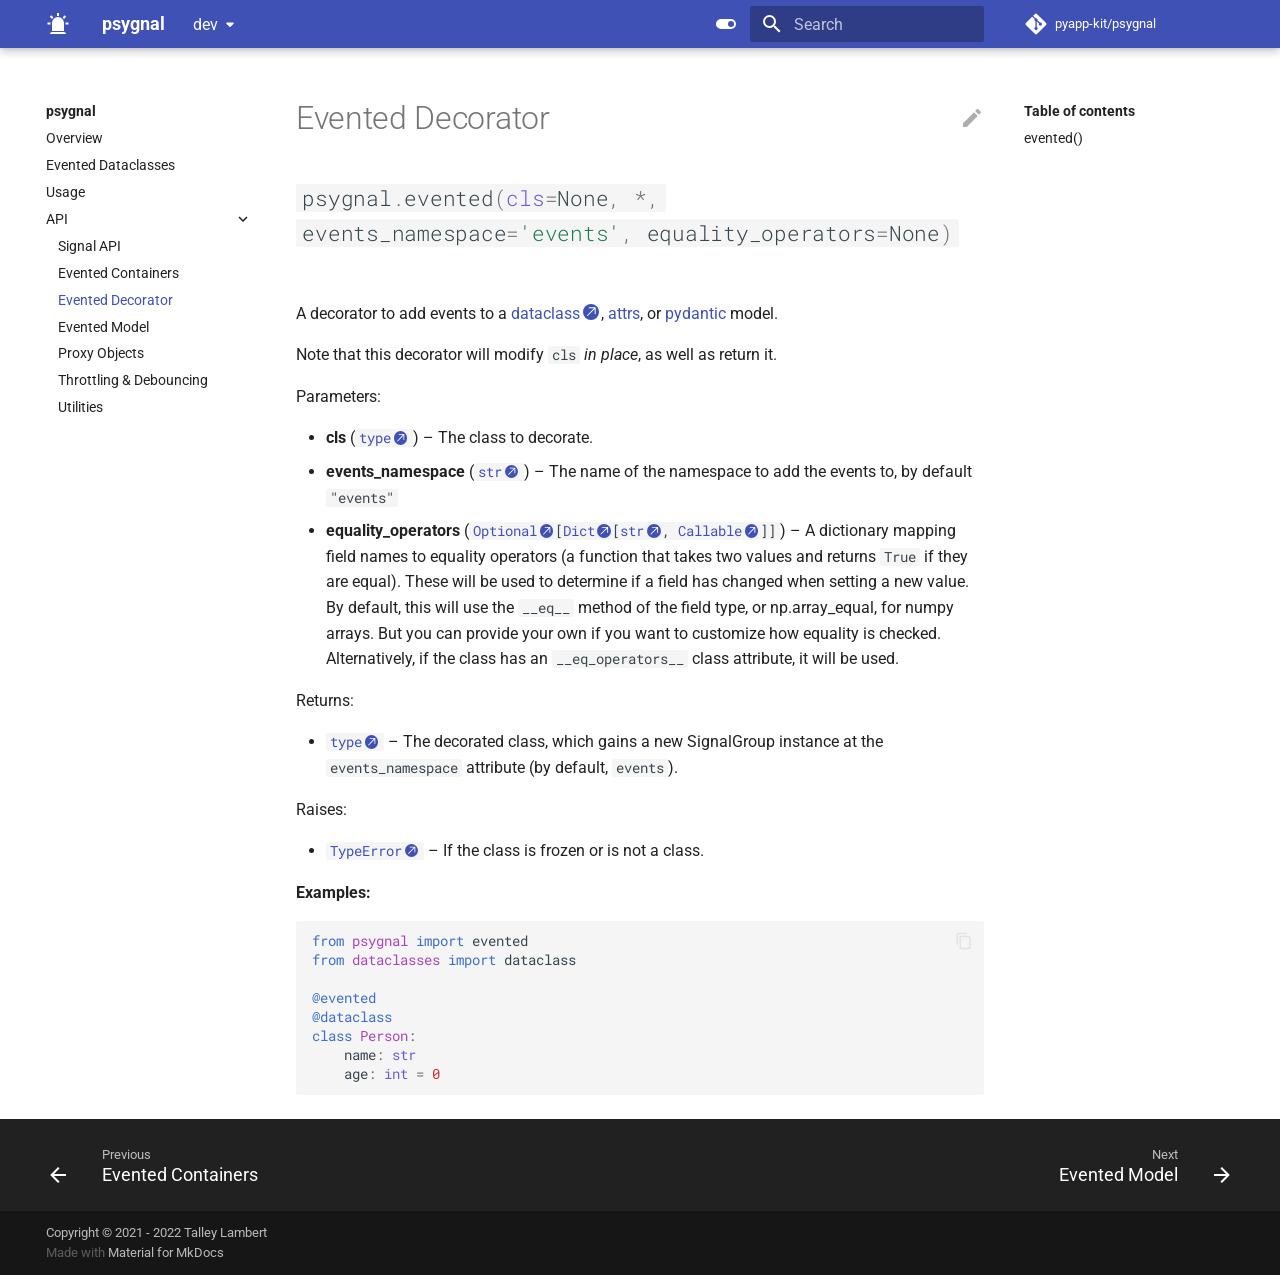
<file: dev/API/evented/index.html>
<!doctype html><html lang=en class=no-js> <head><meta charset=utf-8><meta name=viewport content="width=device-width,initial-scale=1"><meta name=description content="Pure python callback/event system modeled after Qt Signals"><meta name=author content="Talley Lambert"><link href=https://github.com/pyapp-kit/psygnal/dev/API/evented/ rel=canonical><link rel=icon href=../../assets/images/favicon.png><meta name=generator content="mkdocs-1.4.2, mkdocs-material-8.5.4"><title>Evented Decorator - psygnal</title><link rel=stylesheet href=../../assets/stylesheets/main.80dcb947.min.css><link rel=stylesheet href=../../assets/stylesheets/palette.cbb835fc.min.css><link rel=preconnect href=https://fonts.gstatic.com crossorigin><link rel=stylesheet href="https://fonts.googleapis.com/css?family=Roboto:300,300i,400,400i,700,700i%7CRoboto+Mono:400,400i,700,700i&display=fallback"><style>:root{--md-text-font:"Roboto";--md-code-font:"Roboto Mono"}</style><link rel=stylesheet href=../../assets/_mkdocstrings.css><link rel=stylesheet href=../../stylesheets/extra.css><script>__md_scope=new URL("../..",location),__md_hash=e=>[...e].reduce((e,_)=>(e<<5)-e+_.charCodeAt(0),0),__md_get=(e,_=localStorage,t=__md_scope)=>JSON.parse(_.getItem(t.pathname+"."+e)),__md_set=(e,_,t=localStorage,a=__md_scope)=>{try{t.setItem(a.pathname+"."+e,JSON.stringify(_))}catch(e){}}</script></head> <body dir=ltr data-md-color-scheme=default data-md-color-primary=indigo data-md-color-accent=indigo> <script>var palette=__md_get("__palette");if(palette&&"object"==typeof palette.color)for(var key of Object.keys(palette.color))document.body.setAttribute("data-md-color-"+key,palette.color[key])</script> <input class=md-toggle data-md-toggle=drawer type=checkbox id=__drawer autocomplete=off> <input class=md-toggle data-md-toggle=search type=checkbox id=__search autocomplete=off> <label class=md-overlay for=__drawer></label> <div data-md-component=skip> <a href=#evented-decorator class=md-skip> Skip to content </a> </div> <div data-md-component=announce> </div> <div data-md-component=outdated hidden> </div> <header class=md-header data-md-component=header> <nav class="md-header__inner md-grid" aria-label=Header> <a href=../.. title=psygnal class="md-header__button md-logo" aria-label=psygnal data-md-component=logo> <svg xmlns=http://www.w3.org/2000/svg viewbox="0 0 24 24"><path d="M6 6.9 3.87 4.78l1.41-1.41L7.4 5.5 6 6.9M13 1v3h-2V1h2m7.13 3.78L18 6.9l-1.4-1.4 2.12-2.13 1.41 1.41M4.5 10.5v2h-3v-2h3m15 0h3v2h-3v-2M6 20h12a2 2 0 0 1 2 2H4a2 2 0 0 1 2-2m6-15a6 6 0 0 1 6 6v8H6v-8a6 6 0 0 1 6-6Z"/></svg> </a> <label class="md-header__button md-icon" for=__drawer> <svg xmlns=http://www.w3.org/2000/svg viewbox="0 0 24 24"><path d="M3 6h18v2H3V6m0 5h18v2H3v-2m0 5h18v2H3v-2Z"/></svg> </label> <div class=md-header__title data-md-component=header-title> <div class=md-header__ellipsis> <div class=md-header__topic> <span class=md-ellipsis> psygnal </span> </div> <div class=md-header__topic data-md-component=header-topic> <span class=md-ellipsis> Evented Decorator </span> </div> </div> </div> <form class=md-header__option data-md-component=palette> <input class=md-option data-md-color-media data-md-color-scheme=default data-md-color-primary=indigo data-md-color-accent=indigo aria-label="Switch to dark mode" type=radio name=__palette id=__palette_1> <label class="md-header__button md-icon" title="Switch to dark mode" for=__palette_2 hidden> <svg xmlns=http://www.w3.org/2000/svg viewbox="0 0 24 24"><path d="M17 7H7a5 5 0 0 0-5 5 5 5 0 0 0 5 5h10a5 5 0 0 0 5-5 5 5 0 0 0-5-5m0 8a3 3 0 0 1-3-3 3 3 0 0 1 3-3 3 3 0 0 1 3 3 3 3 0 0 1-3 3Z"/></svg> </label> <input class=md-option data-md-color-media data-md-color-scheme=slate data-md-color-primary=blue-grey data-md-color-accent=blue-grey aria-label="Switch to light mode" type=radio name=__palette id=__palette_2> <label class="md-header__button md-icon" title="Switch to light mode" for=__palette_1 hidden> <svg xmlns=http://www.w3.org/2000/svg viewbox="0 0 24 24"><path d="M17 6H7c-3.31 0-6 2.69-6 6s2.69 6 6 6h10c3.31 0 6-2.69 6-6s-2.69-6-6-6zm0 10H7c-2.21 0-4-1.79-4-4s1.79-4 4-4h10c2.21 0 4 1.79 4 4s-1.79 4-4 4zM7 9c-1.66 0-3 1.34-3 3s1.34 3 3 3 3-1.34 3-3-1.34-3-3-3z"/></svg> </label> </form> <label class="md-header__button md-icon" for=__search> <svg xmlns=http://www.w3.org/2000/svg viewbox="0 0 24 24"><path d="M9.5 3A6.5 6.5 0 0 1 16 9.5c0 1.61-.59 3.09-1.56 4.23l.27.27h.79l5 5-1.5 1.5-5-5v-.79l-.27-.27A6.516 6.516 0 0 1 9.5 16 6.5 6.5 0 0 1 3 9.5 6.5 6.5 0 0 1 9.5 3m0 2C7 5 5 7 5 9.5S7 14 9.5 14 14 12 14 9.5 12 5 9.5 5Z"/></svg> </label> <div class=md-search data-md-component=search role=dialog> <label class=md-search__overlay for=__search></label> <div class=md-search__inner role=search> <form class=md-search__form name=search> <input type=text class=md-search__input name=query aria-label=Search placeholder=Search autocapitalize=off autocorrect=off autocomplete=off spellcheck=false data-md-component=search-query required> <label class="md-search__icon md-icon" for=__search> <svg xmlns=http://www.w3.org/2000/svg viewbox="0 0 24 24"><path d="M9.5 3A6.5 6.5 0 0 1 16 9.5c0 1.61-.59 3.09-1.56 4.23l.27.27h.79l5 5-1.5 1.5-5-5v-.79l-.27-.27A6.516 6.516 0 0 1 9.5 16 6.5 6.5 0 0 1 3 9.5 6.5 6.5 0 0 1 9.5 3m0 2C7 5 5 7 5 9.5S7 14 9.5 14 14 12 14 9.5 12 5 9.5 5Z"/></svg> <svg xmlns=http://www.w3.org/2000/svg viewbox="0 0 24 24"><path d="M20 11v2H8l5.5 5.5-1.42 1.42L4.16 12l7.92-7.92L13.5 5.5 8 11h12Z"/></svg> </label> <nav class=md-search__options aria-label=Search> <button type=reset class="md-search__icon md-icon" title=Clear aria-label=Clear tabindex=-1> <svg xmlns=http://www.w3.org/2000/svg viewbox="0 0 24 24"><path d="M19 6.41 17.59 5 12 10.59 6.41 5 5 6.41 10.59 12 5 17.59 6.41 19 12 13.41 17.59 19 19 17.59 13.41 12 19 6.41Z"/></svg> </button> </nav> <div class=md-search__suggest data-md-component=search-suggest></div> </form> <div class=md-search__output> <div class=md-search__scrollwrap data-md-scrollfix> <div class=md-search-result data-md-component=search-result> <div class=md-search-result__meta> Initializing search </div> <ol class=md-search-result__list></ol> </div> </div> </div> </div> </div> <div class=md-header__source> <a href=https://github.com/pyapp-kit/psygnal title="Go to repository" class=md-source data-md-component=source> <div class="md-source__icon md-icon"> <svg xmlns=http://www.w3.org/2000/svg viewbox="0 0 448 512"><!-- Font Awesome Free 6.2.0 by @fontawesome - https://fontawesome.com License - https://fontawesome.com/license/free (Icons: CC BY 4.0, Fonts: SIL OFL 1.1, Code: MIT License) Copyright 2022 Fonticons, Inc.--><path d="M439.55 236.05 244 40.45a28.87 28.87 0 0 0-40.81 0l-40.66 40.63 51.52 51.52c27.06-9.14 52.68 16.77 43.39 43.68l49.66 49.66c34.23-11.8 61.18 31 35.47 56.69-26.49 26.49-70.21-2.87-56-37.34L240.22 199v121.85c25.3 12.54 22.26 41.85 9.08 55a34.34 34.34 0 0 1-48.55 0c-17.57-17.6-11.07-46.91 11.25-56v-123c-20.8-8.51-24.6-30.74-18.64-45L142.57 101 8.45 235.14a28.86 28.86 0 0 0 0 40.81l195.61 195.6a28.86 28.86 0 0 0 40.8 0l194.69-194.69a28.86 28.86 0 0 0 0-40.81z"/></svg> </div> <div class=md-source__repository> pyapp-kit/psygnal </div> </a> </div> </nav> </header> <div class=md-container data-md-component=container> <main class=md-main data-md-component=main> <div class="md-main__inner md-grid"> <div class="md-sidebar md-sidebar--primary" data-md-component=sidebar data-md-type=navigation> <div class=md-sidebar__scrollwrap> <div class=md-sidebar__inner> <nav class="md-nav md-nav--primary" aria-label=Navigation data-md-level=0> <label class=md-nav__title for=__drawer> <a href=../.. title=psygnal class="md-nav__button md-logo" aria-label=psygnal data-md-component=logo> <svg xmlns=http://www.w3.org/2000/svg viewbox="0 0 24 24"><path d="M6 6.9 3.87 4.78l1.41-1.41L7.4 5.5 6 6.9M13 1v3h-2V1h2m7.13 3.78L18 6.9l-1.4-1.4 2.12-2.13 1.41 1.41M4.5 10.5v2h-3v-2h3m15 0h3v2h-3v-2M6 20h12a2 2 0 0 1 2 2H4a2 2 0 0 1 2-2m6-15a6 6 0 0 1 6 6v8H6v-8a6 6 0 0 1 6-6Z"/></svg> </a> psygnal </label> <div class=md-nav__source> <a href=https://github.com/pyapp-kit/psygnal title="Go to repository" class=md-source data-md-component=source> <div class="md-source__icon md-icon"> <svg xmlns=http://www.w3.org/2000/svg viewbox="0 0 448 512"><!-- Font Awesome Free 6.2.0 by @fontawesome - https://fontawesome.com License - https://fontawesome.com/license/free (Icons: CC BY 4.0, Fonts: SIL OFL 1.1, Code: MIT License) Copyright 2022 Fonticons, Inc.--><path d="M439.55 236.05 244 40.45a28.87 28.87 0 0 0-40.81 0l-40.66 40.63 51.52 51.52c27.06-9.14 52.68 16.77 43.39 43.68l49.66 49.66c34.23-11.8 61.18 31 35.47 56.69-26.49 26.49-70.21-2.87-56-37.34L240.22 199v121.85c25.3 12.54 22.26 41.85 9.08 55a34.34 34.34 0 0 1-48.55 0c-17.57-17.6-11.07-46.91 11.25-56v-123c-20.8-8.51-24.6-30.74-18.64-45L142.57 101 8.45 235.14a28.86 28.86 0 0 0 0 40.81l195.61 195.6a28.86 28.86 0 0 0 40.8 0l194.69-194.69a28.86 28.86 0 0 0 0-40.81z"/></svg> </div> <div class=md-source__repository> pyapp-kit/psygnal </div> </a> </div> <ul class=md-nav__list data-md-scrollfix> <li class=md-nav__item> <a href=../.. class=md-nav__link> Overview </a> </li> <li class=md-nav__item> <a href=../../dataclasses/ class=md-nav__link> Evented Dataclasses </a> </li> <li class=md-nav__item> <a href=../../usage/ class=md-nav__link> Usage </a> </li> <li class="md-nav__item md-nav__item--active md-nav__item--nested"> <input class="md-nav__toggle md-toggle" data-md-toggle=__nav_4 type=checkbox id=__nav_4 checked> <label class=md-nav__link for=__nav_4> API <span class="md-nav__icon md-icon"></span> </label> <nav class=md-nav aria-label=API data-md-level=1> <label class=md-nav__title for=__nav_4> <span class="md-nav__icon md-icon"></span> API </label> <ul class=md-nav__list data-md-scrollfix> <li class=md-nav__item> <a href=../ class=md-nav__link> Signal API </a> </li> <li class=md-nav__item> <a href=../containers/ class=md-nav__link> Evented Containers </a> </li> <li class="md-nav__item md-nav__item--active"> <input class="md-nav__toggle md-toggle" data-md-toggle=toc type=checkbox id=__toc> <label class="md-nav__link md-nav__link--active" for=__toc> Evented Decorator <span class="md-nav__icon md-icon"></span> </label> <a href=./ class="md-nav__link md-nav__link--active"> Evented Decorator </a> <nav class="md-nav md-nav--secondary" aria-label="Table of contents"> <label class=md-nav__title for=__toc> <span class="md-nav__icon md-icon"></span> Table of contents </label> <ul class=md-nav__list data-md-component=toc data-md-scrollfix> <li class=md-nav__item> <a href=#psygnal.evented class=md-nav__link> evented() </a> </li> </ul> </nav> </li> <li class=md-nav__item> <a href=../model/ class=md-nav__link> Evented Model </a> </li> <li class=md-nav__item> <a href=../proxy/ class=md-nav__link> Proxy Objects </a> </li> <li class=md-nav__item> <a href=../throttler/ class=md-nav__link> Throttling & Debouncing </a> </li> <li class=md-nav__item> <a href=../utilities/ class=md-nav__link> Utilities </a> </li> </ul> </nav> </li> </ul> </nav> </div> </div> </div> <div class="md-sidebar md-sidebar--secondary" data-md-component=sidebar data-md-type=toc> <div class=md-sidebar__scrollwrap> <div class=md-sidebar__inner> <nav class="md-nav md-nav--secondary" aria-label="Table of contents"> <label class=md-nav__title for=__toc> <span class="md-nav__icon md-icon"></span> Table of contents </label> <ul class=md-nav__list data-md-component=toc data-md-scrollfix> <li class=md-nav__item> <a href=#psygnal.evented class=md-nav__link> evented() </a> </li> </ul> </nav> </div> </div> </div> <div class=md-content data-md-component=content> <article class="md-content__inner md-typeset"> <a href=https://github.com/pyapp-kit/psygnal/edit/master/docs/API/evented.md title="Edit this page" class="md-content__button md-icon"> <svg xmlns=http://www.w3.org/2000/svg viewbox="0 0 24 24"><path d="M20.71 7.04c.39-.39.39-1.04 0-1.41l-2.34-2.34c-.37-.39-1.02-.39-1.41 0l-1.84 1.83 3.75 3.75M3 17.25V21h3.75L17.81 9.93l-3.75-3.75L3 17.25Z"/></svg> </a> <h1 id=evented-decorator>Evented Decorator<a class=headerlink href=#evented-decorator title="Permanent link">#</a></h1> <div class="doc doc-object doc-function"> <h2 id=psygnal.evented class="doc doc-heading"> <code class="highlight language-python"><span class=n>psygnal</span><span class=o>.</span><span class=n>evented</span><span class=p>(</span><span class=bp>cls</span><span class=o>=</span><span class=kc>None</span><span class=p>,</span> <span class=o>*</span><span class=p>,</span> <span class=n>events_namespace</span><span class=o>=</span><span class=s1>&#39;events&#39;</span><span class=p>,</span> <span class=n>equality_operators</span><span class=o>=</span><span class=kc>None</span><span class=p>)</span></code> <a href=#psygnal.evented class=headerlink title="Permanent link">#</a></h2> <div class="doc doc-contents first"> <p>A decorator to add events to a <a class="autorefs autorefs-external" href=https://docs.python.org/3/library/dataclasses.html#dataclasses.dataclass>dataclass</a>, <a href=https://www.attrs.org>attrs</a>, or <a href=https://pydantic-docs.helpmanual.io>pydantic</a> model.</p> <p>Note that this decorator will modify <code>cls</code> <em>in place</em>, as well as return it.</p> <p>Parameters:</p> <ul> <li class=field-body> <b>cls</b> (<code><a class="autorefs autorefs-external" href=https://docs.python.org/3/library/functions.html#type>type</a></code>) – <p>The class to decorate.</p> </li> <li class=field-body> <b>events_namespace</b> (<code><a class="autorefs autorefs-external" href=https://docs.python.org/3/library/stdtypes.html#str>str</a></code>) – <p>The name of the namespace to add the events to, by default <code>"events"</code></p> </li> <li class=field-body> <b>equality_operators</b> (<code><a class="autorefs autorefs-external" title=typing.Optional href=https://docs.python.org/3/library/typing.html#typing.Optional>Optional</a>[<a class="autorefs autorefs-external" title=typing.Dict href=https://docs.python.org/3/library/typing.html#typing.Dict>Dict</a>[<a class="autorefs autorefs-external" href=https://docs.python.org/3/library/stdtypes.html#str>str</a>, <a class="autorefs autorefs-external" title=typing.Callable href=https://docs.python.org/3/library/typing.html#typing.Callable>Callable</a>]]</code>) – <p>A dictionary mapping field names to equality operators (a function that takes two values and returns <code>True</code> if they are equal). These will be used to determine if a field has changed when setting a new value. By default, this will use the <code>__eq__</code> method of the field type, or np.array_equal, for numpy arrays. But you can provide your own if you want to customize how equality is checked. Alternatively, if the class has an <code>__eq_operators__</code> class attribute, it will be used.</p> </li> </ul> <p>Returns:</p> <ul> <li class=field-body> <code><a class="autorefs autorefs-external" href=https://docs.python.org/3/library/functions.html#type>type</a></code> – <p>The decorated class, which gains a new SignalGroup instance at the <code>events_namespace</code> attribute (by default, <code>events</code>).</p> </li> </ul> <p>Raises:</p> <ul> <li class=field-body> <code><a class="autorefs autorefs-external" href=https://docs.python.org/3/library/exceptions.html#TypeError>TypeError</a></code> – <p>If the class is frozen or is not a class.</p> </li> </ul> <p><strong>Examples:</strong></p> <div class=highlight><pre><span></span><code><span class=kn>from</span> <span class=nn>psygnal</span> <span class=kn>import</span> <span class=n>evented</span>
<span class=kn>from</span> <span class=nn>dataclasses</span> <span class=kn>import</span> <span class=n>dataclass</span>

<span class=nd>@evented</span>
<span class=nd>@dataclass</span>
<span class=k>class</span> <span class=nc>Person</span><span class=p>:</span>
    <span class=n>name</span><span class=p>:</span> <span class=nb>str</span>
    <span class=n>age</span><span class=p>:</span> <span class=nb>int</span> <span class=o>=</span> <span class=mi>0</span>
</code></pre></div> </div> </div> </article> </div> <script>var tabs=__md_get("__tabs");if(Array.isArray(tabs))e:for(var set of document.querySelectorAll(".tabbed-set")){var tab,labels=set.querySelector(".tabbed-labels");for(tab of tabs)for(var label of labels.getElementsByTagName("label"))if(label.innerText.trim()===tab){var input=document.getElementById(label.htmlFor);input.checked=!0;continue e}}</script> </div> </main> <footer class=md-footer> <nav class="md-footer__inner md-grid" aria-label=Footer> <a href=../containers/ class="md-footer__link md-footer__link--prev" aria-label="Previous: Evented Containers" rel=prev> <div class="md-footer__button md-icon"> <svg xmlns=http://www.w3.org/2000/svg viewbox="0 0 24 24"><path d="M20 11v2H8l5.5 5.5-1.42 1.42L4.16 12l7.92-7.92L13.5 5.5 8 11h12Z"/></svg> </div> <div class=md-footer__title> <div class=md-ellipsis> <span class=md-footer__direction> Previous </span> Evented Containers </div> </div> </a> <a href=../model/ class="md-footer__link md-footer__link--next" aria-label="Next: Evented Model" rel=next> <div class=md-footer__title> <div class=md-ellipsis> <span class=md-footer__direction> Next </span> Evented Model </div> </div> <div class="md-footer__button md-icon"> <svg xmlns=http://www.w3.org/2000/svg viewbox="0 0 24 24"><path d="M4 11v2h12l-5.5 5.5 1.42 1.42L19.84 12l-7.92-7.92L10.5 5.5 16 11H4Z"/></svg> </div> </a> </nav> <div class="md-footer-meta md-typeset"> <div class="md-footer-meta__inner md-grid"> <div class=md-copyright> <div class=md-copyright__highlight> Copyright &copy; 2021 - 2022 Talley Lambert </div> Made with <a href=https://squidfunk.github.io/mkdocs-material/ target=_blank rel=noopener> Material for MkDocs </a> </div> </div> </div> </footer> </div> <div class=md-dialog data-md-component=dialog> <div class="md-dialog__inner md-typeset"></div> </div> <script id=__config type=application/json>{"base": "../..", "features": ["navigation.instant", "search.highlight", "search.suggest", "content.tabs.link"], "search": "../../assets/javascripts/workers/search.5bf1dace.min.js", "translations": {"clipboard.copied": "Copied to clipboard", "clipboard.copy": "Copy to clipboard", "search.config.lang": "en", "search.config.pipeline": "trimmer, stopWordFilter", "search.config.separator": "[\\s\\-]+", "search.placeholder": "Search", "search.result.more.one": "1 more on this page", "search.result.more.other": "# more on this page", "search.result.none": "No matching documents", "search.result.one": "1 matching document", "search.result.other": "# matching documents", "search.result.placeholder": "Type to start searching", "search.result.term.missing": "Missing", "select.version.title": "Select version"}, "version": {"provider": "mike"}}</script> <script src=../../assets/javascripts/bundle.078830c0.min.js></script> </body> </html>
</file>
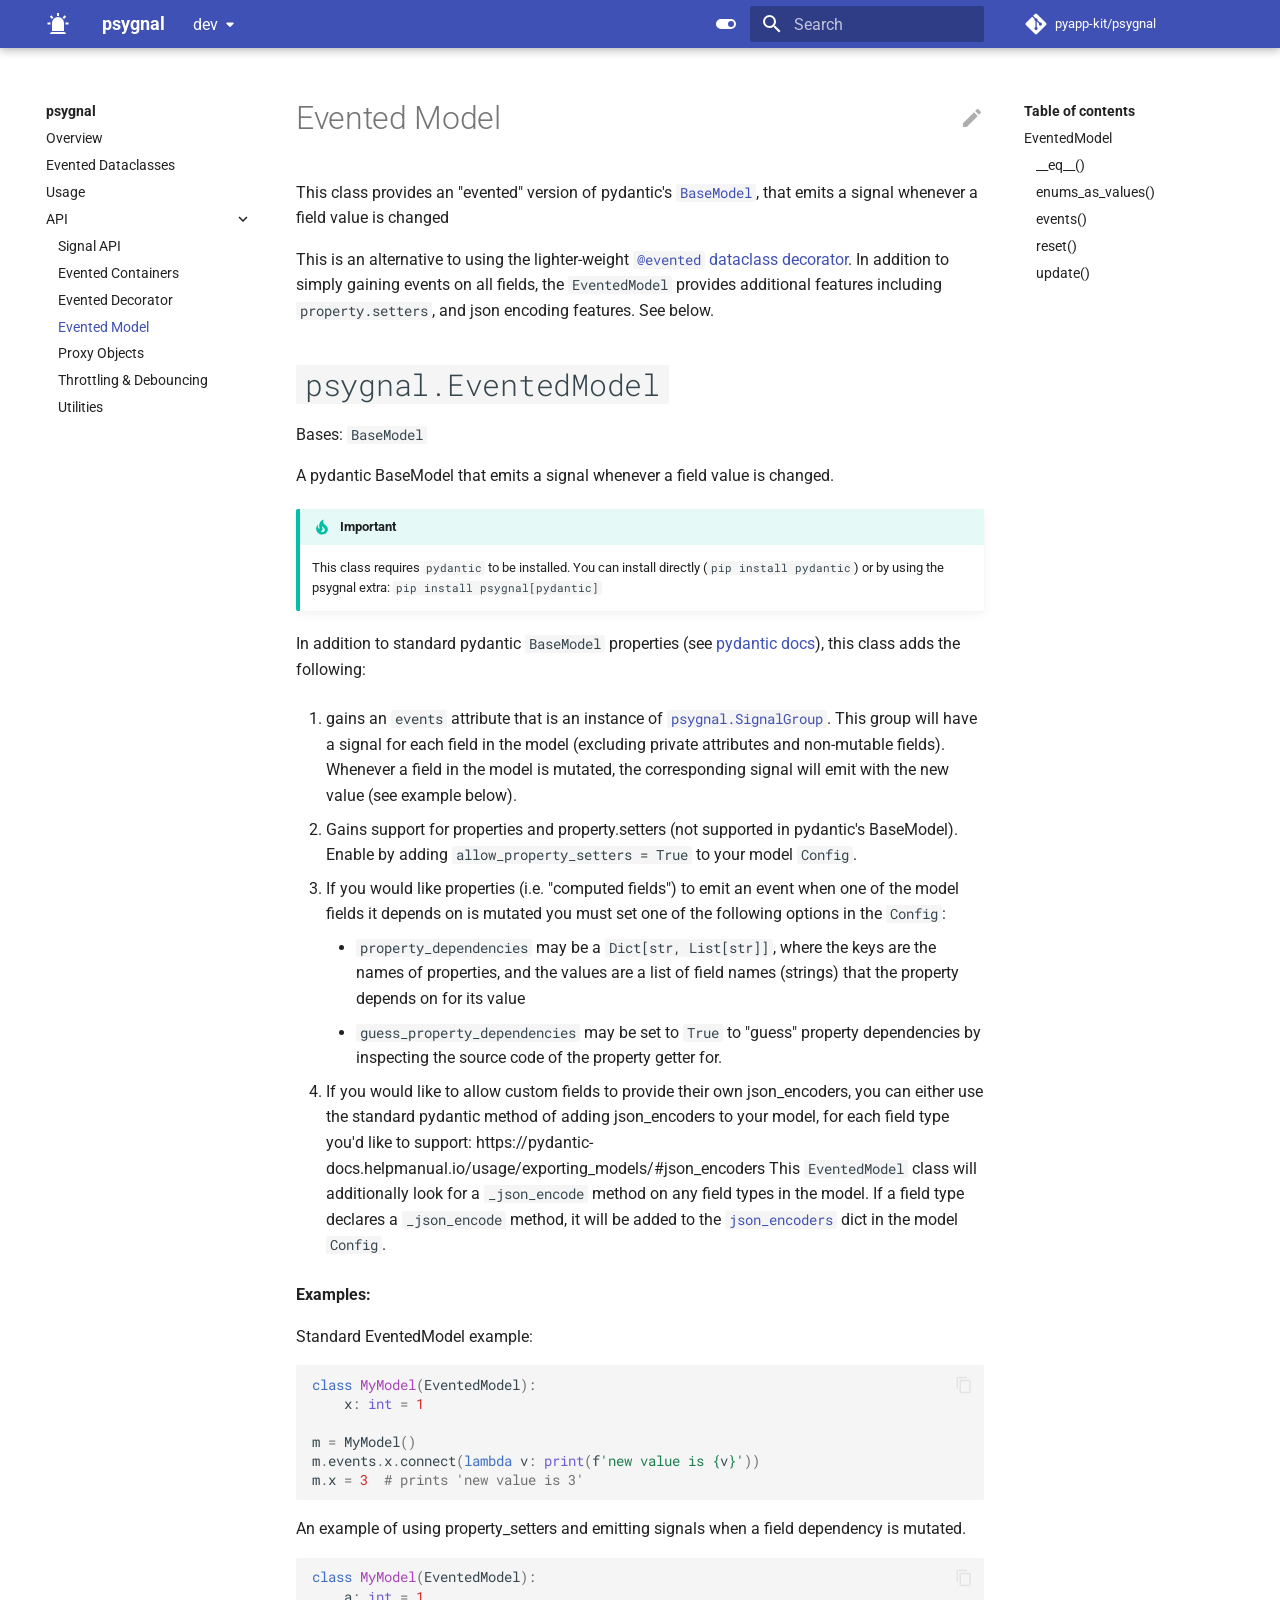
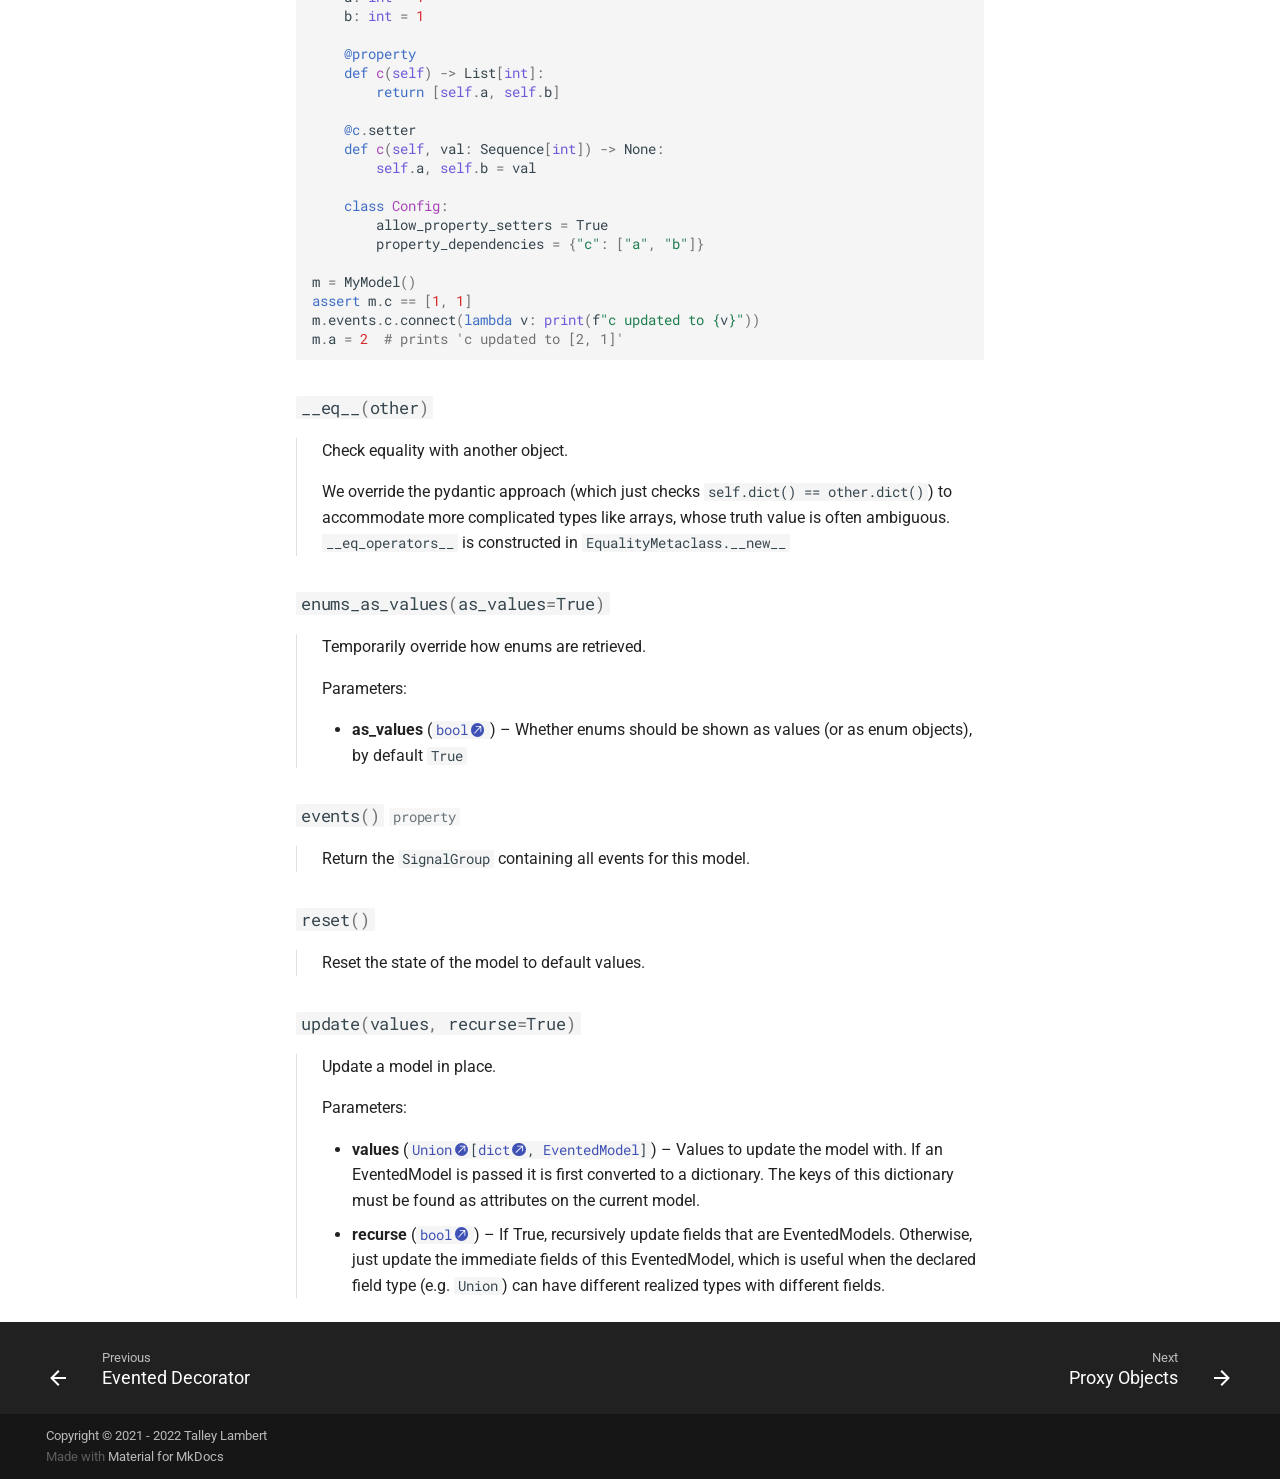
<file: dev/API/model/index.html>
<!doctype html><html lang=en class=no-js> <head><meta charset=utf-8><meta name=viewport content="width=device-width,initial-scale=1"><meta name=description content="Pure python callback/event system modeled after Qt Signals"><meta name=author content="Talley Lambert"><link href=https://github.com/pyapp-kit/psygnal/dev/API/model/ rel=canonical><link rel=icon href=../../assets/images/favicon.png><meta name=generator content="mkdocs-1.4.2, mkdocs-material-8.5.4"><title>Evented Model - psygnal</title><link rel=stylesheet href=../../assets/stylesheets/main.80dcb947.min.css><link rel=stylesheet href=../../assets/stylesheets/palette.cbb835fc.min.css><link rel=preconnect href=https://fonts.gstatic.com crossorigin><link rel=stylesheet href="https://fonts.googleapis.com/css?family=Roboto:300,300i,400,400i,700,700i%7CRoboto+Mono:400,400i,700,700i&display=fallback"><style>:root{--md-text-font:"Roboto";--md-code-font:"Roboto Mono"}</style><link rel=stylesheet href=../../assets/_mkdocstrings.css><link rel=stylesheet href=../../stylesheets/extra.css><script>__md_scope=new URL("../..",location),__md_hash=e=>[...e].reduce((e,_)=>(e<<5)-e+_.charCodeAt(0),0),__md_get=(e,_=localStorage,t=__md_scope)=>JSON.parse(_.getItem(t.pathname+"."+e)),__md_set=(e,_,t=localStorage,a=__md_scope)=>{try{t.setItem(a.pathname+"."+e,JSON.stringify(_))}catch(e){}}</script></head> <body dir=ltr data-md-color-scheme=default data-md-color-primary=indigo data-md-color-accent=indigo> <script>var palette=__md_get("__palette");if(palette&&"object"==typeof palette.color)for(var key of Object.keys(palette.color))document.body.setAttribute("data-md-color-"+key,palette.color[key])</script> <input class=md-toggle data-md-toggle=drawer type=checkbox id=__drawer autocomplete=off> <input class=md-toggle data-md-toggle=search type=checkbox id=__search autocomplete=off> <label class=md-overlay for=__drawer></label> <div data-md-component=skip> <a href=#evented-model class=md-skip> Skip to content </a> </div> <div data-md-component=announce> </div> <div data-md-component=outdated hidden> </div> <header class=md-header data-md-component=header> <nav class="md-header__inner md-grid" aria-label=Header> <a href=../.. title=psygnal class="md-header__button md-logo" aria-label=psygnal data-md-component=logo> <svg xmlns=http://www.w3.org/2000/svg viewbox="0 0 24 24"><path d="M6 6.9 3.87 4.78l1.41-1.41L7.4 5.5 6 6.9M13 1v3h-2V1h2m7.13 3.78L18 6.9l-1.4-1.4 2.12-2.13 1.41 1.41M4.5 10.5v2h-3v-2h3m15 0h3v2h-3v-2M6 20h12a2 2 0 0 1 2 2H4a2 2 0 0 1 2-2m6-15a6 6 0 0 1 6 6v8H6v-8a6 6 0 0 1 6-6Z"/></svg> </a> <label class="md-header__button md-icon" for=__drawer> <svg xmlns=http://www.w3.org/2000/svg viewbox="0 0 24 24"><path d="M3 6h18v2H3V6m0 5h18v2H3v-2m0 5h18v2H3v-2Z"/></svg> </label> <div class=md-header__title data-md-component=header-title> <div class=md-header__ellipsis> <div class=md-header__topic> <span class=md-ellipsis> psygnal </span> </div> <div class=md-header__topic data-md-component=header-topic> <span class=md-ellipsis> Evented Model </span> </div> </div> </div> <form class=md-header__option data-md-component=palette> <input class=md-option data-md-color-media data-md-color-scheme=default data-md-color-primary=indigo data-md-color-accent=indigo aria-label="Switch to dark mode" type=radio name=__palette id=__palette_1> <label class="md-header__button md-icon" title="Switch to dark mode" for=__palette_2 hidden> <svg xmlns=http://www.w3.org/2000/svg viewbox="0 0 24 24"><path d="M17 7H7a5 5 0 0 0-5 5 5 5 0 0 0 5 5h10a5 5 0 0 0 5-5 5 5 0 0 0-5-5m0 8a3 3 0 0 1-3-3 3 3 0 0 1 3-3 3 3 0 0 1 3 3 3 3 0 0 1-3 3Z"/></svg> </label> <input class=md-option data-md-color-media data-md-color-scheme=slate data-md-color-primary=blue-grey data-md-color-accent=blue-grey aria-label="Switch to light mode" type=radio name=__palette id=__palette_2> <label class="md-header__button md-icon" title="Switch to light mode" for=__palette_1 hidden> <svg xmlns=http://www.w3.org/2000/svg viewbox="0 0 24 24"><path d="M17 6H7c-3.31 0-6 2.69-6 6s2.69 6 6 6h10c3.31 0 6-2.69 6-6s-2.69-6-6-6zm0 10H7c-2.21 0-4-1.79-4-4s1.79-4 4-4h10c2.21 0 4 1.79 4 4s-1.79 4-4 4zM7 9c-1.66 0-3 1.34-3 3s1.34 3 3 3 3-1.34 3-3-1.34-3-3-3z"/></svg> </label> </form> <label class="md-header__button md-icon" for=__search> <svg xmlns=http://www.w3.org/2000/svg viewbox="0 0 24 24"><path d="M9.5 3A6.5 6.5 0 0 1 16 9.5c0 1.61-.59 3.09-1.56 4.23l.27.27h.79l5 5-1.5 1.5-5-5v-.79l-.27-.27A6.516 6.516 0 0 1 9.5 16 6.5 6.5 0 0 1 3 9.5 6.5 6.5 0 0 1 9.5 3m0 2C7 5 5 7 5 9.5S7 14 9.5 14 14 12 14 9.5 12 5 9.5 5Z"/></svg> </label> <div class=md-search data-md-component=search role=dialog> <label class=md-search__overlay for=__search></label> <div class=md-search__inner role=search> <form class=md-search__form name=search> <input type=text class=md-search__input name=query aria-label=Search placeholder=Search autocapitalize=off autocorrect=off autocomplete=off spellcheck=false data-md-component=search-query required> <label class="md-search__icon md-icon" for=__search> <svg xmlns=http://www.w3.org/2000/svg viewbox="0 0 24 24"><path d="M9.5 3A6.5 6.5 0 0 1 16 9.5c0 1.61-.59 3.09-1.56 4.23l.27.27h.79l5 5-1.5 1.5-5-5v-.79l-.27-.27A6.516 6.516 0 0 1 9.5 16 6.5 6.5 0 0 1 3 9.5 6.5 6.5 0 0 1 9.5 3m0 2C7 5 5 7 5 9.5S7 14 9.5 14 14 12 14 9.5 12 5 9.5 5Z"/></svg> <svg xmlns=http://www.w3.org/2000/svg viewbox="0 0 24 24"><path d="M20 11v2H8l5.5 5.5-1.42 1.42L4.16 12l7.92-7.92L13.5 5.5 8 11h12Z"/></svg> </label> <nav class=md-search__options aria-label=Search> <button type=reset class="md-search__icon md-icon" title=Clear aria-label=Clear tabindex=-1> <svg xmlns=http://www.w3.org/2000/svg viewbox="0 0 24 24"><path d="M19 6.41 17.59 5 12 10.59 6.41 5 5 6.41 10.59 12 5 17.59 6.41 19 12 13.41 17.59 19 19 17.59 13.41 12 19 6.41Z"/></svg> </button> </nav> <div class=md-search__suggest data-md-component=search-suggest></div> </form> <div class=md-search__output> <div class=md-search__scrollwrap data-md-scrollfix> <div class=md-search-result data-md-component=search-result> <div class=md-search-result__meta> Initializing search </div> <ol class=md-search-result__list></ol> </div> </div> </div> </div> </div> <div class=md-header__source> <a href=https://github.com/pyapp-kit/psygnal title="Go to repository" class=md-source data-md-component=source> <div class="md-source__icon md-icon"> <svg xmlns=http://www.w3.org/2000/svg viewbox="0 0 448 512"><!-- Font Awesome Free 6.2.0 by @fontawesome - https://fontawesome.com License - https://fontawesome.com/license/free (Icons: CC BY 4.0, Fonts: SIL OFL 1.1, Code: MIT License) Copyright 2022 Fonticons, Inc.--><path d="M439.55 236.05 244 40.45a28.87 28.87 0 0 0-40.81 0l-40.66 40.63 51.52 51.52c27.06-9.14 52.68 16.77 43.39 43.68l49.66 49.66c34.23-11.8 61.18 31 35.47 56.69-26.49 26.49-70.21-2.87-56-37.34L240.22 199v121.85c25.3 12.54 22.26 41.85 9.08 55a34.34 34.34 0 0 1-48.55 0c-17.57-17.6-11.07-46.91 11.25-56v-123c-20.8-8.51-24.6-30.74-18.64-45L142.57 101 8.45 235.14a28.86 28.86 0 0 0 0 40.81l195.61 195.6a28.86 28.86 0 0 0 40.8 0l194.69-194.69a28.86 28.86 0 0 0 0-40.81z"/></svg> </div> <div class=md-source__repository> pyapp-kit/psygnal </div> </a> </div> </nav> </header> <div class=md-container data-md-component=container> <main class=md-main data-md-component=main> <div class="md-main__inner md-grid"> <div class="md-sidebar md-sidebar--primary" data-md-component=sidebar data-md-type=navigation> <div class=md-sidebar__scrollwrap> <div class=md-sidebar__inner> <nav class="md-nav md-nav--primary" aria-label=Navigation data-md-level=0> <label class=md-nav__title for=__drawer> <a href=../.. title=psygnal class="md-nav__button md-logo" aria-label=psygnal data-md-component=logo> <svg xmlns=http://www.w3.org/2000/svg viewbox="0 0 24 24"><path d="M6 6.9 3.87 4.78l1.41-1.41L7.4 5.5 6 6.9M13 1v3h-2V1h2m7.13 3.78L18 6.9l-1.4-1.4 2.12-2.13 1.41 1.41M4.5 10.5v2h-3v-2h3m15 0h3v2h-3v-2M6 20h12a2 2 0 0 1 2 2H4a2 2 0 0 1 2-2m6-15a6 6 0 0 1 6 6v8H6v-8a6 6 0 0 1 6-6Z"/></svg> </a> psygnal </label> <div class=md-nav__source> <a href=https://github.com/pyapp-kit/psygnal title="Go to repository" class=md-source data-md-component=source> <div class="md-source__icon md-icon"> <svg xmlns=http://www.w3.org/2000/svg viewbox="0 0 448 512"><!-- Font Awesome Free 6.2.0 by @fontawesome - https://fontawesome.com License - https://fontawesome.com/license/free (Icons: CC BY 4.0, Fonts: SIL OFL 1.1, Code: MIT License) Copyright 2022 Fonticons, Inc.--><path d="M439.55 236.05 244 40.45a28.87 28.87 0 0 0-40.81 0l-40.66 40.63 51.52 51.52c27.06-9.14 52.68 16.77 43.39 43.68l49.66 49.66c34.23-11.8 61.18 31 35.47 56.69-26.49 26.49-70.21-2.87-56-37.34L240.22 199v121.85c25.3 12.54 22.26 41.85 9.08 55a34.34 34.34 0 0 1-48.55 0c-17.57-17.6-11.07-46.91 11.25-56v-123c-20.8-8.51-24.6-30.74-18.64-45L142.57 101 8.45 235.14a28.86 28.86 0 0 0 0 40.81l195.61 195.6a28.86 28.86 0 0 0 40.8 0l194.69-194.69a28.86 28.86 0 0 0 0-40.81z"/></svg> </div> <div class=md-source__repository> pyapp-kit/psygnal </div> </a> </div> <ul class=md-nav__list data-md-scrollfix> <li class=md-nav__item> <a href=../.. class=md-nav__link> Overview </a> </li> <li class=md-nav__item> <a href=../../dataclasses/ class=md-nav__link> Evented Dataclasses </a> </li> <li class=md-nav__item> <a href=../../usage/ class=md-nav__link> Usage </a> </li> <li class="md-nav__item md-nav__item--active md-nav__item--nested"> <input class="md-nav__toggle md-toggle" data-md-toggle=__nav_4 type=checkbox id=__nav_4 checked> <label class=md-nav__link for=__nav_4> API <span class="md-nav__icon md-icon"></span> </label> <nav class=md-nav aria-label=API data-md-level=1> <label class=md-nav__title for=__nav_4> <span class="md-nav__icon md-icon"></span> API </label> <ul class=md-nav__list data-md-scrollfix> <li class=md-nav__item> <a href=../ class=md-nav__link> Signal API </a> </li> <li class=md-nav__item> <a href=../containers/ class=md-nav__link> Evented Containers </a> </li> <li class=md-nav__item> <a href=../evented/ class=md-nav__link> Evented Decorator </a> </li> <li class="md-nav__item md-nav__item--active"> <input class="md-nav__toggle md-toggle" data-md-toggle=toc type=checkbox id=__toc> <label class="md-nav__link md-nav__link--active" for=__toc> Evented Model <span class="md-nav__icon md-icon"></span> </label> <a href=./ class="md-nav__link md-nav__link--active"> Evented Model </a> <nav class="md-nav md-nav--secondary" aria-label="Table of contents"> <label class=md-nav__title for=__toc> <span class="md-nav__icon md-icon"></span> Table of contents </label> <ul class=md-nav__list data-md-component=toc data-md-scrollfix> <li class=md-nav__item> <a href=#psygnal.EventedModel class=md-nav__link> EventedModel </a> <nav class=md-nav aria-label=EventedModel> <ul class=md-nav__list> <li class=md-nav__item> <a href=#psygnal._evented_model.EventedModel.__eq__ class=md-nav__link> __eq__() </a> </li> <li class=md-nav__item> <a href=#psygnal._evented_model.EventedModel.enums_as_values class=md-nav__link> enums_as_values() </a> </li> <li class=md-nav__item> <a href=#psygnal._evented_model.EventedModel.events class=md-nav__link> events() </a> </li> <li class=md-nav__item> <a href=#psygnal._evented_model.EventedModel.reset class=md-nav__link> reset() </a> </li> <li class=md-nav__item> <a href=#psygnal._evented_model.EventedModel.update class=md-nav__link> update() </a> </li> </ul> </nav> </li> </ul> </nav> </li> <li class=md-nav__item> <a href=../proxy/ class=md-nav__link> Proxy Objects </a> </li> <li class=md-nav__item> <a href=../throttler/ class=md-nav__link> Throttling & Debouncing </a> </li> <li class=md-nav__item> <a href=../utilities/ class=md-nav__link> Utilities </a> </li> </ul> </nav> </li> </ul> </nav> </div> </div> </div> <div class="md-sidebar md-sidebar--secondary" data-md-component=sidebar data-md-type=toc> <div class=md-sidebar__scrollwrap> <div class=md-sidebar__inner> <nav class="md-nav md-nav--secondary" aria-label="Table of contents"> <label class=md-nav__title for=__toc> <span class="md-nav__icon md-icon"></span> Table of contents </label> <ul class=md-nav__list data-md-component=toc data-md-scrollfix> <li class=md-nav__item> <a href=#psygnal.EventedModel class=md-nav__link> EventedModel </a> <nav class=md-nav aria-label=EventedModel> <ul class=md-nav__list> <li class=md-nav__item> <a href=#psygnal._evented_model.EventedModel.__eq__ class=md-nav__link> __eq__() </a> </li> <li class=md-nav__item> <a href=#psygnal._evented_model.EventedModel.enums_as_values class=md-nav__link> enums_as_values() </a> </li> <li class=md-nav__item> <a href=#psygnal._evented_model.EventedModel.events class=md-nav__link> events() </a> </li> <li class=md-nav__item> <a href=#psygnal._evented_model.EventedModel.reset class=md-nav__link> reset() </a> </li> <li class=md-nav__item> <a href=#psygnal._evented_model.EventedModel.update class=md-nav__link> update() </a> </li> </ul> </nav> </li> </ul> </nav> </div> </div> </div> <div class=md-content data-md-component=content> <article class="md-content__inner md-typeset"> <a href=https://github.com/pyapp-kit/psygnal/edit/master/docs/API/model.md title="Edit this page" class="md-content__button md-icon"> <svg xmlns=http://www.w3.org/2000/svg viewbox="0 0 24 24"><path d="M20.71 7.04c.39-.39.39-1.04 0-1.41l-2.34-2.34c-.37-.39-1.02-.39-1.41 0l-1.84 1.83 3.75 3.75M3 17.25V21h3.75L17.81 9.93l-3.75-3.75L3 17.25Z"/></svg> </a> <h1 id=evented-model>Evented Model<a class=headerlink href=#evented-model title="Permanent link">#</a></h1> <p>This class provides an "evented" version of pydantic's <a href=https://pydantic-docs.helpmanual.io/usage/models/ ><code>BaseModel</code></a>, that emits a signal whenever a field value is changed</p> <p>This is an alternative to using the lighter-weight <a href=../../dataclasses/ ><code>@evented</code> dataclass decorator</a>. In addition to simply gaining events on all fields, the <code>EventedModel</code> provides additional features including <code>property.setters</code>, and json encoding features. See below.</p> <div class="doc doc-object doc-class"> <h2 id=psygnal.EventedModel class="doc doc-heading"> <code>psygnal.EventedModel</code> <a href=#psygnal.EventedModel class=headerlink title="Permanent link">#</a></h2> <div class="doc doc-contents first"> <p class="doc doc-class-bases"> Bases: <code><span title=pydantic.BaseModel>BaseModel</span></code></p> <p>A pydantic BaseModel that emits a signal whenever a field value is changed.</p> <div class="admonition important"> <p class=admonition-title>Important</p> <p>This class requires <code>pydantic</code> to be installed. You can install directly (<code>pip install pydantic</code>) or by using the psygnal extra: <code>pip install psygnal[pydantic]</code></p> </div> <p>In addition to standard pydantic <code>BaseModel</code> properties (see <a href=https://pydantic-docs.helpmanual.io/usage/models/ >pydantic docs</a>), this class adds the following:</p> <ol> <li> <p>gains an <code>events</code> attribute that is an instance of <a class="autorefs autorefs-internal" href=../#psygnal.SignalGroup><code>psygnal.SignalGroup</code></a>. This group will have a signal for each field in the model (excluding private attributes and non-mutable fields). Whenever a field in the model is mutated, the corresponding signal will emit with the new value (see example below).</p> </li> <li> <p>Gains support for properties and property.setters (not supported in pydantic's BaseModel). Enable by adding <code>allow_property_setters = True</code> to your model <code>Config</code>.</p> </li> <li> <p>If you would like properties (i.e. "computed fields") to emit an event when one of the model fields it depends on is mutated you must set one of the following options in the <code>Config</code>:</p> <ul> <li><code>property_dependencies</code> may be a <code>Dict[str, List[str]]</code>, where the keys are the names of properties, and the values are a list of field names (strings) that the property depends on for its value</li> <li><code>guess_property_dependencies</code> may be set to <code>True</code> to "guess" property dependencies by inspecting the source code of the property getter for.</li> </ul> </li> <li> <p>If you would like to allow custom fields to provide their own json_encoders, you can either use the standard pydantic method of adding json_encoders to your model, for each field type you'd like to support: https://pydantic-docs.helpmanual.io/usage/exporting_models/#json_encoders This <code>EventedModel</code> class will additionally look for a <code>_json_encode</code> method on any field types in the model. If a field type declares a <code>_json_encode</code> method, it will be added to the <a href=https://pydantic-docs.helpmanual.io/usage/exporting_models/#json_encoders><code>json_encoders</code></a> dict in the model <code>Config</code>.</p> </li> </ol> <p><strong>Examples:</strong></p> <p>Standard EventedModel example:</p> <div class=highlight><pre><span></span><code><span class=k>class</span> <span class=nc>MyModel</span><span class=p>(</span><span class=n>EventedModel</span><span class=p>):</span>
    <span class=n>x</span><span class=p>:</span> <span class=nb>int</span> <span class=o>=</span> <span class=mi>1</span>

<span class=n>m</span> <span class=o>=</span> <span class=n>MyModel</span><span class=p>()</span>
<span class=n>m</span><span class=o>.</span><span class=n>events</span><span class=o>.</span><span class=n>x</span><span class=o>.</span><span class=n>connect</span><span class=p>(</span><span class=k>lambda</span> <span class=n>v</span><span class=p>:</span> <span class=nb>print</span><span class=p>(</span><span class=sa>f</span><span class=s1>&#39;new value is </span><span class=si>{</span><span class=n>v</span><span class=si>}</span><span class=s1>&#39;</span><span class=p>))</span>
<span class=n>m</span><span class=o>.</span><span class=n>x</span> <span class=o>=</span> <span class=mi>3</span>  <span class=c1># prints &#39;new value is 3&#39;</span>
</code></pre></div> <p>An example of using property_setters and emitting signals when a field dependency is mutated.</p> <div class=highlight><pre><span></span><code><span class=k>class</span> <span class=nc>MyModel</span><span class=p>(</span><span class=n>EventedModel</span><span class=p>):</span>
    <span class=n>a</span><span class=p>:</span> <span class=nb>int</span> <span class=o>=</span> <span class=mi>1</span>
    <span class=n>b</span><span class=p>:</span> <span class=nb>int</span> <span class=o>=</span> <span class=mi>1</span>

    <span class=nd>@property</span>
    <span class=k>def</span> <span class=nf>c</span><span class=p>(</span><span class=bp>self</span><span class=p>)</span> <span class=o>-&gt;</span> <span class=n>List</span><span class=p>[</span><span class=nb>int</span><span class=p>]:</span>
        <span class=k>return</span> <span class=p>[</span><span class=bp>self</span><span class=o>.</span><span class=n>a</span><span class=p>,</span> <span class=bp>self</span><span class=o>.</span><span class=n>b</span><span class=p>]</span>

    <span class=nd>@c</span><span class=o>.</span><span class=n>setter</span>
    <span class=k>def</span> <span class=nf>c</span><span class=p>(</span><span class=bp>self</span><span class=p>,</span> <span class=n>val</span><span class=p>:</span> <span class=n>Sequence</span><span class=p>[</span><span class=nb>int</span><span class=p>])</span> <span class=o>-&gt;</span> <span class=kc>None</span><span class=p>:</span>
        <span class=bp>self</span><span class=o>.</span><span class=n>a</span><span class=p>,</span> <span class=bp>self</span><span class=o>.</span><span class=n>b</span> <span class=o>=</span> <span class=n>val</span>

    <span class=k>class</span> <span class=nc>Config</span><span class=p>:</span>
        <span class=n>allow_property_setters</span> <span class=o>=</span> <span class=kc>True</span>
        <span class=n>property_dependencies</span> <span class=o>=</span> <span class=p>{</span><span class=s2>&quot;c&quot;</span><span class=p>:</span> <span class=p>[</span><span class=s2>&quot;a&quot;</span><span class=p>,</span> <span class=s2>&quot;b&quot;</span><span class=p>]}</span>

<span class=n>m</span> <span class=o>=</span> <span class=n>MyModel</span><span class=p>()</span>
<span class=k>assert</span> <span class=n>m</span><span class=o>.</span><span class=n>c</span> <span class=o>==</span> <span class=p>[</span><span class=mi>1</span><span class=p>,</span> <span class=mi>1</span><span class=p>]</span>
<span class=n>m</span><span class=o>.</span><span class=n>events</span><span class=o>.</span><span class=n>c</span><span class=o>.</span><span class=n>connect</span><span class=p>(</span><span class=k>lambda</span> <span class=n>v</span><span class=p>:</span> <span class=nb>print</span><span class=p>(</span><span class=sa>f</span><span class=s2>&quot;c updated to </span><span class=si>{</span><span class=n>v</span><span class=si>}</span><span class=s2>&quot;</span><span class=p>))</span>
<span class=n>m</span><span class=o>.</span><span class=n>a</span> <span class=o>=</span> <span class=mi>2</span>  <span class=c1># prints &#39;c updated to [2, 1]&#39;</span>
</code></pre></div> <div class="doc doc-children"> <div class="doc doc-object doc-function"> <h3 id=psygnal._evented_model.EventedModel.__eq__ class="doc doc-heading"> <code class="highlight language-python"><span class=fm>__eq__</span><span class=p>(</span><span class=n>other</span><span class=p>)</span></code> <a href=#psygnal._evented_model.EventedModel.__eq__ class=headerlink title="Permanent link">#</a></h3> <div class="doc doc-contents "> <p>Check equality with another object.</p> <p>We override the pydantic approach (which just checks <code>self.dict() == other.dict()</code>) to accommodate more complicated types like arrays, whose truth value is often ambiguous. <code>__eq_operators__</code> is constructed in <code>EqualityMetaclass.__new__</code></p> </div> </div> <div class="doc doc-object doc-function"> <h3 id=psygnal._evented_model.EventedModel.enums_as_values class="doc doc-heading"> <code class="highlight language-python"><span class=n>enums_as_values</span><span class=p>(</span><span class=n>as_values</span><span class=o>=</span><span class=kc>True</span><span class=p>)</span></code> <a href=#psygnal._evented_model.EventedModel.enums_as_values class=headerlink title="Permanent link">#</a></h3> <div class="doc doc-contents "> <p>Temporarily override how enums are retrieved.</p> <p>Parameters:</p> <ul> <li class=field-body> <b>as_values</b> (<code><a class="autorefs autorefs-external" href=https://docs.python.org/3/library/functions.html#bool>bool</a></code>) – <p>Whether enums should be shown as values (or as enum objects), by default <code>True</code></p> </li> </ul> </div> </div> <div class="doc doc-object doc-function"> <h3 id=psygnal._evented_model.EventedModel.events class="doc doc-heading"> <code class="highlight language-python"><span class=n>events</span><span class=p>()</span></code> <span class="doc doc-labels"> <small class="doc doc-label doc-label-property"><code>property</code></small> </span> <a href=#psygnal._evented_model.EventedModel.events class=headerlink title="Permanent link">#</a></h3> <div class="doc doc-contents "> <p>Return the <code>SignalGroup</code> containing all events for this model.</p> </div> </div> <div class="doc doc-object doc-function"> <h3 id=psygnal._evented_model.EventedModel.reset class="doc doc-heading"> <code class="highlight language-python"><span class=n>reset</span><span class=p>()</span></code> <a href=#psygnal._evented_model.EventedModel.reset class=headerlink title="Permanent link">#</a></h3> <div class="doc doc-contents "> <p>Reset the state of the model to default values.</p> </div> </div> <div class="doc doc-object doc-function"> <h3 id=psygnal._evented_model.EventedModel.update class="doc doc-heading"> <code class="highlight language-python"><span class=n>update</span><span class=p>(</span><span class=n>values</span><span class=p>,</span> <span class=n>recurse</span><span class=o>=</span><span class=kc>True</span><span class=p>)</span></code> <a href=#psygnal._evented_model.EventedModel.update class=headerlink title="Permanent link">#</a></h3> <div class="doc doc-contents "> <p>Update a model in place.</p> <p>Parameters:</p> <ul> <li class=field-body> <b>values</b> (<code><a class="autorefs autorefs-external" title=typing.Union href=https://docs.python.org/3/library/typing.html#typing.Union>Union</a>[<a class="autorefs autorefs-external" href=https://docs.python.org/3/library/stdtypes.html#dict>dict</a>, <a class="autorefs autorefs-internal" title=psygnal._evented_model.EventedModel href=#psygnal.EventedModel>EventedModel</a>]</code>) – <p>Values to update the model with. If an EventedModel is passed it is first converted to a dictionary. The keys of this dictionary must be found as attributes on the current model.</p> </li> <li class=field-body> <b>recurse</b> (<code><a class="autorefs autorefs-external" href=https://docs.python.org/3/library/functions.html#bool>bool</a></code>) – <p>If True, recursively update fields that are EventedModels. Otherwise, just update the immediate fields of this EventedModel, which is useful when the declared field type (e.g. <code>Union</code>) can have different realized types with different fields.</p> </li> </ul> </div> </div> </div> </div> </div> </article> </div> <script>var tabs=__md_get("__tabs");if(Array.isArray(tabs))e:for(var set of document.querySelectorAll(".tabbed-set")){var tab,labels=set.querySelector(".tabbed-labels");for(tab of tabs)for(var label of labels.getElementsByTagName("label"))if(label.innerText.trim()===tab){var input=document.getElementById(label.htmlFor);input.checked=!0;continue e}}</script> </div> </main> <footer class=md-footer> <nav class="md-footer__inner md-grid" aria-label=Footer> <a href=../evented/ class="md-footer__link md-footer__link--prev" aria-label="Previous: Evented Decorator" rel=prev> <div class="md-footer__button md-icon"> <svg xmlns=http://www.w3.org/2000/svg viewbox="0 0 24 24"><path d="M20 11v2H8l5.5 5.5-1.42 1.42L4.16 12l7.92-7.92L13.5 5.5 8 11h12Z"/></svg> </div> <div class=md-footer__title> <div class=md-ellipsis> <span class=md-footer__direction> Previous </span> Evented Decorator </div> </div> </a> <a href=../proxy/ class="md-footer__link md-footer__link--next" aria-label="Next: Proxy Objects" rel=next> <div class=md-footer__title> <div class=md-ellipsis> <span class=md-footer__direction> Next </span> Proxy Objects </div> </div> <div class="md-footer__button md-icon"> <svg xmlns=http://www.w3.org/2000/svg viewbox="0 0 24 24"><path d="M4 11v2h12l-5.5 5.5 1.42 1.42L19.84 12l-7.92-7.92L10.5 5.5 16 11H4Z"/></svg> </div> </a> </nav> <div class="md-footer-meta md-typeset"> <div class="md-footer-meta__inner md-grid"> <div class=md-copyright> <div class=md-copyright__highlight> Copyright &copy; 2021 - 2022 Talley Lambert </div> Made with <a href=https://squidfunk.github.io/mkdocs-material/ target=_blank rel=noopener> Material for MkDocs </a> </div> </div> </div> </footer> </div> <div class=md-dialog data-md-component=dialog> <div class="md-dialog__inner md-typeset"></div> </div> <script id=__config type=application/json>{"base": "../..", "features": ["navigation.instant", "search.highlight", "search.suggest", "content.tabs.link"], "search": "../../assets/javascripts/workers/search.5bf1dace.min.js", "translations": {"clipboard.copied": "Copied to clipboard", "clipboard.copy": "Copy to clipboard", "search.config.lang": "en", "search.config.pipeline": "trimmer, stopWordFilter", "search.config.separator": "[\\s\\-]+", "search.placeholder": "Search", "search.result.more.one": "1 more on this page", "search.result.more.other": "# more on this page", "search.result.none": "No matching documents", "search.result.one": "1 matching document", "search.result.other": "# matching documents", "search.result.placeholder": "Type to start searching", "search.result.term.missing": "Missing", "select.version.title": "Select version"}, "version": {"provider": "mike"}}</script> <script src=../../assets/javascripts/bundle.078830c0.min.js></script> </body> </html>
</file>
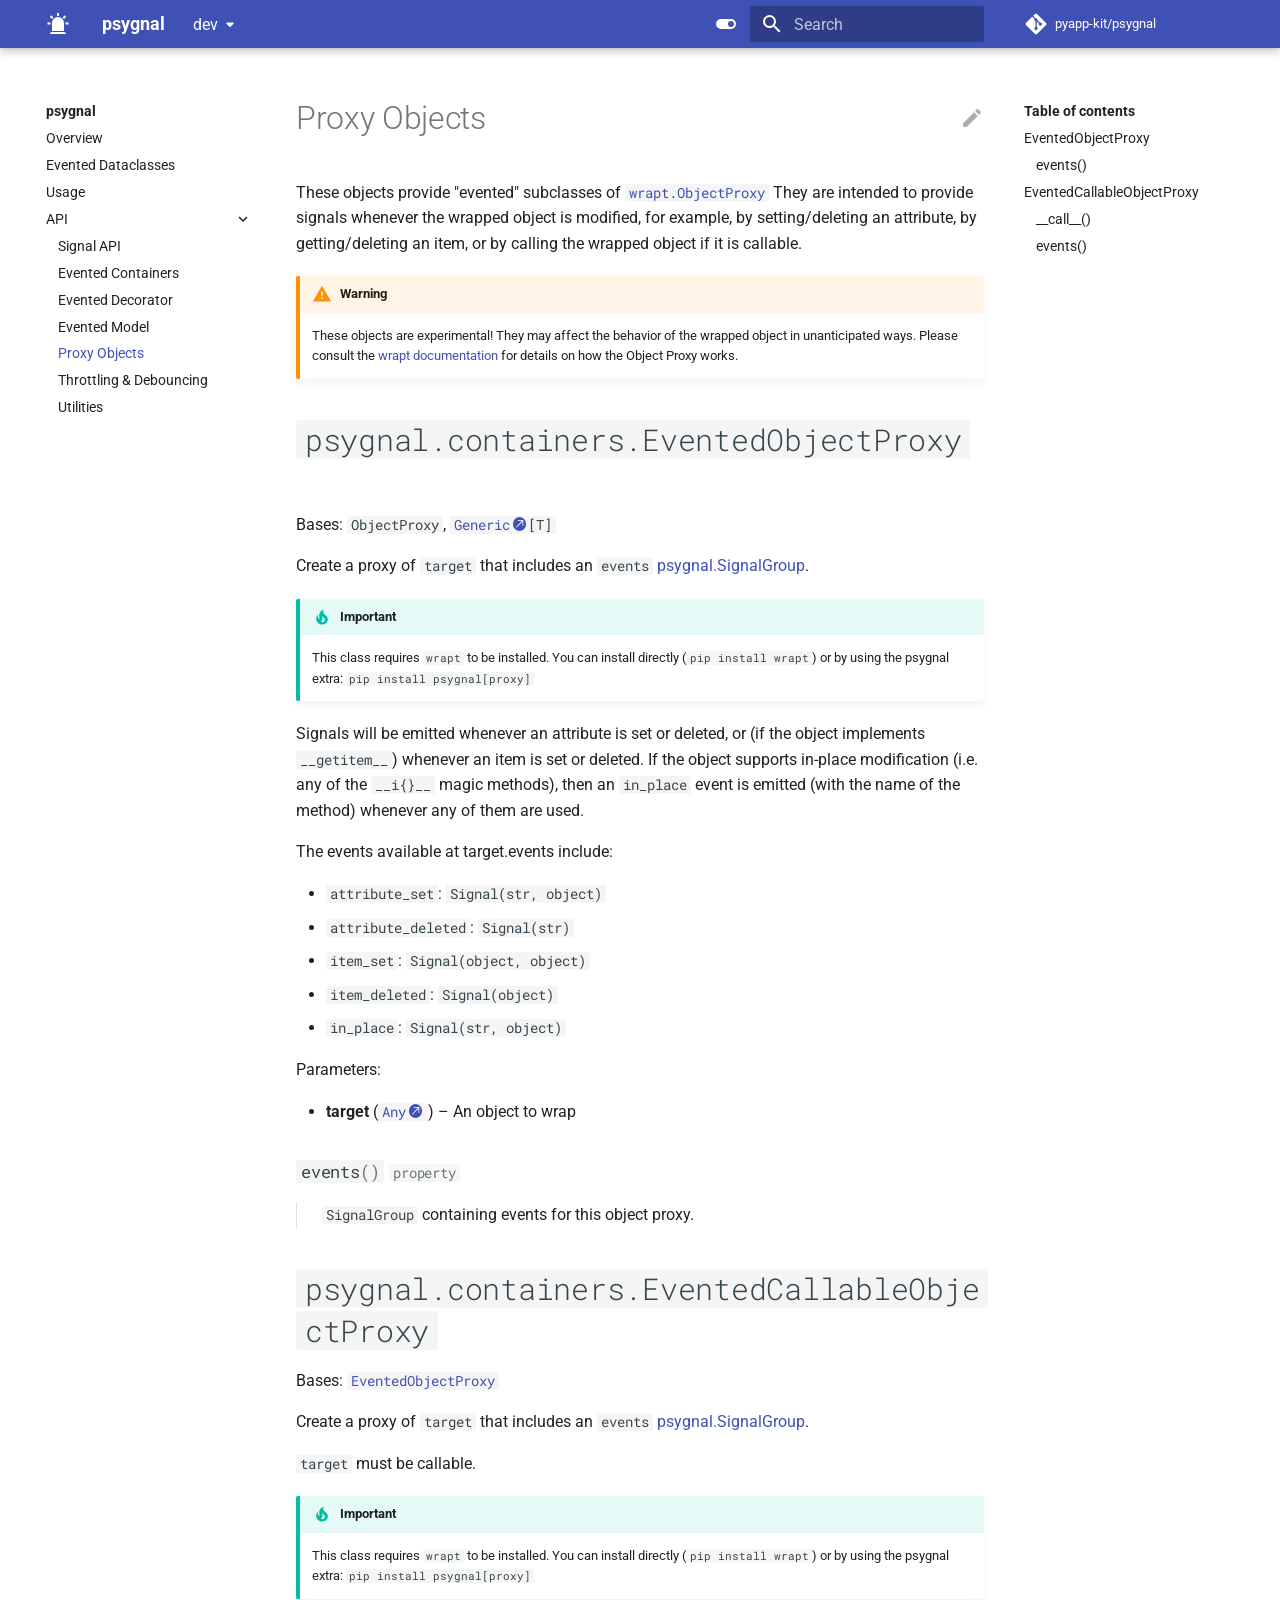
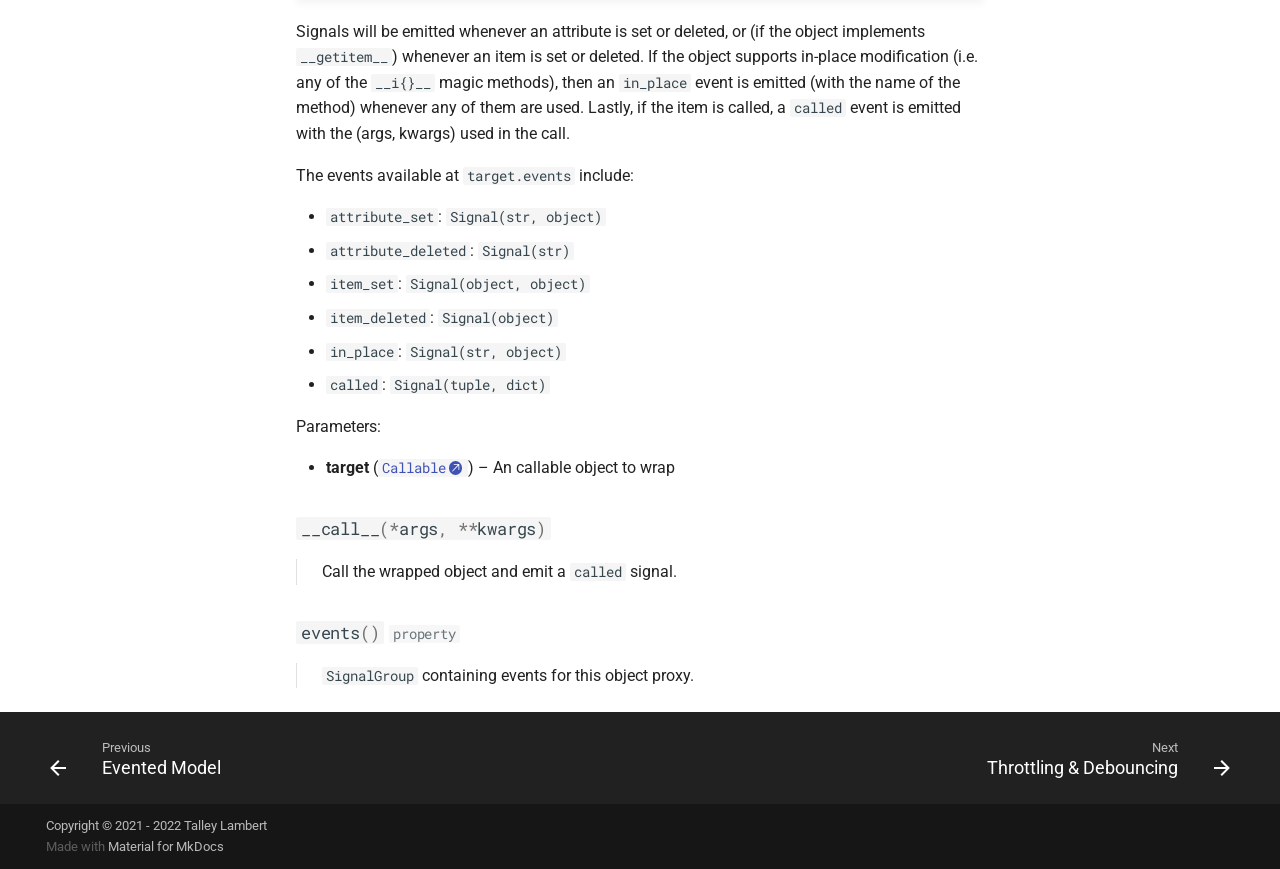
<file: dev/API/proxy/index.html>
<!doctype html><html lang=en class=no-js> <head><meta charset=utf-8><meta name=viewport content="width=device-width,initial-scale=1"><meta name=description content="Pure python callback/event system modeled after Qt Signals"><meta name=author content="Talley Lambert"><link href=https://github.com/pyapp-kit/psygnal/dev/API/proxy/ rel=canonical><link rel=icon href=../../assets/images/favicon.png><meta name=generator content="mkdocs-1.4.2, mkdocs-material-8.5.4"><title>Proxy Objects - psygnal</title><link rel=stylesheet href=../../assets/stylesheets/main.80dcb947.min.css><link rel=stylesheet href=../../assets/stylesheets/palette.cbb835fc.min.css><link rel=preconnect href=https://fonts.gstatic.com crossorigin><link rel=stylesheet href="https://fonts.googleapis.com/css?family=Roboto:300,300i,400,400i,700,700i%7CRoboto+Mono:400,400i,700,700i&display=fallback"><style>:root{--md-text-font:"Roboto";--md-code-font:"Roboto Mono"}</style><link rel=stylesheet href=../../assets/_mkdocstrings.css><link rel=stylesheet href=../../stylesheets/extra.css><script>__md_scope=new URL("../..",location),__md_hash=e=>[...e].reduce((e,_)=>(e<<5)-e+_.charCodeAt(0),0),__md_get=(e,_=localStorage,t=__md_scope)=>JSON.parse(_.getItem(t.pathname+"."+e)),__md_set=(e,_,t=localStorage,a=__md_scope)=>{try{t.setItem(a.pathname+"."+e,JSON.stringify(_))}catch(e){}}</script></head> <body dir=ltr data-md-color-scheme=default data-md-color-primary=indigo data-md-color-accent=indigo> <script>var palette=__md_get("__palette");if(palette&&"object"==typeof palette.color)for(var key of Object.keys(palette.color))document.body.setAttribute("data-md-color-"+key,palette.color[key])</script> <input class=md-toggle data-md-toggle=drawer type=checkbox id=__drawer autocomplete=off> <input class=md-toggle data-md-toggle=search type=checkbox id=__search autocomplete=off> <label class=md-overlay for=__drawer></label> <div data-md-component=skip> <a href=#proxy-objects class=md-skip> Skip to content </a> </div> <div data-md-component=announce> </div> <div data-md-component=outdated hidden> </div> <header class=md-header data-md-component=header> <nav class="md-header__inner md-grid" aria-label=Header> <a href=../.. title=psygnal class="md-header__button md-logo" aria-label=psygnal data-md-component=logo> <svg xmlns=http://www.w3.org/2000/svg viewbox="0 0 24 24"><path d="M6 6.9 3.87 4.78l1.41-1.41L7.4 5.5 6 6.9M13 1v3h-2V1h2m7.13 3.78L18 6.9l-1.4-1.4 2.12-2.13 1.41 1.41M4.5 10.5v2h-3v-2h3m15 0h3v2h-3v-2M6 20h12a2 2 0 0 1 2 2H4a2 2 0 0 1 2-2m6-15a6 6 0 0 1 6 6v8H6v-8a6 6 0 0 1 6-6Z"/></svg> </a> <label class="md-header__button md-icon" for=__drawer> <svg xmlns=http://www.w3.org/2000/svg viewbox="0 0 24 24"><path d="M3 6h18v2H3V6m0 5h18v2H3v-2m0 5h18v2H3v-2Z"/></svg> </label> <div class=md-header__title data-md-component=header-title> <div class=md-header__ellipsis> <div class=md-header__topic> <span class=md-ellipsis> psygnal </span> </div> <div class=md-header__topic data-md-component=header-topic> <span class=md-ellipsis> Proxy Objects </span> </div> </div> </div> <form class=md-header__option data-md-component=palette> <input class=md-option data-md-color-media data-md-color-scheme=default data-md-color-primary=indigo data-md-color-accent=indigo aria-label="Switch to dark mode" type=radio name=__palette id=__palette_1> <label class="md-header__button md-icon" title="Switch to dark mode" for=__palette_2 hidden> <svg xmlns=http://www.w3.org/2000/svg viewbox="0 0 24 24"><path d="M17 7H7a5 5 0 0 0-5 5 5 5 0 0 0 5 5h10a5 5 0 0 0 5-5 5 5 0 0 0-5-5m0 8a3 3 0 0 1-3-3 3 3 0 0 1 3-3 3 3 0 0 1 3 3 3 3 0 0 1-3 3Z"/></svg> </label> <input class=md-option data-md-color-media data-md-color-scheme=slate data-md-color-primary=blue-grey data-md-color-accent=blue-grey aria-label="Switch to light mode" type=radio name=__palette id=__palette_2> <label class="md-header__button md-icon" title="Switch to light mode" for=__palette_1 hidden> <svg xmlns=http://www.w3.org/2000/svg viewbox="0 0 24 24"><path d="M17 6H7c-3.31 0-6 2.69-6 6s2.69 6 6 6h10c3.31 0 6-2.69 6-6s-2.69-6-6-6zm0 10H7c-2.21 0-4-1.79-4-4s1.79-4 4-4h10c2.21 0 4 1.79 4 4s-1.79 4-4 4zM7 9c-1.66 0-3 1.34-3 3s1.34 3 3 3 3-1.34 3-3-1.34-3-3-3z"/></svg> </label> </form> <label class="md-header__button md-icon" for=__search> <svg xmlns=http://www.w3.org/2000/svg viewbox="0 0 24 24"><path d="M9.5 3A6.5 6.5 0 0 1 16 9.5c0 1.61-.59 3.09-1.56 4.23l.27.27h.79l5 5-1.5 1.5-5-5v-.79l-.27-.27A6.516 6.516 0 0 1 9.5 16 6.5 6.5 0 0 1 3 9.5 6.5 6.5 0 0 1 9.5 3m0 2C7 5 5 7 5 9.5S7 14 9.5 14 14 12 14 9.5 12 5 9.5 5Z"/></svg> </label> <div class=md-search data-md-component=search role=dialog> <label class=md-search__overlay for=__search></label> <div class=md-search__inner role=search> <form class=md-search__form name=search> <input type=text class=md-search__input name=query aria-label=Search placeholder=Search autocapitalize=off autocorrect=off autocomplete=off spellcheck=false data-md-component=search-query required> <label class="md-search__icon md-icon" for=__search> <svg xmlns=http://www.w3.org/2000/svg viewbox="0 0 24 24"><path d="M9.5 3A6.5 6.5 0 0 1 16 9.5c0 1.61-.59 3.09-1.56 4.23l.27.27h.79l5 5-1.5 1.5-5-5v-.79l-.27-.27A6.516 6.516 0 0 1 9.5 16 6.5 6.5 0 0 1 3 9.5 6.5 6.5 0 0 1 9.5 3m0 2C7 5 5 7 5 9.5S7 14 9.5 14 14 12 14 9.5 12 5 9.5 5Z"/></svg> <svg xmlns=http://www.w3.org/2000/svg viewbox="0 0 24 24"><path d="M20 11v2H8l5.5 5.5-1.42 1.42L4.16 12l7.92-7.92L13.5 5.5 8 11h12Z"/></svg> </label> <nav class=md-search__options aria-label=Search> <button type=reset class="md-search__icon md-icon" title=Clear aria-label=Clear tabindex=-1> <svg xmlns=http://www.w3.org/2000/svg viewbox="0 0 24 24"><path d="M19 6.41 17.59 5 12 10.59 6.41 5 5 6.41 10.59 12 5 17.59 6.41 19 12 13.41 17.59 19 19 17.59 13.41 12 19 6.41Z"/></svg> </button> </nav> <div class=md-search__suggest data-md-component=search-suggest></div> </form> <div class=md-search__output> <div class=md-search__scrollwrap data-md-scrollfix> <div class=md-search-result data-md-component=search-result> <div class=md-search-result__meta> Initializing search </div> <ol class=md-search-result__list></ol> </div> </div> </div> </div> </div> <div class=md-header__source> <a href=https://github.com/pyapp-kit/psygnal title="Go to repository" class=md-source data-md-component=source> <div class="md-source__icon md-icon"> <svg xmlns=http://www.w3.org/2000/svg viewbox="0 0 448 512"><!-- Font Awesome Free 6.2.0 by @fontawesome - https://fontawesome.com License - https://fontawesome.com/license/free (Icons: CC BY 4.0, Fonts: SIL OFL 1.1, Code: MIT License) Copyright 2022 Fonticons, Inc.--><path d="M439.55 236.05 244 40.45a28.87 28.87 0 0 0-40.81 0l-40.66 40.63 51.52 51.52c27.06-9.14 52.68 16.77 43.39 43.68l49.66 49.66c34.23-11.8 61.18 31 35.47 56.69-26.49 26.49-70.21-2.87-56-37.34L240.22 199v121.85c25.3 12.54 22.26 41.85 9.08 55a34.34 34.34 0 0 1-48.55 0c-17.57-17.6-11.07-46.91 11.25-56v-123c-20.8-8.51-24.6-30.74-18.64-45L142.57 101 8.45 235.14a28.86 28.86 0 0 0 0 40.81l195.61 195.6a28.86 28.86 0 0 0 40.8 0l194.69-194.69a28.86 28.86 0 0 0 0-40.81z"/></svg> </div> <div class=md-source__repository> pyapp-kit/psygnal </div> </a> </div> </nav> </header> <div class=md-container data-md-component=container> <main class=md-main data-md-component=main> <div class="md-main__inner md-grid"> <div class="md-sidebar md-sidebar--primary" data-md-component=sidebar data-md-type=navigation> <div class=md-sidebar__scrollwrap> <div class=md-sidebar__inner> <nav class="md-nav md-nav--primary" aria-label=Navigation data-md-level=0> <label class=md-nav__title for=__drawer> <a href=../.. title=psygnal class="md-nav__button md-logo" aria-label=psygnal data-md-component=logo> <svg xmlns=http://www.w3.org/2000/svg viewbox="0 0 24 24"><path d="M6 6.9 3.87 4.78l1.41-1.41L7.4 5.5 6 6.9M13 1v3h-2V1h2m7.13 3.78L18 6.9l-1.4-1.4 2.12-2.13 1.41 1.41M4.5 10.5v2h-3v-2h3m15 0h3v2h-3v-2M6 20h12a2 2 0 0 1 2 2H4a2 2 0 0 1 2-2m6-15a6 6 0 0 1 6 6v8H6v-8a6 6 0 0 1 6-6Z"/></svg> </a> psygnal </label> <div class=md-nav__source> <a href=https://github.com/pyapp-kit/psygnal title="Go to repository" class=md-source data-md-component=source> <div class="md-source__icon md-icon"> <svg xmlns=http://www.w3.org/2000/svg viewbox="0 0 448 512"><!-- Font Awesome Free 6.2.0 by @fontawesome - https://fontawesome.com License - https://fontawesome.com/license/free (Icons: CC BY 4.0, Fonts: SIL OFL 1.1, Code: MIT License) Copyright 2022 Fonticons, Inc.--><path d="M439.55 236.05 244 40.45a28.87 28.87 0 0 0-40.81 0l-40.66 40.63 51.52 51.52c27.06-9.14 52.68 16.77 43.39 43.68l49.66 49.66c34.23-11.8 61.18 31 35.47 56.69-26.49 26.49-70.21-2.87-56-37.34L240.22 199v121.85c25.3 12.54 22.26 41.85 9.08 55a34.34 34.34 0 0 1-48.55 0c-17.57-17.6-11.07-46.91 11.25-56v-123c-20.8-8.51-24.6-30.74-18.64-45L142.57 101 8.45 235.14a28.86 28.86 0 0 0 0 40.81l195.61 195.6a28.86 28.86 0 0 0 40.8 0l194.69-194.69a28.86 28.86 0 0 0 0-40.81z"/></svg> </div> <div class=md-source__repository> pyapp-kit/psygnal </div> </a> </div> <ul class=md-nav__list data-md-scrollfix> <li class=md-nav__item> <a href=../.. class=md-nav__link> Overview </a> </li> <li class=md-nav__item> <a href=../../dataclasses/ class=md-nav__link> Evented Dataclasses </a> </li> <li class=md-nav__item> <a href=../../usage/ class=md-nav__link> Usage </a> </li> <li class="md-nav__item md-nav__item--active md-nav__item--nested"> <input class="md-nav__toggle md-toggle" data-md-toggle=__nav_4 type=checkbox id=__nav_4 checked> <label class=md-nav__link for=__nav_4> API <span class="md-nav__icon md-icon"></span> </label> <nav class=md-nav aria-label=API data-md-level=1> <label class=md-nav__title for=__nav_4> <span class="md-nav__icon md-icon"></span> API </label> <ul class=md-nav__list data-md-scrollfix> <li class=md-nav__item> <a href=../ class=md-nav__link> Signal API </a> </li> <li class=md-nav__item> <a href=../containers/ class=md-nav__link> Evented Containers </a> </li> <li class=md-nav__item> <a href=../evented/ class=md-nav__link> Evented Decorator </a> </li> <li class=md-nav__item> <a href=../model/ class=md-nav__link> Evented Model </a> </li> <li class="md-nav__item md-nav__item--active"> <input class="md-nav__toggle md-toggle" data-md-toggle=toc type=checkbox id=__toc> <label class="md-nav__link md-nav__link--active" for=__toc> Proxy Objects <span class="md-nav__icon md-icon"></span> </label> <a href=./ class="md-nav__link md-nav__link--active"> Proxy Objects </a> <nav class="md-nav md-nav--secondary" aria-label="Table of contents"> <label class=md-nav__title for=__toc> <span class="md-nav__icon md-icon"></span> Table of contents </label> <ul class=md-nav__list data-md-component=toc data-md-scrollfix> <li class=md-nav__item> <a href=#psygnal.containers.EventedObjectProxy class=md-nav__link> EventedObjectProxy </a> <nav class=md-nav aria-label=EventedObjectProxy> <ul class=md-nav__list> <li class=md-nav__item> <a href=#psygnal.containers._evented_proxy.EventedObjectProxy.events class=md-nav__link> events() </a> </li> </ul> </nav> </li> <li class=md-nav__item> <a href=#psygnal.containers.EventedCallableObjectProxy class=md-nav__link> EventedCallableObjectProxy </a> <nav class=md-nav aria-label=EventedCallableObjectProxy> <ul class=md-nav__list> <li class=md-nav__item> <a href=#psygnal.containers._evented_proxy.EventedCallableObjectProxy.__call__ class=md-nav__link> __call__() </a> </li> <li class=md-nav__item> <a href=#psygnal.containers._evented_proxy.EventedCallableObjectProxy.events class=md-nav__link> events() </a> </li> </ul> </nav> </li> </ul> </nav> </li> <li class=md-nav__item> <a href=../throttler/ class=md-nav__link> Throttling & Debouncing </a> </li> <li class=md-nav__item> <a href=../utilities/ class=md-nav__link> Utilities </a> </li> </ul> </nav> </li> </ul> </nav> </div> </div> </div> <div class="md-sidebar md-sidebar--secondary" data-md-component=sidebar data-md-type=toc> <div class=md-sidebar__scrollwrap> <div class=md-sidebar__inner> <nav class="md-nav md-nav--secondary" aria-label="Table of contents"> <label class=md-nav__title for=__toc> <span class="md-nav__icon md-icon"></span> Table of contents </label> <ul class=md-nav__list data-md-component=toc data-md-scrollfix> <li class=md-nav__item> <a href=#psygnal.containers.EventedObjectProxy class=md-nav__link> EventedObjectProxy </a> <nav class=md-nav aria-label=EventedObjectProxy> <ul class=md-nav__list> <li class=md-nav__item> <a href=#psygnal.containers._evented_proxy.EventedObjectProxy.events class=md-nav__link> events() </a> </li> </ul> </nav> </li> <li class=md-nav__item> <a href=#psygnal.containers.EventedCallableObjectProxy class=md-nav__link> EventedCallableObjectProxy </a> <nav class=md-nav aria-label=EventedCallableObjectProxy> <ul class=md-nav__list> <li class=md-nav__item> <a href=#psygnal.containers._evented_proxy.EventedCallableObjectProxy.__call__ class=md-nav__link> __call__() </a> </li> <li class=md-nav__item> <a href=#psygnal.containers._evented_proxy.EventedCallableObjectProxy.events class=md-nav__link> events() </a> </li> </ul> </nav> </li> </ul> </nav> </div> </div> </div> <div class=md-content data-md-component=content> <article class="md-content__inner md-typeset"> <a href=https://github.com/pyapp-kit/psygnal/edit/master/docs/API/proxy.md title="Edit this page" class="md-content__button md-icon"> <svg xmlns=http://www.w3.org/2000/svg viewbox="0 0 24 24"><path d="M20.71 7.04c.39-.39.39-1.04 0-1.41l-2.34-2.34c-.37-.39-1.02-.39-1.41 0l-1.84 1.83 3.75 3.75M3 17.25V21h3.75L17.81 9.93l-3.75-3.75L3 17.25Z"/></svg> </a> <h1 id=proxy-objects>Proxy Objects<a class=headerlink href=#proxy-objects title="Permanent link">#</a></h1> <p>These objects provide "evented" subclasses of <a href=https://wrapt.readthedocs.io/en/latest/wrappers.html#object-proxy><code>wrapt.ObjectProxy</code></a> They are intended to provide signals whenever the wrapped object is modified, for example, by setting/deleting an attribute, by getting/deleting an item, or by calling the wrapped object if it is callable.</p> <div class="admonition warning"> <p class=admonition-title>Warning</p> <p>These objects are experimental! They may affect the behavior of the wrapped object in unanticipated ways. Please consult the <a href=https://wrapt.readthedocs.io/en/latest/wrappers.html>wrapt documentation</a> for details on how the Object Proxy works.</p> </div> <div class="doc doc-object doc-class"> <h2 id=psygnal.containers.EventedObjectProxy class="doc doc-heading"> <code>psygnal.containers.EventedObjectProxy</code> <a href=#psygnal.containers.EventedObjectProxy class=headerlink title="Permanent link">#</a></h2> <div class="doc doc-contents first"> <p class="doc doc-class-bases"> Bases: <code><span title=wrapt.ObjectProxy>ObjectProxy</span></code>, <code><a class="autorefs autorefs-external" title=typing.Generic href=https://docs.python.org/3/library/typing.html#typing.Generic>Generic</a>[<span title=psygnal.containers._evented_proxy.T>T</span>]</code></p> <p>Create a proxy of <code>target</code> that includes an <code>events</code> <a class="autorefs autorefs-internal" href=../#psygnal.SignalGroup>psygnal.SignalGroup</a>.</p> <div class="admonition important"> <p class=admonition-title>Important</p> <p>This class requires <code>wrapt</code> to be installed. You can install directly (<code>pip install wrapt</code>) or by using the psygnal extra: <code>pip install psygnal[proxy]</code></p> </div> <p>Signals will be emitted whenever an attribute is set or deleted, or (if the object implements <code>__getitem__</code>) whenever an item is set or deleted. If the object supports in-place modification (i.e. any of the <code>__i{}__</code> magic methods), then an <code>in_place</code> event is emitted (with the name of the method) whenever any of them are used.</p> <p>The events available at target.events include:</p> <ul> <li><code>attribute_set</code>: <code>Signal(str, object)</code></li> <li><code>attribute_deleted</code>: <code>Signal(str)</code></li> <li><code>item_set</code>: <code>Signal(object, object)</code></li> <li><code>item_deleted</code>: <code>Signal(object)</code></li> <li><code>in_place</code>: <code>Signal(str, object)</code></li> </ul> <p>Parameters:</p> <ul> <li class=field-body> <b>target</b> (<code><a class="autorefs autorefs-external" title=typing.Any href=https://docs.python.org/3/library/typing.html#typing.Any>Any</a></code>) – <p>An object to wrap</p> </li> </ul> <div class="doc doc-children"> <div class="doc doc-object doc-function"> <h3 id=psygnal.containers._evented_proxy.EventedObjectProxy.events class="doc doc-heading"> <code class="highlight language-python"><span class=n>events</span><span class=p>()</span></code> <span class="doc doc-labels"> <small class="doc doc-label doc-label-property"><code>property</code></small> </span> <a href=#psygnal.containers._evented_proxy.EventedObjectProxy.events class=headerlink title="Permanent link">#</a></h3> <div class="doc doc-contents "> <p><code>SignalGroup</code> containing events for this object proxy.</p> </div> </div> </div> </div> </div> <div class="doc doc-object doc-class"> <h2 id=psygnal.containers.EventedCallableObjectProxy class="doc doc-heading"> <code>psygnal.containers.EventedCallableObjectProxy</code> <a href=#psygnal.containers.EventedCallableObjectProxy class=headerlink title="Permanent link">#</a></h2> <div class="doc doc-contents first"> <p class="doc doc-class-bases"> Bases: <code><a class="autorefs autorefs-internal" title=psygnal.containers._evented_proxy.EventedObjectProxy href=#psygnal.containers.EventedObjectProxy>EventedObjectProxy</a></code></p> <p>Create a proxy of <code>target</code> that includes an <code>events</code> <a class="autorefs autorefs-internal" href=../#psygnal.SignalGroup>psygnal.SignalGroup</a>.</p> <p><code>target</code> must be callable.</p> <div class="admonition important"> <p class=admonition-title>Important</p> <p>This class requires <code>wrapt</code> to be installed. You can install directly (<code>pip install wrapt</code>) or by using the psygnal extra: <code>pip install psygnal[proxy]</code></p> </div> <p>Signals will be emitted whenever an attribute is set or deleted, or (if the object implements <code>__getitem__</code>) whenever an item is set or deleted. If the object supports in-place modification (i.e. any of the <code>__i{}__</code> magic methods), then an <code>in_place</code> event is emitted (with the name of the method) whenever any of them are used. Lastly, if the item is called, a <code>called</code> event is emitted with the (args, kwargs) used in the call.</p> <p>The events available at <code>target.events</code> include:</p> <ul> <li><code>attribute_set</code>: <code>Signal(str, object)</code></li> <li><code>attribute_deleted</code>: <code>Signal(str)</code></li> <li><code>item_set</code>: <code>Signal(object, object)</code></li> <li><code>item_deleted</code>: <code>Signal(object)</code></li> <li><code>in_place</code>: <code>Signal(str, object)</code></li> <li><code>called</code>: <code>Signal(tuple, dict)</code></li> </ul> <p>Parameters:</p> <ul> <li class=field-body> <b>target</b> (<code><a class="autorefs autorefs-external" title=typing.Callable href=https://docs.python.org/3/library/typing.html#typing.Callable>Callable</a></code>) – <p>An callable object to wrap</p> </li> </ul> <div class="doc doc-children"> <div class="doc doc-object doc-function"> <h3 id=psygnal.containers._evented_proxy.EventedCallableObjectProxy.__call__ class="doc doc-heading"> <code class="highlight language-python"><span class=fm>__call__</span><span class=p>(</span><span class=o>*</span><span class=n>args</span><span class=p>,</span> <span class=o>**</span><span class=n>kwargs</span><span class=p>)</span></code> <a href=#psygnal.containers._evented_proxy.EventedCallableObjectProxy.__call__ class=headerlink title="Permanent link">#</a></h3> <div class="doc doc-contents "> <p>Call the wrapped object and emit a <code>called</code> signal.</p> </div> </div> <div class="doc doc-object doc-function"> <h3 id=psygnal.containers._evented_proxy.EventedCallableObjectProxy.events class="doc doc-heading"> <code class="highlight language-python"><span class=n>events</span><span class=p>()</span></code> <span class="doc doc-labels"> <small class="doc doc-label doc-label-property"><code>property</code></small> </span> <a href=#psygnal.containers._evented_proxy.EventedCallableObjectProxy.events class=headerlink title="Permanent link">#</a></h3> <div class="doc doc-contents "> <p><code>SignalGroup</code> containing events for this object proxy.</p> </div> </div> </div> </div> </div> </article> </div> <script>var tabs=__md_get("__tabs");if(Array.isArray(tabs))e:for(var set of document.querySelectorAll(".tabbed-set")){var tab,labels=set.querySelector(".tabbed-labels");for(tab of tabs)for(var label of labels.getElementsByTagName("label"))if(label.innerText.trim()===tab){var input=document.getElementById(label.htmlFor);input.checked=!0;continue e}}</script> </div> </main> <footer class=md-footer> <nav class="md-footer__inner md-grid" aria-label=Footer> <a href=../model/ class="md-footer__link md-footer__link--prev" aria-label="Previous: Evented Model" rel=prev> <div class="md-footer__button md-icon"> <svg xmlns=http://www.w3.org/2000/svg viewbox="0 0 24 24"><path d="M20 11v2H8l5.5 5.5-1.42 1.42L4.16 12l7.92-7.92L13.5 5.5 8 11h12Z"/></svg> </div> <div class=md-footer__title> <div class=md-ellipsis> <span class=md-footer__direction> Previous </span> Evented Model </div> </div> </a> <a href=../throttler/ class="md-footer__link md-footer__link--next" aria-label="Next: Throttling & Debouncing" rel=next> <div class=md-footer__title> <div class=md-ellipsis> <span class=md-footer__direction> Next </span> Throttling & Debouncing </div> </div> <div class="md-footer__button md-icon"> <svg xmlns=http://www.w3.org/2000/svg viewbox="0 0 24 24"><path d="M4 11v2h12l-5.5 5.5 1.42 1.42L19.84 12l-7.92-7.92L10.5 5.5 16 11H4Z"/></svg> </div> </a> </nav> <div class="md-footer-meta md-typeset"> <div class="md-footer-meta__inner md-grid"> <div class=md-copyright> <div class=md-copyright__highlight> Copyright &copy; 2021 - 2022 Talley Lambert </div> Made with <a href=https://squidfunk.github.io/mkdocs-material/ target=_blank rel=noopener> Material for MkDocs </a> </div> </div> </div> </footer> </div> <div class=md-dialog data-md-component=dialog> <div class="md-dialog__inner md-typeset"></div> </div> <script id=__config type=application/json>{"base": "../..", "features": ["navigation.instant", "search.highlight", "search.suggest", "content.tabs.link"], "search": "../../assets/javascripts/workers/search.5bf1dace.min.js", "translations": {"clipboard.copied": "Copied to clipboard", "clipboard.copy": "Copy to clipboard", "search.config.lang": "en", "search.config.pipeline": "trimmer, stopWordFilter", "search.config.separator": "[\\s\\-]+", "search.placeholder": "Search", "search.result.more.one": "1 more on this page", "search.result.more.other": "# more on this page", "search.result.none": "No matching documents", "search.result.one": "1 matching document", "search.result.other": "# matching documents", "search.result.placeholder": "Type to start searching", "search.result.term.missing": "Missing", "select.version.title": "Select version"}, "version": {"provider": "mike"}}</script> <script src=../../assets/javascripts/bundle.078830c0.min.js></script> </body> </html>
</file>
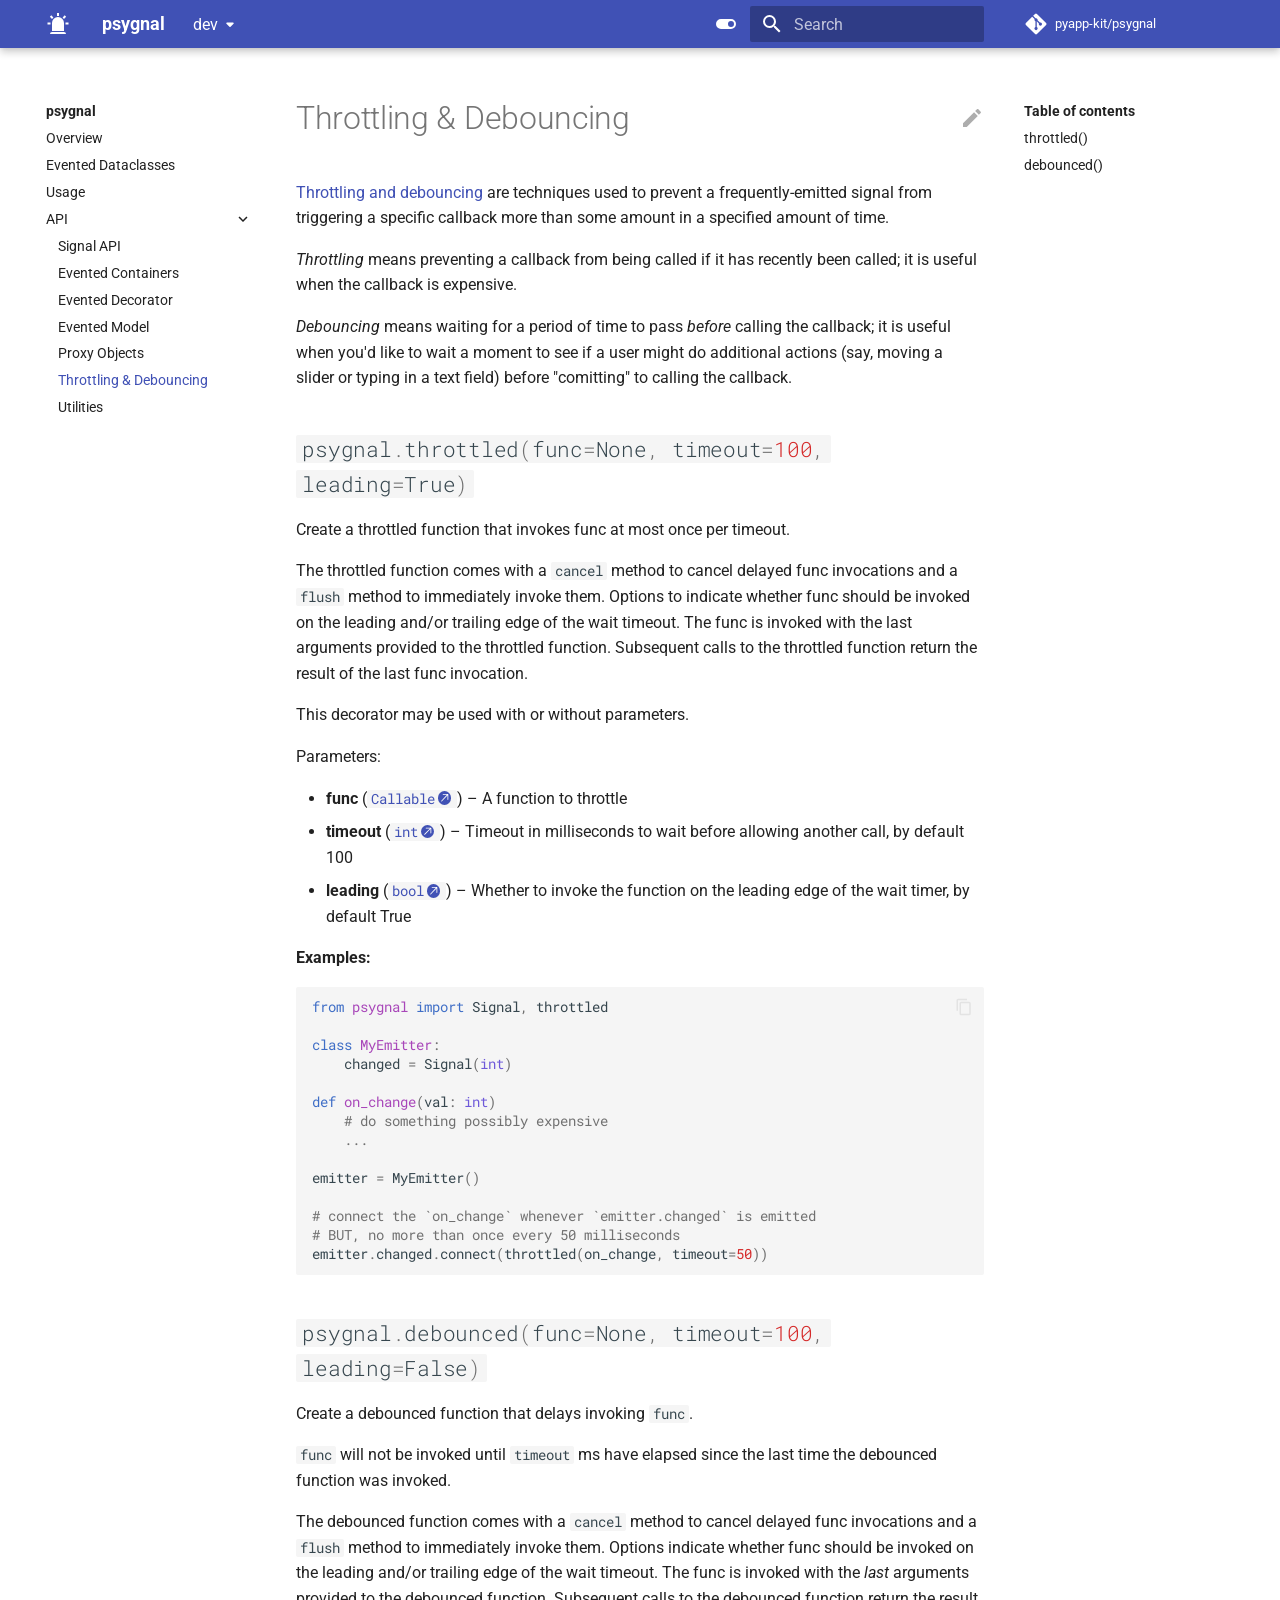
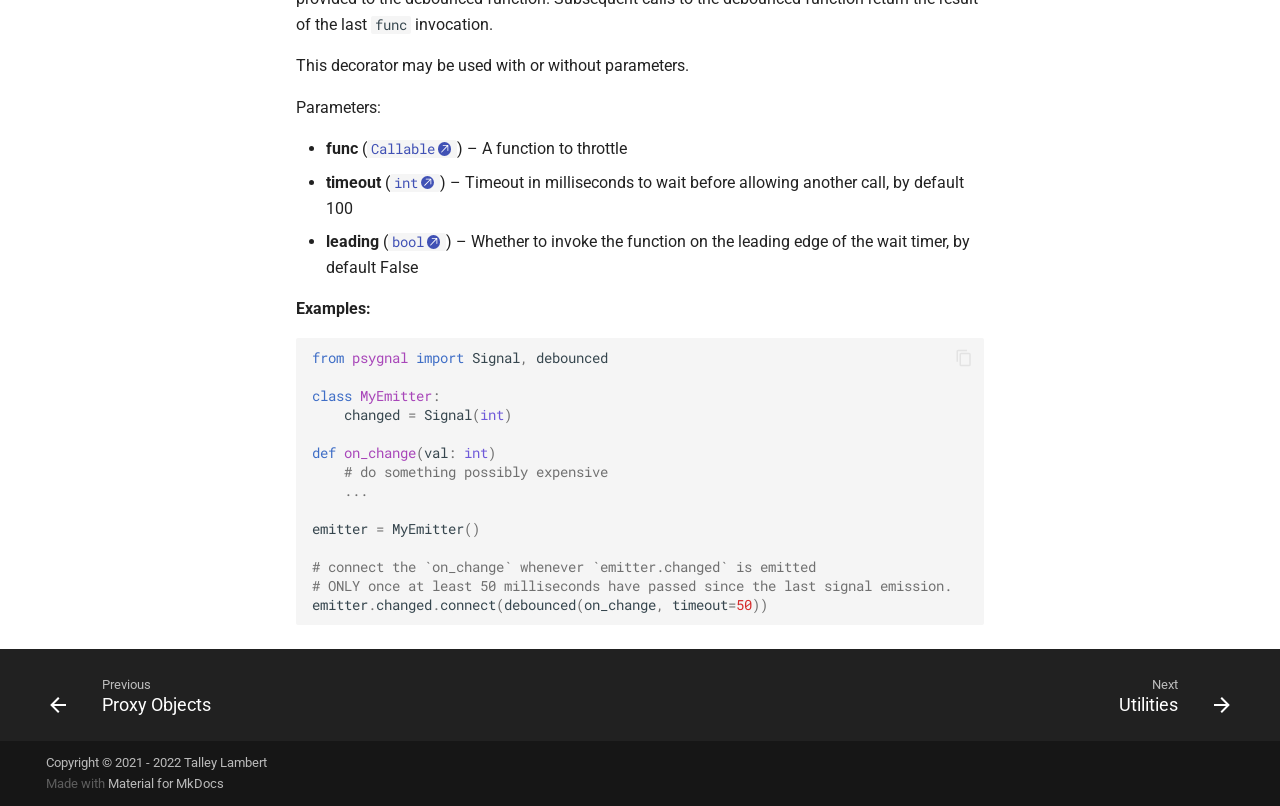
<file: dev/API/throttler/index.html>
<!doctype html><html lang=en class=no-js> <head><meta charset=utf-8><meta name=viewport content="width=device-width,initial-scale=1"><meta name=description content="Pure python callback/event system modeled after Qt Signals"><meta name=author content="Talley Lambert"><link href=https://github.com/pyapp-kit/psygnal/dev/API/throttler/ rel=canonical><link rel=icon href=../../assets/images/favicon.png><meta name=generator content="mkdocs-1.4.2, mkdocs-material-8.5.4"><title>Throttling & Debouncing - psygnal</title><link rel=stylesheet href=../../assets/stylesheets/main.80dcb947.min.css><link rel=stylesheet href=../../assets/stylesheets/palette.cbb835fc.min.css><link rel=preconnect href=https://fonts.gstatic.com crossorigin><link rel=stylesheet href="https://fonts.googleapis.com/css?family=Roboto:300,300i,400,400i,700,700i%7CRoboto+Mono:400,400i,700,700i&display=fallback"><style>:root{--md-text-font:"Roboto";--md-code-font:"Roboto Mono"}</style><link rel=stylesheet href=../../assets/_mkdocstrings.css><link rel=stylesheet href=../../stylesheets/extra.css><script>__md_scope=new URL("../..",location),__md_hash=e=>[...e].reduce((e,_)=>(e<<5)-e+_.charCodeAt(0),0),__md_get=(e,_=localStorage,t=__md_scope)=>JSON.parse(_.getItem(t.pathname+"."+e)),__md_set=(e,_,t=localStorage,a=__md_scope)=>{try{t.setItem(a.pathname+"."+e,JSON.stringify(_))}catch(e){}}</script></head> <body dir=ltr data-md-color-scheme=default data-md-color-primary=indigo data-md-color-accent=indigo> <script>var palette=__md_get("__palette");if(palette&&"object"==typeof palette.color)for(var key of Object.keys(palette.color))document.body.setAttribute("data-md-color-"+key,palette.color[key])</script> <input class=md-toggle data-md-toggle=drawer type=checkbox id=__drawer autocomplete=off> <input class=md-toggle data-md-toggle=search type=checkbox id=__search autocomplete=off> <label class=md-overlay for=__drawer></label> <div data-md-component=skip> <a href=#throttling-debouncing class=md-skip> Skip to content </a> </div> <div data-md-component=announce> </div> <div data-md-component=outdated hidden> </div> <header class=md-header data-md-component=header> <nav class="md-header__inner md-grid" aria-label=Header> <a href=../.. title=psygnal class="md-header__button md-logo" aria-label=psygnal data-md-component=logo> <svg xmlns=http://www.w3.org/2000/svg viewbox="0 0 24 24"><path d="M6 6.9 3.87 4.78l1.41-1.41L7.4 5.5 6 6.9M13 1v3h-2V1h2m7.13 3.78L18 6.9l-1.4-1.4 2.12-2.13 1.41 1.41M4.5 10.5v2h-3v-2h3m15 0h3v2h-3v-2M6 20h12a2 2 0 0 1 2 2H4a2 2 0 0 1 2-2m6-15a6 6 0 0 1 6 6v8H6v-8a6 6 0 0 1 6-6Z"/></svg> </a> <label class="md-header__button md-icon" for=__drawer> <svg xmlns=http://www.w3.org/2000/svg viewbox="0 0 24 24"><path d="M3 6h18v2H3V6m0 5h18v2H3v-2m0 5h18v2H3v-2Z"/></svg> </label> <div class=md-header__title data-md-component=header-title> <div class=md-header__ellipsis> <div class=md-header__topic> <span class=md-ellipsis> psygnal </span> </div> <div class=md-header__topic data-md-component=header-topic> <span class=md-ellipsis> Throttling & Debouncing </span> </div> </div> </div> <form class=md-header__option data-md-component=palette> <input class=md-option data-md-color-media data-md-color-scheme=default data-md-color-primary=indigo data-md-color-accent=indigo aria-label="Switch to dark mode" type=radio name=__palette id=__palette_1> <label class="md-header__button md-icon" title="Switch to dark mode" for=__palette_2 hidden> <svg xmlns=http://www.w3.org/2000/svg viewbox="0 0 24 24"><path d="M17 7H7a5 5 0 0 0-5 5 5 5 0 0 0 5 5h10a5 5 0 0 0 5-5 5 5 0 0 0-5-5m0 8a3 3 0 0 1-3-3 3 3 0 0 1 3-3 3 3 0 0 1 3 3 3 3 0 0 1-3 3Z"/></svg> </label> <input class=md-option data-md-color-media data-md-color-scheme=slate data-md-color-primary=blue-grey data-md-color-accent=blue-grey aria-label="Switch to light mode" type=radio name=__palette id=__palette_2> <label class="md-header__button md-icon" title="Switch to light mode" for=__palette_1 hidden> <svg xmlns=http://www.w3.org/2000/svg viewbox="0 0 24 24"><path d="M17 6H7c-3.31 0-6 2.69-6 6s2.69 6 6 6h10c3.31 0 6-2.69 6-6s-2.69-6-6-6zm0 10H7c-2.21 0-4-1.79-4-4s1.79-4 4-4h10c2.21 0 4 1.79 4 4s-1.79 4-4 4zM7 9c-1.66 0-3 1.34-3 3s1.34 3 3 3 3-1.34 3-3-1.34-3-3-3z"/></svg> </label> </form> <label class="md-header__button md-icon" for=__search> <svg xmlns=http://www.w3.org/2000/svg viewbox="0 0 24 24"><path d="M9.5 3A6.5 6.5 0 0 1 16 9.5c0 1.61-.59 3.09-1.56 4.23l.27.27h.79l5 5-1.5 1.5-5-5v-.79l-.27-.27A6.516 6.516 0 0 1 9.5 16 6.5 6.5 0 0 1 3 9.5 6.5 6.5 0 0 1 9.5 3m0 2C7 5 5 7 5 9.5S7 14 9.5 14 14 12 14 9.5 12 5 9.5 5Z"/></svg> </label> <div class=md-search data-md-component=search role=dialog> <label class=md-search__overlay for=__search></label> <div class=md-search__inner role=search> <form class=md-search__form name=search> <input type=text class=md-search__input name=query aria-label=Search placeholder=Search autocapitalize=off autocorrect=off autocomplete=off spellcheck=false data-md-component=search-query required> <label class="md-search__icon md-icon" for=__search> <svg xmlns=http://www.w3.org/2000/svg viewbox="0 0 24 24"><path d="M9.5 3A6.5 6.5 0 0 1 16 9.5c0 1.61-.59 3.09-1.56 4.23l.27.27h.79l5 5-1.5 1.5-5-5v-.79l-.27-.27A6.516 6.516 0 0 1 9.5 16 6.5 6.5 0 0 1 3 9.5 6.5 6.5 0 0 1 9.5 3m0 2C7 5 5 7 5 9.5S7 14 9.5 14 14 12 14 9.5 12 5 9.5 5Z"/></svg> <svg xmlns=http://www.w3.org/2000/svg viewbox="0 0 24 24"><path d="M20 11v2H8l5.5 5.5-1.42 1.42L4.16 12l7.92-7.92L13.5 5.5 8 11h12Z"/></svg> </label> <nav class=md-search__options aria-label=Search> <button type=reset class="md-search__icon md-icon" title=Clear aria-label=Clear tabindex=-1> <svg xmlns=http://www.w3.org/2000/svg viewbox="0 0 24 24"><path d="M19 6.41 17.59 5 12 10.59 6.41 5 5 6.41 10.59 12 5 17.59 6.41 19 12 13.41 17.59 19 19 17.59 13.41 12 19 6.41Z"/></svg> </button> </nav> <div class=md-search__suggest data-md-component=search-suggest></div> </form> <div class=md-search__output> <div class=md-search__scrollwrap data-md-scrollfix> <div class=md-search-result data-md-component=search-result> <div class=md-search-result__meta> Initializing search </div> <ol class=md-search-result__list></ol> </div> </div> </div> </div> </div> <div class=md-header__source> <a href=https://github.com/pyapp-kit/psygnal title="Go to repository" class=md-source data-md-component=source> <div class="md-source__icon md-icon"> <svg xmlns=http://www.w3.org/2000/svg viewbox="0 0 448 512"><!-- Font Awesome Free 6.2.0 by @fontawesome - https://fontawesome.com License - https://fontawesome.com/license/free (Icons: CC BY 4.0, Fonts: SIL OFL 1.1, Code: MIT License) Copyright 2022 Fonticons, Inc.--><path d="M439.55 236.05 244 40.45a28.87 28.87 0 0 0-40.81 0l-40.66 40.63 51.52 51.52c27.06-9.14 52.68 16.77 43.39 43.68l49.66 49.66c34.23-11.8 61.18 31 35.47 56.69-26.49 26.49-70.21-2.87-56-37.34L240.22 199v121.85c25.3 12.54 22.26 41.85 9.08 55a34.34 34.34 0 0 1-48.55 0c-17.57-17.6-11.07-46.91 11.25-56v-123c-20.8-8.51-24.6-30.74-18.64-45L142.57 101 8.45 235.14a28.86 28.86 0 0 0 0 40.81l195.61 195.6a28.86 28.86 0 0 0 40.8 0l194.69-194.69a28.86 28.86 0 0 0 0-40.81z"/></svg> </div> <div class=md-source__repository> pyapp-kit/psygnal </div> </a> </div> </nav> </header> <div class=md-container data-md-component=container> <main class=md-main data-md-component=main> <div class="md-main__inner md-grid"> <div class="md-sidebar md-sidebar--primary" data-md-component=sidebar data-md-type=navigation> <div class=md-sidebar__scrollwrap> <div class=md-sidebar__inner> <nav class="md-nav md-nav--primary" aria-label=Navigation data-md-level=0> <label class=md-nav__title for=__drawer> <a href=../.. title=psygnal class="md-nav__button md-logo" aria-label=psygnal data-md-component=logo> <svg xmlns=http://www.w3.org/2000/svg viewbox="0 0 24 24"><path d="M6 6.9 3.87 4.78l1.41-1.41L7.4 5.5 6 6.9M13 1v3h-2V1h2m7.13 3.78L18 6.9l-1.4-1.4 2.12-2.13 1.41 1.41M4.5 10.5v2h-3v-2h3m15 0h3v2h-3v-2M6 20h12a2 2 0 0 1 2 2H4a2 2 0 0 1 2-2m6-15a6 6 0 0 1 6 6v8H6v-8a6 6 0 0 1 6-6Z"/></svg> </a> psygnal </label> <div class=md-nav__source> <a href=https://github.com/pyapp-kit/psygnal title="Go to repository" class=md-source data-md-component=source> <div class="md-source__icon md-icon"> <svg xmlns=http://www.w3.org/2000/svg viewbox="0 0 448 512"><!-- Font Awesome Free 6.2.0 by @fontawesome - https://fontawesome.com License - https://fontawesome.com/license/free (Icons: CC BY 4.0, Fonts: SIL OFL 1.1, Code: MIT License) Copyright 2022 Fonticons, Inc.--><path d="M439.55 236.05 244 40.45a28.87 28.87 0 0 0-40.81 0l-40.66 40.63 51.52 51.52c27.06-9.14 52.68 16.77 43.39 43.68l49.66 49.66c34.23-11.8 61.18 31 35.47 56.69-26.49 26.49-70.21-2.87-56-37.34L240.22 199v121.85c25.3 12.54 22.26 41.85 9.08 55a34.34 34.34 0 0 1-48.55 0c-17.57-17.6-11.07-46.91 11.25-56v-123c-20.8-8.51-24.6-30.74-18.64-45L142.57 101 8.45 235.14a28.86 28.86 0 0 0 0 40.81l195.61 195.6a28.86 28.86 0 0 0 40.8 0l194.69-194.69a28.86 28.86 0 0 0 0-40.81z"/></svg> </div> <div class=md-source__repository> pyapp-kit/psygnal </div> </a> </div> <ul class=md-nav__list data-md-scrollfix> <li class=md-nav__item> <a href=../.. class=md-nav__link> Overview </a> </li> <li class=md-nav__item> <a href=../../dataclasses/ class=md-nav__link> Evented Dataclasses </a> </li> <li class=md-nav__item> <a href=../../usage/ class=md-nav__link> Usage </a> </li> <li class="md-nav__item md-nav__item--active md-nav__item--nested"> <input class="md-nav__toggle md-toggle" data-md-toggle=__nav_4 type=checkbox id=__nav_4 checked> <label class=md-nav__link for=__nav_4> API <span class="md-nav__icon md-icon"></span> </label> <nav class=md-nav aria-label=API data-md-level=1> <label class=md-nav__title for=__nav_4> <span class="md-nav__icon md-icon"></span> API </label> <ul class=md-nav__list data-md-scrollfix> <li class=md-nav__item> <a href=../ class=md-nav__link> Signal API </a> </li> <li class=md-nav__item> <a href=../containers/ class=md-nav__link> Evented Containers </a> </li> <li class=md-nav__item> <a href=../evented/ class=md-nav__link> Evented Decorator </a> </li> <li class=md-nav__item> <a href=../model/ class=md-nav__link> Evented Model </a> </li> <li class=md-nav__item> <a href=../proxy/ class=md-nav__link> Proxy Objects </a> </li> <li class="md-nav__item md-nav__item--active"> <input class="md-nav__toggle md-toggle" data-md-toggle=toc type=checkbox id=__toc> <label class="md-nav__link md-nav__link--active" for=__toc> Throttling & Debouncing <span class="md-nav__icon md-icon"></span> </label> <a href=./ class="md-nav__link md-nav__link--active"> Throttling & Debouncing </a> <nav class="md-nav md-nav--secondary" aria-label="Table of contents"> <label class=md-nav__title for=__toc> <span class="md-nav__icon md-icon"></span> Table of contents </label> <ul class=md-nav__list data-md-component=toc data-md-scrollfix> <li class=md-nav__item> <a href=#psygnal.throttled class=md-nav__link> throttled() </a> </li> <li class=md-nav__item> <a href=#psygnal.debounced class=md-nav__link> debounced() </a> </li> </ul> </nav> </li> <li class=md-nav__item> <a href=../utilities/ class=md-nav__link> Utilities </a> </li> </ul> </nav> </li> </ul> </nav> </div> </div> </div> <div class="md-sidebar md-sidebar--secondary" data-md-component=sidebar data-md-type=toc> <div class=md-sidebar__scrollwrap> <div class=md-sidebar__inner> <nav class="md-nav md-nav--secondary" aria-label="Table of contents"> <label class=md-nav__title for=__toc> <span class="md-nav__icon md-icon"></span> Table of contents </label> <ul class=md-nav__list data-md-component=toc data-md-scrollfix> <li class=md-nav__item> <a href=#psygnal.throttled class=md-nav__link> throttled() </a> </li> <li class=md-nav__item> <a href=#psygnal.debounced class=md-nav__link> debounced() </a> </li> </ul> </nav> </div> </div> </div> <div class=md-content data-md-component=content> <article class="md-content__inner md-typeset"> <a href=https://github.com/pyapp-kit/psygnal/edit/master/docs/API/throttler.md title="Edit this page" class="md-content__button md-icon"> <svg xmlns=http://www.w3.org/2000/svg viewbox="0 0 24 24"><path d="M20.71 7.04c.39-.39.39-1.04 0-1.41l-2.34-2.34c-.37-.39-1.02-.39-1.41 0l-1.84 1.83 3.75 3.75M3 17.25V21h3.75L17.81 9.93l-3.75-3.75L3 17.25Z"/></svg> </a> <h1 id=throttling-debouncing>Throttling &amp; Debouncing<a class=headerlink href=#throttling-debouncing title="Permanent link">#</a></h1> <p><a href=https://stackoverflow.com/questions/25991367/difference-between-throttling-and-debouncing-a-function>Throttling and debouncing</a> are techniques used to prevent a frequently-emitted signal from triggering a specific callback more than some amount in a specified amount of time.</p> <p><em>Throttling</em> means preventing a callback from being called if it has recently been called; it is useful when the callback is expensive.</p> <p><em>Debouncing</em> means waiting for a period of time to pass <em>before</em> calling the callback; it is useful when you'd like to wait a moment to see if a user might do additional actions (say, moving a slider or typing in a text field) before "comitting" to calling the callback.</p> <div class="doc doc-object doc-function"> <h2 id=psygnal.throttled class="doc doc-heading"> <code class="highlight language-python"><span class=n>psygnal</span><span class=o>.</span><span class=n>throttled</span><span class=p>(</span><span class=n>func</span><span class=o>=</span><span class=kc>None</span><span class=p>,</span> <span class=n>timeout</span><span class=o>=</span><span class=mi>100</span><span class=p>,</span> <span class=n>leading</span><span class=o>=</span><span class=kc>True</span><span class=p>)</span></code> <a href=#psygnal.throttled class=headerlink title="Permanent link">#</a></h2> <div class="doc doc-contents first"> <p>Create a throttled function that invokes func at most once per timeout.</p> <p>The throttled function comes with a <code>cancel</code> method to cancel delayed func invocations and a <code>flush</code> method to immediately invoke them. Options to indicate whether func should be invoked on the leading and/or trailing edge of the wait timeout. The func is invoked with the last arguments provided to the throttled function. Subsequent calls to the throttled function return the result of the last func invocation.</p> <p>This decorator may be used with or without parameters.</p> <p>Parameters:</p> <ul> <li class=field-body> <b>func</b> (<code><a class="autorefs autorefs-external" title=typing.Callable href=https://docs.python.org/3/library/typing.html#typing.Callable>Callable</a></code>) – <p>A function to throttle</p> </li> <li class=field-body> <b>timeout</b> (<code><a class="autorefs autorefs-external" href=https://docs.python.org/3/library/functions.html#int>int</a></code>) – <p>Timeout in milliseconds to wait before allowing another call, by default 100</p> </li> <li class=field-body> <b>leading</b> (<code><a class="autorefs autorefs-external" href=https://docs.python.org/3/library/functions.html#bool>bool</a></code>) – <p>Whether to invoke the function on the leading edge of the wait timer, by default True</p> </li> </ul> <p><strong>Examples:</strong></p> <div class=highlight><pre><span></span><code><span class=kn>from</span> <span class=nn>psygnal</span> <span class=kn>import</span> <span class=n>Signal</span><span class=p>,</span> <span class=n>throttled</span>

<span class=k>class</span> <span class=nc>MyEmitter</span><span class=p>:</span>
    <span class=n>changed</span> <span class=o>=</span> <span class=n>Signal</span><span class=p>(</span><span class=nb>int</span><span class=p>)</span>

<span class=k>def</span> <span class=nf>on_change</span><span class=p>(</span><span class=n>val</span><span class=p>:</span> <span class=nb>int</span><span class=p>)</span>
    <span class=c1># do something possibly expensive</span>
    <span class=o>...</span>

<span class=n>emitter</span> <span class=o>=</span> <span class=n>MyEmitter</span><span class=p>()</span>

<span class=c1># connect the `on_change` whenever `emitter.changed` is emitted</span>
<span class=c1># BUT, no more than once every 50 milliseconds</span>
<span class=n>emitter</span><span class=o>.</span><span class=n>changed</span><span class=o>.</span><span class=n>connect</span><span class=p>(</span><span class=n>throttled</span><span class=p>(</span><span class=n>on_change</span><span class=p>,</span> <span class=n>timeout</span><span class=o>=</span><span class=mi>50</span><span class=p>))</span>
</code></pre></div> </div> </div> <div class="doc doc-object doc-function"> <h2 id=psygnal.debounced class="doc doc-heading"> <code class="highlight language-python"><span class=n>psygnal</span><span class=o>.</span><span class=n>debounced</span><span class=p>(</span><span class=n>func</span><span class=o>=</span><span class=kc>None</span><span class=p>,</span> <span class=n>timeout</span><span class=o>=</span><span class=mi>100</span><span class=p>,</span> <span class=n>leading</span><span class=o>=</span><span class=kc>False</span><span class=p>)</span></code> <a href=#psygnal.debounced class=headerlink title="Permanent link">#</a></h2> <div class="doc doc-contents first"> <p>Create a debounced function that delays invoking <code>func</code>.</p> <p><code>func</code> will not be invoked until <code>timeout</code> ms have elapsed since the last time the debounced function was invoked.</p> <p>The debounced function comes with a <code>cancel</code> method to cancel delayed func invocations and a <code>flush</code> method to immediately invoke them. Options indicate whether func should be invoked on the leading and/or trailing edge of the wait timeout. The func is invoked with the <em>last</em> arguments provided to the debounced function. Subsequent calls to the debounced function return the result of the last <code>func</code> invocation.</p> <p>This decorator may be used with or without parameters.</p> <p>Parameters:</p> <ul> <li class=field-body> <b>func</b> (<code><a class="autorefs autorefs-external" title=typing.Callable href=https://docs.python.org/3/library/typing.html#typing.Callable>Callable</a></code>) – <p>A function to throttle</p> </li> <li class=field-body> <b>timeout</b> (<code><a class="autorefs autorefs-external" href=https://docs.python.org/3/library/functions.html#int>int</a></code>) – <p>Timeout in milliseconds to wait before allowing another call, by default 100</p> </li> <li class=field-body> <b>leading</b> (<code><a class="autorefs autorefs-external" href=https://docs.python.org/3/library/functions.html#bool>bool</a></code>) – <p>Whether to invoke the function on the leading edge of the wait timer, by default False</p> </li> </ul> <p><strong>Examples:</strong></p> <div class=highlight><pre><span></span><code><span class=kn>from</span> <span class=nn>psygnal</span> <span class=kn>import</span> <span class=n>Signal</span><span class=p>,</span> <span class=n>debounced</span>

<span class=k>class</span> <span class=nc>MyEmitter</span><span class=p>:</span>
    <span class=n>changed</span> <span class=o>=</span> <span class=n>Signal</span><span class=p>(</span><span class=nb>int</span><span class=p>)</span>

<span class=k>def</span> <span class=nf>on_change</span><span class=p>(</span><span class=n>val</span><span class=p>:</span> <span class=nb>int</span><span class=p>)</span>
    <span class=c1># do something possibly expensive</span>
    <span class=o>...</span>

<span class=n>emitter</span> <span class=o>=</span> <span class=n>MyEmitter</span><span class=p>()</span>

<span class=c1># connect the `on_change` whenever `emitter.changed` is emitted</span>
<span class=c1># ONLY once at least 50 milliseconds have passed since the last signal emission.</span>
<span class=n>emitter</span><span class=o>.</span><span class=n>changed</span><span class=o>.</span><span class=n>connect</span><span class=p>(</span><span class=n>debounced</span><span class=p>(</span><span class=n>on_change</span><span class=p>,</span> <span class=n>timeout</span><span class=o>=</span><span class=mi>50</span><span class=p>))</span>
</code></pre></div> </div> </div> </article> </div> <script>var tabs=__md_get("__tabs");if(Array.isArray(tabs))e:for(var set of document.querySelectorAll(".tabbed-set")){var tab,labels=set.querySelector(".tabbed-labels");for(tab of tabs)for(var label of labels.getElementsByTagName("label"))if(label.innerText.trim()===tab){var input=document.getElementById(label.htmlFor);input.checked=!0;continue e}}</script> </div> </main> <footer class=md-footer> <nav class="md-footer__inner md-grid" aria-label=Footer> <a href=../proxy/ class="md-footer__link md-footer__link--prev" aria-label="Previous: Proxy Objects" rel=prev> <div class="md-footer__button md-icon"> <svg xmlns=http://www.w3.org/2000/svg viewbox="0 0 24 24"><path d="M20 11v2H8l5.5 5.5-1.42 1.42L4.16 12l7.92-7.92L13.5 5.5 8 11h12Z"/></svg> </div> <div class=md-footer__title> <div class=md-ellipsis> <span class=md-footer__direction> Previous </span> Proxy Objects </div> </div> </a> <a href=../utilities/ class="md-footer__link md-footer__link--next" aria-label="Next: Utilities" rel=next> <div class=md-footer__title> <div class=md-ellipsis> <span class=md-footer__direction> Next </span> Utilities </div> </div> <div class="md-footer__button md-icon"> <svg xmlns=http://www.w3.org/2000/svg viewbox="0 0 24 24"><path d="M4 11v2h12l-5.5 5.5 1.42 1.42L19.84 12l-7.92-7.92L10.5 5.5 16 11H4Z"/></svg> </div> </a> </nav> <div class="md-footer-meta md-typeset"> <div class="md-footer-meta__inner md-grid"> <div class=md-copyright> <div class=md-copyright__highlight> Copyright &copy; 2021 - 2022 Talley Lambert </div> Made with <a href=https://squidfunk.github.io/mkdocs-material/ target=_blank rel=noopener> Material for MkDocs </a> </div> </div> </div> </footer> </div> <div class=md-dialog data-md-component=dialog> <div class="md-dialog__inner md-typeset"></div> </div> <script id=__config type=application/json>{"base": "../..", "features": ["navigation.instant", "search.highlight", "search.suggest", "content.tabs.link"], "search": "../../assets/javascripts/workers/search.5bf1dace.min.js", "translations": {"clipboard.copied": "Copied to clipboard", "clipboard.copy": "Copy to clipboard", "search.config.lang": "en", "search.config.pipeline": "trimmer, stopWordFilter", "search.config.separator": "[\\s\\-]+", "search.placeholder": "Search", "search.result.more.one": "1 more on this page", "search.result.more.other": "# more on this page", "search.result.none": "No matching documents", "search.result.one": "1 matching document", "search.result.other": "# matching documents", "search.result.placeholder": "Type to start searching", "search.result.term.missing": "Missing", "select.version.title": "Select version"}, "version": {"provider": "mike"}}</script> <script src=../../assets/javascripts/bundle.078830c0.min.js></script> </body> </html>
</file>
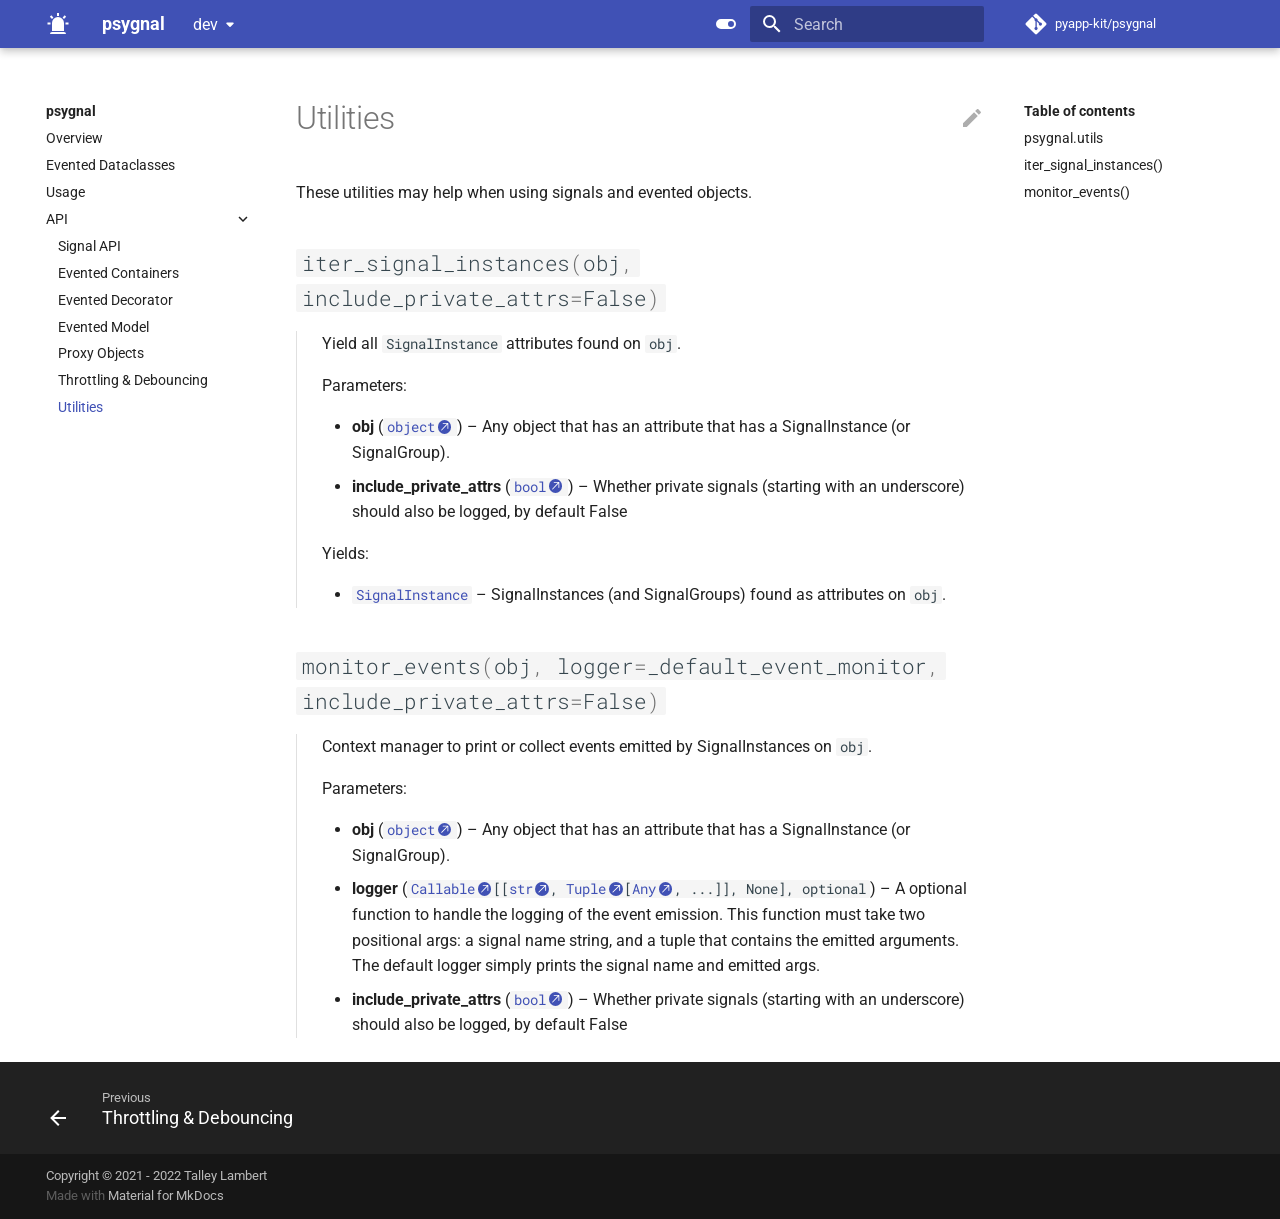
<file: dev/API/utilities/index.html>
<!doctype html><html lang=en class=no-js> <head><meta charset=utf-8><meta name=viewport content="width=device-width,initial-scale=1"><meta name=description content="Pure python callback/event system modeled after Qt Signals"><meta name=author content="Talley Lambert"><link href=https://github.com/pyapp-kit/psygnal/dev/API/utilities/ rel=canonical><link rel=icon href=../../assets/images/favicon.png><meta name=generator content="mkdocs-1.4.2, mkdocs-material-8.5.4"><title>Utilities - psygnal</title><link rel=stylesheet href=../../assets/stylesheets/main.80dcb947.min.css><link rel=stylesheet href=../../assets/stylesheets/palette.cbb835fc.min.css><link rel=preconnect href=https://fonts.gstatic.com crossorigin><link rel=stylesheet href="https://fonts.googleapis.com/css?family=Roboto:300,300i,400,400i,700,700i%7CRoboto+Mono:400,400i,700,700i&display=fallback"><style>:root{--md-text-font:"Roboto";--md-code-font:"Roboto Mono"}</style><link rel=stylesheet href=../../assets/_mkdocstrings.css><link rel=stylesheet href=../../stylesheets/extra.css><script>__md_scope=new URL("../..",location),__md_hash=e=>[...e].reduce((e,_)=>(e<<5)-e+_.charCodeAt(0),0),__md_get=(e,_=localStorage,t=__md_scope)=>JSON.parse(_.getItem(t.pathname+"."+e)),__md_set=(e,_,t=localStorage,a=__md_scope)=>{try{t.setItem(a.pathname+"."+e,JSON.stringify(_))}catch(e){}}</script></head> <body dir=ltr data-md-color-scheme=default data-md-color-primary=indigo data-md-color-accent=indigo> <script>var palette=__md_get("__palette");if(palette&&"object"==typeof palette.color)for(var key of Object.keys(palette.color))document.body.setAttribute("data-md-color-"+key,palette.color[key])</script> <input class=md-toggle data-md-toggle=drawer type=checkbox id=__drawer autocomplete=off> <input class=md-toggle data-md-toggle=search type=checkbox id=__search autocomplete=off> <label class=md-overlay for=__drawer></label> <div data-md-component=skip> <a href=#utilities class=md-skip> Skip to content </a> </div> <div data-md-component=announce> </div> <div data-md-component=outdated hidden> </div> <header class=md-header data-md-component=header> <nav class="md-header__inner md-grid" aria-label=Header> <a href=../.. title=psygnal class="md-header__button md-logo" aria-label=psygnal data-md-component=logo> <svg xmlns=http://www.w3.org/2000/svg viewbox="0 0 24 24"><path d="M6 6.9 3.87 4.78l1.41-1.41L7.4 5.5 6 6.9M13 1v3h-2V1h2m7.13 3.78L18 6.9l-1.4-1.4 2.12-2.13 1.41 1.41M4.5 10.5v2h-3v-2h3m15 0h3v2h-3v-2M6 20h12a2 2 0 0 1 2 2H4a2 2 0 0 1 2-2m6-15a6 6 0 0 1 6 6v8H6v-8a6 6 0 0 1 6-6Z"/></svg> </a> <label class="md-header__button md-icon" for=__drawer> <svg xmlns=http://www.w3.org/2000/svg viewbox="0 0 24 24"><path d="M3 6h18v2H3V6m0 5h18v2H3v-2m0 5h18v2H3v-2Z"/></svg> </label> <div class=md-header__title data-md-component=header-title> <div class=md-header__ellipsis> <div class=md-header__topic> <span class=md-ellipsis> psygnal </span> </div> <div class=md-header__topic data-md-component=header-topic> <span class=md-ellipsis> Utilities </span> </div> </div> </div> <form class=md-header__option data-md-component=palette> <input class=md-option data-md-color-media data-md-color-scheme=default data-md-color-primary=indigo data-md-color-accent=indigo aria-label="Switch to dark mode" type=radio name=__palette id=__palette_1> <label class="md-header__button md-icon" title="Switch to dark mode" for=__palette_2 hidden> <svg xmlns=http://www.w3.org/2000/svg viewbox="0 0 24 24"><path d="M17 7H7a5 5 0 0 0-5 5 5 5 0 0 0 5 5h10a5 5 0 0 0 5-5 5 5 0 0 0-5-5m0 8a3 3 0 0 1-3-3 3 3 0 0 1 3-3 3 3 0 0 1 3 3 3 3 0 0 1-3 3Z"/></svg> </label> <input class=md-option data-md-color-media data-md-color-scheme=slate data-md-color-primary=blue-grey data-md-color-accent=blue-grey aria-label="Switch to light mode" type=radio name=__palette id=__palette_2> <label class="md-header__button md-icon" title="Switch to light mode" for=__palette_1 hidden> <svg xmlns=http://www.w3.org/2000/svg viewbox="0 0 24 24"><path d="M17 6H7c-3.31 0-6 2.69-6 6s2.69 6 6 6h10c3.31 0 6-2.69 6-6s-2.69-6-6-6zm0 10H7c-2.21 0-4-1.79-4-4s1.79-4 4-4h10c2.21 0 4 1.79 4 4s-1.79 4-4 4zM7 9c-1.66 0-3 1.34-3 3s1.34 3 3 3 3-1.34 3-3-1.34-3-3-3z"/></svg> </label> </form> <label class="md-header__button md-icon" for=__search> <svg xmlns=http://www.w3.org/2000/svg viewbox="0 0 24 24"><path d="M9.5 3A6.5 6.5 0 0 1 16 9.5c0 1.61-.59 3.09-1.56 4.23l.27.27h.79l5 5-1.5 1.5-5-5v-.79l-.27-.27A6.516 6.516 0 0 1 9.5 16 6.5 6.5 0 0 1 3 9.5 6.5 6.5 0 0 1 9.5 3m0 2C7 5 5 7 5 9.5S7 14 9.5 14 14 12 14 9.5 12 5 9.5 5Z"/></svg> </label> <div class=md-search data-md-component=search role=dialog> <label class=md-search__overlay for=__search></label> <div class=md-search__inner role=search> <form class=md-search__form name=search> <input type=text class=md-search__input name=query aria-label=Search placeholder=Search autocapitalize=off autocorrect=off autocomplete=off spellcheck=false data-md-component=search-query required> <label class="md-search__icon md-icon" for=__search> <svg xmlns=http://www.w3.org/2000/svg viewbox="0 0 24 24"><path d="M9.5 3A6.5 6.5 0 0 1 16 9.5c0 1.61-.59 3.09-1.56 4.23l.27.27h.79l5 5-1.5 1.5-5-5v-.79l-.27-.27A6.516 6.516 0 0 1 9.5 16 6.5 6.5 0 0 1 3 9.5 6.5 6.5 0 0 1 9.5 3m0 2C7 5 5 7 5 9.5S7 14 9.5 14 14 12 14 9.5 12 5 9.5 5Z"/></svg> <svg xmlns=http://www.w3.org/2000/svg viewbox="0 0 24 24"><path d="M20 11v2H8l5.5 5.5-1.42 1.42L4.16 12l7.92-7.92L13.5 5.5 8 11h12Z"/></svg> </label> <nav class=md-search__options aria-label=Search> <button type=reset class="md-search__icon md-icon" title=Clear aria-label=Clear tabindex=-1> <svg xmlns=http://www.w3.org/2000/svg viewbox="0 0 24 24"><path d="M19 6.41 17.59 5 12 10.59 6.41 5 5 6.41 10.59 12 5 17.59 6.41 19 12 13.41 17.59 19 19 17.59 13.41 12 19 6.41Z"/></svg> </button> </nav> <div class=md-search__suggest data-md-component=search-suggest></div> </form> <div class=md-search__output> <div class=md-search__scrollwrap data-md-scrollfix> <div class=md-search-result data-md-component=search-result> <div class=md-search-result__meta> Initializing search </div> <ol class=md-search-result__list></ol> </div> </div> </div> </div> </div> <div class=md-header__source> <a href=https://github.com/pyapp-kit/psygnal title="Go to repository" class=md-source data-md-component=source> <div class="md-source__icon md-icon"> <svg xmlns=http://www.w3.org/2000/svg viewbox="0 0 448 512"><!-- Font Awesome Free 6.2.0 by @fontawesome - https://fontawesome.com License - https://fontawesome.com/license/free (Icons: CC BY 4.0, Fonts: SIL OFL 1.1, Code: MIT License) Copyright 2022 Fonticons, Inc.--><path d="M439.55 236.05 244 40.45a28.87 28.87 0 0 0-40.81 0l-40.66 40.63 51.52 51.52c27.06-9.14 52.68 16.77 43.39 43.68l49.66 49.66c34.23-11.8 61.18 31 35.47 56.69-26.49 26.49-70.21-2.87-56-37.34L240.22 199v121.85c25.3 12.54 22.26 41.85 9.08 55a34.34 34.34 0 0 1-48.55 0c-17.57-17.6-11.07-46.91 11.25-56v-123c-20.8-8.51-24.6-30.74-18.64-45L142.57 101 8.45 235.14a28.86 28.86 0 0 0 0 40.81l195.61 195.6a28.86 28.86 0 0 0 40.8 0l194.69-194.69a28.86 28.86 0 0 0 0-40.81z"/></svg> </div> <div class=md-source__repository> pyapp-kit/psygnal </div> </a> </div> </nav> </header> <div class=md-container data-md-component=container> <main class=md-main data-md-component=main> <div class="md-main__inner md-grid"> <div class="md-sidebar md-sidebar--primary" data-md-component=sidebar data-md-type=navigation> <div class=md-sidebar__scrollwrap> <div class=md-sidebar__inner> <nav class="md-nav md-nav--primary" aria-label=Navigation data-md-level=0> <label class=md-nav__title for=__drawer> <a href=../.. title=psygnal class="md-nav__button md-logo" aria-label=psygnal data-md-component=logo> <svg xmlns=http://www.w3.org/2000/svg viewbox="0 0 24 24"><path d="M6 6.9 3.87 4.78l1.41-1.41L7.4 5.5 6 6.9M13 1v3h-2V1h2m7.13 3.78L18 6.9l-1.4-1.4 2.12-2.13 1.41 1.41M4.5 10.5v2h-3v-2h3m15 0h3v2h-3v-2M6 20h12a2 2 0 0 1 2 2H4a2 2 0 0 1 2-2m6-15a6 6 0 0 1 6 6v8H6v-8a6 6 0 0 1 6-6Z"/></svg> </a> psygnal </label> <div class=md-nav__source> <a href=https://github.com/pyapp-kit/psygnal title="Go to repository" class=md-source data-md-component=source> <div class="md-source__icon md-icon"> <svg xmlns=http://www.w3.org/2000/svg viewbox="0 0 448 512"><!-- Font Awesome Free 6.2.0 by @fontawesome - https://fontawesome.com License - https://fontawesome.com/license/free (Icons: CC BY 4.0, Fonts: SIL OFL 1.1, Code: MIT License) Copyright 2022 Fonticons, Inc.--><path d="M439.55 236.05 244 40.45a28.87 28.87 0 0 0-40.81 0l-40.66 40.63 51.52 51.52c27.06-9.14 52.68 16.77 43.39 43.68l49.66 49.66c34.23-11.8 61.18 31 35.47 56.69-26.49 26.49-70.21-2.87-56-37.34L240.22 199v121.85c25.3 12.54 22.26 41.85 9.08 55a34.34 34.34 0 0 1-48.55 0c-17.57-17.6-11.07-46.91 11.25-56v-123c-20.8-8.51-24.6-30.74-18.64-45L142.57 101 8.45 235.14a28.86 28.86 0 0 0 0 40.81l195.61 195.6a28.86 28.86 0 0 0 40.8 0l194.69-194.69a28.86 28.86 0 0 0 0-40.81z"/></svg> </div> <div class=md-source__repository> pyapp-kit/psygnal </div> </a> </div> <ul class=md-nav__list data-md-scrollfix> <li class=md-nav__item> <a href=../.. class=md-nav__link> Overview </a> </li> <li class=md-nav__item> <a href=../../dataclasses/ class=md-nav__link> Evented Dataclasses </a> </li> <li class=md-nav__item> <a href=../../usage/ class=md-nav__link> Usage </a> </li> <li class="md-nav__item md-nav__item--active md-nav__item--nested"> <input class="md-nav__toggle md-toggle" data-md-toggle=__nav_4 type=checkbox id=__nav_4 checked> <label class=md-nav__link for=__nav_4> API <span class="md-nav__icon md-icon"></span> </label> <nav class=md-nav aria-label=API data-md-level=1> <label class=md-nav__title for=__nav_4> <span class="md-nav__icon md-icon"></span> API </label> <ul class=md-nav__list data-md-scrollfix> <li class=md-nav__item> <a href=../ class=md-nav__link> Signal API </a> </li> <li class=md-nav__item> <a href=../containers/ class=md-nav__link> Evented Containers </a> </li> <li class=md-nav__item> <a href=../evented/ class=md-nav__link> Evented Decorator </a> </li> <li class=md-nav__item> <a href=../model/ class=md-nav__link> Evented Model </a> </li> <li class=md-nav__item> <a href=../proxy/ class=md-nav__link> Proxy Objects </a> </li> <li class=md-nav__item> <a href=../throttler/ class=md-nav__link> Throttling & Debouncing </a> </li> <li class="md-nav__item md-nav__item--active"> <input class="md-nav__toggle md-toggle" data-md-toggle=toc type=checkbox id=__toc> <label class="md-nav__link md-nav__link--active" for=__toc> Utilities <span class="md-nav__icon md-icon"></span> </label> <a href=./ class="md-nav__link md-nav__link--active"> Utilities </a> <nav class="md-nav md-nav--secondary" aria-label="Table of contents"> <label class=md-nav__title for=__toc> <span class="md-nav__icon md-icon"></span> Table of contents </label> <ul class=md-nav__list data-md-component=toc data-md-scrollfix> <li class=md-nav__item> <a href=#psygnal.utils class=md-nav__link> psygnal.utils </a> </li> <li class=md-nav__item> <a href=#psygnal.utils.iter_signal_instances class=md-nav__link> iter_signal_instances() </a> </li> <li class=md-nav__item> <a href=#psygnal.utils.monitor_events class=md-nav__link> monitor_events() </a> </li> </ul> </nav> </li> </ul> </nav> </li> </ul> </nav> </div> </div> </div> <div class="md-sidebar md-sidebar--secondary" data-md-component=sidebar data-md-type=toc> <div class=md-sidebar__scrollwrap> <div class=md-sidebar__inner> <nav class="md-nav md-nav--secondary" aria-label="Table of contents"> <label class=md-nav__title for=__toc> <span class="md-nav__icon md-icon"></span> Table of contents </label> <ul class=md-nav__list data-md-component=toc data-md-scrollfix> <li class=md-nav__item> <a href=#psygnal.utils class=md-nav__link> psygnal.utils </a> </li> <li class=md-nav__item> <a href=#psygnal.utils.iter_signal_instances class=md-nav__link> iter_signal_instances() </a> </li> <li class=md-nav__item> <a href=#psygnal.utils.monitor_events class=md-nav__link> monitor_events() </a> </li> </ul> </nav> </div> </div> </div> <div class=md-content data-md-component=content> <article class="md-content__inner md-typeset"> <a href=https://github.com/pyapp-kit/psygnal/edit/master/docs/API/utilities.md title="Edit this page" class="md-content__button md-icon"> <svg xmlns=http://www.w3.org/2000/svg viewbox="0 0 24 24"><path d="M20.71 7.04c.39-.39.39-1.04 0-1.41l-2.34-2.34c-.37-.39-1.02-.39-1.41 0l-1.84 1.83 3.75 3.75M3 17.25V21h3.75L17.81 9.93l-3.75-3.75L3 17.25Z"/></svg> </a> <h1 id=utilities>Utilities<a class=headerlink href=#utilities title="Permanent link">#</a></h1> <div class="doc doc-object doc-module"> <a id=psygnal.utils></a> <div class="doc doc-contents first"> <p>These utilities may help when using signals and evented objects.</p> <div class="doc doc-children"> <div class="doc doc-object doc-function"> <h2 id=psygnal.utils.iter_signal_instances class="doc doc-heading"> <code class="highlight language-python"><span class=n>iter_signal_instances</span><span class=p>(</span><span class=n>obj</span><span class=p>,</span> <span class=n>include_private_attrs</span><span class=o>=</span><span class=kc>False</span><span class=p>)</span></code> <a href=#psygnal.utils.iter_signal_instances class=headerlink title="Permanent link">#</a></h2> <div class="doc doc-contents "> <p>Yield all <code>SignalInstance</code> attributes found on <code>obj</code>.</p> <p>Parameters:</p> <ul> <li class=field-body> <b>obj</b> (<code><a class="autorefs autorefs-external" href=https://docs.python.org/3/library/functions.html#object>object</a></code>) – <p>Any object that has an attribute that has a SignalInstance (or SignalGroup).</p> </li> <li class=field-body> <b>include_private_attrs</b> (<code><a class="autorefs autorefs-external" href=https://docs.python.org/3/library/functions.html#bool>bool</a></code>) – <p>Whether private signals (starting with an underscore) should also be logged, by default False</p> </li> </ul> <p>Yields:</p> <ul> <li class=field-body> <code><a class="autorefs autorefs-internal" title=psygnal._signal.SignalInstance href=../#psygnal.SignalInstance>SignalInstance</a></code> – <p>SignalInstances (and SignalGroups) found as attributes on <code>obj</code>.</p> </li> </ul> </div> </div> <div class="doc doc-object doc-function"> <h2 id=psygnal.utils.monitor_events class="doc doc-heading"> <code class="highlight language-python"><span class=n>monitor_events</span><span class=p>(</span><span class=n>obj</span><span class=p>,</span> <span class=n>logger</span><span class=o>=</span><span class=n>_default_event_monitor</span><span class=p>,</span> <span class=n>include_private_attrs</span><span class=o>=</span><span class=kc>False</span><span class=p>)</span></code> <a href=#psygnal.utils.monitor_events class=headerlink title="Permanent link">#</a></h2> <div class="doc doc-contents "> <p>Context manager to print or collect events emitted by SignalInstances on <code>obj</code>.</p> <p>Parameters:</p> <ul> <li class=field-body> <b>obj</b> (<code><a class="autorefs autorefs-external" href=https://docs.python.org/3/library/functions.html#object>object</a></code>) – <p>Any object that has an attribute that has a SignalInstance (or SignalGroup).</p> </li> <li class=field-body> <b>logger</b> (<code><a class="autorefs autorefs-external" title=typing.Callable href=https://docs.python.org/3/library/typing.html#typing.Callable>Callable</a>[[<a class="autorefs autorefs-external" href=https://docs.python.org/3/library/stdtypes.html#str>str</a>, <a class="autorefs autorefs-external" title=typing.Tuple href=https://docs.python.org/3/library/typing.html#typing.Tuple>Tuple</a>[<a class="autorefs autorefs-external" title=typing.Any href=https://docs.python.org/3/library/typing.html#typing.Any>Any</a>, ...]], None], optional</code>) – <p>A optional function to handle the logging of the event emission. This function must take two positional args: a signal name string, and a tuple that contains the emitted arguments. The default logger simply prints the signal name and emitted args.</p> </li> <li class=field-body> <b>include_private_attrs</b> (<code><a class="autorefs autorefs-external" href=https://docs.python.org/3/library/functions.html#bool>bool</a></code>) – <p>Whether private signals (starting with an underscore) should also be logged, by default False</p> </li> </ul> </div> </div> </div> </div> </div> </article> </div> <script>var tabs=__md_get("__tabs");if(Array.isArray(tabs))e:for(var set of document.querySelectorAll(".tabbed-set")){var tab,labels=set.querySelector(".tabbed-labels");for(tab of tabs)for(var label of labels.getElementsByTagName("label"))if(label.innerText.trim()===tab){var input=document.getElementById(label.htmlFor);input.checked=!0;continue e}}</script> </div> </main> <footer class=md-footer> <nav class="md-footer__inner md-grid" aria-label=Footer> <a href=../throttler/ class="md-footer__link md-footer__link--prev" aria-label="Previous: Throttling & Debouncing" rel=prev> <div class="md-footer__button md-icon"> <svg xmlns=http://www.w3.org/2000/svg viewbox="0 0 24 24"><path d="M20 11v2H8l5.5 5.5-1.42 1.42L4.16 12l7.92-7.92L13.5 5.5 8 11h12Z"/></svg> </div> <div class=md-footer__title> <div class=md-ellipsis> <span class=md-footer__direction> Previous </span> Throttling & Debouncing </div> </div> </a> </nav> <div class="md-footer-meta md-typeset"> <div class="md-footer-meta__inner md-grid"> <div class=md-copyright> <div class=md-copyright__highlight> Copyright &copy; 2021 - 2022 Talley Lambert </div> Made with <a href=https://squidfunk.github.io/mkdocs-material/ target=_blank rel=noopener> Material for MkDocs </a> </div> </div> </div> </footer> </div> <div class=md-dialog data-md-component=dialog> <div class="md-dialog__inner md-typeset"></div> </div> <script id=__config type=application/json>{"base": "../..", "features": ["navigation.instant", "search.highlight", "search.suggest", "content.tabs.link"], "search": "../../assets/javascripts/workers/search.5bf1dace.min.js", "translations": {"clipboard.copied": "Copied to clipboard", "clipboard.copy": "Copy to clipboard", "search.config.lang": "en", "search.config.pipeline": "trimmer, stopWordFilter", "search.config.separator": "[\\s\\-]+", "search.placeholder": "Search", "search.result.more.one": "1 more on this page", "search.result.more.other": "# more on this page", "search.result.none": "No matching documents", "search.result.one": "1 matching document", "search.result.other": "# matching documents", "search.result.placeholder": "Type to start searching", "search.result.term.missing": "Missing", "select.version.title": "Select version"}, "version": {"provider": "mike"}}</script> <script src=../../assets/javascripts/bundle.078830c0.min.js></script> </body> </html>
</file>
